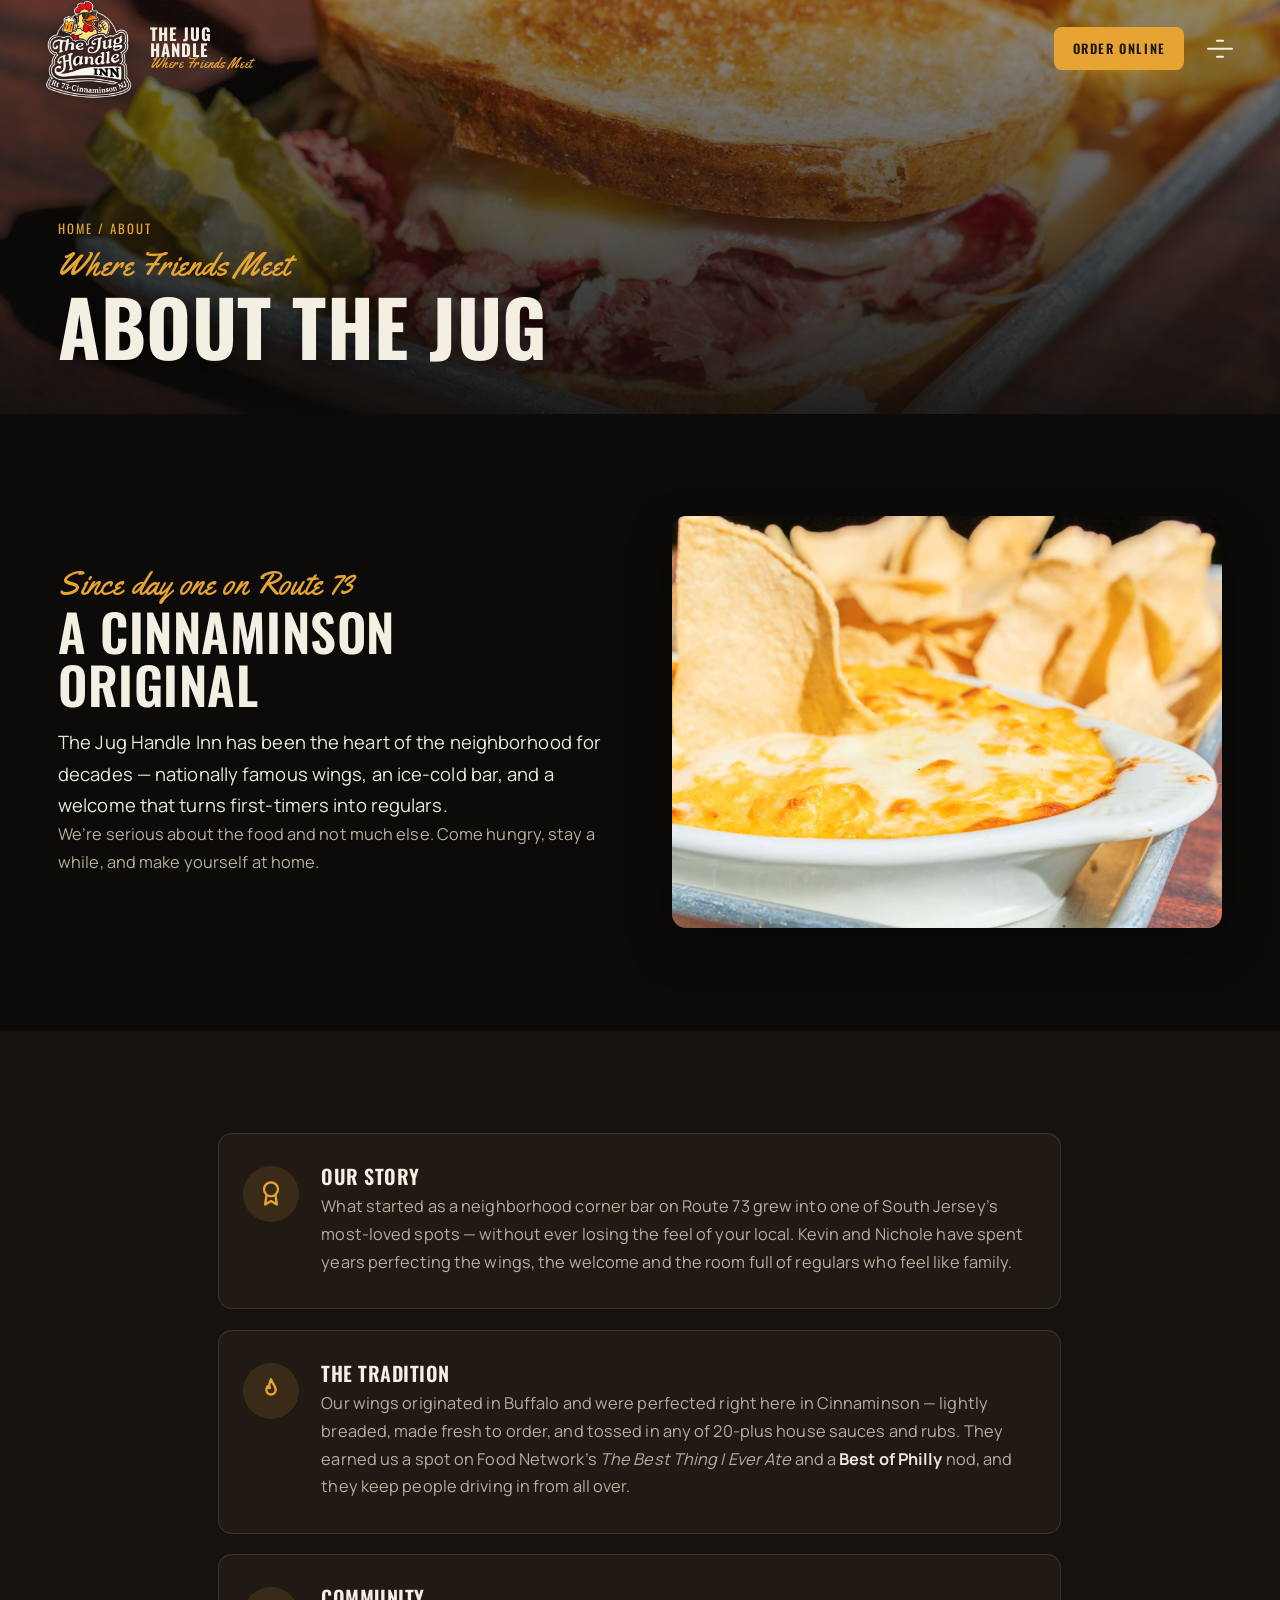
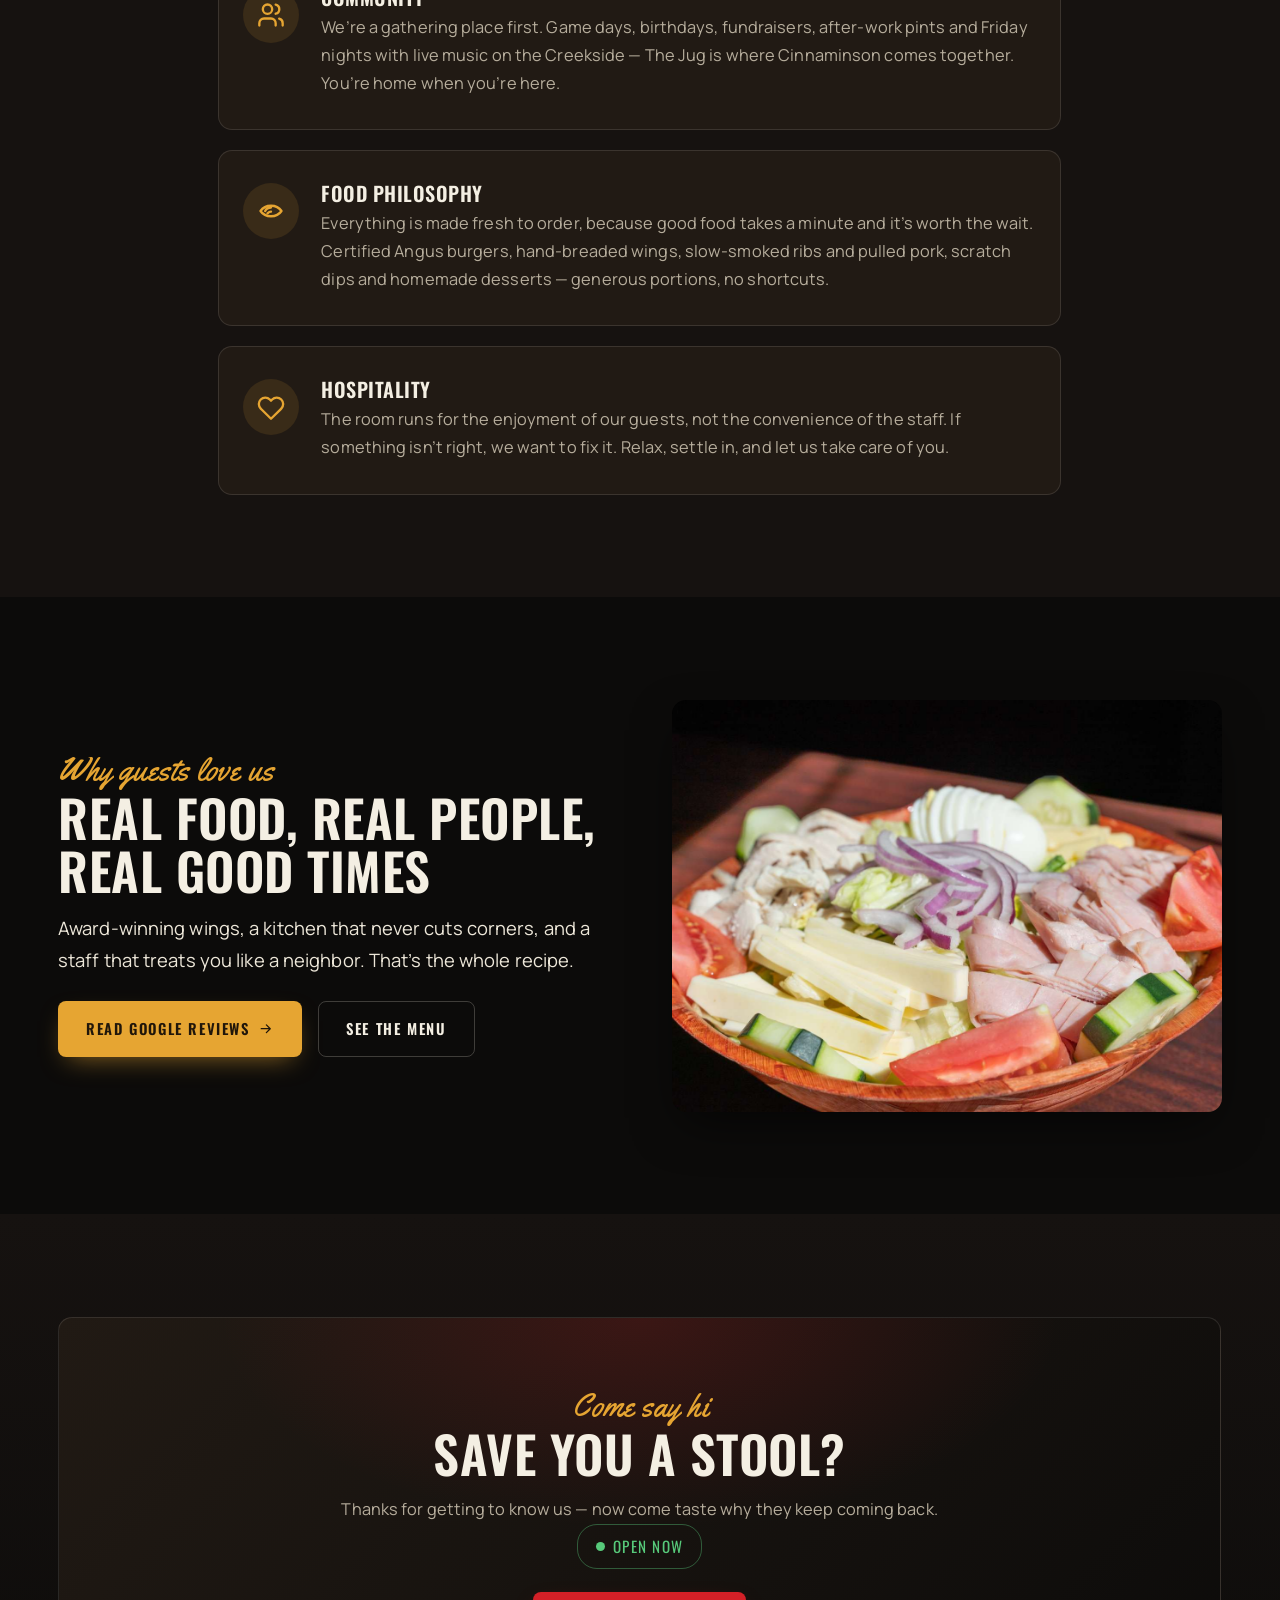
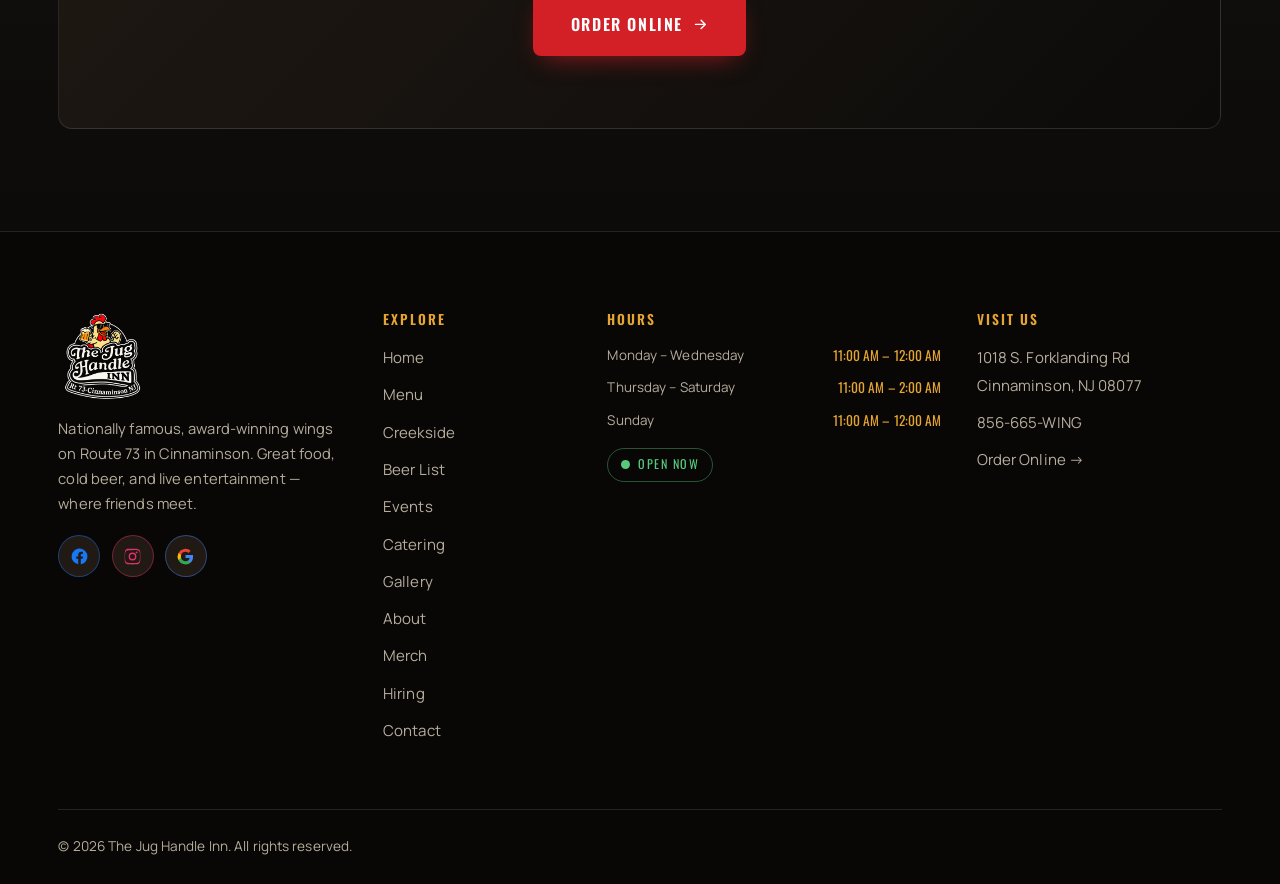
<file: about.html>
<!DOCTYPE html>
<html lang="en" class="no-js">
<head>
  <meta charset="UTF-8">
  <script>document.documentElement.classList.remove("no-js");document.documentElement.classList.add("js");</script>
  <meta name="viewport" content="width=device-width, initial-scale=1.0">
  <title>About | The Jug Handle Inn — Cinnaminson&amp;rsquo;s Home for Wings &amp; Cold Beer</title>
  <meta name="description" content="The story of The Jug Handle Inn: a Cinnaminson original on Route 73 with nationally famous, award-winning wings, made-fresh food, and a welcome that turns first-timers into regulars.">
  <link rel="canonical" href="https://digitaloneweb.github.io/theJugHandleInn/about.html">
  <meta name="theme-color" content="#0c0b0a">

  <!-- Open Graph -->
  <meta property="og:type" content="restaurant">
  <meta property="og:site_name" content="The Jug Handle Inn">
  <meta property="og:title" content="About | The Jug Handle Inn — Cinnaminson&amp;rsquo;s Home for Wings &amp; Cold Beer">
  <meta property="og:description" content="The story of The Jug Handle Inn: a Cinnaminson original on Route 73 with nationally famous, award-winning wings, made-fresh food, and a welcome that turns first-timers into regulars.">
  <meta property="og:url" content="https://digitaloneweb.github.io/theJugHandleInn/about.html">
  <meta property="og:image" content="https://digitaloneweb.github.io/theJugHandleInn/assets/images/logo/og-image.png">

  <!-- Twitter -->
  <meta name="twitter:card" content="summary_large_image">
  <meta name="twitter:title" content="About | The Jug Handle Inn — Cinnaminson&amp;rsquo;s Home for Wings &amp; Cold Beer">
  <meta name="twitter:description" content="The story of The Jug Handle Inn: a Cinnaminson original on Route 73 with nationally famous, award-winning wings, made-fresh food, and a welcome that turns first-timers into regulars.">
  <meta name="twitter:image" content="https://digitaloneweb.github.io/theJugHandleInn/assets/images/logo/og-image.png">

  <!-- Favicons -->
  <link rel="icon" type="image/png" sizes="32x32" href="assets/images/logo/favicon-32.png">
  <link rel="apple-touch-icon" href="assets/images/logo/favicon-180.png">

  <!-- Fonts -->
  <link rel="preconnect" href="https://fonts.googleapis.com">
  <link rel="preconnect" href="https://fonts.gstatic.com" crossorigin>
  <link href="https://fonts.googleapis.com/css2?family=Oswald:wght@300;400;500;600;700&family=Manrope:wght@400;500;600;700;800&family=Yellowtail&display=swap" rel="stylesheet">

  <link rel="stylesheet" href="assets/css/style.css?v=20260630d">

  <script type="application/ld+json">{
  "@context":"https://schema.org",
  "@type":"Restaurant",
  "name":"The Jug Handle Inn",
  "image":"https://digitaloneweb.github.io/theJugHandleInn/assets/images/logo/og-image.png",
  "@id":"https://digitaloneweb.github.io/theJugHandleInn",
  "url":"https://digitaloneweb.github.io/theJugHandleInn",
  "telephone":"856-665-8696",
  "priceRange":"$$",
  "servesCuisine":["American","Bar & Grill","Wings","Burgers"],
  "address":{"@type":"PostalAddress","streetAddress":"1018 S. Forklanding Rd","addressLocality":"Cinnaminson","addressRegion":"NJ","postalCode":"08077","addressCountry":"US"},
  "geo":{"@type":"GeoCoordinates","latitude":39.9912,"longitude":-74.9876},
  "openingHoursSpecification":[
    {"@type":"OpeningHoursSpecification","dayOfWeek":["Monday","Tuesday","Wednesday","Sunday"],"opens":"11:00","closes":"00:00"},
    {"@type":"OpeningHoursSpecification","dayOfWeek":["Thursday","Friday","Saturday"],"opens":"11:00","closes":"02:00"}
  ],
  "sameAs":["https://www.facebook.com/TheJugHandleInn/","https://www.instagram.com/thejughandleinn/"]
}</script>
  
</head>
<body>
<a class="skip-link" href="#main">Skip to content</a>
<header class="site-header">
  <nav class="nav container" aria-label="Primary">
    <a class="nav__brand" href="index.html" aria-label="The Jug Handle Inn home">
      <img src="assets/images/logo/logo.png" alt="The Jug Handle Inn logo — a rooster in sunglasses holding a beer">
      <span class="nav__brand-text">The Jug<br>Handle<small>Where Friends Meet</small></span>
    </a>

    <div class="nav__links" id="nav-links">
        <a href="index.html">Home</a>
        <a href="menu.html">Menu</a>
        <a href="creekside.html">Creekside</a>
        <a href="beer-list.html">Beer List</a>
        <a href="events.html">Events</a>
        <a href="catering.html">Catering</a>
        <a href="gallery.html">Gallery</a>
        <a href="about.html" aria-current="page">About</a>
        <a href="merchandise.html">Merch</a>
        <a href="hiring.html">Hiring</a>
        <a href="contact.html">Contact</a>
    </div>

    <div class="nav__actions">
      <span class="status" data-status aria-live="polite">
        <span class="status__dot"></span><span class="status__text">Checking…</span>
      </span>
      <a class="btn btn--gold btn--sm" href="https://online.skytab.com/7696057f402aea3ac30bc4868bea2866/order-settings" target="_blank" rel="noopener">Order Online</a>
      <button class="nav__toggle" aria-label="Toggle menu" aria-expanded="false" aria-controls="nav-links">
        <span></span>
      </button>
    </div>
  </nav>
</header>
<main id="main">

<section class="page-hero">
  <img src="assets/images/general/about-hero.jpg" alt="The Jug Handle Inn on Route 73" class="page-hero__bg" loading="eager" >
  <div class="container page-hero__inner" data-reveal>
    <p class="breadcrumb"><a href="index.html">Home</a> / About</p>
    <span class="eyebrow">Where Friends Meet</span>
    <h1>About The Jug</h1>
  </div>
</section>

<section class="section">
  <div class="container split">
    <div class="split__body" data-reveal>
      <span class="eyebrow">Since day one on Route 73</span>
      <h2>A Cinnaminson original</h2>
      <p class="lead">The Jug Handle Inn has been the heart of the neighborhood for decades — nationally famous wings, an ice-cold bar, and a welcome that turns first-timers into regulars.</p>
      <p>We&rsquo;re serious about the food and not much else. Come hungry, stay a while, and make yourself at home.</p>
    </div>
    <div class="split__media" data-reveal data-reveal-delay="1"><img src="assets/images/general/about-1.jpg" alt="The bar at The Jug Handle Inn" class="" loading="lazy" ></div>
  </div>
</section>

<section class="section section--wood">
  <div class="container" style="max-width:920px">
    <div class="feature-list"><article class="feature feature--row" data-reveal data-reveal-delay="0"><span class="feature__ico"><svg viewBox="0 0 24 24" fill="none" stroke="currentColor" stroke-width="2" stroke-linecap="round" stroke-linejoin="round"><circle cx="12" cy="8" r="6"/><path d="m8.2 13-1.2 8L12 18l5 3-1.2-8"/></svg></span><div><h3>Our Story</h3><p>What started as a neighborhood corner bar on Route 73 grew into one of South Jersey&rsquo;s most-loved spots — without ever losing the feel of your local. Kevin and Nichole have spent years perfecting the wings, the welcome and the room full of regulars who feel like family.</p></div></article><article class="feature feature--row" data-reveal data-reveal-delay="1"><span class="feature__ico"><svg viewBox="0 0 24 24" fill="none" stroke="currentColor" stroke-width="2" stroke-linecap="round" stroke-linejoin="round"><path d="M12 2c1 4 4 5 4 9a4 4 0 0 1-8 0c0-1 .4-2 1-3 .3 1 1 1.5 2 1.5C10 7 11 4 12 2Z"/></svg></span><div><h3>The Tradition</h3><p>Our wings originated in Buffalo and were perfected right here in Cinnaminson — lightly breaded, made fresh to order, and tossed in any of 20-plus house sauces and rubs. They earned us a spot on Food Network&rsquo;s <em>The Best Thing I Ever Ate</em> and a <strong>Best of Philly</strong> nod, and they keep people driving in from all over.</p></div></article><article class="feature feature--row" data-reveal data-reveal-delay="2"><span class="feature__ico"><svg viewBox="0 0 24 24" fill="none" stroke="currentColor" stroke-width="2" stroke-linecap="round" stroke-linejoin="round"><path d="M16 21v-2a4 4 0 0 0-4-4H6a4 4 0 0 0-4 4v2"/><circle cx="9" cy="7" r="4"/><path d="M22 21v-2a4 4 0 0 0-3-3.9M16 3.1a4 4 0 0 1 0 7.8"/></svg></span><div><h3>Community</h3><p>We&rsquo;re a gathering place first. Game days, birthdays, fundraisers, after-work pints and Friday nights with live music on the Creekside — The Jug is where Cinnaminson comes together. You&rsquo;re home when you&rsquo;re here.</p></div></article><article class="feature feature--row" data-reveal data-reveal-delay="0"><span class="feature__ico"><svg viewBox="0 0 24 24" fill="none" stroke="currentColor" stroke-width="2" stroke-linecap="round" stroke-linejoin="round"><path d="M3 12c4-6 14-6 18 0-4 6-14 6-18 0Z"/><path d="M7 12c1-2 3-3 5-3M9 14c1-1 2-1.5 3-1.5"/></svg></span><div><h3>Food Philosophy</h3><p>Everything is made fresh to order, because good food takes a minute and it&rsquo;s worth the wait. Certified Angus burgers, hand-breaded wings, slow-smoked ribs and pulled pork, scratch dips and homemade desserts — generous portions, no shortcuts.</p></div></article><article class="feature feature--row" data-reveal data-reveal-delay="1"><span class="feature__ico"><svg viewBox="0 0 24 24" fill="none" stroke="currentColor" stroke-width="2" stroke-linecap="round" stroke-linejoin="round"><path d="M20.8 5.6a5.5 5.5 0 0 0-7.8 0L12 6.6l-1-1a5.5 5.5 0 0 0-7.8 7.8l1 1 7.8 7.7 7.8-7.7 1-1a5.5 5.5 0 0 0 0-7.8Z"/></svg></span><div><h3>Hospitality</h3><p>The room runs for the enjoyment of our guests, not the convenience of the staff. If something isn&rsquo;t right, we want to fix it. Relax, settle in, and let us take care of you.</p></div></article></div>
  </div>
</section>

<section class="section">
  <div class="container split split--reverse">
    <div class="split__media" data-reveal><img src="assets/images/general/about-2.jpg" alt="Live music on the Creekside" class="" loading="lazy" ></div>
    <div class="split__body" data-reveal data-reveal-delay="1">
      <span class="eyebrow">Why guests love us</span>
      <h2>Real food, real people, real&nbsp;good&nbsp;times</h2>
      <p class="lead">Award-winning wings, a kitchen that never cuts corners, and a staff that treats you like a neighbor. That&rsquo;s the whole recipe.</p>
      <div class="hero__cta" style="margin-top:1.6rem">
        <a class="btn btn--gold" href="https://share.google/TAHXh9fkQX0eW2FaK" target="_blank" rel="noopener">Read Google Reviews <svg viewBox="0 0 24 24" fill="none" stroke="currentColor" stroke-width="2" stroke-linecap="round" stroke-linejoin="round"><path d="M5 12h14M13 6l6 6-6 6"/></svg></a>
        <a class="btn btn--ghost" href="menu.html">See the Menu</a>
      </div>
    </div>
  </div>
</section>

<section class="section section--wood2">
  <div class="container"><div class="callout" data-reveal>
    <span class="eyebrow">Come say hi</span>
    <h2>Save you a stool?</h2>
    <p class="measure mx-auto">Thanks for getting to know us — now come taste why they keep coming back. <span class="status status--lg" data-status><span class="status__dot"></span><span class="status__text">Checking…</span></span></p>
    <a class="btn btn--primary btn--lg" href="https://online.skytab.com/7696057f402aea3ac30bc4868bea2866/order-settings" target="_blank" rel="noopener">Order Online <svg viewBox="0 0 24 24" fill="none" stroke="currentColor" stroke-width="2" stroke-linecap="round" stroke-linejoin="round"><path d="M5 12h14M13 6l6 6-6 6"/></svg></a>
  </div></div>
</section>

</main>
<footer class="site-footer">
  <div class="container">
    <div class="footer-grid">
      <div class="footer-brand">
        <img src="assets/images/logo/logo.png" alt="The Jug Handle Inn logo">
        <p>Nationally famous, award-winning wings on Route 73 in Cinnaminson. Great food, cold beer, and live entertainment — where friends meet.</p>
        <div class="socials">
          <a href="https://www.facebook.com/TheJugHandleInn/" target="_blank" rel="noopener" aria-label="Facebook"><svg viewBox="0 0 24 24" fill="currentColor" aria-hidden="true"><path d="M22 12a10 10 0 1 0-11.6 9.9v-7H7.9V12h2.5V9.8c0-2.5 1.5-3.9 3.8-3.9 1.1 0 2.2.2 2.2.2v2.5h-1.2c-1.2 0-1.6.8-1.6 1.6V12h2.7l-.4 2.9h-2.3v7A10 10 0 0 0 22 12Z"/></svg></a>
          <a href="https://www.instagram.com/thejughandleinn/" target="_blank" rel="noopener" aria-label="Instagram"><svg viewBox="0 0 24 24" fill="currentColor" aria-hidden="true"><path d="M12 2.2c3.2 0 3.6 0 4.9.1 1.2.1 1.8.3 2.2.4.6.2 1 .5 1.4.9.4.4.7.8.9 1.4.2.5.4 1.1.4 2.2.1 1.3.1 1.7.1 4.9s0 3.6-.1 4.9c-.1 1.2-.3 1.8-.4 2.2-.2.6-.5 1-.9 1.4-.4.4-.8.7-1.4.9-.5.2-1.1.4-2.2.4-1.3.1-1.7.1-4.9.1s-3.6 0-4.9-.1c-1.2-.1-1.8-.3-2.2-.4-.6-.2-1-.5-1.4-.9-.4-.4-.7-.8-.9-1.4-.2-.5-.4-1.1-.4-2.2C2.2 15.6 2.2 15.2 2.2 12s0-3.6.1-4.9c.1-1.2.3-1.8.4-2.2.2-.6.5-1 .9-1.4.4-.4.8-.7 1.4-.9.5-.2 1.1-.4 2.2-.4C8.4 2.2 8.8 2.2 12 2.2Zm0 1.8c-3.1 0-3.5 0-4.7.1-1.1.1-1.7.2-2.1.4-.5.2-.9.4-1.3.8-.4.4-.6.8-.8 1.3-.2.4-.3 1-.4 2.1C2.6 9.7 2.6 10.1 2.6 12s0 2.3.1 3.5c.1 1.1.2 1.7.4 2.1.2.5.4.9.8 1.3.4.4.8.6 1.3.8.4.2 1 .3 2.1.4 1.2.1 1.6.1 4.7.1s3.5 0 4.7-.1c1.1-.1 1.7-.2 2.1-.4.5-.2.9-.4 1.3-.8.4-.4.6-.8.8-1.3.2-.4.3-1 .4-2.1.1-1.2.1-1.6.1-3.5s0-2.3-.1-3.5c-.1-1.1-.2-1.7-.4-2.1-.2-.5-.4-.9-.8-1.3-.4-.4-.8-.6-1.3-.8-.4-.2-1-.3-2.1-.4C15.5 4 15.1 4 12 4Zm0 3.1A4.9 4.9 0 1 1 7.1 12 4.9 4.9 0 0 1 12 7.1Zm0 8.1A3.2 3.2 0 1 0 8.8 12 3.2 3.2 0 0 0 12 15.2Zm6.3-8.3a1.15 1.15 0 1 1-1.15-1.15A1.15 1.15 0 0 1 18.3 6.9Z"/></svg></a>
          <a href="https://share.google/TAHXh9fkQX0eW2FaK" target="_blank" rel="noopener" aria-label="Google Reviews"><svg viewBox="0 0 24 24" fill="currentColor" aria-hidden="true"><path d="M21.6 12.2c0-.7-.1-1.4-.2-2H12v3.8h5.4a4.6 4.6 0 0 1-2 3v2.5h3.2c1.9-1.7 3-4.3 3-7.3Z"/><path d="M12 22c2.7 0 5-.9 6.6-2.4l-3.2-2.5c-.9.6-2 .9-3.4.9-2.6 0-4.8-1.7-5.6-4.1H3.1v2.6A10 10 0 0 0 12 22Z"/><path d="M6.4 13.9a6 6 0 0 1 0-3.8V7.5H3.1a10 10 0 0 0 0 9l3.3-2.6Z"/><path d="M12 6.1c1.5 0 2.8.5 3.8 1.5l2.8-2.8A10 10 0 0 0 3.1 7.5l3.3 2.6C7.2 7.7 9.4 6.1 12 6.1Z"/></svg></a>
        </div>
      </div>

      <div class="footer-col">
        <h4>EXPLORE</h4>
        <ul>
          <li><a href="index.html">Home</a></li>
          <li><a href="menu.html">Menu</a></li>
          <li><a href="creekside.html">Creekside</a></li>
          <li><a href="beer-list.html">Beer List</a></li>
          <li><a href="events.html">Events</a></li>
          <li><a href="catering.html">Catering</a></li>
          <li><a href="gallery.html">Gallery</a></li>
          <li><a href="about.html">About</a></li>
          <li><a href="merchandise.html">Merch</a></li>
          <li><a href="hiring.html">Hiring</a></li>
          <li><a href="contact.html">Contact</a></li>
        </ul>
      </div>

      <div class="footer-col">
        <h4>HOURS</h4>
        <ul class="footer-hours">
          <li><span>Monday – Wednesday</span><span>11:00 AM – 12:00 AM</span></li>
          <li><span>Thursday – Saturday</span><span>11:00 AM – 2:00 AM</span></li>
          <li><span>Sunday</span><span>11:00 AM – 12:00 AM</span></li>
        </ul>
        <p style="margin-top:1rem">
          <span class="status" data-status><span class="status__dot"></span><span class="status__text">Checking…</span></span>
        </p>
      </div>

      <div class="footer-col">
        <h4>VISIT US</h4>
        <ul>
          <li><a href="https://maps.app.goo.gl/6b174tuCh4UDP8sJ7" target="_blank" rel="noopener">1018 S. Forklanding Rd<br>Cinnaminson, NJ 08077</a></li>
          <li><a href="tel:+18566659464">856-665-WING</a></li>
          <li><a href="https://online.skytab.com/7696057f402aea3ac30bc4868bea2866/order-settings" target="_blank" rel="noopener">Order Online &rarr;</a></li>
        </ul>
      </div>
    </div>

    <div class="footer-bottom">
      <p>&copy; <span data-year>2026</span> The Jug Handle Inn. All rights reserved.</p>
    </div>
  </div>
</footer>

<button class="to-top" aria-label="Back to top"><svg viewBox="0 0 24 24" fill="none" stroke="currentColor" stroke-width="2.4" stroke-linecap="round" stroke-linejoin="round"><path d="M12 19V5M6 11l6-6 6 6"/></svg></button>
<script src="assets/js/main.js?v=20260630d"></script>
</body>
</html>
</file>
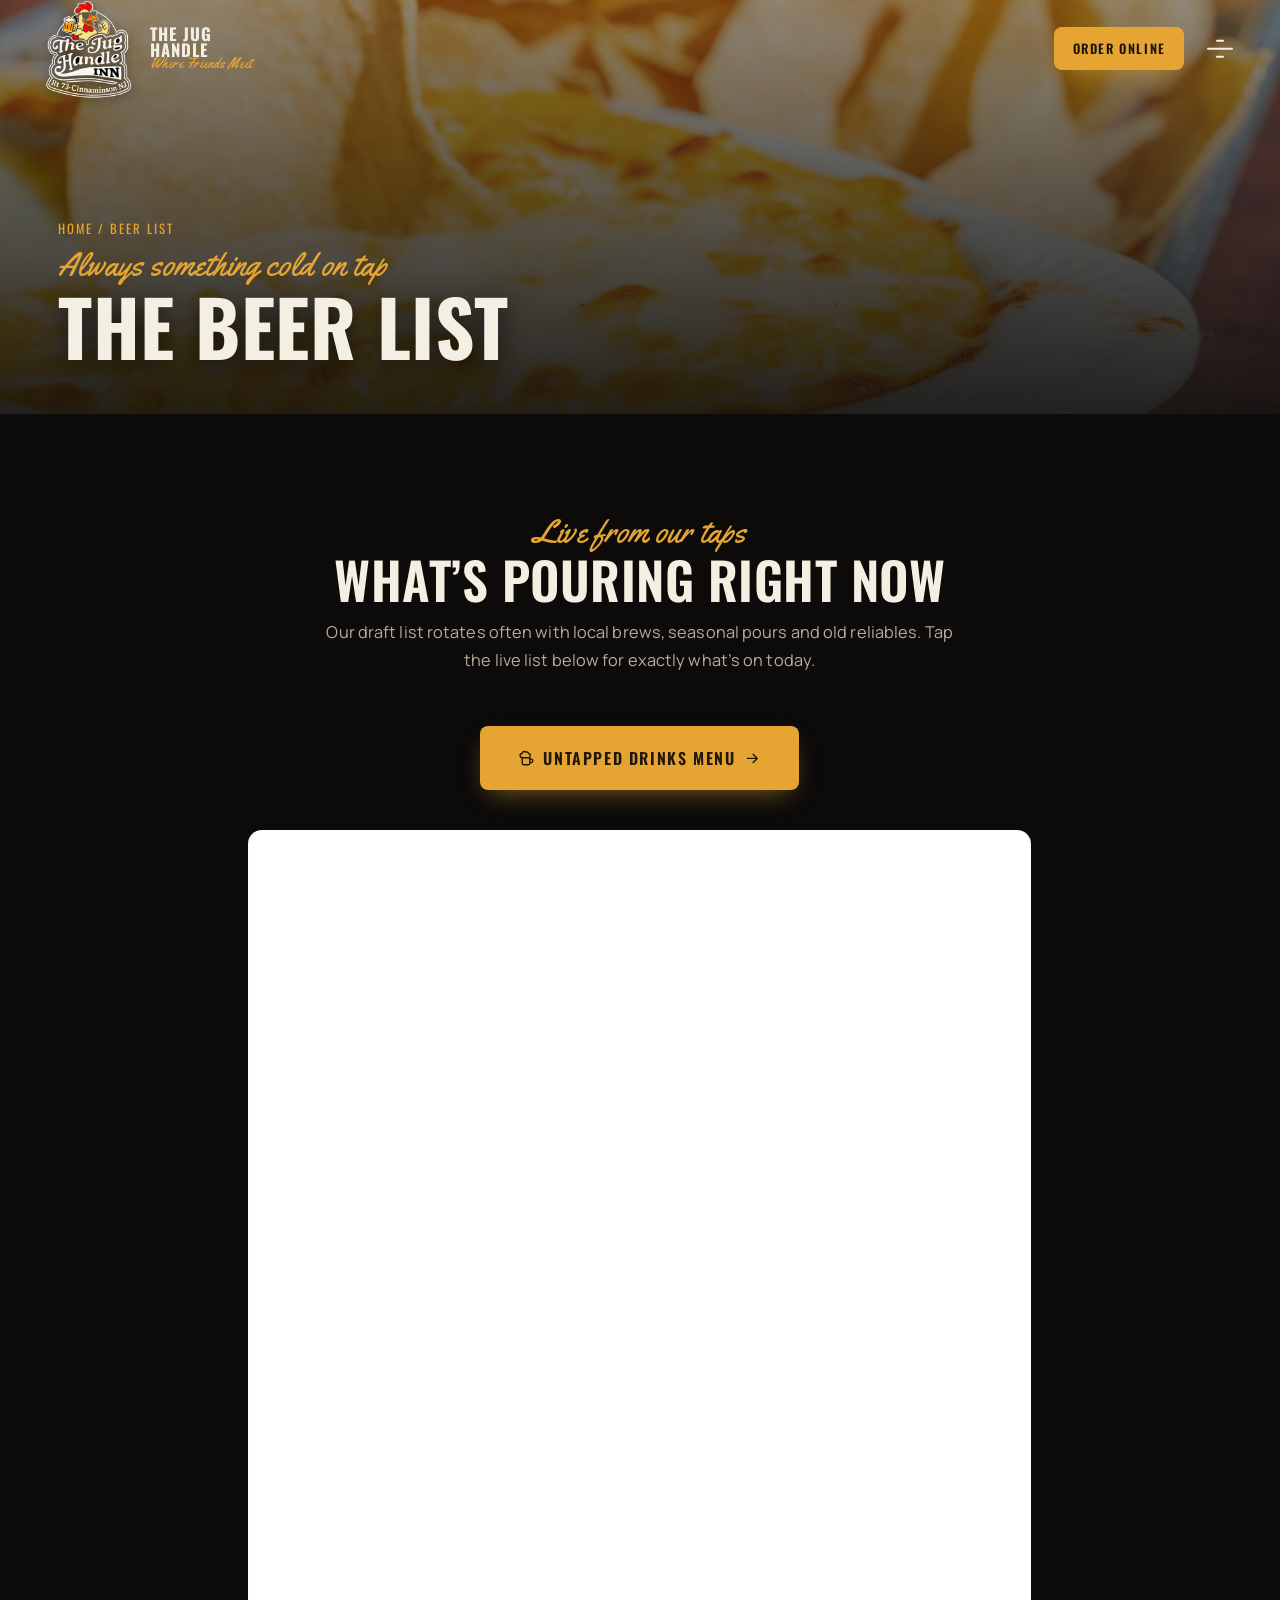
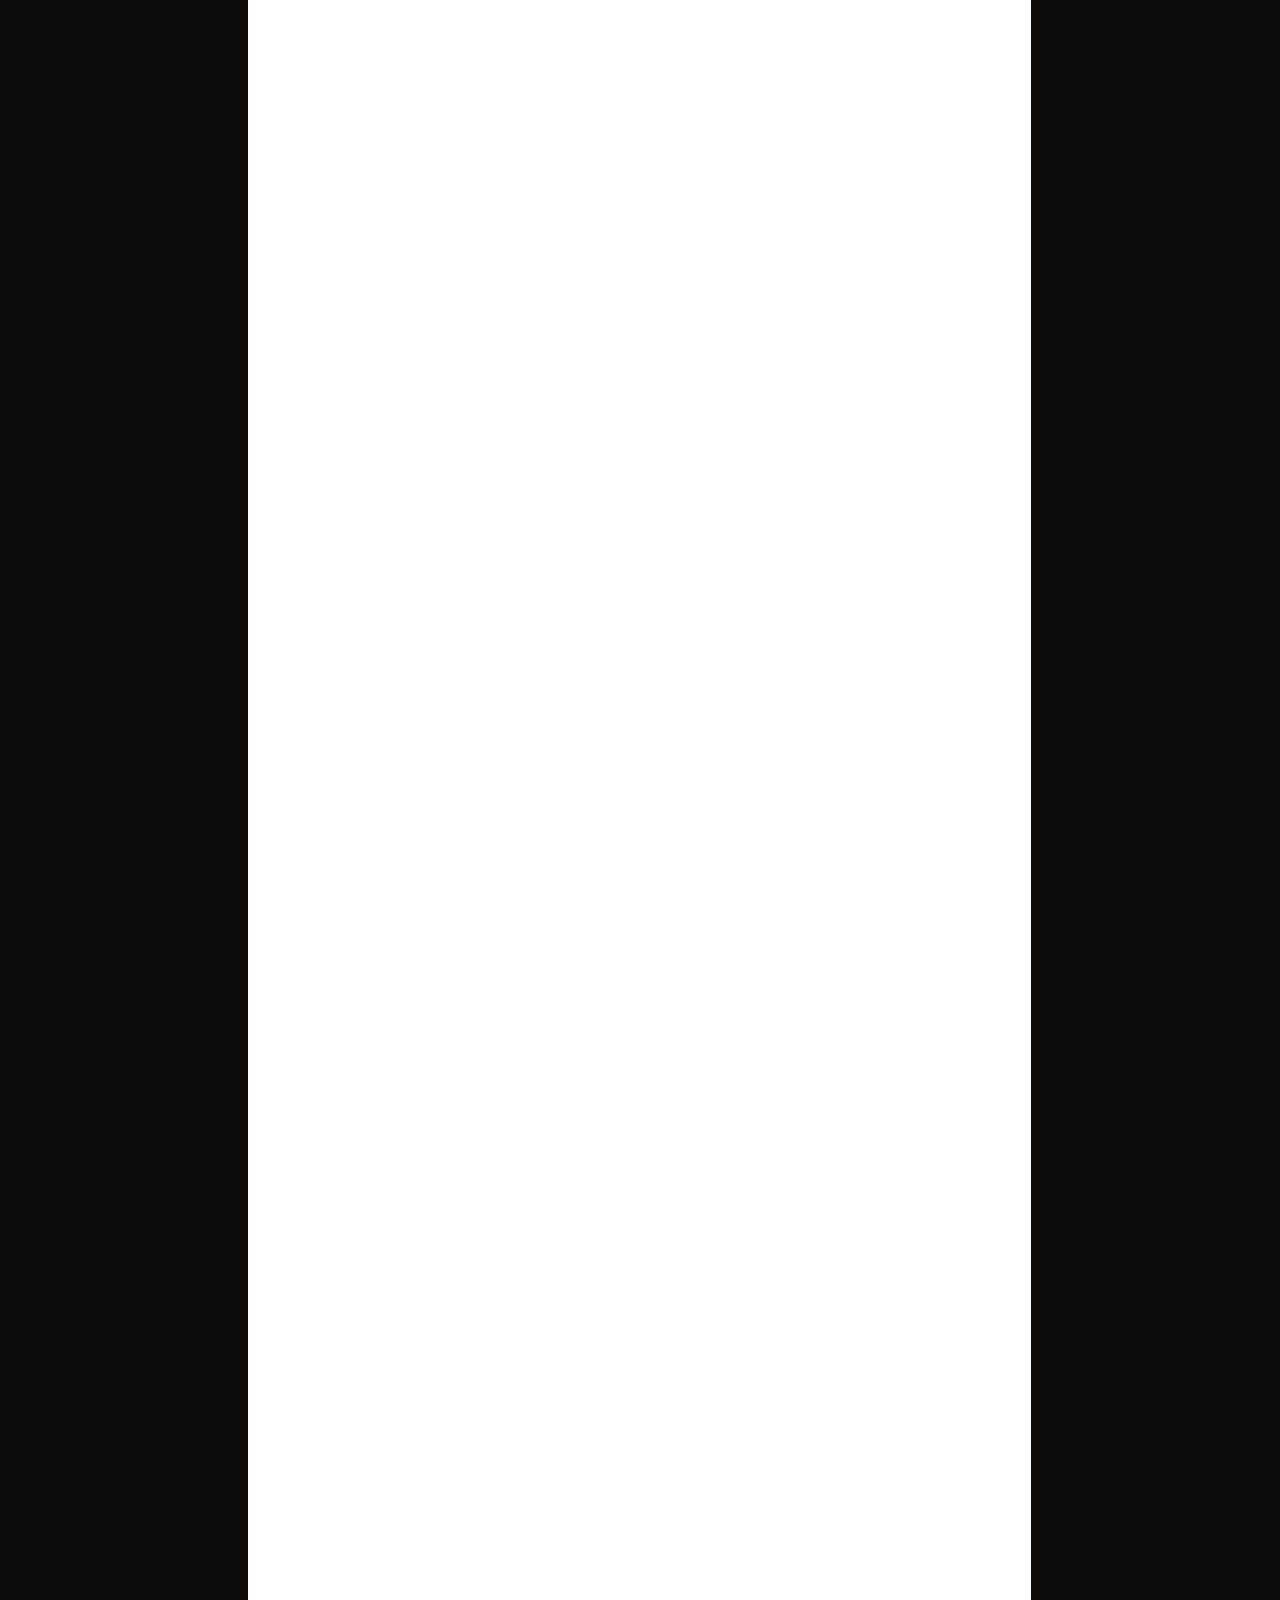
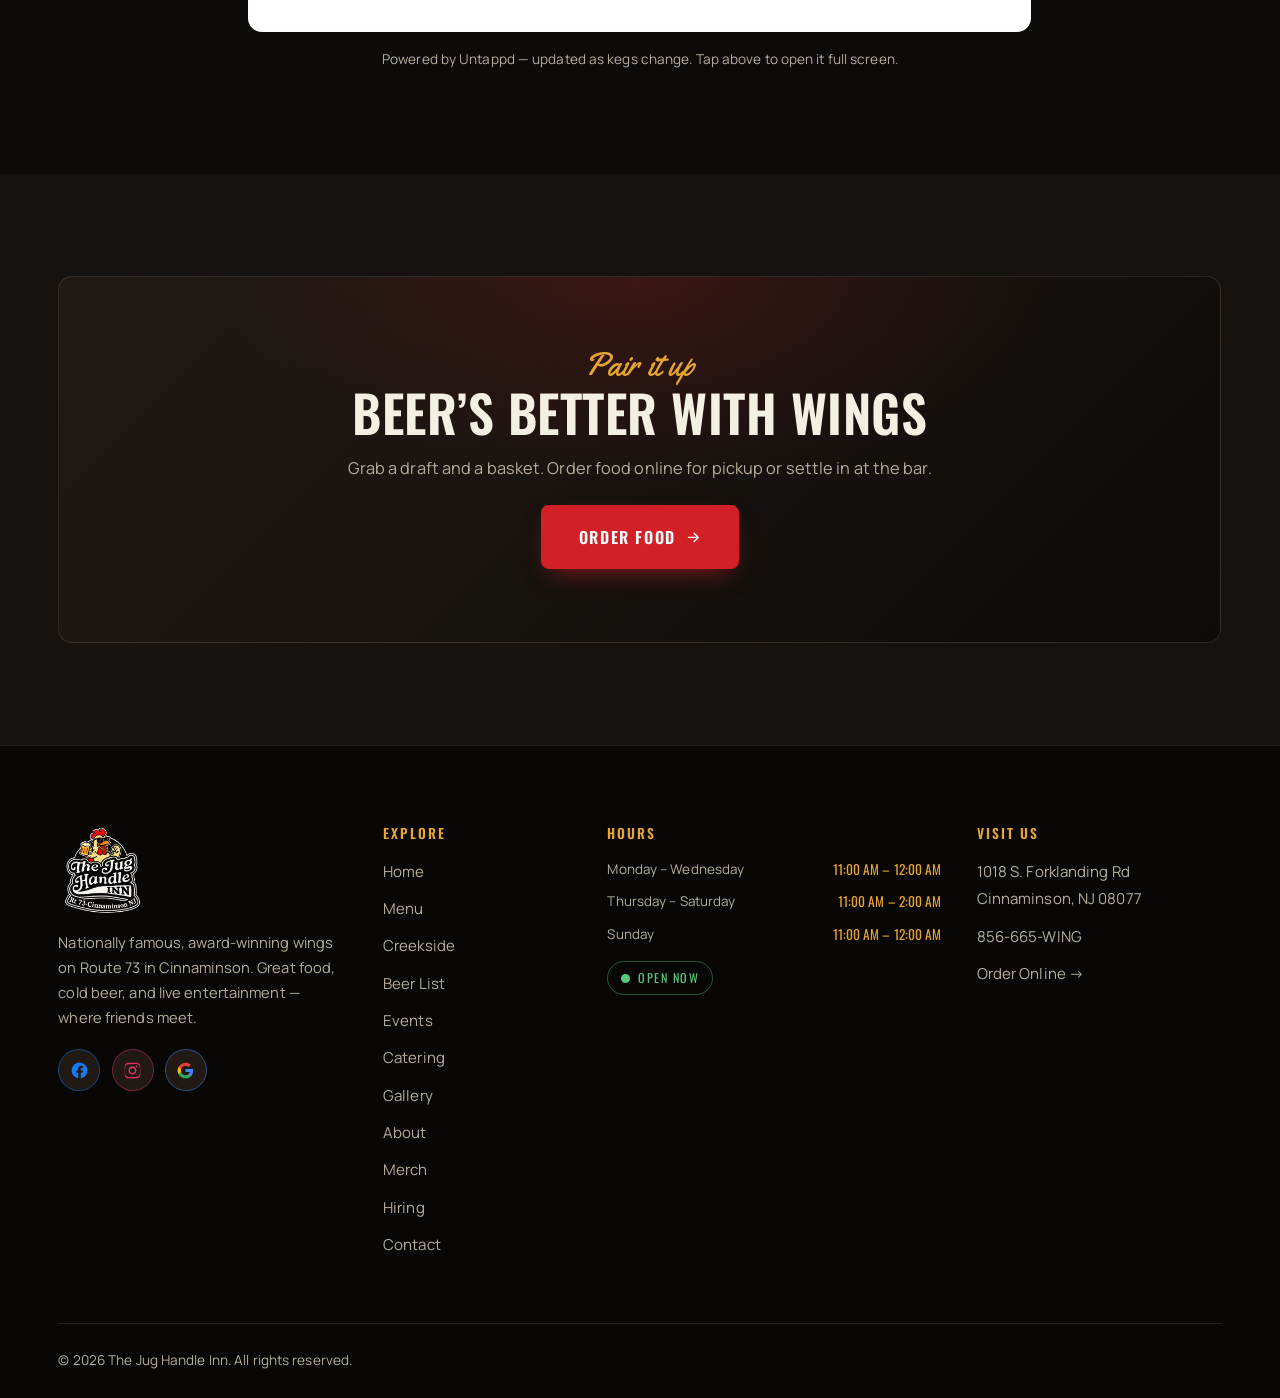
<file: beer-list.html>
<!DOCTYPE html>
<html lang="en" class="no-js">
<head>
  <meta charset="UTF-8">
  <script>document.documentElement.classList.remove("no-js");document.documentElement.classList.add("js");</script>
  <meta name="viewport" content="width=device-width, initial-scale=1.0">
  <title>Beer List | The Jug Handle Inn — Cold Drafts in Cinnaminson, NJ</title>
  <meta name="description" content="See what&#x27;s pouring at The Jug Handle Inn. Our rotating draft list features local brews, seasonal pours and classics — view the live beer list updated as kegs change.">
  <link rel="canonical" href="https://digitaloneweb.github.io/theJugHandleInn/beer-list.html">
  <meta name="theme-color" content="#0c0b0a">

  <!-- Open Graph -->
  <meta property="og:type" content="restaurant">
  <meta property="og:site_name" content="The Jug Handle Inn">
  <meta property="og:title" content="Beer List | The Jug Handle Inn — Cold Drafts in Cinnaminson, NJ">
  <meta property="og:description" content="See what&#x27;s pouring at The Jug Handle Inn. Our rotating draft list features local brews, seasonal pours and classics — view the live beer list updated as kegs change.">
  <meta property="og:url" content="https://digitaloneweb.github.io/theJugHandleInn/beer-list.html">
  <meta property="og:image" content="https://digitaloneweb.github.io/theJugHandleInn/assets/images/logo/og-image.png">

  <!-- Twitter -->
  <meta name="twitter:card" content="summary_large_image">
  <meta name="twitter:title" content="Beer List | The Jug Handle Inn — Cold Drafts in Cinnaminson, NJ">
  <meta name="twitter:description" content="See what&#x27;s pouring at The Jug Handle Inn. Our rotating draft list features local brews, seasonal pours and classics — view the live beer list updated as kegs change.">
  <meta name="twitter:image" content="https://digitaloneweb.github.io/theJugHandleInn/assets/images/logo/og-image.png">

  <!-- Favicons -->
  <link rel="icon" type="image/png" sizes="32x32" href="assets/images/logo/favicon-32.png">
  <link rel="apple-touch-icon" href="assets/images/logo/favicon-180.png">

  <!-- Fonts -->
  <link rel="preconnect" href="https://fonts.googleapis.com">
  <link rel="preconnect" href="https://fonts.gstatic.com" crossorigin>
  <link href="https://fonts.googleapis.com/css2?family=Oswald:wght@300;400;500;600;700&family=Manrope:wght@400;500;600;700;800&family=Yellowtail&display=swap" rel="stylesheet">

  <link rel="stylesheet" href="assets/css/style.css?v=20260630d">

  <script type="application/ld+json">{
  "@context":"https://schema.org",
  "@type":"Restaurant",
  "name":"The Jug Handle Inn",
  "image":"https://digitaloneweb.github.io/theJugHandleInn/assets/images/logo/og-image.png",
  "@id":"https://digitaloneweb.github.io/theJugHandleInn",
  "url":"https://digitaloneweb.github.io/theJugHandleInn",
  "telephone":"856-665-8696",
  "priceRange":"$$",
  "servesCuisine":["American","Bar & Grill","Wings","Burgers"],
  "address":{"@type":"PostalAddress","streetAddress":"1018 S. Forklanding Rd","addressLocality":"Cinnaminson","addressRegion":"NJ","postalCode":"08077","addressCountry":"US"},
  "geo":{"@type":"GeoCoordinates","latitude":39.9912,"longitude":-74.9876},
  "openingHoursSpecification":[
    {"@type":"OpeningHoursSpecification","dayOfWeek":["Monday","Tuesday","Wednesday","Sunday"],"opens":"11:00","closes":"00:00"},
    {"@type":"OpeningHoursSpecification","dayOfWeek":["Thursday","Friday","Saturday"],"opens":"11:00","closes":"02:00"}
  ],
  "sameAs":["https://www.facebook.com/TheJugHandleInn/","https://www.instagram.com/thejughandleinn/"]
}</script>
  
</head>
<body>
<a class="skip-link" href="#main">Skip to content</a>
<header class="site-header">
  <nav class="nav container" aria-label="Primary">
    <a class="nav__brand" href="index.html" aria-label="The Jug Handle Inn home">
      <img src="assets/images/logo/logo.png" alt="The Jug Handle Inn logo — a rooster in sunglasses holding a beer">
      <span class="nav__brand-text">The Jug<br>Handle<small>Where Friends Meet</small></span>
    </a>

    <div class="nav__links" id="nav-links">
        <a href="index.html">Home</a>
        <a href="menu.html">Menu</a>
        <a href="creekside.html">Creekside</a>
        <a href="beer-list.html" aria-current="page">Beer List</a>
        <a href="events.html">Events</a>
        <a href="catering.html">Catering</a>
        <a href="gallery.html">Gallery</a>
        <a href="about.html">About</a>
        <a href="merchandise.html">Merch</a>
        <a href="hiring.html">Hiring</a>
        <a href="contact.html">Contact</a>
    </div>

    <div class="nav__actions">
      <span class="status" data-status aria-live="polite">
        <span class="status__dot"></span><span class="status__text">Checking…</span>
      </span>
      <a class="btn btn--gold btn--sm" href="https://online.skytab.com/7696057f402aea3ac30bc4868bea2866/order-settings" target="_blank" rel="noopener">Order Online</a>
      <button class="nav__toggle" aria-label="Toggle menu" aria-expanded="false" aria-controls="nav-links">
        <span></span>
      </button>
    </div>
  </nav>
</header>
<main id="main">

<section class="page-hero">
  <img src="assets/images/general/beer-hero.jpg" alt="Cold beer on tap" class="page-hero__bg" loading="eager" >
  <div class="container page-hero__inner" data-reveal>
    <p class="breadcrumb"><a href="index.html">Home</a> / Beer List</p>
    <span class="eyebrow">Always something cold on tap</span>
    <h1>The Beer List</h1>
  </div>
</section>

<section class="section">
  <div class="container" style="max-width:860px">
    <div class="section-head center" data-reveal>
      <span class="eyebrow">Live from our taps</span>
      <h2>What&rsquo;s pouring right now</h2>
      <p class="measure">Our draft list rotates often with local brews, seasonal pours and old reliables. Tap the live list below for exactly what&rsquo;s on today.</p>
    </div>

    <div class="text-center" data-reveal style="margin-bottom:2.5rem">
      <a class="btn btn--gold btn--lg" href="https://business.untappd.com/embeds/iframes/5327/17586" target="_blank" rel="noopener"><svg viewBox="0 0 24 24" fill="none" stroke="currentColor" stroke-width="2" stroke-linecap="round" stroke-linejoin="round"><path d="M6 11h11v8a2 2 0 0 1-2 2H8a2 2 0 0 1-2-2Z"/><path d="M17 13h2a2 2 0 0 1 2 2v1a2 2 0 0 1-2 2h-2"/><path d="M6 11a3 3 0 0 1 0-6 3 3 0 0 1 5-2 3 3 0 0 1 4 2 2.5 2.5 0 0 1 2 4"/></svg> Untapped Drinks Menu <svg viewBox="0 0 24 24" fill="none" stroke="currentColor" stroke-width="2" stroke-linecap="round" stroke-linejoin="round"><path d="M5 12h14M13 6l6 6-6 6"/></svg></a>
    </div>

    <div class="embed-frame" data-reveal>
      <iframe title="The Jug Handle Inn live beer list" src="https://business.untappd.com/embeds/iframes/5327/17586" loading="lazy"></iframe>
    </div>
    <script src="https://business.untappd.com/embeds/iframes/5327/17586/init" type="text/javascript"></script>
    <p class="text-center" style="margin-top:1rem;font-size:.85rem;color:var(--text-soft)">Powered by Untappd — updated as kegs change. Tap above to open it full screen.</p>
  </div>
</section>

<section class="section section--wood">
  <div class="container"><div class="callout" data-reveal>
    <span class="eyebrow">Pair it up</span>
    <h2>Beer&rsquo;s better with wings</h2>
    <p class="measure mx-auto">Grab a draft and a basket. Order food online for pickup or settle in at the bar.</p>
    <a class="btn btn--primary btn--lg" href="https://online.skytab.com/7696057f402aea3ac30bc4868bea2866/order-settings" target="_blank" rel="noopener">Order Food <svg viewBox="0 0 24 24" fill="none" stroke="currentColor" stroke-width="2" stroke-linecap="round" stroke-linejoin="round"><path d="M5 12h14M13 6l6 6-6 6"/></svg></a>
  </div></div>
</section>

</main>
<footer class="site-footer">
  <div class="container">
    <div class="footer-grid">
      <div class="footer-brand">
        <img src="assets/images/logo/logo.png" alt="The Jug Handle Inn logo">
        <p>Nationally famous, award-winning wings on Route 73 in Cinnaminson. Great food, cold beer, and live entertainment — where friends meet.</p>
        <div class="socials">
          <a href="https://www.facebook.com/TheJugHandleInn/" target="_blank" rel="noopener" aria-label="Facebook"><svg viewBox="0 0 24 24" fill="currentColor" aria-hidden="true"><path d="M22 12a10 10 0 1 0-11.6 9.9v-7H7.9V12h2.5V9.8c0-2.5 1.5-3.9 3.8-3.9 1.1 0 2.2.2 2.2.2v2.5h-1.2c-1.2 0-1.6.8-1.6 1.6V12h2.7l-.4 2.9h-2.3v7A10 10 0 0 0 22 12Z"/></svg></a>
          <a href="https://www.instagram.com/thejughandleinn/" target="_blank" rel="noopener" aria-label="Instagram"><svg viewBox="0 0 24 24" fill="currentColor" aria-hidden="true"><path d="M12 2.2c3.2 0 3.6 0 4.9.1 1.2.1 1.8.3 2.2.4.6.2 1 .5 1.4.9.4.4.7.8.9 1.4.2.5.4 1.1.4 2.2.1 1.3.1 1.7.1 4.9s0 3.6-.1 4.9c-.1 1.2-.3 1.8-.4 2.2-.2.6-.5 1-.9 1.4-.4.4-.8.7-1.4.9-.5.2-1.1.4-2.2.4-1.3.1-1.7.1-4.9.1s-3.6 0-4.9-.1c-1.2-.1-1.8-.3-2.2-.4-.6-.2-1-.5-1.4-.9-.4-.4-.7-.8-.9-1.4-.2-.5-.4-1.1-.4-2.2C2.2 15.6 2.2 15.2 2.2 12s0-3.6.1-4.9c.1-1.2.3-1.8.4-2.2.2-.6.5-1 .9-1.4.4-.4.8-.7 1.4-.9.5-.2 1.1-.4 2.2-.4C8.4 2.2 8.8 2.2 12 2.2Zm0 1.8c-3.1 0-3.5 0-4.7.1-1.1.1-1.7.2-2.1.4-.5.2-.9.4-1.3.8-.4.4-.6.8-.8 1.3-.2.4-.3 1-.4 2.1C2.6 9.7 2.6 10.1 2.6 12s0 2.3.1 3.5c.1 1.1.2 1.7.4 2.1.2.5.4.9.8 1.3.4.4.8.6 1.3.8.4.2 1 .3 2.1.4 1.2.1 1.6.1 4.7.1s3.5 0 4.7-.1c1.1-.1 1.7-.2 2.1-.4.5-.2.9-.4 1.3-.8.4-.4.6-.8.8-1.3.2-.4.3-1 .4-2.1.1-1.2.1-1.6.1-3.5s0-2.3-.1-3.5c-.1-1.1-.2-1.7-.4-2.1-.2-.5-.4-.9-.8-1.3-.4-.4-.8-.6-1.3-.8-.4-.2-1-.3-2.1-.4C15.5 4 15.1 4 12 4Zm0 3.1A4.9 4.9 0 1 1 7.1 12 4.9 4.9 0 0 1 12 7.1Zm0 8.1A3.2 3.2 0 1 0 8.8 12 3.2 3.2 0 0 0 12 15.2Zm6.3-8.3a1.15 1.15 0 1 1-1.15-1.15A1.15 1.15 0 0 1 18.3 6.9Z"/></svg></a>
          <a href="https://share.google/TAHXh9fkQX0eW2FaK" target="_blank" rel="noopener" aria-label="Google Reviews"><svg viewBox="0 0 24 24" fill="currentColor" aria-hidden="true"><path d="M21.6 12.2c0-.7-.1-1.4-.2-2H12v3.8h5.4a4.6 4.6 0 0 1-2 3v2.5h3.2c1.9-1.7 3-4.3 3-7.3Z"/><path d="M12 22c2.7 0 5-.9 6.6-2.4l-3.2-2.5c-.9.6-2 .9-3.4.9-2.6 0-4.8-1.7-5.6-4.1H3.1v2.6A10 10 0 0 0 12 22Z"/><path d="M6.4 13.9a6 6 0 0 1 0-3.8V7.5H3.1a10 10 0 0 0 0 9l3.3-2.6Z"/><path d="M12 6.1c1.5 0 2.8.5 3.8 1.5l2.8-2.8A10 10 0 0 0 3.1 7.5l3.3 2.6C7.2 7.7 9.4 6.1 12 6.1Z"/></svg></a>
        </div>
      </div>

      <div class="footer-col">
        <h4>EXPLORE</h4>
        <ul>
          <li><a href="index.html">Home</a></li>
          <li><a href="menu.html">Menu</a></li>
          <li><a href="creekside.html">Creekside</a></li>
          <li><a href="beer-list.html">Beer List</a></li>
          <li><a href="events.html">Events</a></li>
          <li><a href="catering.html">Catering</a></li>
          <li><a href="gallery.html">Gallery</a></li>
          <li><a href="about.html">About</a></li>
          <li><a href="merchandise.html">Merch</a></li>
          <li><a href="hiring.html">Hiring</a></li>
          <li><a href="contact.html">Contact</a></li>
        </ul>
      </div>

      <div class="footer-col">
        <h4>HOURS</h4>
        <ul class="footer-hours">
          <li><span>Monday – Wednesday</span><span>11:00 AM – 12:00 AM</span></li>
          <li><span>Thursday – Saturday</span><span>11:00 AM – 2:00 AM</span></li>
          <li><span>Sunday</span><span>11:00 AM – 12:00 AM</span></li>
        </ul>
        <p style="margin-top:1rem">
          <span class="status" data-status><span class="status__dot"></span><span class="status__text">Checking…</span></span>
        </p>
      </div>

      <div class="footer-col">
        <h4>VISIT US</h4>
        <ul>
          <li><a href="https://maps.app.goo.gl/6b174tuCh4UDP8sJ7" target="_blank" rel="noopener">1018 S. Forklanding Rd<br>Cinnaminson, NJ 08077</a></li>
          <li><a href="tel:+18566659464">856-665-WING</a></li>
          <li><a href="https://online.skytab.com/7696057f402aea3ac30bc4868bea2866/order-settings" target="_blank" rel="noopener">Order Online &rarr;</a></li>
        </ul>
      </div>
    </div>

    <div class="footer-bottom">
      <p>&copy; <span data-year>2026</span> The Jug Handle Inn. All rights reserved.</p>
    </div>
  </div>
</footer>

<button class="to-top" aria-label="Back to top"><svg viewBox="0 0 24 24" fill="none" stroke="currentColor" stroke-width="2.4" stroke-linecap="round" stroke-linejoin="round"><path d="M12 19V5M6 11l6-6 6 6"/></svg></button>
<script src="assets/js/main.js?v=20260630d"></script>
</body>
</html>
</file>
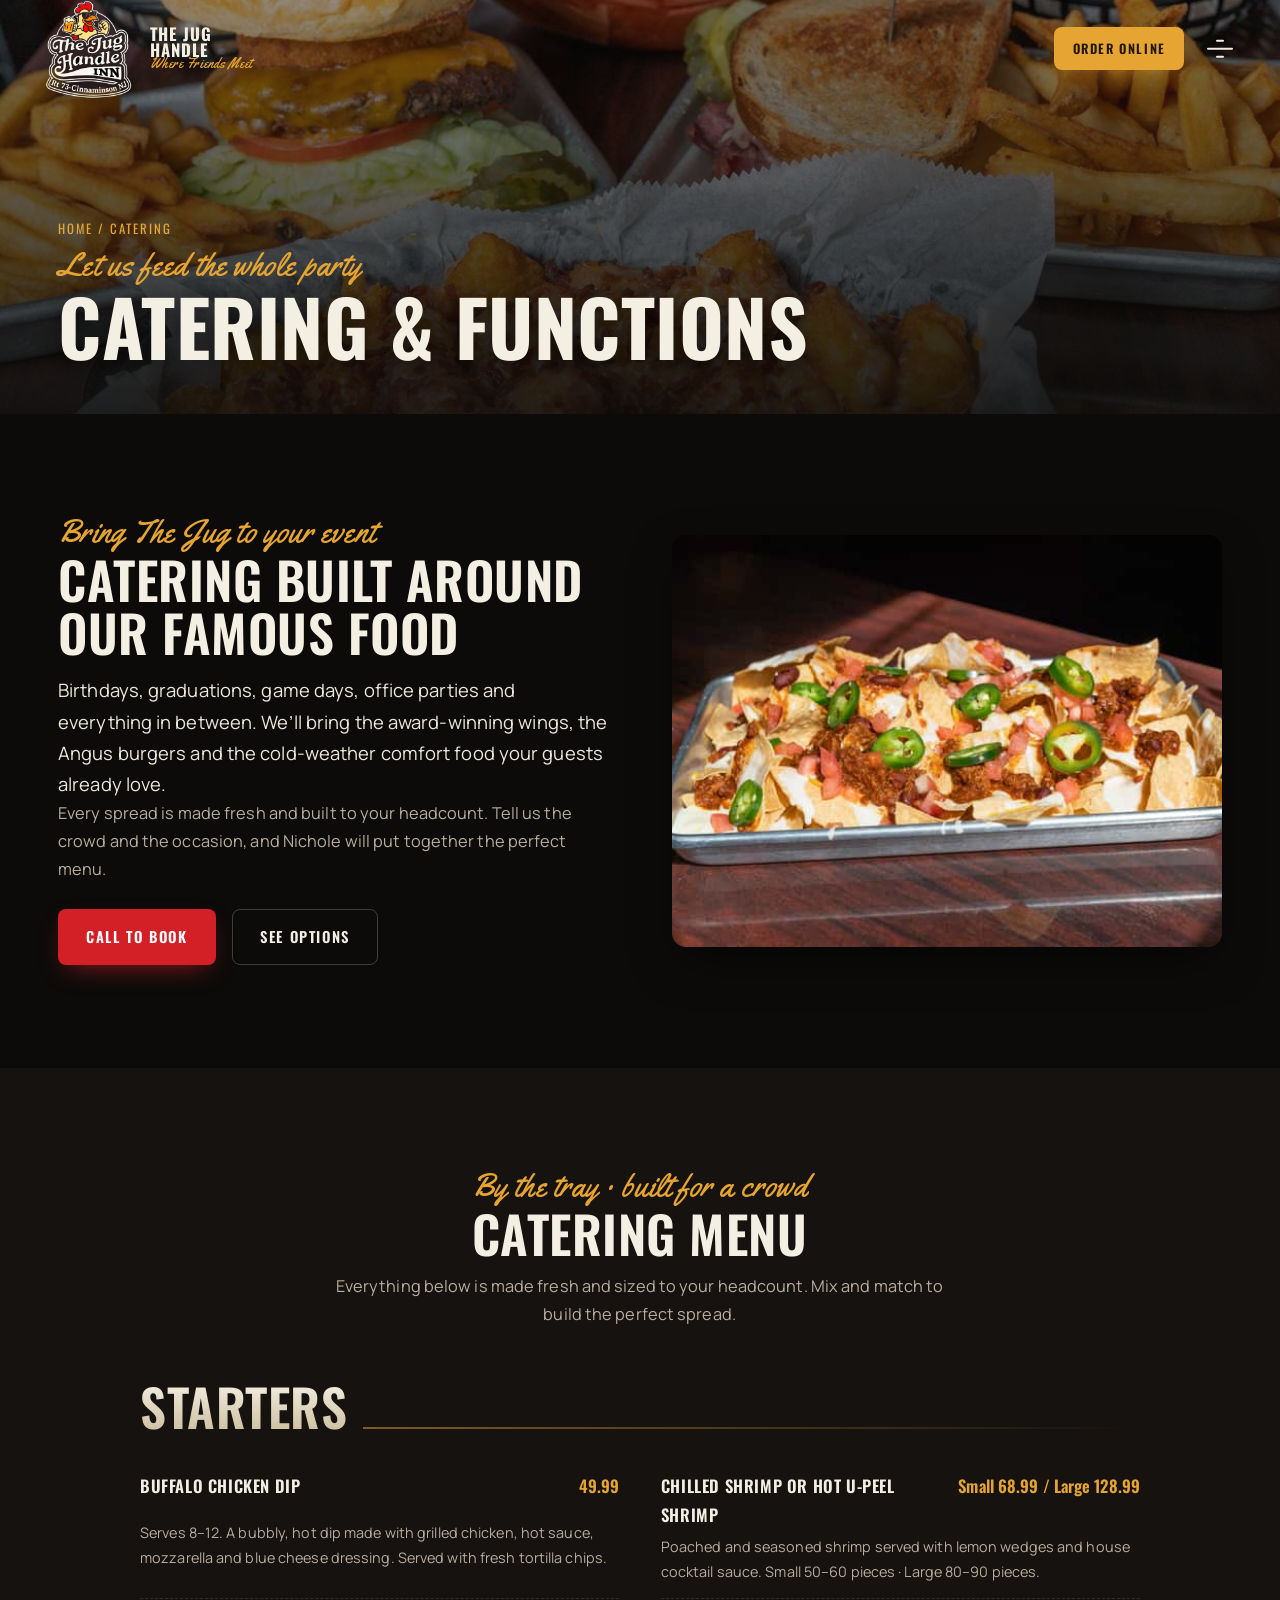
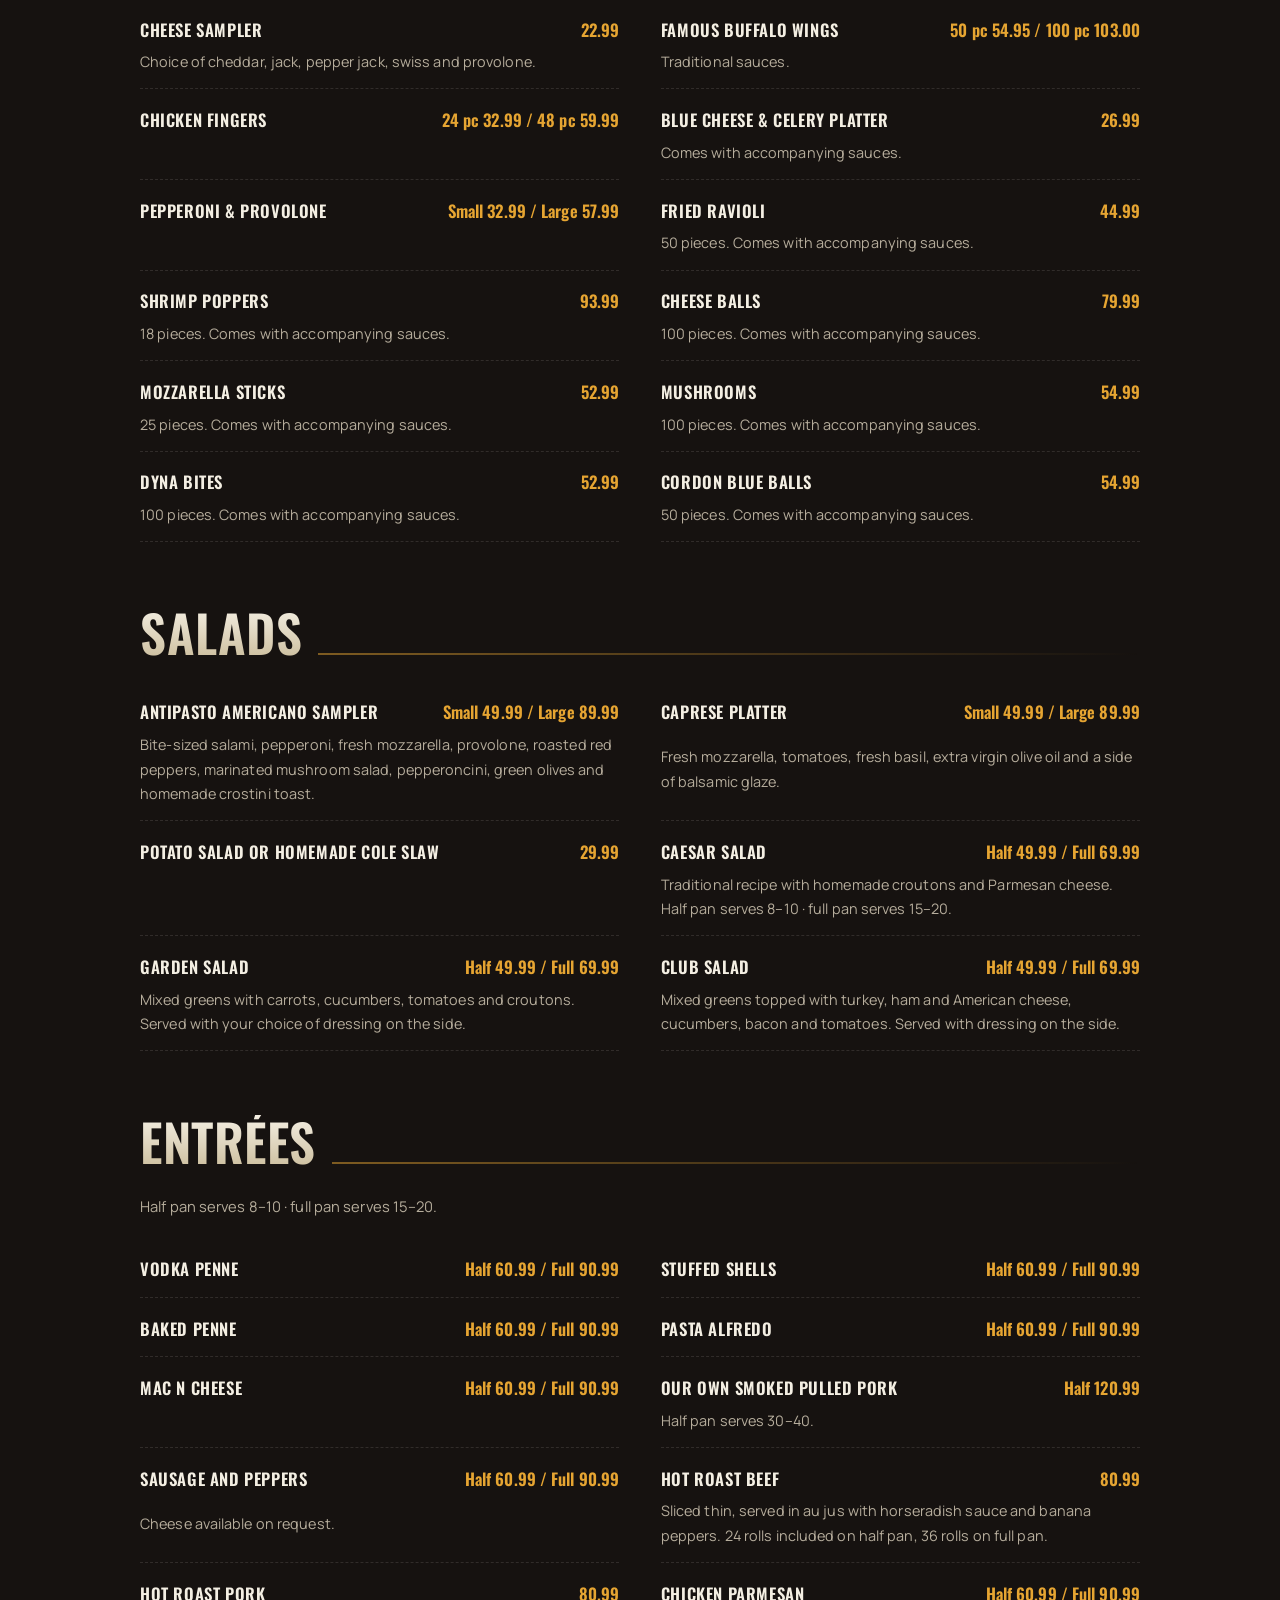
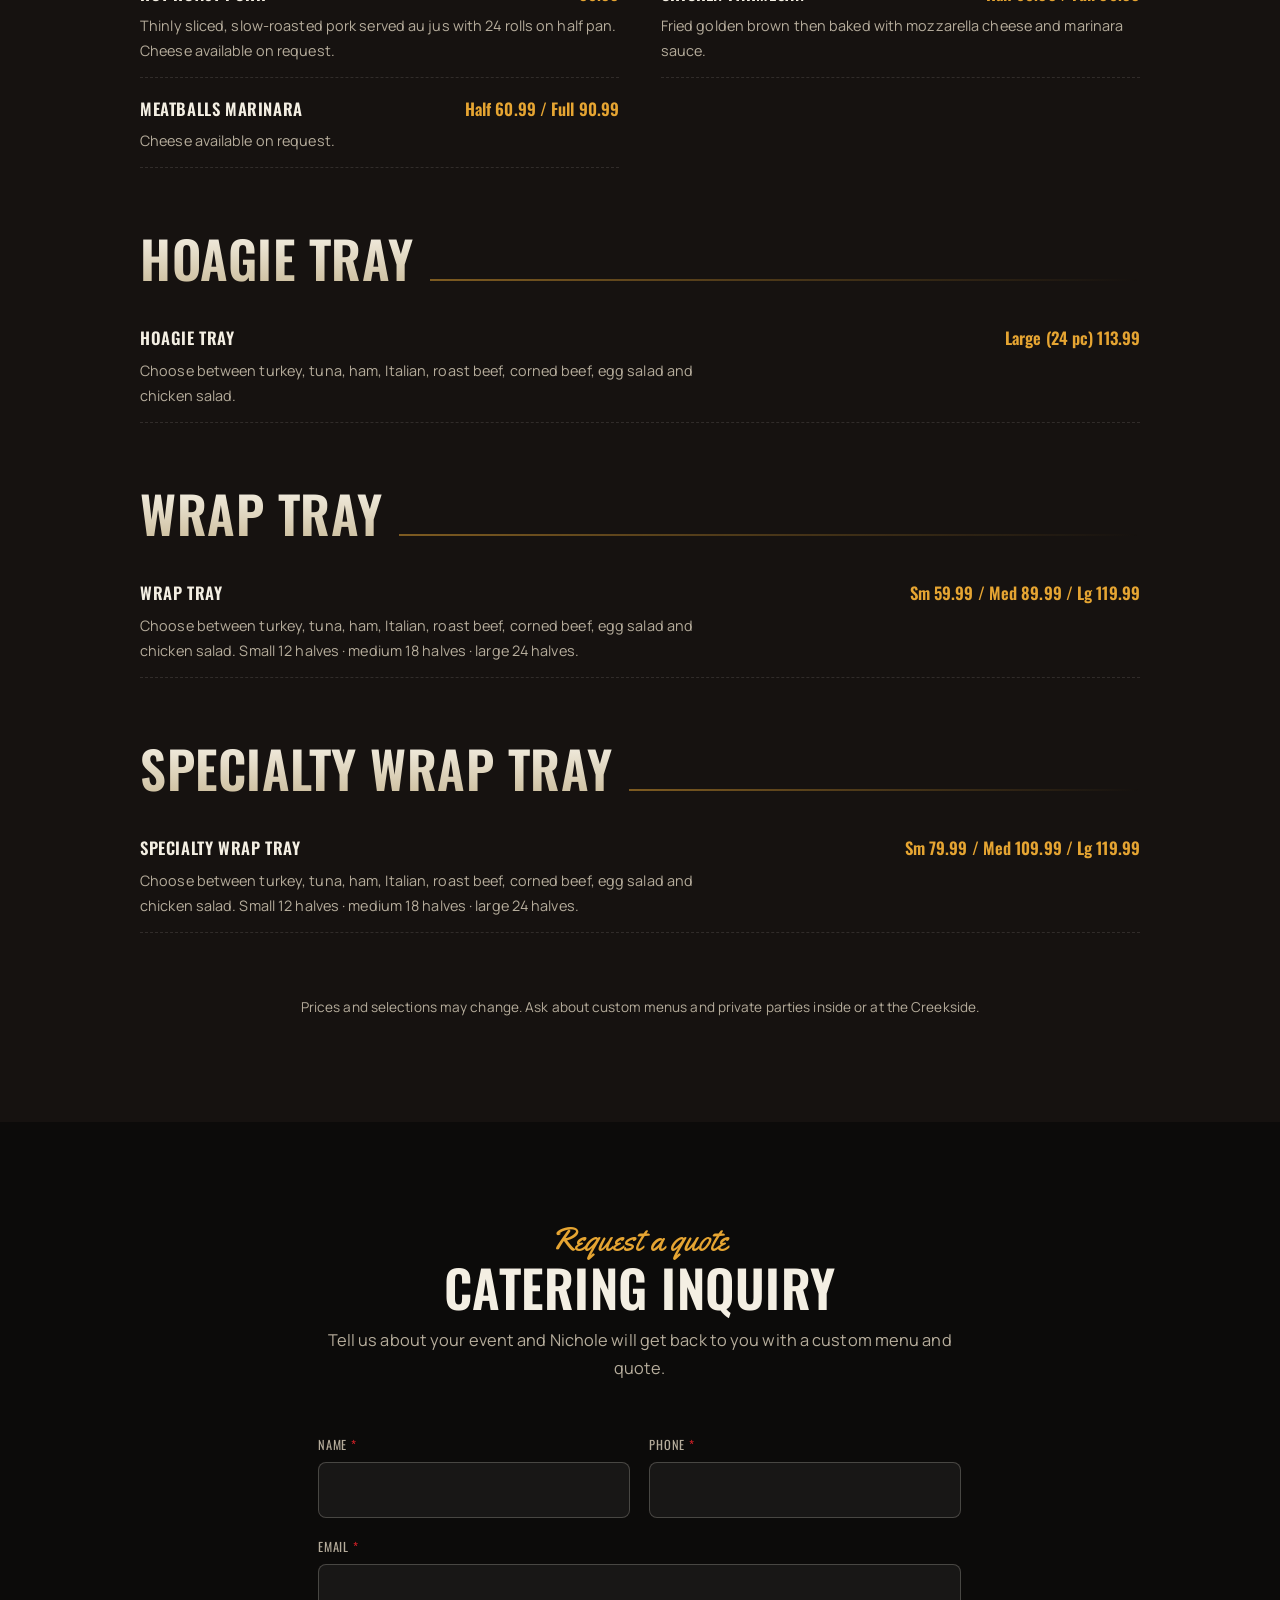
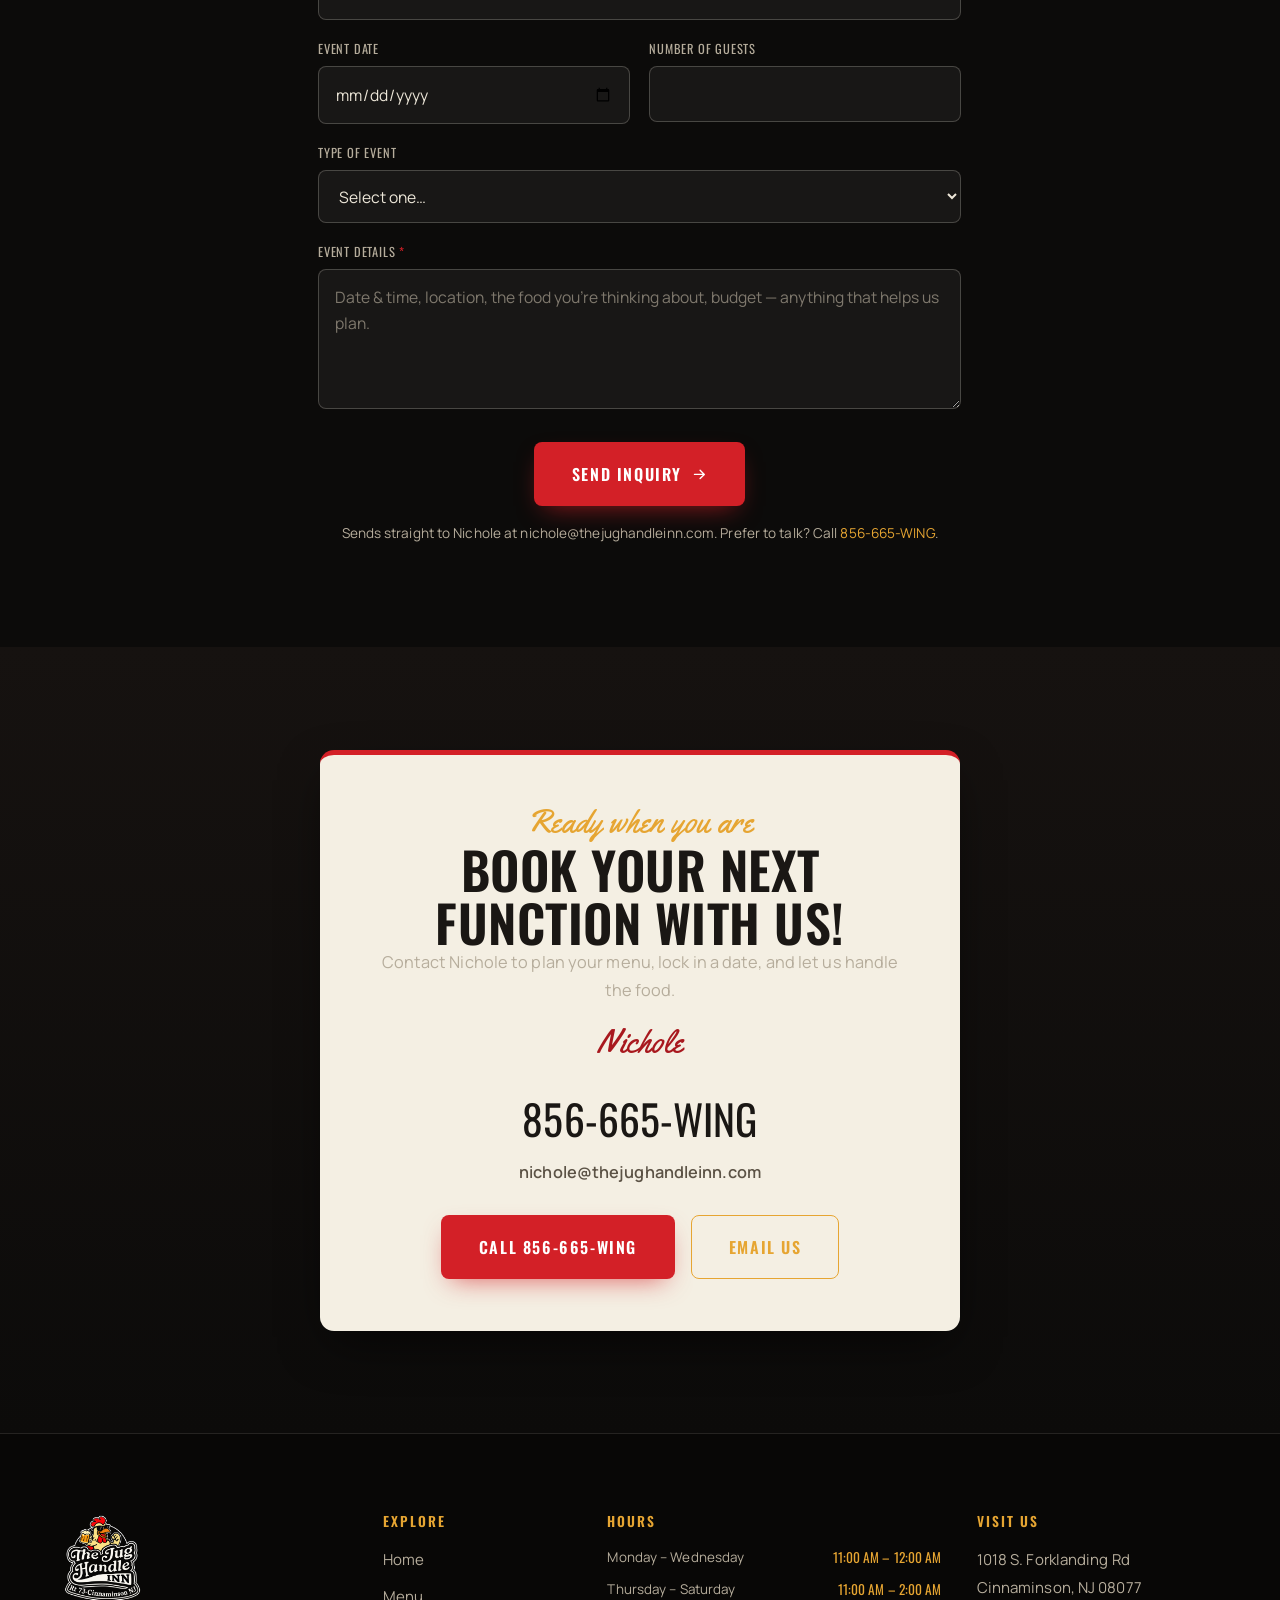
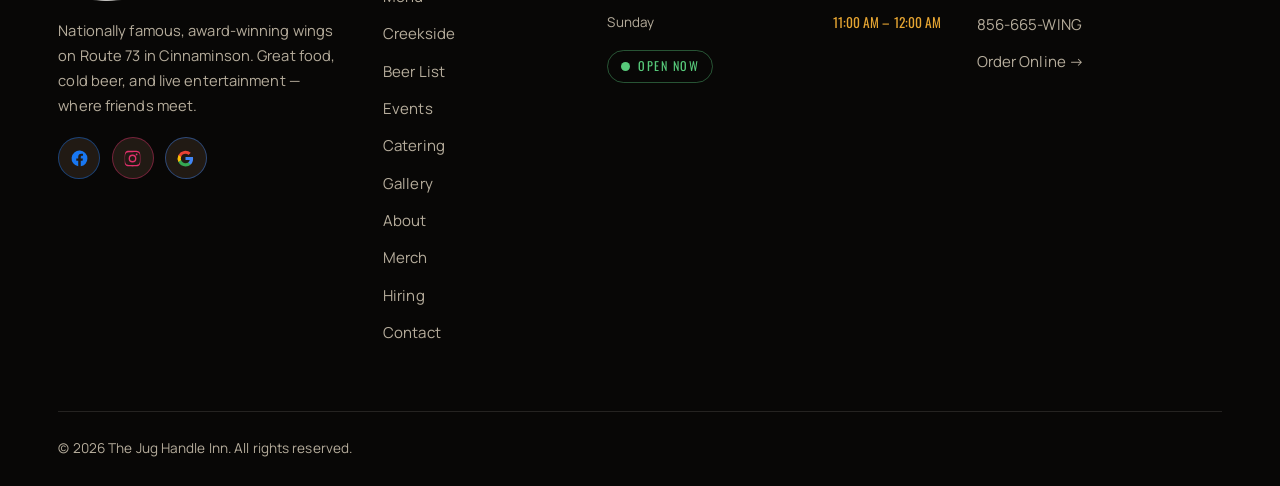
<file: catering.html>
<!DOCTYPE html>
<html lang="en" class="no-js">
<head>
  <meta charset="UTF-8">
  <script>document.documentElement.classList.remove("no-js");document.documentElement.classList.add("js");</script>
  <meta name="viewport" content="width=device-width, initial-scale=1.0">
  <title>Catering | The Jug Handle Inn — Wings, Burgers &amp; Party Trays in Cinnaminson</title>
  <meta name="description" content="Cater your next party with The Jug Handle Inn. Famous wing trays, Angus burger buffets, nachos, pulled pork, salads and slow-smoked ribs. Book your function with Nichole at 856-665-WING.">
  <link rel="canonical" href="https://digitaloneweb.github.io/theJugHandleInn/catering.html">
  <meta name="theme-color" content="#0c0b0a">

  <!-- Open Graph -->
  <meta property="og:type" content="restaurant">
  <meta property="og:site_name" content="The Jug Handle Inn">
  <meta property="og:title" content="Catering | The Jug Handle Inn — Wings, Burgers &amp; Party Trays in Cinnaminson">
  <meta property="og:description" content="Cater your next party with The Jug Handle Inn. Famous wing trays, Angus burger buffets, nachos, pulled pork, salads and slow-smoked ribs. Book your function with Nichole at 856-665-WING.">
  <meta property="og:url" content="https://digitaloneweb.github.io/theJugHandleInn/catering.html">
  <meta property="og:image" content="https://digitaloneweb.github.io/theJugHandleInn/assets/images/logo/og-image.png">

  <!-- Twitter -->
  <meta name="twitter:card" content="summary_large_image">
  <meta name="twitter:title" content="Catering | The Jug Handle Inn — Wings, Burgers &amp; Party Trays in Cinnaminson">
  <meta name="twitter:description" content="Cater your next party with The Jug Handle Inn. Famous wing trays, Angus burger buffets, nachos, pulled pork, salads and slow-smoked ribs. Book your function with Nichole at 856-665-WING.">
  <meta name="twitter:image" content="https://digitaloneweb.github.io/theJugHandleInn/assets/images/logo/og-image.png">

  <!-- Favicons -->
  <link rel="icon" type="image/png" sizes="32x32" href="assets/images/logo/favicon-32.png">
  <link rel="apple-touch-icon" href="assets/images/logo/favicon-180.png">

  <!-- Fonts -->
  <link rel="preconnect" href="https://fonts.googleapis.com">
  <link rel="preconnect" href="https://fonts.gstatic.com" crossorigin>
  <link href="https://fonts.googleapis.com/css2?family=Oswald:wght@300;400;500;600;700&family=Manrope:wght@400;500;600;700;800&family=Yellowtail&display=swap" rel="stylesheet">

  <link rel="stylesheet" href="assets/css/style.css?v=20260630d">

  <script type="application/ld+json">{
  "@context":"https://schema.org",
  "@type":"Restaurant",
  "name":"The Jug Handle Inn",
  "image":"https://digitaloneweb.github.io/theJugHandleInn/assets/images/logo/og-image.png",
  "@id":"https://digitaloneweb.github.io/theJugHandleInn",
  "url":"https://digitaloneweb.github.io/theJugHandleInn",
  "telephone":"856-665-8696",
  "priceRange":"$$",
  "servesCuisine":["American","Bar & Grill","Wings","Burgers"],
  "address":{"@type":"PostalAddress","streetAddress":"1018 S. Forklanding Rd","addressLocality":"Cinnaminson","addressRegion":"NJ","postalCode":"08077","addressCountry":"US"},
  "geo":{"@type":"GeoCoordinates","latitude":39.9912,"longitude":-74.9876},
  "openingHoursSpecification":[
    {"@type":"OpeningHoursSpecification","dayOfWeek":["Monday","Tuesday","Wednesday","Sunday"],"opens":"11:00","closes":"00:00"},
    {"@type":"OpeningHoursSpecification","dayOfWeek":["Thursday","Friday","Saturday"],"opens":"11:00","closes":"02:00"}
  ],
  "sameAs":["https://www.facebook.com/TheJugHandleInn/","https://www.instagram.com/thejughandleinn/"]
}</script>
  
</head>
<body>
<a class="skip-link" href="#main">Skip to content</a>
<header class="site-header">
  <nav class="nav container" aria-label="Primary">
    <a class="nav__brand" href="index.html" aria-label="The Jug Handle Inn home">
      <img src="assets/images/logo/logo.png" alt="The Jug Handle Inn logo — a rooster in sunglasses holding a beer">
      <span class="nav__brand-text">The Jug<br>Handle<small>Where Friends Meet</small></span>
    </a>

    <div class="nav__links" id="nav-links">
        <a href="index.html">Home</a>
        <a href="menu.html">Menu</a>
        <a href="creekside.html">Creekside</a>
        <a href="beer-list.html">Beer List</a>
        <a href="events.html">Events</a>
        <a href="catering.html" aria-current="page">Catering</a>
        <a href="gallery.html">Gallery</a>
        <a href="about.html">About</a>
        <a href="merchandise.html">Merch</a>
        <a href="hiring.html">Hiring</a>
        <a href="contact.html">Contact</a>
    </div>

    <div class="nav__actions">
      <span class="status" data-status aria-live="polite">
        <span class="status__dot"></span><span class="status__text">Checking…</span>
      </span>
      <a class="btn btn--gold btn--sm" href="https://online.skytab.com/7696057f402aea3ac30bc4868bea2866/order-settings" target="_blank" rel="noopener">Order Online</a>
      <button class="nav__toggle" aria-label="Toggle menu" aria-expanded="false" aria-controls="nav-links">
        <span></span>
      </button>
    </div>
  </nav>
</header>
<main id="main">

<section class="page-hero">
  <img src="assets/images/general/catering-hero.jpg" alt="Catering spread from The Jug Handle Inn" class="page-hero__bg" loading="eager" >
  <div class="container page-hero__inner" data-reveal>
    <p class="breadcrumb"><a href="index.html">Home</a> / Catering</p>
    <span class="eyebrow">Let us feed the whole party</span>
    <h1>Catering &amp; Functions</h1>
  </div>
</section>

<section class="section">
  <div class="container split">
    <div class="split__body" data-reveal>
      <span class="eyebrow">Bring The Jug to your event</span>
      <h2>Catering built around our&nbsp;famous&nbsp;food</h2>
      <p class="lead">Birthdays, graduations, game days, office parties and everything in between. We&rsquo;ll bring the award-winning wings, the Angus burgers and the cold-weather comfort food your guests already love.</p>
      <p>Every spread is made fresh and built to your headcount. Tell us the crowd and the occasion, and Nichole will put together the perfect menu.</p>
      <div class="hero__cta" style="margin-top:1.6rem">
        <a class="btn btn--primary" href="tel:+18566659464">Call to Book</a>
        <a class="btn btn--ghost" href="#packages">See Options</a>
      </div>
    </div>
    <div class="split__media" data-reveal data-reveal-delay="1"><img src="assets/images/food/nachos.jpg" alt="Catering trays from The Jug Handle Inn" class="" loading="lazy" ></div>
  </div>
</section>

<section class="section section--wood" id="packages">
  <div class="container">
    <div class="section-head center" data-reveal>
      <span class="eyebrow">By the tray &middot; built for a crowd</span>
      <h2>Catering Menu</h2>
      <p class="measure">Everything below is made fresh and sized to your headcount. Mix and match to build the perfect spread.</p>
    </div>

    <div class="container" style="max-width:1000px;padding-inline:0">
      <section class="menu-group" data-reveal><div class="menu-group__head"><h2>Starters</h2></div><div class="menu-grid"><div class="menu-item"><span class="menu-item__name">Buffalo Chicken Dip</span><span class="menu-item__price">49.99</span><p class="menu-item__desc">Serves 8&ndash;12. A bubbly, hot dip made with grilled chicken, hot sauce, mozzarella and blue cheese dressing. Served with fresh tortilla chips.</p></div><div class="menu-item"><span class="menu-item__name">Chilled Shrimp or Hot U-Peel Shrimp</span><span class="menu-item__price">Small 68.99 / Large 128.99</span><p class="menu-item__desc">Poached and seasoned shrimp served with lemon wedges and house cocktail sauce. Small 50&ndash;60 pieces &middot; Large 80&ndash;90 pieces.</p></div><div class="menu-item"><span class="menu-item__name">Cheese Sampler</span><span class="menu-item__price">22.99</span><p class="menu-item__desc">Choice of cheddar, jack, pepper jack, swiss and provolone.</p></div><div class="menu-item"><span class="menu-item__name">Famous Buffalo Wings</span><span class="menu-item__price">50 pc 54.95 / 100 pc 103.00</span><p class="menu-item__desc">Traditional sauces.</p></div><div class="menu-item"><span class="menu-item__name">Chicken Fingers</span><span class="menu-item__price">24 pc 32.99 / 48 pc 59.99</span></div><div class="menu-item"><span class="menu-item__name">Blue Cheese &amp; Celery Platter</span><span class="menu-item__price">26.99</span><p class="menu-item__desc">Comes with accompanying sauces.</p></div><div class="menu-item"><span class="menu-item__name">Pepperoni &amp; Provolone</span><span class="menu-item__price">Small 32.99 / Large 57.99</span></div><div class="menu-item"><span class="menu-item__name">Fried Ravioli</span><span class="menu-item__price">44.99</span><p class="menu-item__desc">50 pieces. Comes with accompanying sauces.</p></div><div class="menu-item"><span class="menu-item__name">Shrimp Poppers</span><span class="menu-item__price">93.99</span><p class="menu-item__desc">18 pieces. Comes with accompanying sauces.</p></div><div class="menu-item"><span class="menu-item__name">Cheese Balls</span><span class="menu-item__price">79.99</span><p class="menu-item__desc">100 pieces. Comes with accompanying sauces.</p></div><div class="menu-item"><span class="menu-item__name">Mozzarella Sticks</span><span class="menu-item__price">52.99</span><p class="menu-item__desc">25 pieces. Comes with accompanying sauces.</p></div><div class="menu-item"><span class="menu-item__name">Mushrooms</span><span class="menu-item__price">54.99</span><p class="menu-item__desc">100 pieces. Comes with accompanying sauces.</p></div><div class="menu-item"><span class="menu-item__name">Dyna Bites</span><span class="menu-item__price">52.99</span><p class="menu-item__desc">100 pieces. Comes with accompanying sauces.</p></div><div class="menu-item"><span class="menu-item__name">Cordon Blue Balls</span><span class="menu-item__price">54.99</span><p class="menu-item__desc">50 pieces. Comes with accompanying sauces.</p></div></div></section>

      <section class="menu-group" data-reveal><div class="menu-group__head"><h2>Salads</h2></div><div class="menu-grid"><div class="menu-item"><span class="menu-item__name">Antipasto Americano Sampler</span><span class="menu-item__price">Small 49.99 / Large 89.99</span><p class="menu-item__desc">Bite-sized salami, pepperoni, fresh mozzarella, provolone, roasted red peppers, marinated mushroom salad, pepperoncini, green olives and homemade crostini toast.</p></div><div class="menu-item"><span class="menu-item__name">Caprese Platter</span><span class="menu-item__price">Small 49.99 / Large 89.99</span><p class="menu-item__desc">Fresh mozzarella, tomatoes, fresh basil, extra virgin olive oil and a side of balsamic glaze.</p></div><div class="menu-item"><span class="menu-item__name">Potato Salad or Homemade Cole Slaw</span><span class="menu-item__price">29.99</span></div><div class="menu-item"><span class="menu-item__name">Caesar Salad</span><span class="menu-item__price">Half 49.99 / Full 69.99</span><p class="menu-item__desc">Traditional recipe with homemade croutons and Parmesan cheese. Half pan serves 8&ndash;10 &middot; full pan serves 15&ndash;20.</p></div><div class="menu-item"><span class="menu-item__name">Garden Salad</span><span class="menu-item__price">Half 49.99 / Full 69.99</span><p class="menu-item__desc">Mixed greens with carrots, cucumbers, tomatoes and croutons. Served with your choice of dressing on the side.</p></div><div class="menu-item"><span class="menu-item__name">Club Salad</span><span class="menu-item__price">Half 49.99 / Full 69.99</span><p class="menu-item__desc">Mixed greens topped with turkey, ham and American cheese, cucumbers, bacon and tomatoes. Served with dressing on the side.</p></div></div></section>

      <section class="menu-group" data-reveal><div class="menu-group__head"><h2>Entr&eacute;es</h2></div><p class="menu-group__note">Half pan serves 8&ndash;10 &middot; full pan serves 15&ndash;20.</p><div class="menu-grid"><div class="menu-item"><span class="menu-item__name">Vodka Penne</span><span class="menu-item__price">Half 60.99 / Full 90.99</span></div><div class="menu-item"><span class="menu-item__name">Stuffed Shells</span><span class="menu-item__price">Half 60.99 / Full 90.99</span></div><div class="menu-item"><span class="menu-item__name">Baked Penne</span><span class="menu-item__price">Half 60.99 / Full 90.99</span></div><div class="menu-item"><span class="menu-item__name">Pasta Alfredo</span><span class="menu-item__price">Half 60.99 / Full 90.99</span></div><div class="menu-item"><span class="menu-item__name">Mac N Cheese</span><span class="menu-item__price">Half 60.99 / Full 90.99</span></div><div class="menu-item"><span class="menu-item__name">Our Own Smoked Pulled Pork</span><span class="menu-item__price">Half 120.99</span><p class="menu-item__desc">Half pan serves 30&ndash;40.</p></div><div class="menu-item"><span class="menu-item__name">Sausage and Peppers</span><span class="menu-item__price">Half 60.99 / Full 90.99</span><p class="menu-item__desc">Cheese available on request.</p></div><div class="menu-item"><span class="menu-item__name">Hot Roast Beef</span><span class="menu-item__price">80.99</span><p class="menu-item__desc">Sliced thin, served in au jus with horseradish sauce and banana peppers. 24 rolls included on half pan, 36 rolls on full pan.</p></div><div class="menu-item"><span class="menu-item__name">Hot Roast Pork</span><span class="menu-item__price">80.99</span><p class="menu-item__desc">Thinly sliced, slow-roasted pork served au jus with 24 rolls on half pan. Cheese available on request.</p></div><div class="menu-item"><span class="menu-item__name">Chicken Parmesan</span><span class="menu-item__price">Half 60.99 / Full 90.99</span><p class="menu-item__desc">Fried golden brown then baked with mozzarella cheese and marinara sauce.</p></div><div class="menu-item"><span class="menu-item__name">Meatballs Marinara</span><span class="menu-item__price">Half 60.99 / Full 90.99</span><p class="menu-item__desc">Cheese available on request.</p></div></div></section>

      <section class="menu-group" data-reveal><div class="menu-group__head"><h2>Hoagie Tray</h2></div><div class="menu-list"><div class="menu-item"><span class="menu-item__name">Hoagie Tray</span><span class="menu-item__price">Large (24 pc) 113.99</span><p class="menu-item__desc">Choose between turkey, tuna, ham, Italian, roast beef, corned beef, egg salad and chicken salad.</p></div></div></section>

      <section class="menu-group" data-reveal><div class="menu-group__head"><h2>Wrap Tray</h2></div><div class="menu-list"><div class="menu-item"><span class="menu-item__name">Wrap Tray</span><span class="menu-item__price">Sm 59.99 / Med 89.99 / Lg 119.99</span><p class="menu-item__desc">Choose between turkey, tuna, ham, Italian, roast beef, corned beef, egg salad and chicken salad. Small 12 halves &middot; medium 18 halves &middot; large 24 halves.</p></div></div></section>

      <section class="menu-group" data-reveal><div class="menu-group__head"><h2>Specialty Wrap Tray</h2></div><div class="menu-list"><div class="menu-item"><span class="menu-item__name">Specialty Wrap Tray</span><span class="menu-item__price">Sm 79.99 / Med 109.99 / Lg 119.99</span><p class="menu-item__desc">Choose between turkey, tuna, ham, Italian, roast beef, corned beef, egg salad and chicken salad. Small 12 halves &middot; medium 18 halves &middot; large 24 halves.</p></div></div></section>

      <p class="text-center" style="margin-top:1rem;font-size:.85rem;color:var(--text-soft)">Prices and selections may change. Ask about custom menus and private parties inside or at the Creekside.</p>
    </div>
  </div>
</section>

<section class="section" id="inquiry">
  <div class="container" style="max-width:720px">
    <div class="section-head center" data-reveal>
      <span class="eyebrow">Request a quote</span>
      <h2>Catering inquiry</h2>
      <p class="measure mx-auto">Tell us about your event and Nichole will get back to you with a custom menu and quote.</p>
    </div>
    <form class="form" data-reveal action="https://api.web3forms.com/submit" method="POST">
      <input type="hidden" name="access_key" value="WEB3FORMS_ACCESS_KEY">
      <input type="hidden" name="subject" value="New Catering Inquiry — The Jug Handle Inn website">
      <input type="hidden" name="from_name" value="The Jug Handle Inn Website">
      <!-- Replies go to nichole@thejughandleinn.com (set on the Web3Forms access key) -->
      <input type="checkbox" name="botcheck" tabindex="-1" autocomplete="off" aria-hidden="true" style="display:none">
      <div class="form__row">
        <div class="form__group"><label for="c-name">Name <span class="req">*</span></label><input id="c-name" type="text" name="Name" autocomplete="name" required></div>
        <div class="form__group"><label for="c-phone">Phone <span class="req">*</span></label><input id="c-phone" type="tel" name="Phone" autocomplete="tel" required></div>
      </div>
      <div class="form__group"><label for="c-email">Email <span class="req">*</span></label><input id="c-email" type="email" name="email" autocomplete="email" required></div>
      <div class="form__row">
        <div class="form__group"><label for="c-date">Event date</label><input id="c-date" type="date" name="Event Date"></div>
        <div class="form__group"><label for="c-guests">Number of guests</label><input id="c-guests" type="number" min="1" name="Guests"></div>
      </div>
      <div class="form__group"><label for="c-type">Type of event</label>
        <select id="c-type" name="Event Type">
          <option value="">Select one…</option>
          <option>Birthday</option>
          <option>Graduation</option>
          <option>Corporate / Office</option>
          <option>Shower / Wedding</option>
          <option>Holiday Party</option>
          <option>Memorial / Repast</option>
          <option>Other</option>
        </select>
      </div>
      <div class="form__group"><label for="c-details">Event details <span class="req">*</span></label><textarea id="c-details" name="Details" required placeholder="Date &amp; time, location, the food you're thinking about, budget — anything that helps us plan."></textarea></div>
      <div class="form__actions"><button class="btn btn--primary btn--lg" type="submit">Send Inquiry <svg viewBox="0 0 24 24" fill="none" stroke="currentColor" stroke-width="2" stroke-linecap="round" stroke-linejoin="round"><path d="M5 12h14M13 6l6 6-6 6"/></svg></button></div>
      <p class="form__note">Sends straight to Nichole at nichole@thejughandleinn.com. Prefer to talk? Call <a href="tel:+18566659464">856-665-WING</a>.</p>
    </form>
  </div>
</section>

<section class="section section--wood2">
  <div class="container"><div class="contact-card" data-reveal>
    <span class="eyebrow">Ready when you are</span>
    <h2>Book your next function with us!</h2>
    <p>Contact Nichole to plan your menu, lock in a date, and let us handle the food.</p>
    <div class="name">Nichole</div>
    <a class="phone" href="tel:+18566659464">856-665-WING</a><br>
    <a class="email" href="mailto:nichole@thejughandleinn.com">nichole@thejughandleinn.com</a>
    <div class="hero__cta" style="margin-top:1.8rem;justify-content:center">
      <a class="btn btn--primary btn--lg" href="tel:+18566659464">Call 856-665-WING</a>
      <a class="btn btn--ghost btn--lg" href="mailto:nichole@thejughandleinn.com">Email Us</a>
    </div>
  </div></div>
</section>

</main>
<footer class="site-footer">
  <div class="container">
    <div class="footer-grid">
      <div class="footer-brand">
        <img src="assets/images/logo/logo.png" alt="The Jug Handle Inn logo">
        <p>Nationally famous, award-winning wings on Route 73 in Cinnaminson. Great food, cold beer, and live entertainment — where friends meet.</p>
        <div class="socials">
          <a href="https://www.facebook.com/TheJugHandleInn/" target="_blank" rel="noopener" aria-label="Facebook"><svg viewBox="0 0 24 24" fill="currentColor" aria-hidden="true"><path d="M22 12a10 10 0 1 0-11.6 9.9v-7H7.9V12h2.5V9.8c0-2.5 1.5-3.9 3.8-3.9 1.1 0 2.2.2 2.2.2v2.5h-1.2c-1.2 0-1.6.8-1.6 1.6V12h2.7l-.4 2.9h-2.3v7A10 10 0 0 0 22 12Z"/></svg></a>
          <a href="https://www.instagram.com/thejughandleinn/" target="_blank" rel="noopener" aria-label="Instagram"><svg viewBox="0 0 24 24" fill="currentColor" aria-hidden="true"><path d="M12 2.2c3.2 0 3.6 0 4.9.1 1.2.1 1.8.3 2.2.4.6.2 1 .5 1.4.9.4.4.7.8.9 1.4.2.5.4 1.1.4 2.2.1 1.3.1 1.7.1 4.9s0 3.6-.1 4.9c-.1 1.2-.3 1.8-.4 2.2-.2.6-.5 1-.9 1.4-.4.4-.8.7-1.4.9-.5.2-1.1.4-2.2.4-1.3.1-1.7.1-4.9.1s-3.6 0-4.9-.1c-1.2-.1-1.8-.3-2.2-.4-.6-.2-1-.5-1.4-.9-.4-.4-.7-.8-.9-1.4-.2-.5-.4-1.1-.4-2.2C2.2 15.6 2.2 15.2 2.2 12s0-3.6.1-4.9c.1-1.2.3-1.8.4-2.2.2-.6.5-1 .9-1.4.4-.4.8-.7 1.4-.9.5-.2 1.1-.4 2.2-.4C8.4 2.2 8.8 2.2 12 2.2Zm0 1.8c-3.1 0-3.5 0-4.7.1-1.1.1-1.7.2-2.1.4-.5.2-.9.4-1.3.8-.4.4-.6.8-.8 1.3-.2.4-.3 1-.4 2.1C2.6 9.7 2.6 10.1 2.6 12s0 2.3.1 3.5c.1 1.1.2 1.7.4 2.1.2.5.4.9.8 1.3.4.4.8.6 1.3.8.4.2 1 .3 2.1.4 1.2.1 1.6.1 4.7.1s3.5 0 4.7-.1c1.1-.1 1.7-.2 2.1-.4.5-.2.9-.4 1.3-.8.4-.4.6-.8.8-1.3.2-.4.3-1 .4-2.1.1-1.2.1-1.6.1-3.5s0-2.3-.1-3.5c-.1-1.1-.2-1.7-.4-2.1-.2-.5-.4-.9-.8-1.3-.4-.4-.8-.6-1.3-.8-.4-.2-1-.3-2.1-.4C15.5 4 15.1 4 12 4Zm0 3.1A4.9 4.9 0 1 1 7.1 12 4.9 4.9 0 0 1 12 7.1Zm0 8.1A3.2 3.2 0 1 0 8.8 12 3.2 3.2 0 0 0 12 15.2Zm6.3-8.3a1.15 1.15 0 1 1-1.15-1.15A1.15 1.15 0 0 1 18.3 6.9Z"/></svg></a>
          <a href="https://share.google/TAHXh9fkQX0eW2FaK" target="_blank" rel="noopener" aria-label="Google Reviews"><svg viewBox="0 0 24 24" fill="currentColor" aria-hidden="true"><path d="M21.6 12.2c0-.7-.1-1.4-.2-2H12v3.8h5.4a4.6 4.6 0 0 1-2 3v2.5h3.2c1.9-1.7 3-4.3 3-7.3Z"/><path d="M12 22c2.7 0 5-.9 6.6-2.4l-3.2-2.5c-.9.6-2 .9-3.4.9-2.6 0-4.8-1.7-5.6-4.1H3.1v2.6A10 10 0 0 0 12 22Z"/><path d="M6.4 13.9a6 6 0 0 1 0-3.8V7.5H3.1a10 10 0 0 0 0 9l3.3-2.6Z"/><path d="M12 6.1c1.5 0 2.8.5 3.8 1.5l2.8-2.8A10 10 0 0 0 3.1 7.5l3.3 2.6C7.2 7.7 9.4 6.1 12 6.1Z"/></svg></a>
        </div>
      </div>

      <div class="footer-col">
        <h4>EXPLORE</h4>
        <ul>
          <li><a href="index.html">Home</a></li>
          <li><a href="menu.html">Menu</a></li>
          <li><a href="creekside.html">Creekside</a></li>
          <li><a href="beer-list.html">Beer List</a></li>
          <li><a href="events.html">Events</a></li>
          <li><a href="catering.html">Catering</a></li>
          <li><a href="gallery.html">Gallery</a></li>
          <li><a href="about.html">About</a></li>
          <li><a href="merchandise.html">Merch</a></li>
          <li><a href="hiring.html">Hiring</a></li>
          <li><a href="contact.html">Contact</a></li>
        </ul>
      </div>

      <div class="footer-col">
        <h4>HOURS</h4>
        <ul class="footer-hours">
          <li><span>Monday – Wednesday</span><span>11:00 AM – 12:00 AM</span></li>
          <li><span>Thursday – Saturday</span><span>11:00 AM – 2:00 AM</span></li>
          <li><span>Sunday</span><span>11:00 AM – 12:00 AM</span></li>
        </ul>
        <p style="margin-top:1rem">
          <span class="status" data-status><span class="status__dot"></span><span class="status__text">Checking…</span></span>
        </p>
      </div>

      <div class="footer-col">
        <h4>VISIT US</h4>
        <ul>
          <li><a href="https://maps.app.goo.gl/6b174tuCh4UDP8sJ7" target="_blank" rel="noopener">1018 S. Forklanding Rd<br>Cinnaminson, NJ 08077</a></li>
          <li><a href="tel:+18566659464">856-665-WING</a></li>
          <li><a href="https://online.skytab.com/7696057f402aea3ac30bc4868bea2866/order-settings" target="_blank" rel="noopener">Order Online &rarr;</a></li>
        </ul>
      </div>
    </div>

    <div class="footer-bottom">
      <p>&copy; <span data-year>2026</span> The Jug Handle Inn. All rights reserved.</p>
    </div>
  </div>
</footer>

<button class="to-top" aria-label="Back to top"><svg viewBox="0 0 24 24" fill="none" stroke="currentColor" stroke-width="2.4" stroke-linecap="round" stroke-linejoin="round"><path d="M12 19V5M6 11l6-6 6 6"/></svg></button>
<script src="assets/js/main.js?v=20260630d"></script>
</body>
</html>
</file>
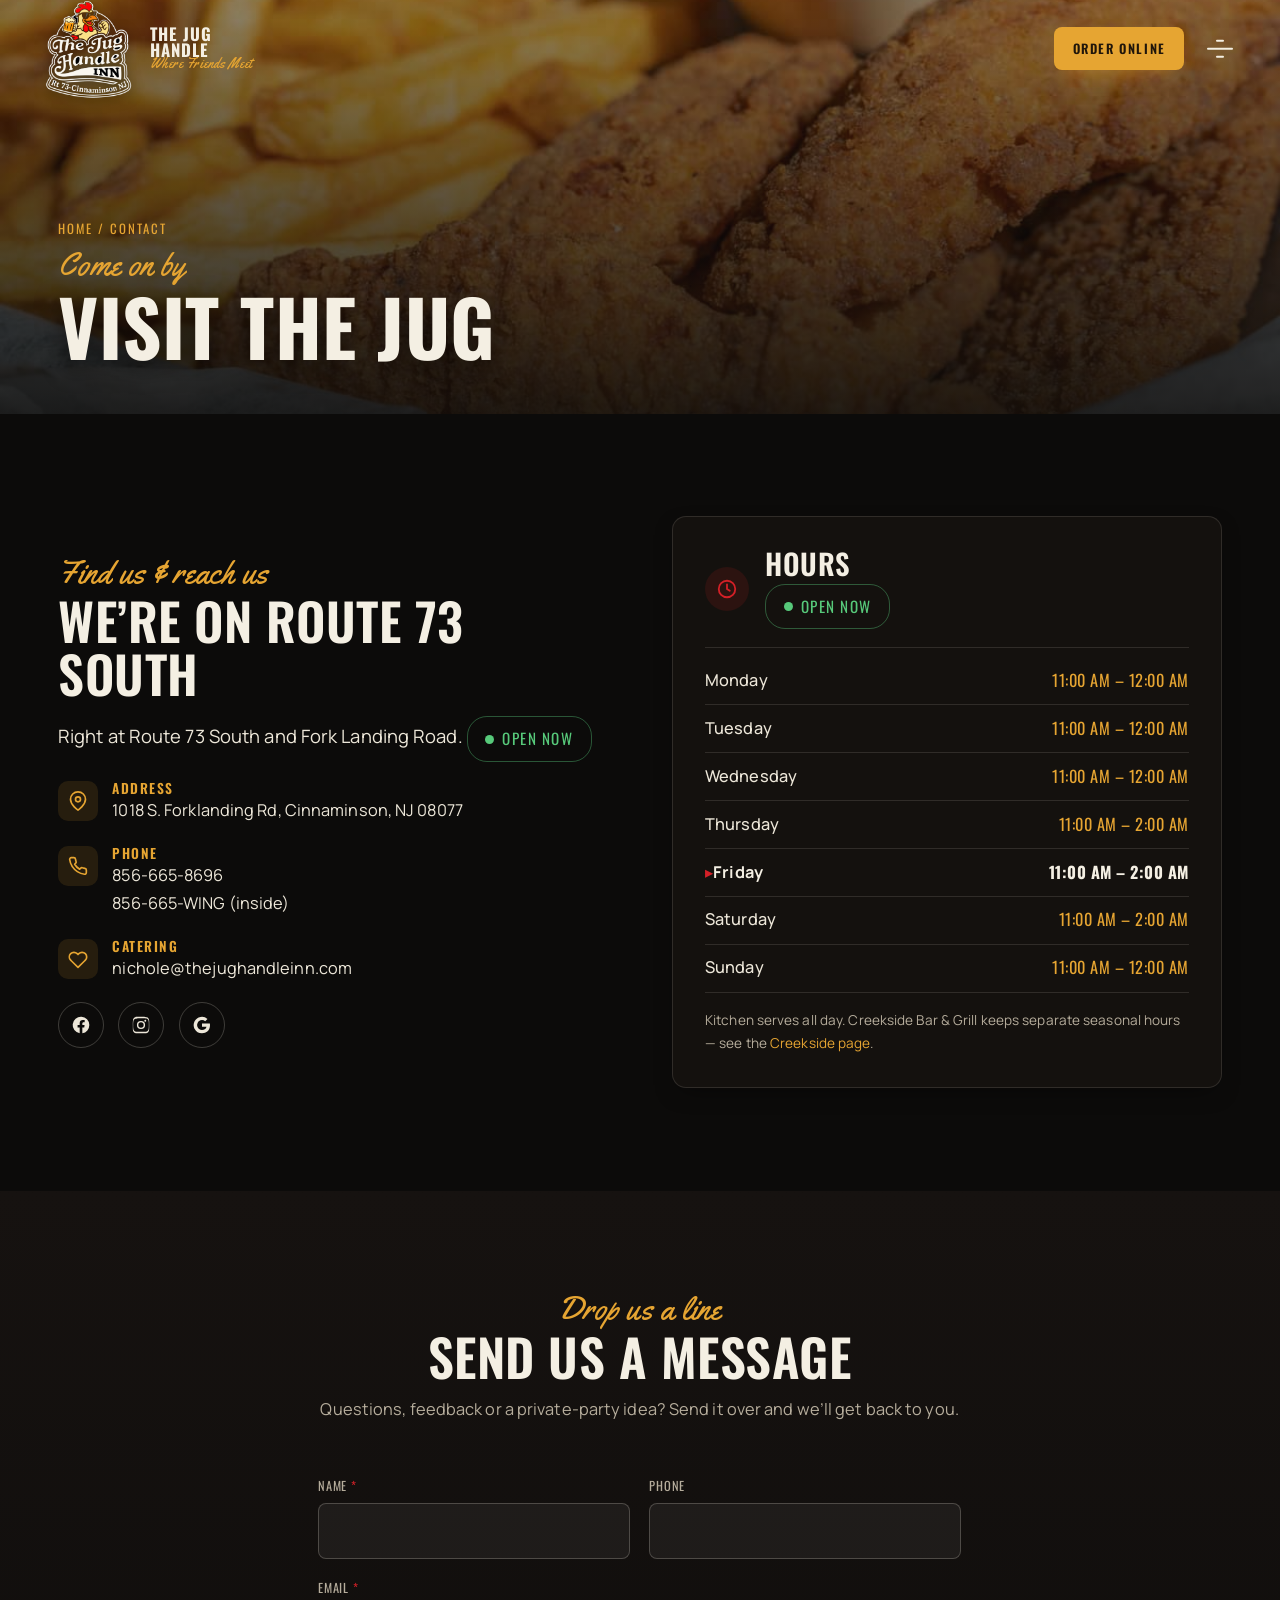
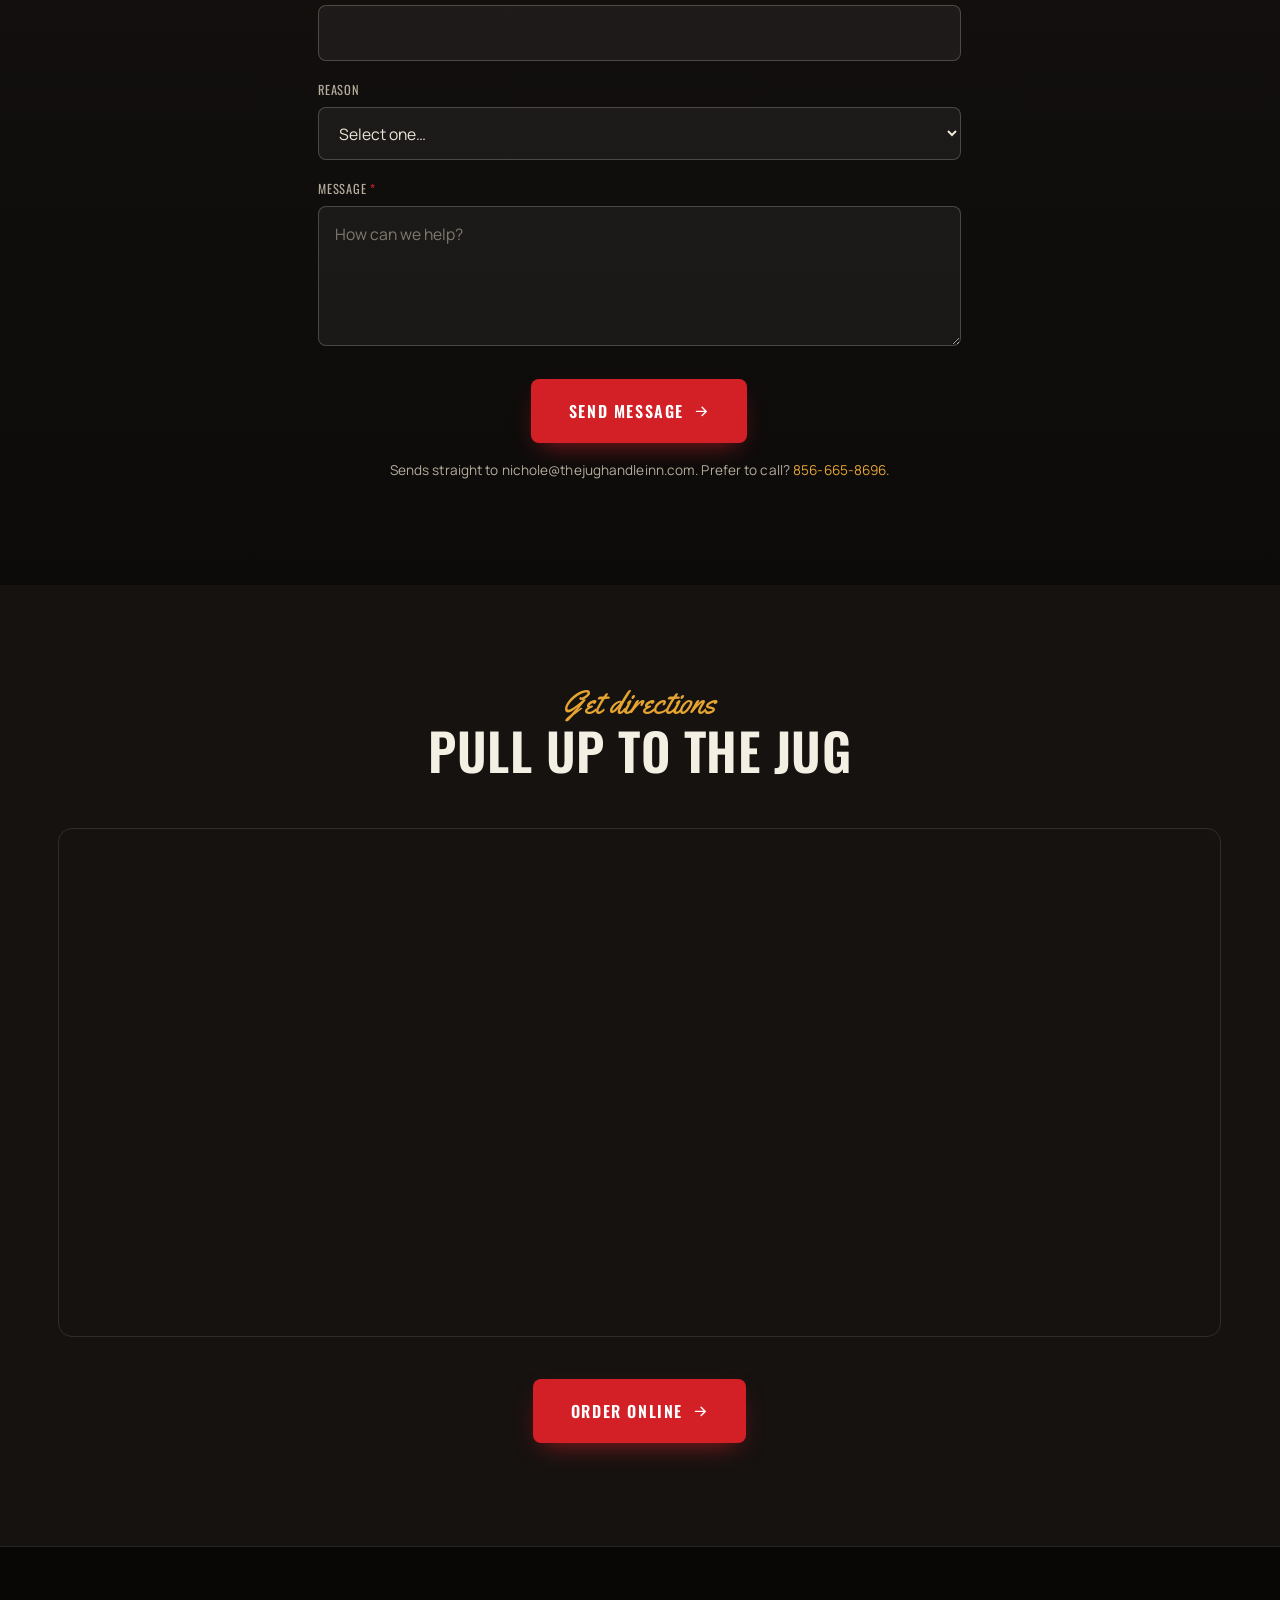
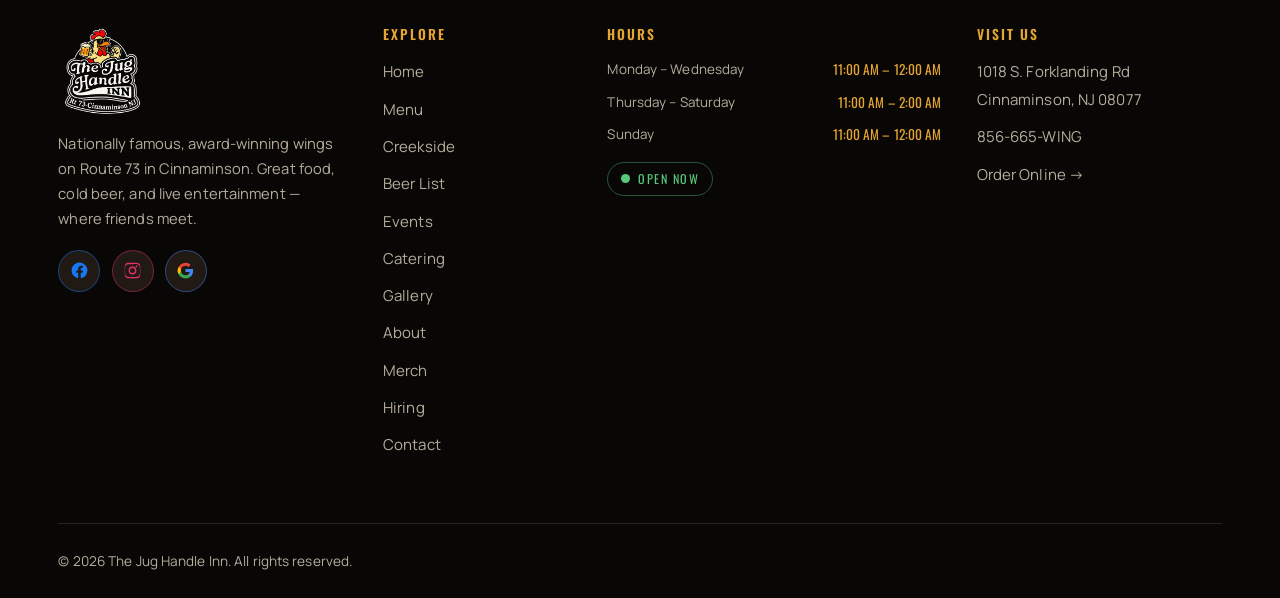
<file: contact.html>
<!DOCTYPE html>
<html lang="en" class="no-js">
<head>
  <meta charset="UTF-8">
  <script>document.documentElement.classList.remove("no-js");document.documentElement.classList.add("js");</script>
  <meta name="viewport" content="width=device-width, initial-scale=1.0">
  <title>Contact | The Jug Handle Inn — Cinnaminson, NJ · 856-665-8696</title>
  <meta name="description" content="Visit The Jug Handle Inn at 1018 S. Forklanding Rd, Cinnaminson, NJ on Route 73 South. Hours, directions, phone, catering contact and live open/closed status.">
  <link rel="canonical" href="https://digitaloneweb.github.io/theJugHandleInn/contact.html">
  <meta name="theme-color" content="#0c0b0a">

  <!-- Open Graph -->
  <meta property="og:type" content="restaurant">
  <meta property="og:site_name" content="The Jug Handle Inn">
  <meta property="og:title" content="Contact | The Jug Handle Inn — Cinnaminson, NJ · 856-665-8696">
  <meta property="og:description" content="Visit The Jug Handle Inn at 1018 S. Forklanding Rd, Cinnaminson, NJ on Route 73 South. Hours, directions, phone, catering contact and live open/closed status.">
  <meta property="og:url" content="https://digitaloneweb.github.io/theJugHandleInn/contact.html">
  <meta property="og:image" content="https://digitaloneweb.github.io/theJugHandleInn/assets/images/logo/og-image.png">

  <!-- Twitter -->
  <meta name="twitter:card" content="summary_large_image">
  <meta name="twitter:title" content="Contact | The Jug Handle Inn — Cinnaminson, NJ · 856-665-8696">
  <meta name="twitter:description" content="Visit The Jug Handle Inn at 1018 S. Forklanding Rd, Cinnaminson, NJ on Route 73 South. Hours, directions, phone, catering contact and live open/closed status.">
  <meta name="twitter:image" content="https://digitaloneweb.github.io/theJugHandleInn/assets/images/logo/og-image.png">

  <!-- Favicons -->
  <link rel="icon" type="image/png" sizes="32x32" href="assets/images/logo/favicon-32.png">
  <link rel="apple-touch-icon" href="assets/images/logo/favicon-180.png">

  <!-- Fonts -->
  <link rel="preconnect" href="https://fonts.googleapis.com">
  <link rel="preconnect" href="https://fonts.gstatic.com" crossorigin>
  <link href="https://fonts.googleapis.com/css2?family=Oswald:wght@300;400;500;600;700&family=Manrope:wght@400;500;600;700;800&family=Yellowtail&display=swap" rel="stylesheet">

  <link rel="stylesheet" href="assets/css/style.css?v=20260630d">

  <script type="application/ld+json">{
  "@context":"https://schema.org",
  "@type":"Restaurant",
  "name":"The Jug Handle Inn",
  "image":"https://digitaloneweb.github.io/theJugHandleInn/assets/images/logo/og-image.png",
  "@id":"https://digitaloneweb.github.io/theJugHandleInn",
  "url":"https://digitaloneweb.github.io/theJugHandleInn",
  "telephone":"856-665-8696",
  "priceRange":"$$",
  "servesCuisine":["American","Bar & Grill","Wings","Burgers"],
  "address":{"@type":"PostalAddress","streetAddress":"1018 S. Forklanding Rd","addressLocality":"Cinnaminson","addressRegion":"NJ","postalCode":"08077","addressCountry":"US"},
  "geo":{"@type":"GeoCoordinates","latitude":39.9912,"longitude":-74.9876},
  "openingHoursSpecification":[
    {"@type":"OpeningHoursSpecification","dayOfWeek":["Monday","Tuesday","Wednesday","Sunday"],"opens":"11:00","closes":"00:00"},
    {"@type":"OpeningHoursSpecification","dayOfWeek":["Thursday","Friday","Saturday"],"opens":"11:00","closes":"02:00"}
  ],
  "sameAs":["https://www.facebook.com/TheJugHandleInn/","https://www.instagram.com/thejughandleinn/"]
}</script>
  
</head>
<body>
<a class="skip-link" href="#main">Skip to content</a>
<header class="site-header">
  <nav class="nav container" aria-label="Primary">
    <a class="nav__brand" href="index.html" aria-label="The Jug Handle Inn home">
      <img src="assets/images/logo/logo.png" alt="The Jug Handle Inn logo — a rooster in sunglasses holding a beer">
      <span class="nav__brand-text">The Jug<br>Handle<small>Where Friends Meet</small></span>
    </a>

    <div class="nav__links" id="nav-links">
        <a href="index.html">Home</a>
        <a href="menu.html">Menu</a>
        <a href="creekside.html">Creekside</a>
        <a href="beer-list.html">Beer List</a>
        <a href="events.html">Events</a>
        <a href="catering.html">Catering</a>
        <a href="gallery.html">Gallery</a>
        <a href="about.html">About</a>
        <a href="merchandise.html">Merch</a>
        <a href="hiring.html">Hiring</a>
        <a href="contact.html" aria-current="page">Contact</a>
    </div>

    <div class="nav__actions">
      <span class="status" data-status aria-live="polite">
        <span class="status__dot"></span><span class="status__text">Checking…</span>
      </span>
      <a class="btn btn--gold btn--sm" href="https://online.skytab.com/7696057f402aea3ac30bc4868bea2866/order-settings" target="_blank" rel="noopener">Order Online</a>
      <button class="nav__toggle" aria-label="Toggle menu" aria-expanded="false" aria-controls="nav-links">
        <span></span>
      </button>
    </div>
  </nav>
</header>
<main id="main">

<section class="page-hero">
  <img src="assets/images/general/contact-hero.jpg" alt="The Jug Handle Inn exterior" class="page-hero__bg" loading="eager" >
  <div class="container page-hero__inner" data-reveal>
    <p class="breadcrumb"><a href="index.html">Home</a> / Contact</p>
    <span class="eyebrow">Come on by</span>
    <h1>Visit The Jug</h1>
  </div>
</section>

<section class="section">
  <div class="container split">
    <div class="split__body" data-reveal>
      <span class="eyebrow">Find us &amp; reach us</span>
      <h2>We&rsquo;re on Route&nbsp;73 South</h2>
      <p class="lead">Right at Route 73 South and Fork Landing Road. <span class="status status--lg" data-status><span class="status__dot"></span><span class="status__text">Checking…</span></span></p>
      <div class="info-block mt-1">
        <div class="info-row"><span class="info-ico"><svg viewBox="0 0 24 24" fill="none" stroke="currentColor" stroke-width="2" stroke-linecap="round" stroke-linejoin="round"><path d="M21 10c0 7-9 13-9 13s-9-6-9-13a9 9 0 0 1 18 0Z"/><circle cx="12" cy="10" r="3"/></svg></span><div><h4>ADDRESS</h4><a href="https://maps.app.goo.gl/6b174tuCh4UDP8sJ7" target="_blank" rel="noopener">1018 S. Forklanding Rd, Cinnaminson, NJ 08077</a></div></div>
        <div class="info-row"><span class="info-ico"><svg viewBox="0 0 24 24" fill="none" stroke="currentColor" stroke-width="2" stroke-linecap="round" stroke-linejoin="round"><path d="M22 16.9v3a2 2 0 0 1-2.2 2 19.8 19.8 0 0 1-8.6-3.1 19.5 19.5 0 0 1-6-6A19.8 19.8 0 0 1 2 4.2 2 2 0 0 1 4 2h3a2 2 0 0 1 2 1.7c.1 1 .4 1.9.7 2.8a2 2 0 0 1-.5 2.1L8 9.9a16 16 0 0 0 6 6l1.3-1.3a2 2 0 0 1 2.1-.4c.9.3 1.8.6 2.8.7a2 2 0 0 1 1.8 2Z"/></svg></span><div><h4>PHONE</h4><a href="tel:+18566658696">856-665-8696</a><br><a href="tel:+18566659464">856-665-WING</a> (inside)</div></div>
        <div class="info-row"><span class="info-ico"><svg viewBox="0 0 24 24" fill="none" stroke="currentColor" stroke-width="2" stroke-linecap="round" stroke-linejoin="round"><path d="M20.8 5.6a5.5 5.5 0 0 0-7.8 0L12 6.6l-1-1a5.5 5.5 0 0 0-7.8 7.8l1 1 7.8 7.7 7.8-7.7 1-1a5.5 5.5 0 0 0 0-7.8Z"/></svg></span><div><h4>CATERING</h4><a href="mailto:nichole@thejughandleinn.com">nichole@thejughandleinn.com</a></div></div>
      </div>
      <div class="social-row mt-1" aria-label="Social media">
        <a href="https://www.facebook.com/TheJugHandleInn/" target="_blank" rel="noopener" aria-label="Facebook"><svg viewBox="0 0 24 24" fill="currentColor" aria-hidden="true"><path d="M22 12a10 10 0 1 0-11.6 9.9v-7H7.9V12h2.5V9.8c0-2.5 1.5-3.9 3.8-3.9 1.1 0 2.2.2 2.2.2v2.5h-1.2c-1.2 0-1.6.8-1.6 1.6V12h2.7l-.4 2.9h-2.3v7A10 10 0 0 0 22 12Z"/></svg></a>
        <a href="https://www.instagram.com/thejughandleinn/" target="_blank" rel="noopener" aria-label="Instagram"><svg viewBox="0 0 24 24" fill="currentColor" aria-hidden="true"><path d="M12 2.2c3.2 0 3.6 0 4.9.1 1.2.1 1.8.3 2.2.4.6.2 1 .5 1.4.9.4.4.7.8.9 1.4.2.5.4 1.1.4 2.2.1 1.3.1 1.7.1 4.9s0 3.6-.1 4.9c-.1 1.2-.3 1.8-.4 2.2-.2.6-.5 1-.9 1.4-.4.4-.8.7-1.4.9-.5.2-1.1.4-2.2.4-1.3.1-1.7.1-4.9.1s-3.6 0-4.9-.1c-1.2-.1-1.8-.3-2.2-.4-.6-.2-1-.5-1.4-.9-.4-.4-.7-.8-.9-1.4-.2-.5-.4-1.1-.4-2.2C2.2 15.6 2.2 15.2 2.2 12s0-3.6.1-4.9c.1-1.2.3-1.8.4-2.2.2-.6.5-1 .9-1.4.4-.4.8-.7 1.4-.9.5-.2 1.1-.4 2.2-.4C8.4 2.2 8.8 2.2 12 2.2Zm0 1.8c-3.1 0-3.5 0-4.7.1-1.1.1-1.7.2-2.1.4-.5.2-.9.4-1.3.8-.4.4-.6.8-.8 1.3-.2.4-.3 1-.4 2.1C2.6 9.7 2.6 10.1 2.6 12s0 2.3.1 3.5c.1 1.1.2 1.7.4 2.1.2.5.4.9.8 1.3.4.4.8.6 1.3.8.4.2 1 .3 2.1.4 1.2.1 1.6.1 4.7.1s3.5 0 4.7-.1c1.1-.1 1.7-.2 2.1-.4.5-.2.9-.4 1.3-.8.4-.4.6-.8.8-1.3.2-.4.3-1 .4-2.1.1-1.2.1-1.6.1-3.5s0-2.3-.1-3.5c-.1-1.1-.2-1.7-.4-2.1-.2-.5-.4-.9-.8-1.3-.4-.4-.8-.6-1.3-.8-.4-.2-1-.3-2.1-.4C15.5 4 15.1 4 12 4Zm0 3.1A4.9 4.9 0 1 1 7.1 12 4.9 4.9 0 0 1 12 7.1Zm0 8.1A3.2 3.2 0 1 0 8.8 12 3.2 3.2 0 0 0 12 15.2Zm6.3-8.3a1.15 1.15 0 1 1-1.15-1.15A1.15 1.15 0 0 1 18.3 6.9Z"/></svg></a>
        <a href="https://share.google/TAHXh9fkQX0eW2FaK" target="_blank" rel="noopener" aria-label="Google Reviews"><svg viewBox="0 0 24 24" fill="currentColor" aria-hidden="true"><path d="M21.6 12.2c0-.7-.1-1.4-.2-2H12v3.8h5.4a4.6 4.6 0 0 1-2 3v2.5h3.2c1.9-1.7 3-4.3 3-7.3Z"/><path d="M12 22c2.7 0 5-.9 6.6-2.4l-3.2-2.5c-.9.6-2 .9-3.4.9-2.6 0-4.8-1.7-5.6-4.1H3.1v2.6A10 10 0 0 0 12 22Z"/><path d="M6.4 13.9a6 6 0 0 1 0-3.8V7.5H3.1a10 10 0 0 0 0 9l3.3-2.6Z"/><path d="M12 6.1c1.5 0 2.8.5 3.8 1.5l2.8-2.8A10 10 0 0 0 3.1 7.5l3.3 2.6C7.2 7.7 9.4 6.1 12 6.1Z"/></svg></a>
      </div>
    </div>
    <div class="split__body" data-reveal data-reveal-delay="1">
      <div class="hours-card">
        <div class="hours-card__head">
          <span class="info-ico"><svg viewBox="0 0 24 24" fill="none" stroke="currentColor" stroke-width="2" stroke-linecap="round" stroke-linejoin="round"><circle cx="12" cy="12" r="9"/><path d="M12 7v5l3 2"/></svg></span>
          <div><h3>Hours</h3><span class="status status--lg" data-status><span class="status__dot"></span><span class="status__text">Checking…</span></span></div>
        </div>
        <table class="hours-table" data-hours-table>
          <tbody><tr data-days="1"><th scope="row">Monday</th><td>11:00 AM – 12:00 AM</td></tr><tr data-days="2"><th scope="row">Tuesday</th><td>11:00 AM – 12:00 AM</td></tr><tr data-days="3"><th scope="row">Wednesday</th><td>11:00 AM – 12:00 AM</td></tr><tr data-days="4"><th scope="row">Thursday</th><td>11:00 AM – 2:00 AM</td></tr><tr data-days="5"><th scope="row">Friday</th><td>11:00 AM – 2:00 AM</td></tr><tr data-days="6"><th scope="row">Saturday</th><td>11:00 AM – 2:00 AM</td></tr><tr data-days="0"><th scope="row">Sunday</th><td>11:00 AM – 12:00 AM</td></tr></tbody>
        </table>
        <p class="hours-card__note">Kitchen serves all day. Creekside Bar &amp; Grill keeps separate seasonal hours — see the <a href="creekside.html">Creekside page</a>.</p>
      </div>
    </div>
  </div>
</section>

<section class="section section--wood2" id="contact-form">
  <div class="container" style="max-width:720px">
    <div class="section-head center" data-reveal>
      <span class="eyebrow">Drop us a line</span>
      <h2>Send us a message</h2>
      <p class="measure mx-auto">Questions, feedback or a private-party idea? Send it over and we&rsquo;ll get back to you.</p>
    </div>
    <form class="form" data-reveal action="https://api.web3forms.com/submit" method="POST">
      <input type="hidden" name="access_key" value="WEB3FORMS_ACCESS_KEY">
      <input type="hidden" name="subject" value="New Contact Message — The Jug Handle Inn website">
      <input type="hidden" name="from_name" value="The Jug Handle Inn Website">
      <!-- Replies go to nichole@thejughandleinn.com (set on the Web3Forms access key) -->
      <input type="checkbox" name="botcheck" tabindex="-1" autocomplete="off" aria-hidden="true" style="display:none">
      <div class="form__row">
        <div class="form__group"><label for="ct-name">Name <span class="req">*</span></label><input id="ct-name" type="text" name="Name" autocomplete="name" required></div>
        <div class="form__group"><label for="ct-phone">Phone</label><input id="ct-phone" type="tel" name="Phone" autocomplete="tel"></div>
      </div>
      <div class="form__group"><label for="ct-email">Email <span class="req">*</span></label><input id="ct-email" type="email" name="email" autocomplete="email" required></div>
      <div class="form__group"><label for="ct-reason">Reason</label>
        <select id="ct-reason" name="Reason">
          <option value="">Select one…</option>
          <option>General question</option>
          <option>Catering / private party</option>
          <option>Feedback</option>
          <option>Large party / reservation question</option>
          <option>Careers</option>
          <option>Other</option>
        </select>
      </div>
      <div class="form__group"><label for="ct-message">Message <span class="req">*</span></label><textarea id="ct-message" name="Message" required placeholder="How can we help?"></textarea></div>
      <div class="form__actions"><button class="btn btn--primary btn--lg" type="submit">Send Message <svg viewBox="0 0 24 24" fill="none" stroke="currentColor" stroke-width="2" stroke-linecap="round" stroke-linejoin="round"><path d="M5 12h14M13 6l6 6-6 6"/></svg></button></div>
      <p class="form__note">Sends straight to nichole@thejughandleinn.com. Prefer to call? <a href="tel:+18566658696">856-665-8696</a>.</p>
    </form>
  </div>
</section>

<section class="section section--wood">
  <div class="container">
    <div class="section-head center" data-reveal>
      <span class="eyebrow">Get directions</span>
      <h2>Pull up to The Jug</h2>
    </div>
    <div class="map-embed" data-reveal><iframe title="Map to The Jug Handle Inn" src="https://www.google.com/maps?q=The+Jug+Handle+Inn,+1018+S+Forklanding+Rd,+Cinnaminson,+NJ+08077&output=embed" loading="lazy" referrerpolicy="no-referrer-when-downgrade" allowfullscreen></iframe></div>
    <div class="text-center mt-2" data-reveal>
      <a class="btn btn--primary btn--lg" href="https://online.skytab.com/7696057f402aea3ac30bc4868bea2866/order-settings" target="_blank" rel="noopener">Order Online <svg viewBox="0 0 24 24" fill="none" stroke="currentColor" stroke-width="2" stroke-linecap="round" stroke-linejoin="round"><path d="M5 12h14M13 6l6 6-6 6"/></svg></a>
    </div>
  </div>
</section>

</main>
<footer class="site-footer">
  <div class="container">
    <div class="footer-grid">
      <div class="footer-brand">
        <img src="assets/images/logo/logo.png" alt="The Jug Handle Inn logo">
        <p>Nationally famous, award-winning wings on Route 73 in Cinnaminson. Great food, cold beer, and live entertainment — where friends meet.</p>
        <div class="socials">
          <a href="https://www.facebook.com/TheJugHandleInn/" target="_blank" rel="noopener" aria-label="Facebook"><svg viewBox="0 0 24 24" fill="currentColor" aria-hidden="true"><path d="M22 12a10 10 0 1 0-11.6 9.9v-7H7.9V12h2.5V9.8c0-2.5 1.5-3.9 3.8-3.9 1.1 0 2.2.2 2.2.2v2.5h-1.2c-1.2 0-1.6.8-1.6 1.6V12h2.7l-.4 2.9h-2.3v7A10 10 0 0 0 22 12Z"/></svg></a>
          <a href="https://www.instagram.com/thejughandleinn/" target="_blank" rel="noopener" aria-label="Instagram"><svg viewBox="0 0 24 24" fill="currentColor" aria-hidden="true"><path d="M12 2.2c3.2 0 3.6 0 4.9.1 1.2.1 1.8.3 2.2.4.6.2 1 .5 1.4.9.4.4.7.8.9 1.4.2.5.4 1.1.4 2.2.1 1.3.1 1.7.1 4.9s0 3.6-.1 4.9c-.1 1.2-.3 1.8-.4 2.2-.2.6-.5 1-.9 1.4-.4.4-.8.7-1.4.9-.5.2-1.1.4-2.2.4-1.3.1-1.7.1-4.9.1s-3.6 0-4.9-.1c-1.2-.1-1.8-.3-2.2-.4-.6-.2-1-.5-1.4-.9-.4-.4-.7-.8-.9-1.4-.2-.5-.4-1.1-.4-2.2C2.2 15.6 2.2 15.2 2.2 12s0-3.6.1-4.9c.1-1.2.3-1.8.4-2.2.2-.6.5-1 .9-1.4.4-.4.8-.7 1.4-.9.5-.2 1.1-.4 2.2-.4C8.4 2.2 8.8 2.2 12 2.2Zm0 1.8c-3.1 0-3.5 0-4.7.1-1.1.1-1.7.2-2.1.4-.5.2-.9.4-1.3.8-.4.4-.6.8-.8 1.3-.2.4-.3 1-.4 2.1C2.6 9.7 2.6 10.1 2.6 12s0 2.3.1 3.5c.1 1.1.2 1.7.4 2.1.2.5.4.9.8 1.3.4.4.8.6 1.3.8.4.2 1 .3 2.1.4 1.2.1 1.6.1 4.7.1s3.5 0 4.7-.1c1.1-.1 1.7-.2 2.1-.4.5-.2.9-.4 1.3-.8.4-.4.6-.8.8-1.3.2-.4.3-1 .4-2.1.1-1.2.1-1.6.1-3.5s0-2.3-.1-3.5c-.1-1.1-.2-1.7-.4-2.1-.2-.5-.4-.9-.8-1.3-.4-.4-.8-.6-1.3-.8-.4-.2-1-.3-2.1-.4C15.5 4 15.1 4 12 4Zm0 3.1A4.9 4.9 0 1 1 7.1 12 4.9 4.9 0 0 1 12 7.1Zm0 8.1A3.2 3.2 0 1 0 8.8 12 3.2 3.2 0 0 0 12 15.2Zm6.3-8.3a1.15 1.15 0 1 1-1.15-1.15A1.15 1.15 0 0 1 18.3 6.9Z"/></svg></a>
          <a href="https://share.google/TAHXh9fkQX0eW2FaK" target="_blank" rel="noopener" aria-label="Google Reviews"><svg viewBox="0 0 24 24" fill="currentColor" aria-hidden="true"><path d="M21.6 12.2c0-.7-.1-1.4-.2-2H12v3.8h5.4a4.6 4.6 0 0 1-2 3v2.5h3.2c1.9-1.7 3-4.3 3-7.3Z"/><path d="M12 22c2.7 0 5-.9 6.6-2.4l-3.2-2.5c-.9.6-2 .9-3.4.9-2.6 0-4.8-1.7-5.6-4.1H3.1v2.6A10 10 0 0 0 12 22Z"/><path d="M6.4 13.9a6 6 0 0 1 0-3.8V7.5H3.1a10 10 0 0 0 0 9l3.3-2.6Z"/><path d="M12 6.1c1.5 0 2.8.5 3.8 1.5l2.8-2.8A10 10 0 0 0 3.1 7.5l3.3 2.6C7.2 7.7 9.4 6.1 12 6.1Z"/></svg></a>
        </div>
      </div>

      <div class="footer-col">
        <h4>EXPLORE</h4>
        <ul>
          <li><a href="index.html">Home</a></li>
          <li><a href="menu.html">Menu</a></li>
          <li><a href="creekside.html">Creekside</a></li>
          <li><a href="beer-list.html">Beer List</a></li>
          <li><a href="events.html">Events</a></li>
          <li><a href="catering.html">Catering</a></li>
          <li><a href="gallery.html">Gallery</a></li>
          <li><a href="about.html">About</a></li>
          <li><a href="merchandise.html">Merch</a></li>
          <li><a href="hiring.html">Hiring</a></li>
          <li><a href="contact.html">Contact</a></li>
        </ul>
      </div>

      <div class="footer-col">
        <h4>HOURS</h4>
        <ul class="footer-hours">
          <li><span>Monday – Wednesday</span><span>11:00 AM – 12:00 AM</span></li>
          <li><span>Thursday – Saturday</span><span>11:00 AM – 2:00 AM</span></li>
          <li><span>Sunday</span><span>11:00 AM – 12:00 AM</span></li>
        </ul>
        <p style="margin-top:1rem">
          <span class="status" data-status><span class="status__dot"></span><span class="status__text">Checking…</span></span>
        </p>
      </div>

      <div class="footer-col">
        <h4>VISIT US</h4>
        <ul>
          <li><a href="https://maps.app.goo.gl/6b174tuCh4UDP8sJ7" target="_blank" rel="noopener">1018 S. Forklanding Rd<br>Cinnaminson, NJ 08077</a></li>
          <li><a href="tel:+18566659464">856-665-WING</a></li>
          <li><a href="https://online.skytab.com/7696057f402aea3ac30bc4868bea2866/order-settings" target="_blank" rel="noopener">Order Online &rarr;</a></li>
        </ul>
      </div>
    </div>

    <div class="footer-bottom">
      <p>&copy; <span data-year>2026</span> The Jug Handle Inn. All rights reserved.</p>
    </div>
  </div>
</footer>

<button class="to-top" aria-label="Back to top"><svg viewBox="0 0 24 24" fill="none" stroke="currentColor" stroke-width="2.4" stroke-linecap="round" stroke-linejoin="round"><path d="M12 19V5M6 11l6-6 6 6"/></svg></button>
<script src="assets/js/main.js?v=20260630d"></script>
</body>
</html>
</file>
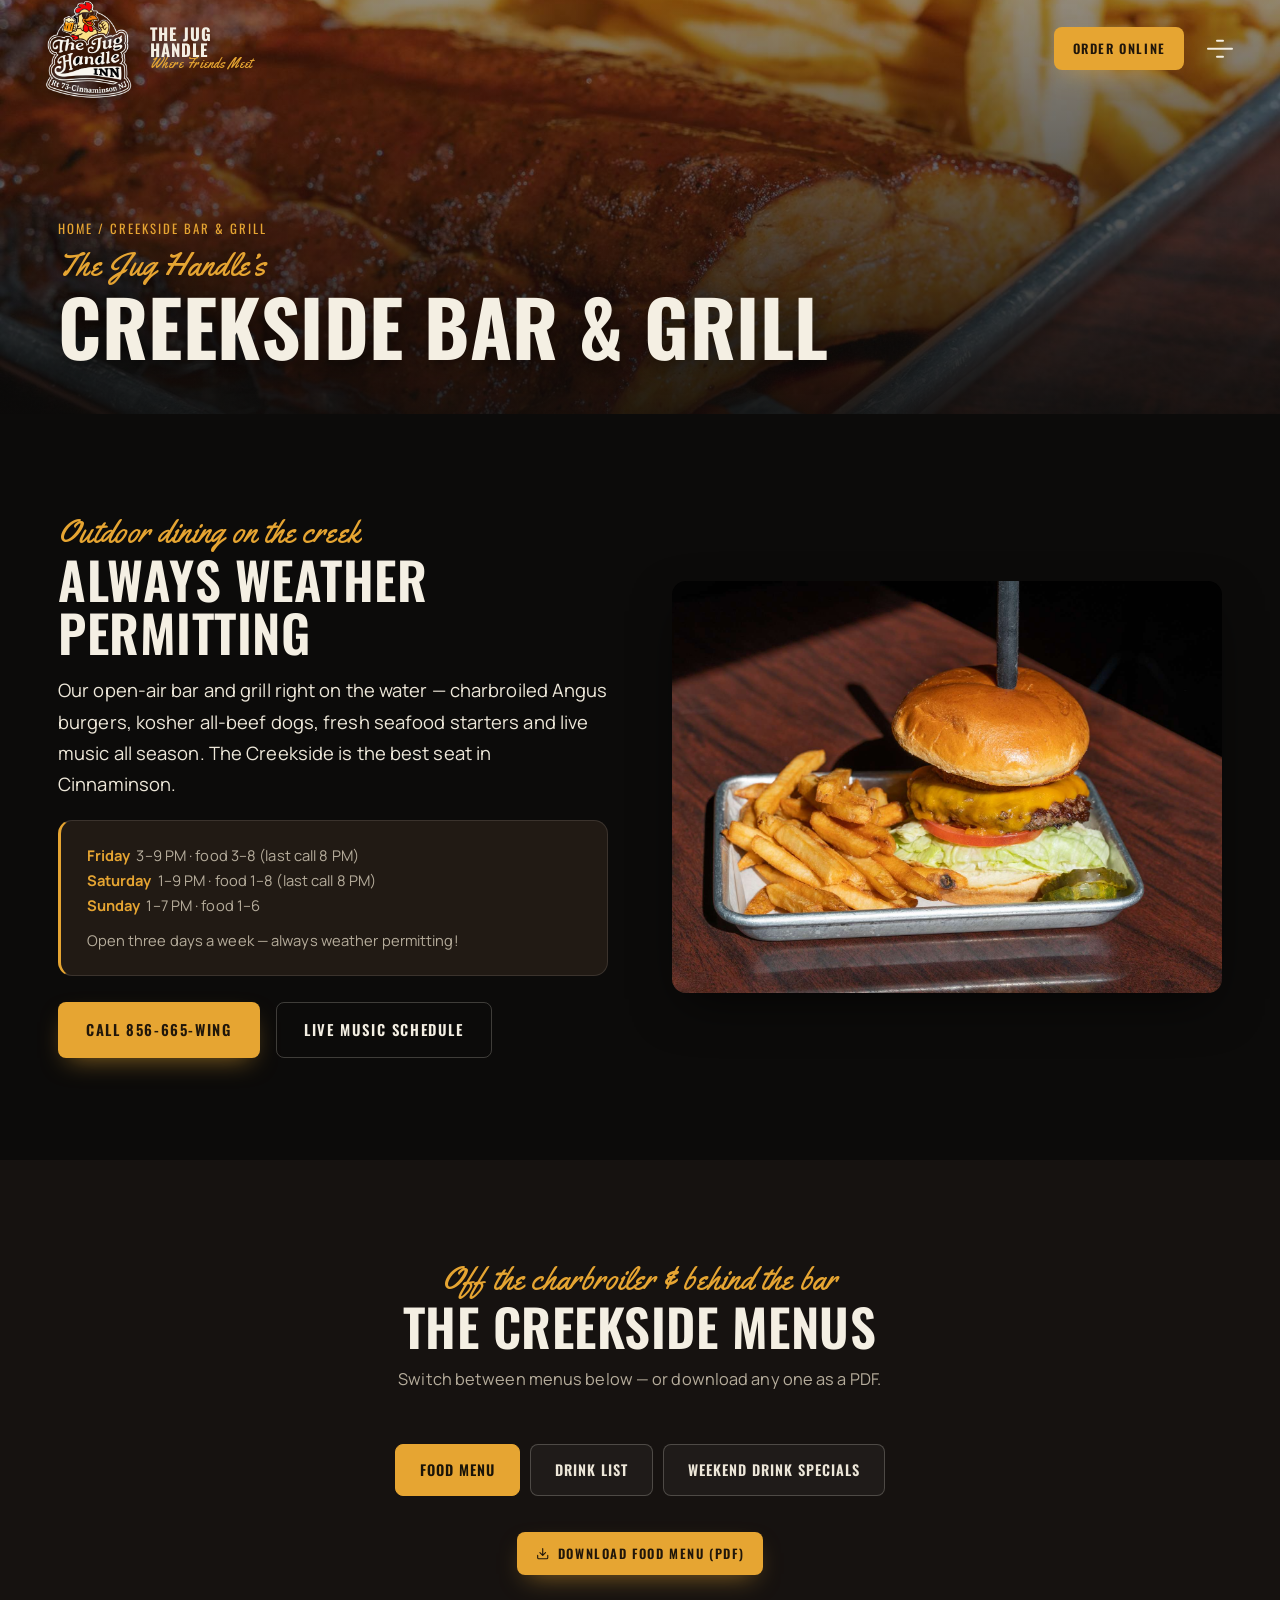
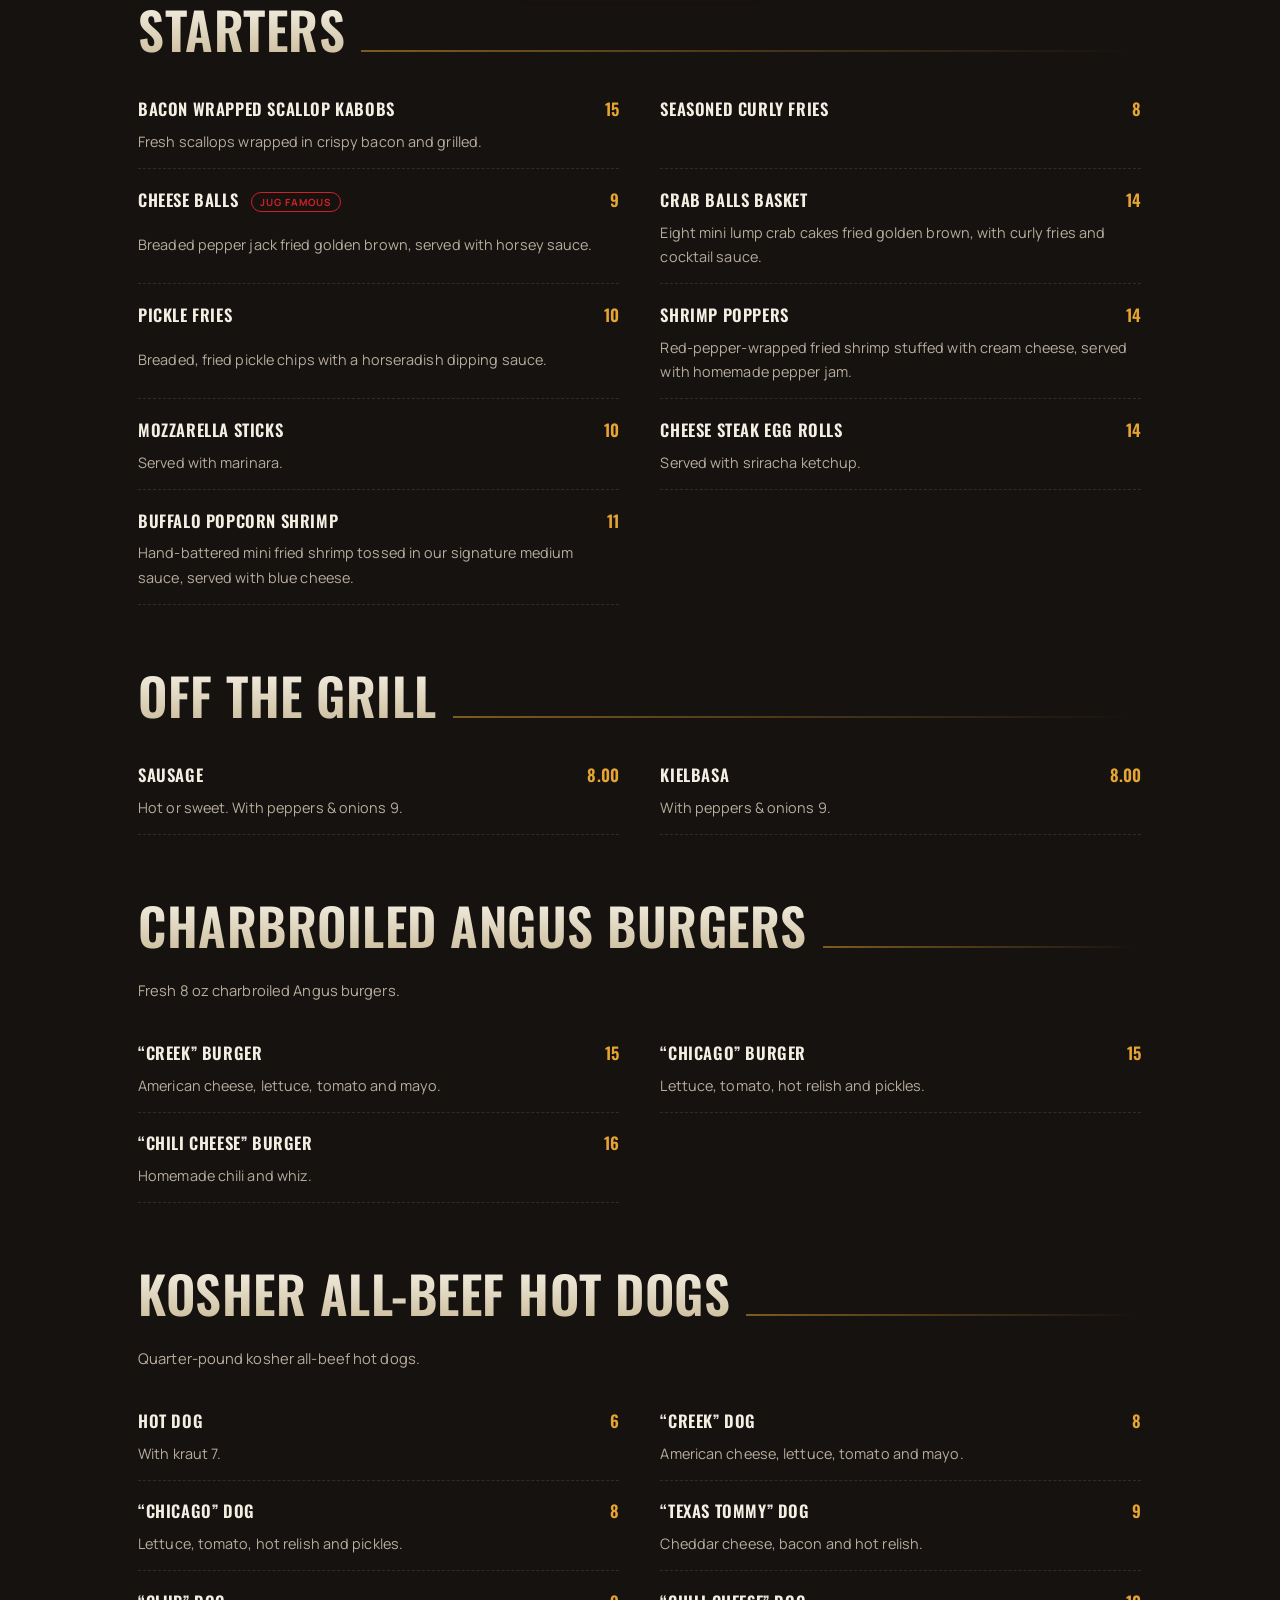
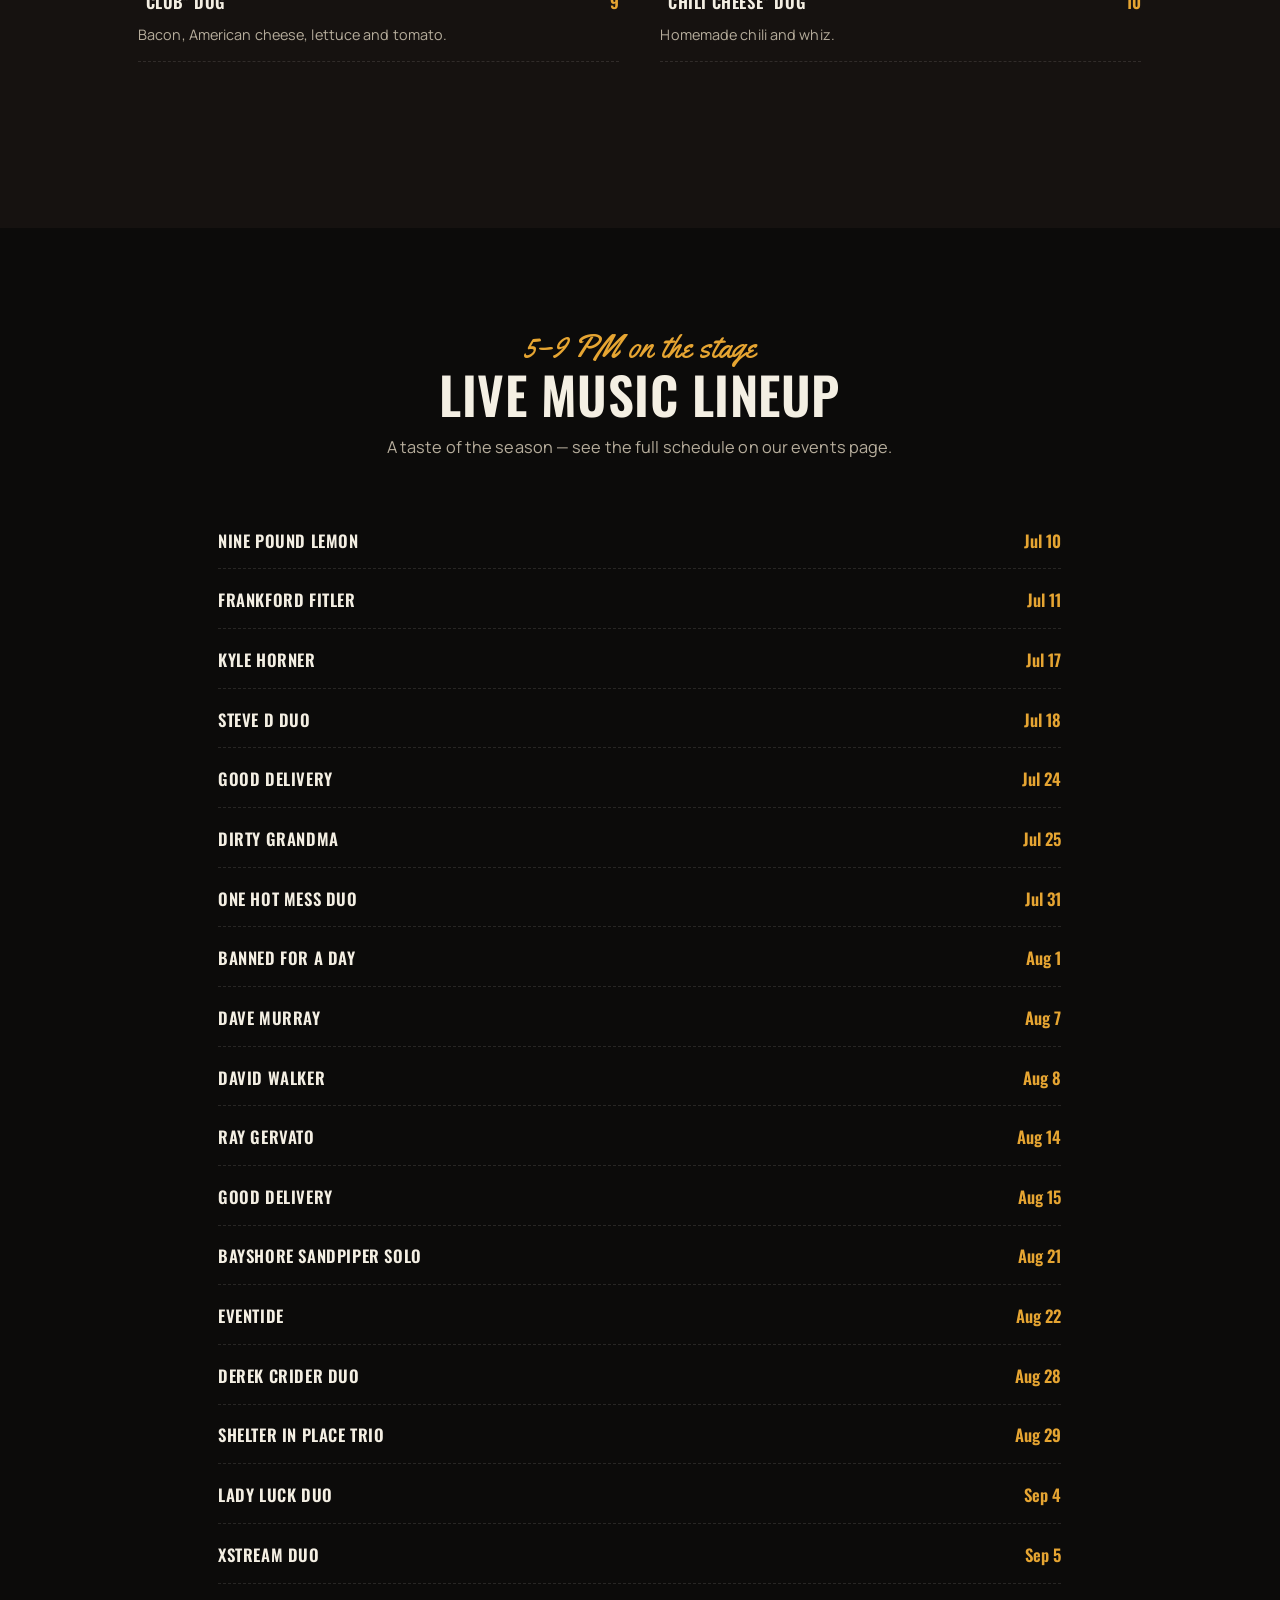
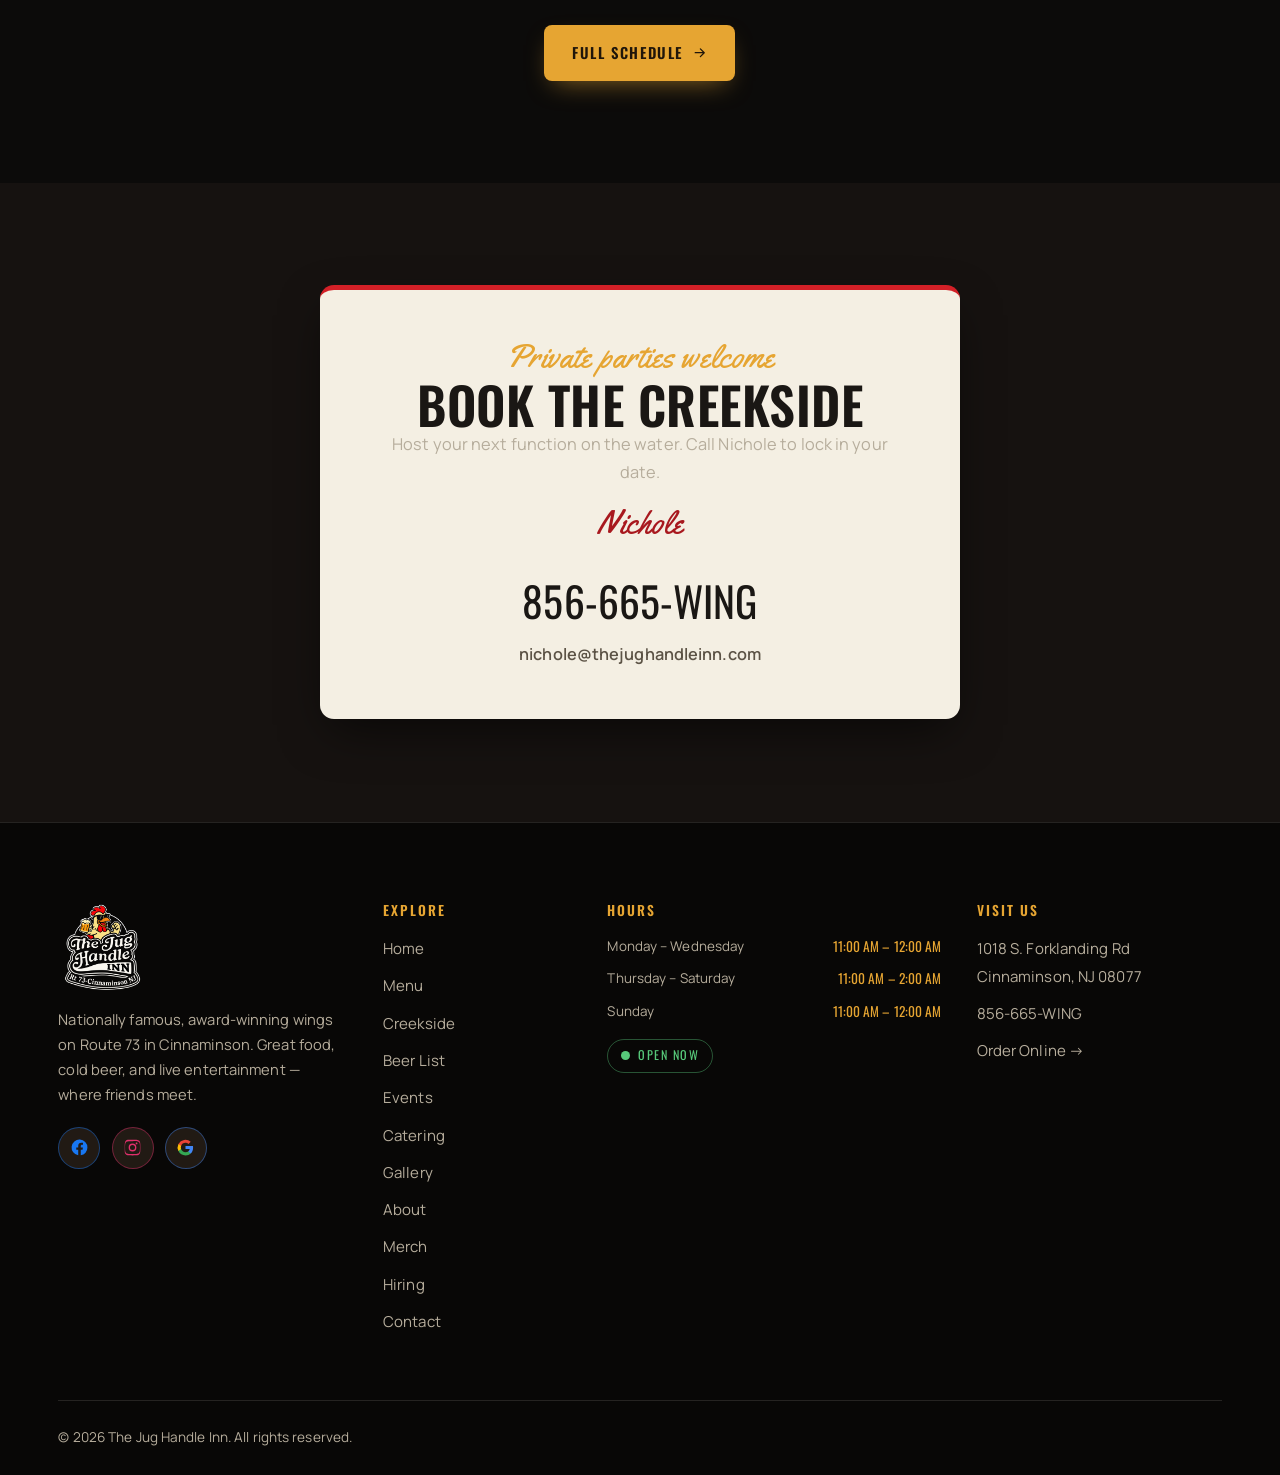
<file: creekside.html>
<!DOCTYPE html>
<html lang="en" class="no-js">
<head>
  <meta charset="UTF-8">
  <script>document.documentElement.classList.remove("no-js");document.documentElement.classList.add("js");</script>
  <meta name="viewport" content="width=device-width, initial-scale=1.0">
  <title>Creekside Bar &amp; Grill | The Jug Handle Inn — Open-Air Dining &amp; Live Music</title>
  <meta name="description" content="Creekside Bar &amp; Grill at The Jug Handle Inn: open-air dining on the water with charbroiled Angus burgers, kosher dogs, seafood starters and live music Friday–Sunday, weather permitting.">
  <link rel="canonical" href="https://digitaloneweb.github.io/theJugHandleInn/creekside.html">
  <meta name="theme-color" content="#0c0b0a">

  <!-- Open Graph -->
  <meta property="og:type" content="restaurant">
  <meta property="og:site_name" content="The Jug Handle Inn">
  <meta property="og:title" content="Creekside Bar &amp; Grill | The Jug Handle Inn — Open-Air Dining &amp; Live Music">
  <meta property="og:description" content="Creekside Bar &amp; Grill at The Jug Handle Inn: open-air dining on the water with charbroiled Angus burgers, kosher dogs, seafood starters and live music Friday–Sunday, weather permitting.">
  <meta property="og:url" content="https://digitaloneweb.github.io/theJugHandleInn/creekside.html">
  <meta property="og:image" content="https://digitaloneweb.github.io/theJugHandleInn/assets/images/logo/og-image.png">

  <!-- Twitter -->
  <meta name="twitter:card" content="summary_large_image">
  <meta name="twitter:title" content="Creekside Bar &amp; Grill | The Jug Handle Inn — Open-Air Dining &amp; Live Music">
  <meta name="twitter:description" content="Creekside Bar &amp; Grill at The Jug Handle Inn: open-air dining on the water with charbroiled Angus burgers, kosher dogs, seafood starters and live music Friday–Sunday, weather permitting.">
  <meta name="twitter:image" content="https://digitaloneweb.github.io/theJugHandleInn/assets/images/logo/og-image.png">

  <!-- Favicons -->
  <link rel="icon" type="image/png" sizes="32x32" href="assets/images/logo/favicon-32.png">
  <link rel="apple-touch-icon" href="assets/images/logo/favicon-180.png">

  <!-- Fonts -->
  <link rel="preconnect" href="https://fonts.googleapis.com">
  <link rel="preconnect" href="https://fonts.gstatic.com" crossorigin>
  <link href="https://fonts.googleapis.com/css2?family=Oswald:wght@300;400;500;600;700&family=Manrope:wght@400;500;600;700;800&family=Yellowtail&display=swap" rel="stylesheet">

  <link rel="stylesheet" href="assets/css/style.css?v=20260630d">

  <script type="application/ld+json">{
  "@context":"https://schema.org",
  "@type":"Restaurant",
  "name":"The Jug Handle Inn",
  "image":"https://digitaloneweb.github.io/theJugHandleInn/assets/images/logo/og-image.png",
  "@id":"https://digitaloneweb.github.io/theJugHandleInn",
  "url":"https://digitaloneweb.github.io/theJugHandleInn",
  "telephone":"856-665-8696",
  "priceRange":"$$",
  "servesCuisine":["American","Bar & Grill","Wings","Burgers"],
  "address":{"@type":"PostalAddress","streetAddress":"1018 S. Forklanding Rd","addressLocality":"Cinnaminson","addressRegion":"NJ","postalCode":"08077","addressCountry":"US"},
  "geo":{"@type":"GeoCoordinates","latitude":39.9912,"longitude":-74.9876},
  "openingHoursSpecification":[
    {"@type":"OpeningHoursSpecification","dayOfWeek":["Monday","Tuesday","Wednesday","Sunday"],"opens":"11:00","closes":"00:00"},
    {"@type":"OpeningHoursSpecification","dayOfWeek":["Thursday","Friday","Saturday"],"opens":"11:00","closes":"02:00"}
  ],
  "sameAs":["https://www.facebook.com/TheJugHandleInn/","https://www.instagram.com/thejughandleinn/"]
}</script>
  
</head>
<body>
<a class="skip-link" href="#main">Skip to content</a>
<header class="site-header">
  <nav class="nav container" aria-label="Primary">
    <a class="nav__brand" href="index.html" aria-label="The Jug Handle Inn home">
      <img src="assets/images/logo/logo.png" alt="The Jug Handle Inn logo — a rooster in sunglasses holding a beer">
      <span class="nav__brand-text">The Jug<br>Handle<small>Where Friends Meet</small></span>
    </a>

    <div class="nav__links" id="nav-links">
        <a href="index.html">Home</a>
        <a href="menu.html">Menu</a>
        <a href="creekside.html" aria-current="page">Creekside</a>
        <a href="beer-list.html">Beer List</a>
        <a href="events.html">Events</a>
        <a href="catering.html">Catering</a>
        <a href="gallery.html">Gallery</a>
        <a href="about.html">About</a>
        <a href="merchandise.html">Merch</a>
        <a href="hiring.html">Hiring</a>
        <a href="contact.html">Contact</a>
    </div>

    <div class="nav__actions">
      <span class="status" data-status aria-live="polite">
        <span class="status__dot"></span><span class="status__text">Checking…</span>
      </span>
      <a class="btn btn--gold btn--sm" href="https://online.skytab.com/7696057f402aea3ac30bc4868bea2866/order-settings" target="_blank" rel="noopener">Order Online</a>
      <button class="nav__toggle" aria-label="Toggle menu" aria-expanded="false" aria-controls="nav-links">
        <span></span>
      </button>
    </div>
  </nav>
</header>
<main id="main">

<section class="page-hero">
  <img src="assets/images/general/creekside-hero.jpg" alt="Creekside Bar & Grill outdoor seating" class="page-hero__bg" loading="eager" >
  <div class="container page-hero__inner" data-reveal>
    <p class="breadcrumb"><a href="index.html">Home</a> / Creekside Bar &amp; Grill</p>
    <span class="eyebrow">The Jug Handle&rsquo;s</span>
    <h1>Creekside Bar &amp; Grill</h1>
  </div>
</section>

<section class="section">
  <div class="container split">
    <div class="split__body" data-reveal>
      <span class="eyebrow">Outdoor dining on the creek</span>
      <h2>Always weather permitting</h2>
      <p class="lead">Our open-air bar and grill right on the water — charbroiled Angus burgers, kosher all-beef dogs, fresh seafood starters and live music all season. The Creekside is the best seat in Cinnaminson.</p>
      <div class="note-panel mt-1">
        <p><strong>Friday</strong> &nbsp;3&ndash;9 PM &middot; food 3&ndash;8 (last call 8 PM)</p>
        <p><strong>Saturday</strong> &nbsp;1&ndash;9 PM &middot; food 1&ndash;8 (last call 8 PM)</p>
        <p><strong>Sunday</strong> &nbsp;1&ndash;7 PM &middot; food 1&ndash;6</p>
        <p style="margin-top:.6rem;color:var(--text-soft)">Open three days a week — always weather permitting!</p>
      </div>
      <div class="hero__cta" style="margin-top:1.6rem">
        <a class="btn btn--gold" href="tel:+18566659464">Call 856-665-WING</a>
        <a class="btn btn--ghost" href="events.html">Live Music Schedule</a>
      </div>
    </div>
    <div class="split__media" data-reveal data-reveal-delay="1"><img src="assets/images/general/creekside-promo.jpg" alt="Creekside Bar & Grill on the water" class="" loading="lazy" ></div>
  </div>
</section>

<section class="section section--wood">
  <div class="container" style="max-width:1080px">
    <div class="section-head center" data-reveal><span class="eyebrow">Off the charbroiler &amp; behind the bar</span><h2>The Creekside Menus</h2><p>Switch between menus below — or download any one as a PDF.</p></div>

    <div class="tabs" data-tabs>
      <div class="tabs__nav" role="tablist" aria-label="Creekside menus">
        <button class="tabs__tab is-active" type="button" role="tab" id="cktab-food" aria-controls="ckpanel-food" aria-selected="true">Food Menu</button>
        <button class="tabs__tab" type="button" role="tab" id="cktab-drinks" aria-controls="ckpanel-drinks" aria-selected="false" tabindex="-1">Drink List</button>
        <button class="tabs__tab" type="button" role="tab" id="cktab-specials" aria-controls="ckpanel-specials" aria-selected="false" tabindex="-1">Weekend Drink Specials</button>
      </div>

      <!-- ===== FOOD MENU ===== -->
      <div class="tabs__panel is-active" role="tabpanel" id="ckpanel-food" aria-labelledby="cktab-food" tabindex="0">
        <div class="tabs__download">
          <a class="btn btn--gold btn--sm" href="assets/menu/creekside-food-menu.pdf" target="_blank" rel="noopener"><svg viewBox="0 0 24 24" fill="none" stroke="currentColor" stroke-width="2" stroke-linecap="round" stroke-linejoin="round"><path d="M21 15v4a2 2 0 0 1-2 2H5a2 2 0 0 1-2-2v-4M7 10l5 5 5-5M12 15V3"/></svg> Download Food Menu (PDF)</a>
        </div>
        <section class="menu-group" id="ck-starters" data-reveal><div class="menu-group__head"><h2>Starters</h2></div><div class="menu-grid"><div class="menu-item"><span class="menu-item__name">Bacon Wrapped Scallop Kabobs</span><span class="menu-item__price">15</span><p class="menu-item__desc">Fresh scallops wrapped in crispy bacon and grilled.</p></div><div class="menu-item"><span class="menu-item__name">Seasoned Curly Fries</span><span class="menu-item__price">8</span></div><div class="menu-item"><span class="menu-item__name">Cheese Balls <span class="tag-pop">Jug Famous</span></span><span class="menu-item__price">9</span><p class="menu-item__desc">Breaded pepper jack fried golden brown, served with horsey sauce.</p></div><div class="menu-item"><span class="menu-item__name">Crab Balls Basket</span><span class="menu-item__price">14</span><p class="menu-item__desc">Eight mini lump crab cakes fried golden brown, with curly fries and cocktail sauce.</p></div><div class="menu-item"><span class="menu-item__name">Pickle Fries</span><span class="menu-item__price">10</span><p class="menu-item__desc">Breaded, fried pickle chips with a horseradish dipping sauce.</p></div><div class="menu-item"><span class="menu-item__name">Shrimp Poppers</span><span class="menu-item__price">14</span><p class="menu-item__desc">Red-pepper-wrapped fried shrimp stuffed with cream cheese, served with homemade pepper jam.</p></div><div class="menu-item"><span class="menu-item__name">Mozzarella Sticks</span><span class="menu-item__price">10</span><p class="menu-item__desc">Served with marinara.</p></div><div class="menu-item"><span class="menu-item__name">Cheese Steak Egg Rolls</span><span class="menu-item__price">14</span><p class="menu-item__desc">Served with sriracha ketchup.</p></div><div class="menu-item"><span class="menu-item__name">Buffalo Popcorn Shrimp</span><span class="menu-item__price">11</span><p class="menu-item__desc">Hand-battered mini fried shrimp tossed in our signature medium sauce, served with blue cheese.</p></div></div></section><section class="menu-group" id="ck-grill" data-reveal><div class="menu-group__head"><h2>Off the Grill</h2></div><div class="menu-grid"><div class="menu-item"><span class="menu-item__name">Sausage</span><span class="menu-item__price">8.00</span><p class="menu-item__desc">Hot or sweet. With peppers &amp; onions 9.</p></div><div class="menu-item"><span class="menu-item__name">Kielbasa</span><span class="menu-item__price">8.00</span><p class="menu-item__desc">With peppers &amp; onions 9.</p></div></div></section><section class="menu-group" id="ck-burgers" data-reveal><div class="menu-group__head"><h2>Charbroiled Angus Burgers</h2></div><p class="menu-group__note">Fresh 8 oz charbroiled Angus burgers.</p><div class="menu-grid"><div class="menu-item"><span class="menu-item__name">“Creek” Burger</span><span class="menu-item__price">15</span><p class="menu-item__desc">American cheese, lettuce, tomato and mayo.</p></div><div class="menu-item"><span class="menu-item__name">“Chicago” Burger</span><span class="menu-item__price">15</span><p class="menu-item__desc">Lettuce, tomato, hot relish and pickles.</p></div><div class="menu-item"><span class="menu-item__name">“Chili Cheese” Burger</span><span class="menu-item__price">16</span><p class="menu-item__desc">Homemade chili and whiz.</p></div></div></section><section class="menu-group" id="ck-dogs" data-reveal><div class="menu-group__head"><h2>Kosher All-Beef Hot Dogs</h2></div><p class="menu-group__note">Quarter-pound kosher all-beef hot dogs.</p><div class="menu-grid"><div class="menu-item"><span class="menu-item__name">Hot Dog</span><span class="menu-item__price">6</span><p class="menu-item__desc">With kraut 7.</p></div><div class="menu-item"><span class="menu-item__name">“Creek” Dog</span><span class="menu-item__price">8</span><p class="menu-item__desc">American cheese, lettuce, tomato and mayo.</p></div><div class="menu-item"><span class="menu-item__name">“Chicago” Dog</span><span class="menu-item__price">8</span><p class="menu-item__desc">Lettuce, tomato, hot relish and pickles.</p></div><div class="menu-item"><span class="menu-item__name">“Texas Tommy” Dog</span><span class="menu-item__price">9</span><p class="menu-item__desc">Cheddar cheese, bacon and hot relish.</p></div><div class="menu-item"><span class="menu-item__name">“Club” Dog</span><span class="menu-item__price">9</span><p class="menu-item__desc">Bacon, American cheese, lettuce and tomato.</p></div><div class="menu-item"><span class="menu-item__name">“Chili Cheese” Dog</span><span class="menu-item__price">10</span><p class="menu-item__desc">Homemade chili and whiz.</p></div></div></section>
      </div><!-- /food panel -->

      <!-- ===== DRINK LIST ===== -->
      <div class="tabs__panel" role="tabpanel" id="ckpanel-drinks" aria-labelledby="cktab-drinks" tabindex="0">
        <div class="tabs__download">
          <a class="btn btn--gold btn--sm" href="assets/menu/creekside-drink-list.pdf" target="_blank" rel="noopener"><svg viewBox="0 0 24 24" fill="none" stroke="currentColor" stroke-width="2" stroke-linecap="round" stroke-linejoin="round"><path d="M21 15v4a2 2 0 0 1-2 2H5a2 2 0 0 1-2-2v-4M7 10l5 5 5-5M12 15V3"/></svg> Download Drink List (PDF)</a>
        </div>
        <section class="menu-group" data-reveal><div class="menu-group__head"><h2>Domestic</h2></div><div class="menu-grid"><div class="menu-item"><span class="menu-item__name">Bud <span class="ck-size">12oz</span></span><span class="menu-item__price">4.50</span></div><div class="menu-item"><span class="menu-item__name">Bud Light <span class="ck-size">12oz</span></span><span class="menu-item__price">4.50</span></div><div class="menu-item"><span class="menu-item__name">Coors Light <span class="ck-size">12oz</span></span><span class="menu-item__price">4.50</span></div><div class="menu-item"><span class="menu-item__name">Michelob Ultra <span class="ck-size">12oz</span></span><span class="menu-item__price">4.50</span></div><div class="menu-item"><span class="menu-item__name">Michelob Zero <span class="ck-size">12oz</span></span><span class="menu-item__price">4.50</span></div><div class="menu-item"><span class="menu-item__name">Miller Lite <span class="ck-size">12oz</span></span><span class="menu-item__price">4.50</span></div><div class="menu-item"><span class="menu-item__name">Pabst <span class="ck-size">16oz</span></span><span class="menu-item__price">4</span></div><div class="menu-item"><span class="menu-item__name">Rolling Rock <span class="ck-size">16oz</span></span><span class="menu-item__price">5.25</span></div><div class="menu-item"><span class="menu-item__name">Yuengling Lager <span class="ck-size">12oz</span></span><span class="menu-item__price">4.50</span></div></div></section><section class="menu-group" data-reveal><div class="menu-group__head"><h2>Malternatives &amp; Seltzers</h2></div><div class="menu-grid"><div class="menu-item"><span class="menu-item__name">High Noon Vodka <span class="ck-size">12oz</span></span><span class="menu-item__price">7.50</span><p class="menu-item__desc">Black cherry, peach, pineapple or watermelon.</p></div><div class="menu-item"><span class="menu-item__name">Long Drink <span class="ck-size">12oz</span></span><span class="menu-item__price">7.50</span><p class="menu-item__desc">Regular or Zero.</p></div><div class="menu-item"><span class="menu-item__name">Nutrl <span class="ck-size">12oz</span></span><span class="menu-item__price">7.50</span><p class="menu-item__desc">Black cherry or orange.</p></div><div class="menu-item"><span class="menu-item__name">Suncruiser <span class="ck-size">12oz</span></span><span class="menu-item__price">7.50</span><p class="menu-item__desc">Tea &amp; lemonade.</p></div><div class="menu-item"><span class="menu-item__name">Surfsides <span class="ck-size">12oz</span></span><span class="menu-item__price">7.50</span><p class="menu-item__desc">Teas: original, half &amp; half, peach. Lemonades: regular, black cherry, raspberry, strawberry, blueberry.</p></div><div class="menu-item"><span class="menu-item__name">Superlytes <span class="ck-size">12oz</span></span><span class="menu-item__price">7.50</span><p class="menu-item__desc">Blue, lemon-lime, fruit punch or orange.</p></div><div class="menu-item"><span class="menu-item__name">Stateside Seltzer <span class="ck-size">12oz</span></span><span class="menu-item__price">7.50</span><p class="menu-item__desc">Black cherry or orange.</p></div><div class="menu-item"><span class="menu-item__name">Twisted Tea <span class="ck-size">24oz</span></span><span class="menu-item__price">8</span><p class="menu-item__desc">Regular &amp; Light.</p></div></div></section><section class="menu-group" data-reveal><div class="menu-group__head"><h2>Imports</h2></div><div class="menu-grid"><div class="menu-item"><span class="menu-item__name">Corona <span class="ck-size">16oz</span></span><span class="menu-item__price">6</span></div><div class="menu-item"><span class="menu-item__name">Corona Light <span class="ck-size">12oz</span></span><span class="menu-item__price">6</span></div><div class="menu-item"><span class="menu-item__name">Heineken <span class="ck-size">16oz</span></span><span class="menu-item__price">6</span></div><div class="menu-item"><span class="menu-item__name">Labatt <span class="ck-size">24oz</span></span><span class="menu-item__price">6</span></div><div class="menu-item"><span class="menu-item__name">Stella <span class="ck-size">16oz</span></span><span class="menu-item__price">6</span></div></div></section><section class="menu-group" data-reveal><div class="menu-group__head"><h2>Crafts</h2></div><div class="menu-grid"><div class="menu-item"><span class="menu-item__name">Allagash White <span class="ck-size">12oz</span></span><span class="menu-item__price">6</span></div><div class="menu-item"><span class="menu-item__name">Blue Moon <span class="ck-size">16oz</span></span><span class="menu-item__price">6</span></div><div class="menu-item"><span class="menu-item__name">Cape May Coastal Evacuation <span class="ck-size">12oz</span></span><span class="menu-item__price">7</span></div><div class="menu-item"><span class="menu-item__name">Mango Cart <span class="ck-size">12oz</span></span><span class="menu-item__price">6</span></div><div class="menu-item"><span class="menu-item__name">Kona Big Wave <span class="ck-size">16oz</span></span><span class="menu-item__price">6</span></div><div class="menu-item"><span class="menu-item__name">Victory Summer Love <span class="ck-size">12oz</span></span><span class="menu-item__price">6</span></div></div></section><section class="menu-group" data-reveal><div class="menu-group__head"><h2>On Draft</h2></div><div class="menu-grid"><div class="menu-item"><span class="menu-item__name">Modelo</span><span class="menu-item__price">7</span></div><div class="menu-item"><span class="menu-item__name">Leinie&rsquo;s Summer Shandy</span><span class="menu-item__price">7</span></div><div class="menu-item"><span class="menu-item__name">Downeast Cider</span><span class="menu-item__price">7</span></div><div class="menu-item"><span class="menu-item__name">Kane Head High</span><span class="menu-item__price">7</span></div></div></section>
      </div><!-- /drinks panel -->

      <!-- ===== WEEKEND DRINK SPECIALS ===== -->
      <div class="tabs__panel" role="tabpanel" id="ckpanel-specials" aria-labelledby="cktab-specials" tabindex="0">
        <div class="tabs__download">
          <a class="btn btn--gold btn--sm" href="assets/menu/creekside-weekend-specials.pdf" target="_blank" rel="noopener"><svg viewBox="0 0 24 24" fill="none" stroke="currentColor" stroke-width="2" stroke-linecap="round" stroke-linejoin="round"><path d="M21 15v4a2 2 0 0 1-2 2H5a2 2 0 0 1-2-2v-4M7 10l5 5 5-5M12 15V3"/></svg> Download Weekend Specials (PDF)</a>
        </div>
        <p class="menu-group__note" style="text-align:center;max-width:none">Ask about our blackboard specials!</p>
        <section class="menu-group" data-reveal><div class="menu-group__head"><h2>T.G.I. Friday</h2></div><div class="menu-list"><div class="menu-item"><span class="menu-item__name">Corona &amp; Light</span><span class="menu-item__price">$4.50</span></div><div class="menu-item"><span class="menu-item__name">Proper 12</span><span class="menu-item__price">$5</span></div><div class="menu-item"><span class="menu-item__name">Corazon</span><span class="menu-item__price">$5</span></div></div></section><section class="menu-group" data-reveal><div class="menu-group__head"><h2>Super Saturday</h2></div><div class="menu-list"><div class="menu-item"><span class="menu-item__name">Mango Cart</span><span class="menu-item__price">$5</span></div><div class="menu-item"><span class="menu-item__name">Stella <span class="ck-size">16oz</span></span><span class="menu-item__price">$5</span></div><div class="menu-item"><span class="menu-item__name">Olmeca Margarita</span><span class="menu-item__price">$7</span></div></div></section><section class="menu-group" data-reveal><div class="menu-group__head"><h2>Sunday Funday</h2></div><div class="menu-list"><div class="menu-item"><span class="menu-item__name">Stateside Bloody Mary&rsquo;s</span><span class="menu-item__price">$5</span></div><div class="menu-item"><span class="menu-item__name">Kane Drafts</span><span class="menu-item__price">$6.50</span></div><div class="menu-item"><span class="menu-item__name">Corazon Margarita</span><span class="menu-item__price">$7</span></div></div></section>
      </div><!-- /specials panel -->
    </div><!-- /tabs -->
  </div>
</section>

<section class="section">
  <div class="container" style="max-width:920px">
    <div class="section-head center" data-reveal>
      <span class="eyebrow">5&ndash;9 PM on the stage</span>
      <h2>Live Music Lineup</h2>
      <p>A taste of the season — see the full schedule on our events page.</p>
    </div>
    <div class="menu-list" data-reveal><div class="menu-item"><span class="menu-item__name">Nine Pound Lemon</span><span class="menu-item__price">Jul 10</span></div><div class="menu-item"><span class="menu-item__name">Frankford Fitler</span><span class="menu-item__price">Jul 11</span></div><div class="menu-item"><span class="menu-item__name">Kyle Horner</span><span class="menu-item__price">Jul 17</span></div><div class="menu-item"><span class="menu-item__name">Steve D Duo</span><span class="menu-item__price">Jul 18</span></div><div class="menu-item"><span class="menu-item__name">Good Delivery</span><span class="menu-item__price">Jul 24</span></div><div class="menu-item"><span class="menu-item__name">Dirty Grandma</span><span class="menu-item__price">Jul 25</span></div><div class="menu-item"><span class="menu-item__name">One Hot Mess Duo</span><span class="menu-item__price">Jul 31</span></div><div class="menu-item"><span class="menu-item__name">Banned For A Day</span><span class="menu-item__price">Aug 1</span></div><div class="menu-item"><span class="menu-item__name">Dave Murray</span><span class="menu-item__price">Aug 7</span></div><div class="menu-item"><span class="menu-item__name">David Walker</span><span class="menu-item__price">Aug 8</span></div><div class="menu-item"><span class="menu-item__name">Ray Gervato</span><span class="menu-item__price">Aug 14</span></div><div class="menu-item"><span class="menu-item__name">Good Delivery</span><span class="menu-item__price">Aug 15</span></div><div class="menu-item"><span class="menu-item__name">Bayshore Sandpiper Solo</span><span class="menu-item__price">Aug 21</span></div><div class="menu-item"><span class="menu-item__name">Eventide</span><span class="menu-item__price">Aug 22</span></div><div class="menu-item"><span class="menu-item__name">Derek Crider Duo</span><span class="menu-item__price">Aug 28</span></div><div class="menu-item"><span class="menu-item__name">Shelter In Place Trio</span><span class="menu-item__price">Aug 29</span></div><div class="menu-item"><span class="menu-item__name">Lady Luck Duo</span><span class="menu-item__price">Sep 4</span></div><div class="menu-item"><span class="menu-item__name">Xstream Duo</span><span class="menu-item__price">Sep 5</span></div></div>
    <div class="text-center mt-2" data-reveal><a class="btn btn--gold" href="events.html">Full schedule <svg viewBox="0 0 24 24" fill="none" stroke="currentColor" stroke-width="2" stroke-linecap="round" stroke-linejoin="round"><path d="M5 12h14M13 6l6 6-6 6"/></svg></a></div>
  </div>
</section>

<section class="section section--wood">
  <div class="container"><div class="contact-card" data-reveal>
    <span class="eyebrow">Private parties welcome</span>
    <h2>Book the Creekside</h2>
    <p>Host your next function on the water. Call Nichole to lock in your date.</p>
    <div class="name">Nichole</div>
    <a class="phone" href="tel:+18566659464">856-665-WING</a><br>
    <a class="email" href="mailto:nichole@thejughandleinn.com">nichole@thejughandleinn.com</a>
  </div></div>
</section>

</main>
<footer class="site-footer">
  <div class="container">
    <div class="footer-grid">
      <div class="footer-brand">
        <img src="assets/images/logo/logo.png" alt="The Jug Handle Inn logo">
        <p>Nationally famous, award-winning wings on Route 73 in Cinnaminson. Great food, cold beer, and live entertainment — where friends meet.</p>
        <div class="socials">
          <a href="https://www.facebook.com/TheJugHandleInn/" target="_blank" rel="noopener" aria-label="Facebook"><svg viewBox="0 0 24 24" fill="currentColor" aria-hidden="true"><path d="M22 12a10 10 0 1 0-11.6 9.9v-7H7.9V12h2.5V9.8c0-2.5 1.5-3.9 3.8-3.9 1.1 0 2.2.2 2.2.2v2.5h-1.2c-1.2 0-1.6.8-1.6 1.6V12h2.7l-.4 2.9h-2.3v7A10 10 0 0 0 22 12Z"/></svg></a>
          <a href="https://www.instagram.com/thejughandleinn/" target="_blank" rel="noopener" aria-label="Instagram"><svg viewBox="0 0 24 24" fill="currentColor" aria-hidden="true"><path d="M12 2.2c3.2 0 3.6 0 4.9.1 1.2.1 1.8.3 2.2.4.6.2 1 .5 1.4.9.4.4.7.8.9 1.4.2.5.4 1.1.4 2.2.1 1.3.1 1.7.1 4.9s0 3.6-.1 4.9c-.1 1.2-.3 1.8-.4 2.2-.2.6-.5 1-.9 1.4-.4.4-.8.7-1.4.9-.5.2-1.1.4-2.2.4-1.3.1-1.7.1-4.9.1s-3.6 0-4.9-.1c-1.2-.1-1.8-.3-2.2-.4-.6-.2-1-.5-1.4-.9-.4-.4-.7-.8-.9-1.4-.2-.5-.4-1.1-.4-2.2C2.2 15.6 2.2 15.2 2.2 12s0-3.6.1-4.9c.1-1.2.3-1.8.4-2.2.2-.6.5-1 .9-1.4.4-.4.8-.7 1.4-.9.5-.2 1.1-.4 2.2-.4C8.4 2.2 8.8 2.2 12 2.2Zm0 1.8c-3.1 0-3.5 0-4.7.1-1.1.1-1.7.2-2.1.4-.5.2-.9.4-1.3.8-.4.4-.6.8-.8 1.3-.2.4-.3 1-.4 2.1C2.6 9.7 2.6 10.1 2.6 12s0 2.3.1 3.5c.1 1.1.2 1.7.4 2.1.2.5.4.9.8 1.3.4.4.8.6 1.3.8.4.2 1 .3 2.1.4 1.2.1 1.6.1 4.7.1s3.5 0 4.7-.1c1.1-.1 1.7-.2 2.1-.4.5-.2.9-.4 1.3-.8.4-.4.6-.8.8-1.3.2-.4.3-1 .4-2.1.1-1.2.1-1.6.1-3.5s0-2.3-.1-3.5c-.1-1.1-.2-1.7-.4-2.1-.2-.5-.4-.9-.8-1.3-.4-.4-.8-.6-1.3-.8-.4-.2-1-.3-2.1-.4C15.5 4 15.1 4 12 4Zm0 3.1A4.9 4.9 0 1 1 7.1 12 4.9 4.9 0 0 1 12 7.1Zm0 8.1A3.2 3.2 0 1 0 8.8 12 3.2 3.2 0 0 0 12 15.2Zm6.3-8.3a1.15 1.15 0 1 1-1.15-1.15A1.15 1.15 0 0 1 18.3 6.9Z"/></svg></a>
          <a href="https://share.google/TAHXh9fkQX0eW2FaK" target="_blank" rel="noopener" aria-label="Google Reviews"><svg viewBox="0 0 24 24" fill="currentColor" aria-hidden="true"><path d="M21.6 12.2c0-.7-.1-1.4-.2-2H12v3.8h5.4a4.6 4.6 0 0 1-2 3v2.5h3.2c1.9-1.7 3-4.3 3-7.3Z"/><path d="M12 22c2.7 0 5-.9 6.6-2.4l-3.2-2.5c-.9.6-2 .9-3.4.9-2.6 0-4.8-1.7-5.6-4.1H3.1v2.6A10 10 0 0 0 12 22Z"/><path d="M6.4 13.9a6 6 0 0 1 0-3.8V7.5H3.1a10 10 0 0 0 0 9l3.3-2.6Z"/><path d="M12 6.1c1.5 0 2.8.5 3.8 1.5l2.8-2.8A10 10 0 0 0 3.1 7.5l3.3 2.6C7.2 7.7 9.4 6.1 12 6.1Z"/></svg></a>
        </div>
      </div>

      <div class="footer-col">
        <h4>EXPLORE</h4>
        <ul>
          <li><a href="index.html">Home</a></li>
          <li><a href="menu.html">Menu</a></li>
          <li><a href="creekside.html">Creekside</a></li>
          <li><a href="beer-list.html">Beer List</a></li>
          <li><a href="events.html">Events</a></li>
          <li><a href="catering.html">Catering</a></li>
          <li><a href="gallery.html">Gallery</a></li>
          <li><a href="about.html">About</a></li>
          <li><a href="merchandise.html">Merch</a></li>
          <li><a href="hiring.html">Hiring</a></li>
          <li><a href="contact.html">Contact</a></li>
        </ul>
      </div>

      <div class="footer-col">
        <h4>HOURS</h4>
        <ul class="footer-hours">
          <li><span>Monday – Wednesday</span><span>11:00 AM – 12:00 AM</span></li>
          <li><span>Thursday – Saturday</span><span>11:00 AM – 2:00 AM</span></li>
          <li><span>Sunday</span><span>11:00 AM – 12:00 AM</span></li>
        </ul>
        <p style="margin-top:1rem">
          <span class="status" data-status><span class="status__dot"></span><span class="status__text">Checking…</span></span>
        </p>
      </div>

      <div class="footer-col">
        <h4>VISIT US</h4>
        <ul>
          <li><a href="https://maps.app.goo.gl/6b174tuCh4UDP8sJ7" target="_blank" rel="noopener">1018 S. Forklanding Rd<br>Cinnaminson, NJ 08077</a></li>
          <li><a href="tel:+18566659464">856-665-WING</a></li>
          <li><a href="https://online.skytab.com/7696057f402aea3ac30bc4868bea2866/order-settings" target="_blank" rel="noopener">Order Online &rarr;</a></li>
        </ul>
      </div>
    </div>

    <div class="footer-bottom">
      <p>&copy; <span data-year>2026</span> The Jug Handle Inn. All rights reserved.</p>
    </div>
  </div>
</footer>

<button class="to-top" aria-label="Back to top"><svg viewBox="0 0 24 24" fill="none" stroke="currentColor" stroke-width="2.4" stroke-linecap="round" stroke-linejoin="round"><path d="M12 19V5M6 11l6-6 6 6"/></svg></button>
<script src="assets/js/main.js?v=20260630d"></script>
</body>
</html>
</file>
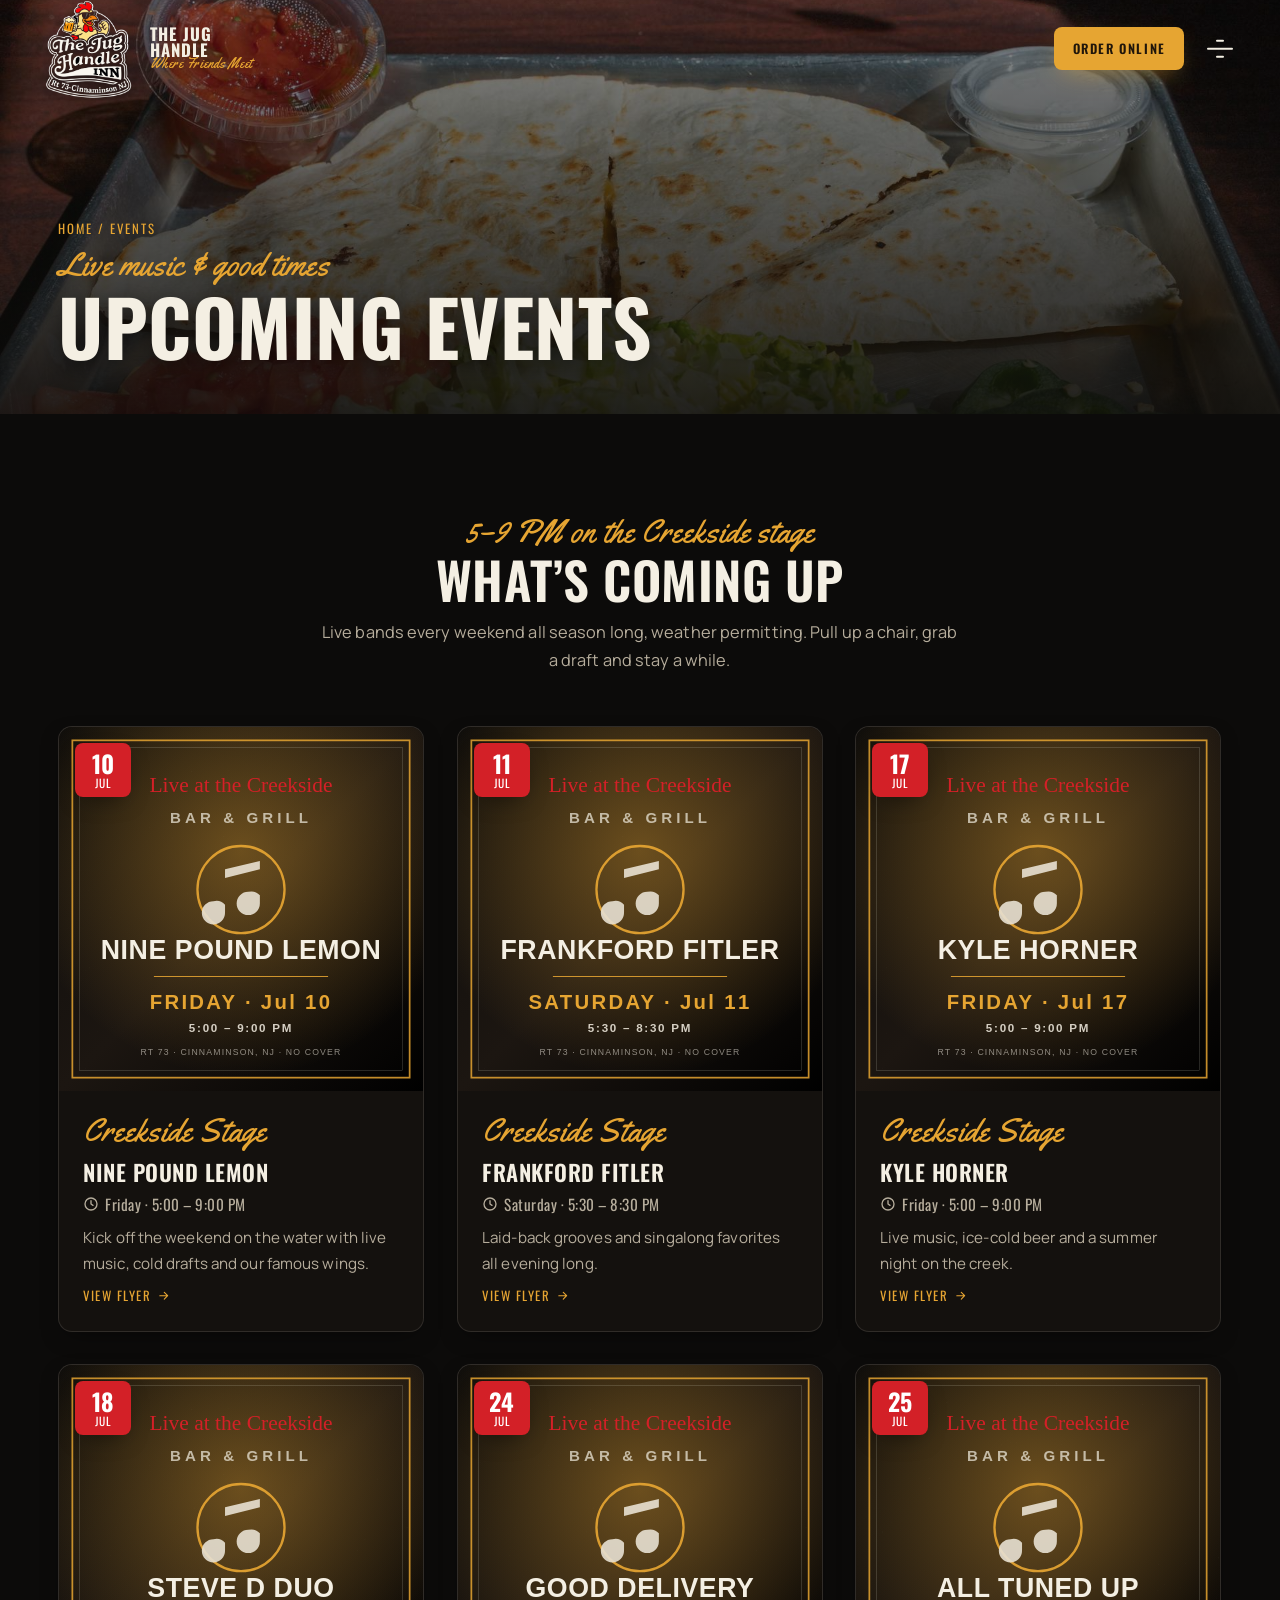
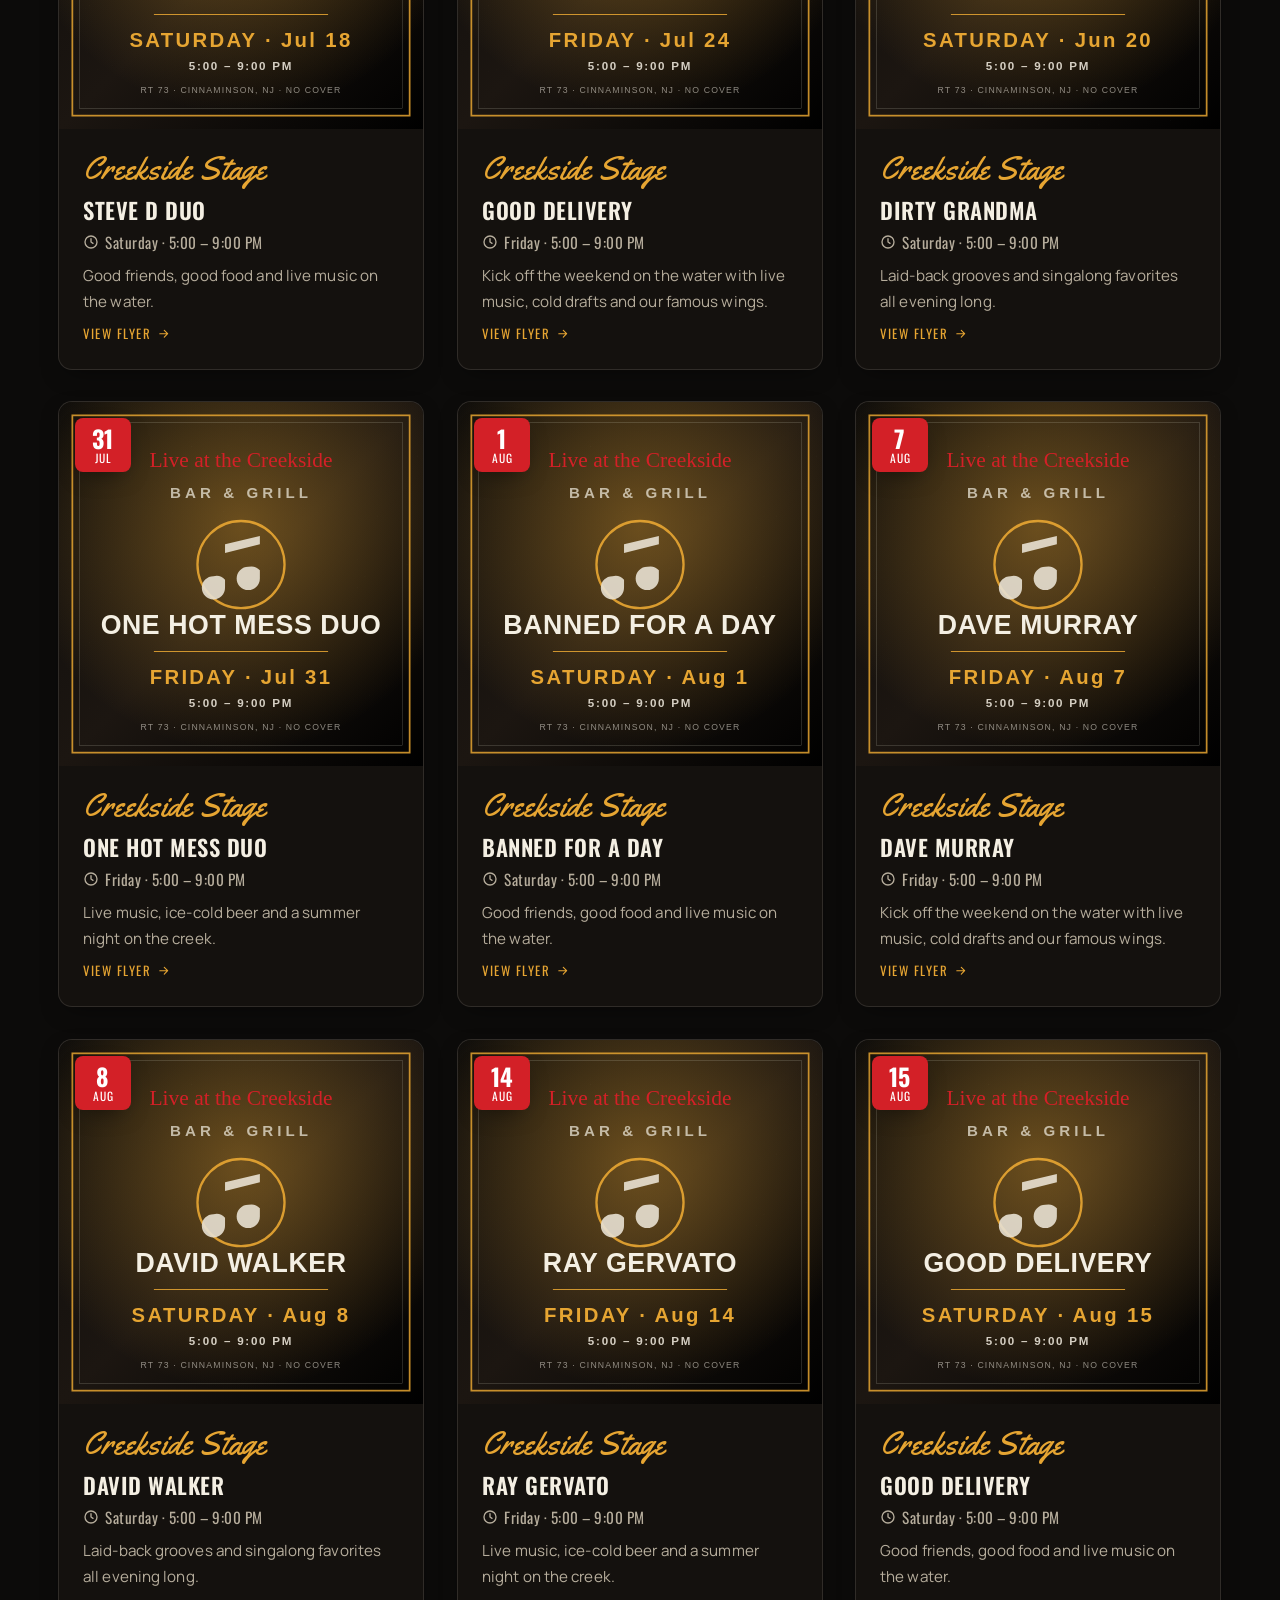
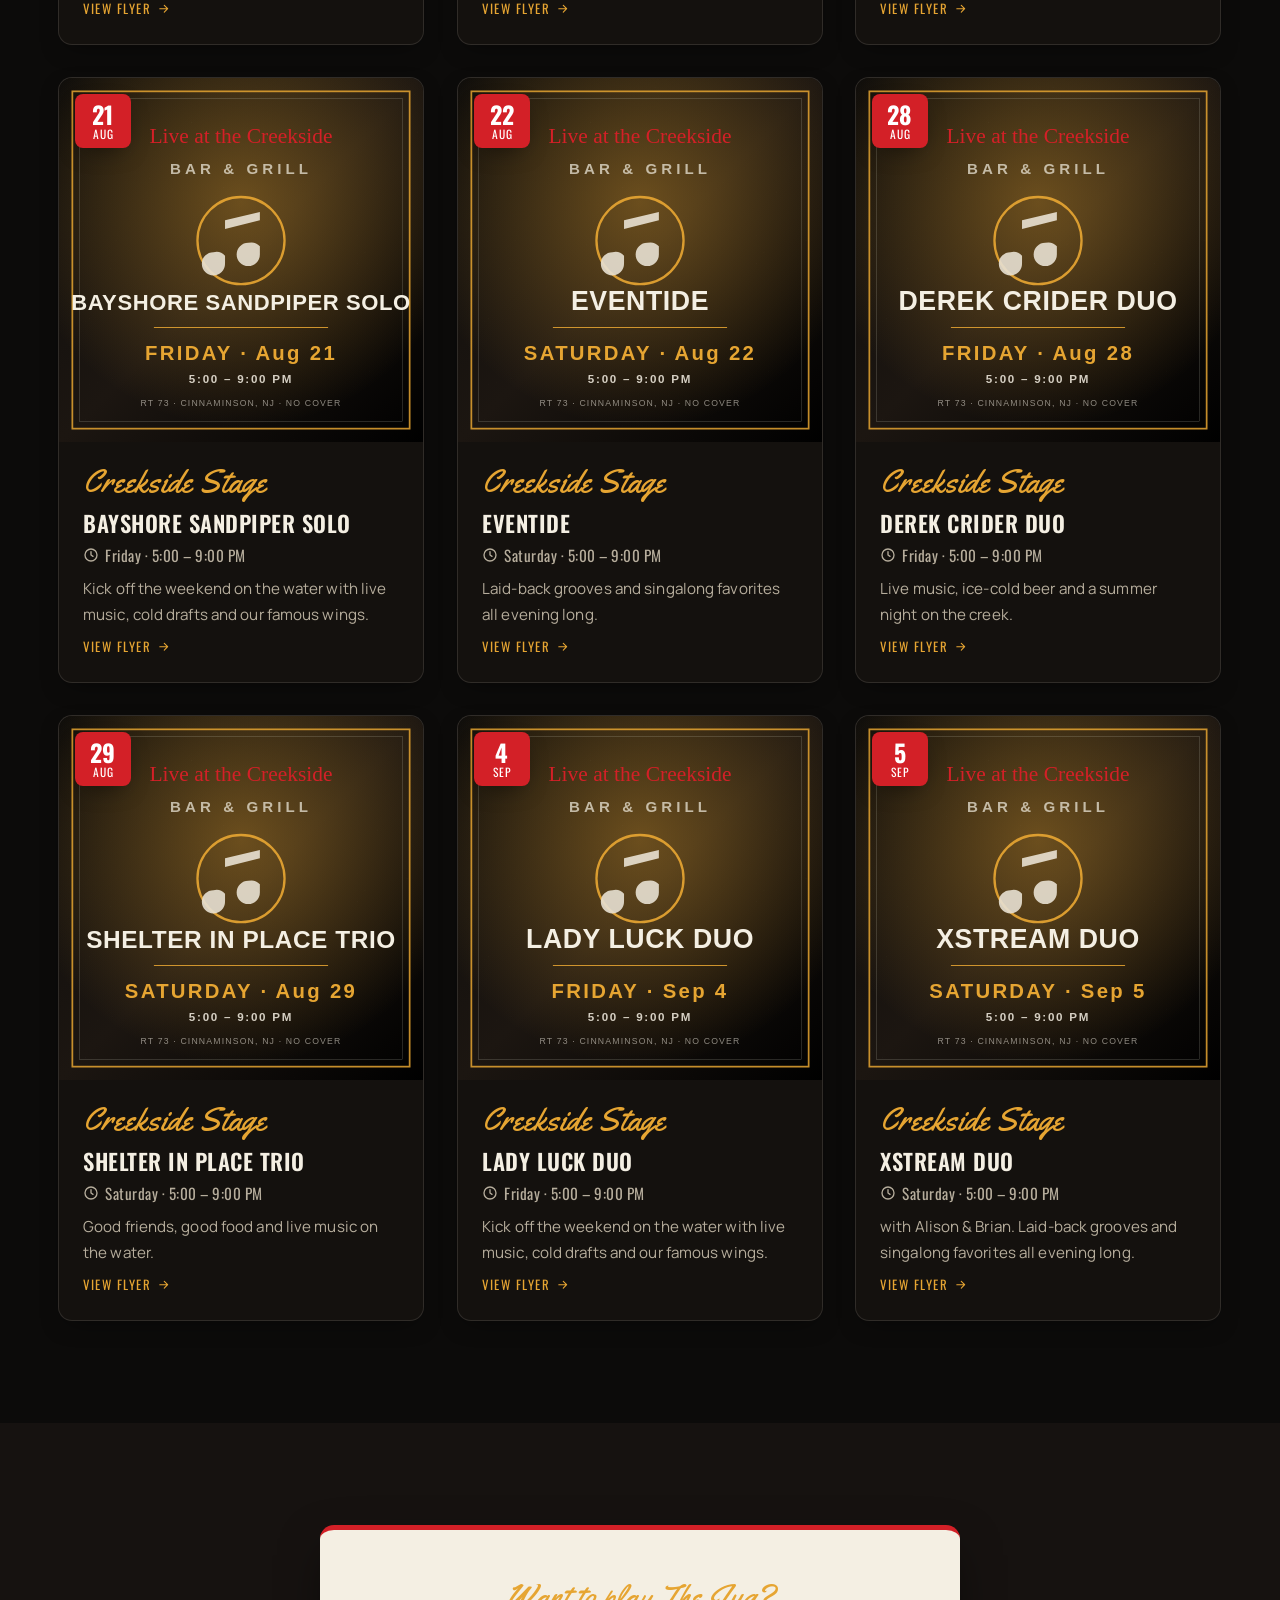
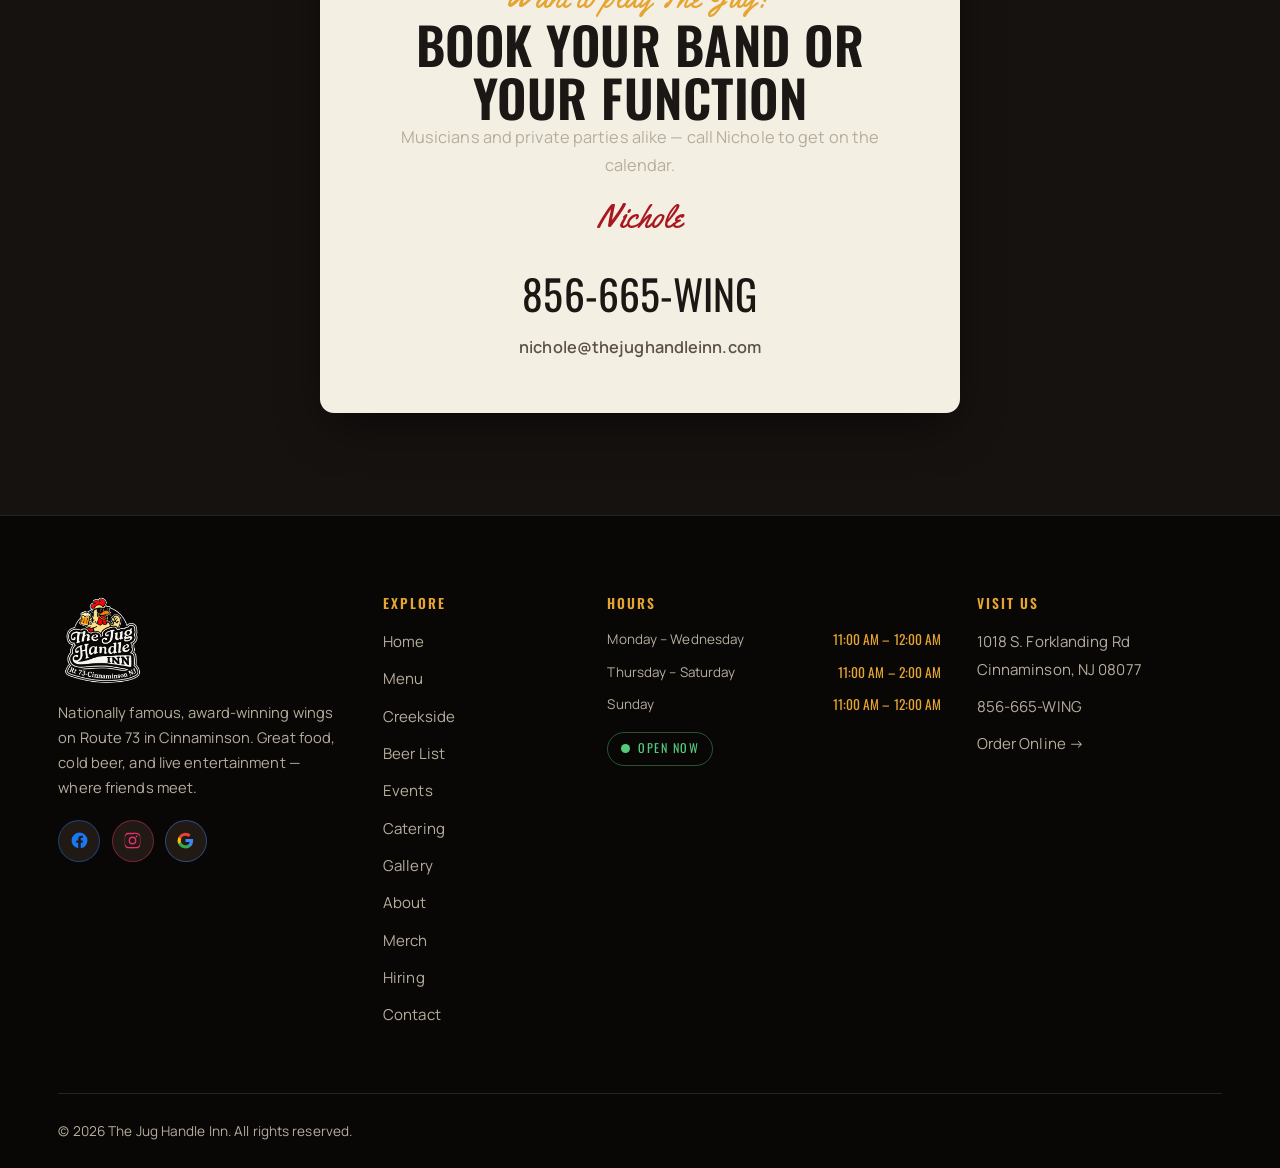
<file: events.html>
<!DOCTYPE html>
<html lang="en" class="no-js">
<head>
  <meta charset="UTF-8">
  <script>document.documentElement.classList.remove("no-js");document.documentElement.classList.add("js");</script>
  <meta name="viewport" content="width=device-width, initial-scale=1.0">
  <title>Events | The Jug Handle Inn — Live Music on the Creekside</title>
  <meta name="description" content="Live music every weekend at The Jug Handle Inn&amp;rsquo;s Creekside Bar &amp; Grill, 5–9 PM all season. See the upcoming band lineup and book your next function with Nichole.">
  <link rel="canonical" href="https://digitaloneweb.github.io/theJugHandleInn/events.html">
  <meta name="theme-color" content="#0c0b0a">

  <!-- Open Graph -->
  <meta property="og:type" content="restaurant">
  <meta property="og:site_name" content="The Jug Handle Inn">
  <meta property="og:title" content="Events | The Jug Handle Inn — Live Music on the Creekside">
  <meta property="og:description" content="Live music every weekend at The Jug Handle Inn&amp;rsquo;s Creekside Bar &amp; Grill, 5–9 PM all season. See the upcoming band lineup and book your next function with Nichole.">
  <meta property="og:url" content="https://digitaloneweb.github.io/theJugHandleInn/events.html">
  <meta property="og:image" content="https://digitaloneweb.github.io/theJugHandleInn/assets/images/logo/og-image.png">

  <!-- Twitter -->
  <meta name="twitter:card" content="summary_large_image">
  <meta name="twitter:title" content="Events | The Jug Handle Inn — Live Music on the Creekside">
  <meta name="twitter:description" content="Live music every weekend at The Jug Handle Inn&amp;rsquo;s Creekside Bar &amp; Grill, 5–9 PM all season. See the upcoming band lineup and book your next function with Nichole.">
  <meta name="twitter:image" content="https://digitaloneweb.github.io/theJugHandleInn/assets/images/logo/og-image.png">

  <!-- Favicons -->
  <link rel="icon" type="image/png" sizes="32x32" href="assets/images/logo/favicon-32.png">
  <link rel="apple-touch-icon" href="assets/images/logo/favicon-180.png">

  <!-- Fonts -->
  <link rel="preconnect" href="https://fonts.googleapis.com">
  <link rel="preconnect" href="https://fonts.gstatic.com" crossorigin>
  <link href="https://fonts.googleapis.com/css2?family=Oswald:wght@300;400;500;600;700&family=Manrope:wght@400;500;600;700;800&family=Yellowtail&display=swap" rel="stylesheet">

  <link rel="stylesheet" href="assets/css/style.css?v=20260630d">

  <script type="application/ld+json">{
  "@context":"https://schema.org",
  "@type":"Restaurant",
  "name":"The Jug Handle Inn",
  "image":"https://digitaloneweb.github.io/theJugHandleInn/assets/images/logo/og-image.png",
  "@id":"https://digitaloneweb.github.io/theJugHandleInn",
  "url":"https://digitaloneweb.github.io/theJugHandleInn",
  "telephone":"856-665-8696",
  "priceRange":"$$",
  "servesCuisine":["American","Bar & Grill","Wings","Burgers"],
  "address":{"@type":"PostalAddress","streetAddress":"1018 S. Forklanding Rd","addressLocality":"Cinnaminson","addressRegion":"NJ","postalCode":"08077","addressCountry":"US"},
  "geo":{"@type":"GeoCoordinates","latitude":39.9912,"longitude":-74.9876},
  "openingHoursSpecification":[
    {"@type":"OpeningHoursSpecification","dayOfWeek":["Monday","Tuesday","Wednesday","Sunday"],"opens":"11:00","closes":"00:00"},
    {"@type":"OpeningHoursSpecification","dayOfWeek":["Thursday","Friday","Saturday"],"opens":"11:00","closes":"02:00"}
  ],
  "sameAs":["https://www.facebook.com/TheJugHandleInn/","https://www.instagram.com/thejughandleinn/"]
}</script>
  
</head>
<body>
<a class="skip-link" href="#main">Skip to content</a>
<header class="site-header">
  <nav class="nav container" aria-label="Primary">
    <a class="nav__brand" href="index.html" aria-label="The Jug Handle Inn home">
      <img src="assets/images/logo/logo.png" alt="The Jug Handle Inn logo — a rooster in sunglasses holding a beer">
      <span class="nav__brand-text">The Jug<br>Handle<small>Where Friends Meet</small></span>
    </a>

    <div class="nav__links" id="nav-links">
        <a href="index.html">Home</a>
        <a href="menu.html">Menu</a>
        <a href="creekside.html">Creekside</a>
        <a href="beer-list.html">Beer List</a>
        <a href="events.html" aria-current="page">Events</a>
        <a href="catering.html">Catering</a>
        <a href="gallery.html">Gallery</a>
        <a href="about.html">About</a>
        <a href="merchandise.html">Merch</a>
        <a href="hiring.html">Hiring</a>
        <a href="contact.html">Contact</a>
    </div>

    <div class="nav__actions">
      <span class="status" data-status aria-live="polite">
        <span class="status__dot"></span><span class="status__text">Checking…</span>
      </span>
      <a class="btn btn--gold btn--sm" href="https://online.skytab.com/7696057f402aea3ac30bc4868bea2866/order-settings" target="_blank" rel="noopener">Order Online</a>
      <button class="nav__toggle" aria-label="Toggle menu" aria-expanded="false" aria-controls="nav-links">
        <span></span>
      </button>
    </div>
  </nav>
</header>
<main id="main">

<section class="page-hero">
  <img src="assets/images/general/events-hero.jpg" alt="Live music at The Jug Handle Inn" class="page-hero__bg" loading="eager" >
  <div class="container page-hero__inner" data-reveal>
    <p class="breadcrumb"><a href="index.html">Home</a> / Events</p>
    <span class="eyebrow">Live music &amp; good times</span>
    <h1>Upcoming Events</h1>
  </div>
</section>

<section class="section">
  <div class="container">
    <div class="section-head center" data-reveal>
      <span class="eyebrow">5&ndash;9 PM on the Creekside stage</span>
      <h2>What&rsquo;s coming up</h2>
      <p class="measure">Live bands every weekend all season long, weather permitting. Pull up a chair, grab a draft and stay a while.</p>
    </div>
    <div class="event-grid"><article class="event-card" data-reveal data-reveal-delay="0">
      <a class="event-card__media" href="assets/images/events/event-1.svg?v=2" data-lightbox>
        <img src="assets/images/events/event-1.svg?v=2" alt="Nine Pound Lemon live at the Creekside Bar & Grill" class="" loading="lazy" >
        <span class="event-card__date"><span class="event-card__day">10</span><span class="event-card__mon">Jul</span></span>
      </a>
      <div class="event-card__body">
        <span class="eyebrow">Creekside Stage</span>
        <h3>Nine Pound Lemon</h3>
        <p class="event-card__time"><svg viewBox="0 0 24 24" fill="none" stroke="currentColor" stroke-width="2" stroke-linecap="round" stroke-linejoin="round"><circle cx="12" cy="12" r="9"/><path d="M12 7v5l3 2"/></svg> Friday &middot; 5:00 &ndash; 9:00 PM</p>
        <p>Kick off the weekend on the water with live music, cold drafts and our famous wings.</p>
        <a class="card__link" href="assets/images/events/event-1.svg?v=2" data-lightbox>View flyer <svg viewBox="0 0 24 24" fill="none" stroke="currentColor" stroke-width="2" stroke-linecap="round" stroke-linejoin="round"><path d="M5 12h14M13 6l6 6-6 6"/></svg></a>
      </div>
    </article><article class="event-card" data-reveal data-reveal-delay="1">
      <a class="event-card__media" href="assets/images/events/event-2.svg?v=2" data-lightbox>
        <img src="assets/images/events/event-2.svg?v=2" alt="Frankford Fitler live at the Creekside Bar & Grill" class="" loading="lazy" >
        <span class="event-card__date"><span class="event-card__day">11</span><span class="event-card__mon">Jul</span></span>
      </a>
      <div class="event-card__body">
        <span class="eyebrow">Creekside Stage</span>
        <h3>Frankford Fitler</h3>
        <p class="event-card__time"><svg viewBox="0 0 24 24" fill="none" stroke="currentColor" stroke-width="2" stroke-linecap="round" stroke-linejoin="round"><circle cx="12" cy="12" r="9"/><path d="M12 7v5l3 2"/></svg> Saturday &middot; 5:30 &ndash; 8:30 PM</p>
        <p>Laid-back grooves and singalong favorites all evening long.</p>
        <a class="card__link" href="assets/images/events/event-2.svg?v=2" data-lightbox>View flyer <svg viewBox="0 0 24 24" fill="none" stroke="currentColor" stroke-width="2" stroke-linecap="round" stroke-linejoin="round"><path d="M5 12h14M13 6l6 6-6 6"/></svg></a>
      </div>
    </article><article class="event-card" data-reveal data-reveal-delay="2">
      <a class="event-card__media" href="assets/images/events/event-3.svg?v=2" data-lightbox>
        <img src="assets/images/events/event-3.svg?v=2" alt="Kyle Horner live at the Creekside Bar & Grill" class="" loading="lazy" >
        <span class="event-card__date"><span class="event-card__day">17</span><span class="event-card__mon">Jul</span></span>
      </a>
      <div class="event-card__body">
        <span class="eyebrow">Creekside Stage</span>
        <h3>Kyle Horner</h3>
        <p class="event-card__time"><svg viewBox="0 0 24 24" fill="none" stroke="currentColor" stroke-width="2" stroke-linecap="round" stroke-linejoin="round"><circle cx="12" cy="12" r="9"/><path d="M12 7v5l3 2"/></svg> Friday &middot; 5:00 &ndash; 9:00 PM</p>
        <p>Live music, ice-cold beer and a summer night on the creek.</p>
        <a class="card__link" href="assets/images/events/event-3.svg?v=2" data-lightbox>View flyer <svg viewBox="0 0 24 24" fill="none" stroke="currentColor" stroke-width="2" stroke-linecap="round" stroke-linejoin="round"><path d="M5 12h14M13 6l6 6-6 6"/></svg></a>
      </div>
    </article><article class="event-card" data-reveal data-reveal-delay="0">
      <a class="event-card__media" href="assets/images/events/event-4.svg?v=2" data-lightbox>
        <img src="assets/images/events/event-4.svg?v=2" alt="Steve D Duo live at the Creekside Bar & Grill" class="" loading="lazy" >
        <span class="event-card__date"><span class="event-card__day">18</span><span class="event-card__mon">Jul</span></span>
      </a>
      <div class="event-card__body">
        <span class="eyebrow">Creekside Stage</span>
        <h3>Steve D Duo</h3>
        <p class="event-card__time"><svg viewBox="0 0 24 24" fill="none" stroke="currentColor" stroke-width="2" stroke-linecap="round" stroke-linejoin="round"><circle cx="12" cy="12" r="9"/><path d="M12 7v5l3 2"/></svg> Saturday &middot; 5:00 &ndash; 9:00 PM</p>
        <p>Good friends, good food and live music on the water.</p>
        <a class="card__link" href="assets/images/events/event-4.svg?v=2" data-lightbox>View flyer <svg viewBox="0 0 24 24" fill="none" stroke="currentColor" stroke-width="2" stroke-linecap="round" stroke-linejoin="round"><path d="M5 12h14M13 6l6 6-6 6"/></svg></a>
      </div>
    </article><article class="event-card" data-reveal data-reveal-delay="1">
      <a class="event-card__media" href="assets/images/events/event-5.svg?v=2" data-lightbox>
        <img src="assets/images/events/event-5.svg?v=2" alt="Good Delivery live at the Creekside Bar & Grill" class="" loading="lazy" >
        <span class="event-card__date"><span class="event-card__day">24</span><span class="event-card__mon">Jul</span></span>
      </a>
      <div class="event-card__body">
        <span class="eyebrow">Creekside Stage</span>
        <h3>Good Delivery</h3>
        <p class="event-card__time"><svg viewBox="0 0 24 24" fill="none" stroke="currentColor" stroke-width="2" stroke-linecap="round" stroke-linejoin="round"><circle cx="12" cy="12" r="9"/><path d="M12 7v5l3 2"/></svg> Friday &middot; 5:00 &ndash; 9:00 PM</p>
        <p>Kick off the weekend on the water with live music, cold drafts and our famous wings.</p>
        <a class="card__link" href="assets/images/events/event-5.svg?v=2" data-lightbox>View flyer <svg viewBox="0 0 24 24" fill="none" stroke="currentColor" stroke-width="2" stroke-linecap="round" stroke-linejoin="round"><path d="M5 12h14M13 6l6 6-6 6"/></svg></a>
      </div>
    </article><article class="event-card" data-reveal data-reveal-delay="2">
      <a class="event-card__media" href="assets/images/events/event-6.svg?v=2" data-lightbox>
        <img src="assets/images/events/event-6.svg?v=2" alt="Dirty Grandma live at the Creekside Bar & Grill" class="" loading="lazy" >
        <span class="event-card__date"><span class="event-card__day">25</span><span class="event-card__mon">Jul</span></span>
      </a>
      <div class="event-card__body">
        <span class="eyebrow">Creekside Stage</span>
        <h3>Dirty Grandma</h3>
        <p class="event-card__time"><svg viewBox="0 0 24 24" fill="none" stroke="currentColor" stroke-width="2" stroke-linecap="round" stroke-linejoin="round"><circle cx="12" cy="12" r="9"/><path d="M12 7v5l3 2"/></svg> Saturday &middot; 5:00 &ndash; 9:00 PM</p>
        <p>Laid-back grooves and singalong favorites all evening long.</p>
        <a class="card__link" href="assets/images/events/event-6.svg?v=2" data-lightbox>View flyer <svg viewBox="0 0 24 24" fill="none" stroke="currentColor" stroke-width="2" stroke-linecap="round" stroke-linejoin="round"><path d="M5 12h14M13 6l6 6-6 6"/></svg></a>
      </div>
    </article><article class="event-card" data-reveal data-reveal-delay="0">
      <a class="event-card__media" href="assets/images/events/event-7.svg?v=2" data-lightbox>
        <img src="assets/images/events/event-7.svg?v=2" alt="One Hot Mess Duo live at the Creekside Bar & Grill" class="" loading="lazy" >
        <span class="event-card__date"><span class="event-card__day">31</span><span class="event-card__mon">Jul</span></span>
      </a>
      <div class="event-card__body">
        <span class="eyebrow">Creekside Stage</span>
        <h3>One Hot Mess Duo</h3>
        <p class="event-card__time"><svg viewBox="0 0 24 24" fill="none" stroke="currentColor" stroke-width="2" stroke-linecap="round" stroke-linejoin="round"><circle cx="12" cy="12" r="9"/><path d="M12 7v5l3 2"/></svg> Friday &middot; 5:00 &ndash; 9:00 PM</p>
        <p>Live music, ice-cold beer and a summer night on the creek.</p>
        <a class="card__link" href="assets/images/events/event-7.svg?v=2" data-lightbox>View flyer <svg viewBox="0 0 24 24" fill="none" stroke="currentColor" stroke-width="2" stroke-linecap="round" stroke-linejoin="round"><path d="M5 12h14M13 6l6 6-6 6"/></svg></a>
      </div>
    </article><article class="event-card" data-reveal data-reveal-delay="1">
      <a class="event-card__media" href="assets/images/events/event-8.svg?v=2" data-lightbox>
        <img src="assets/images/events/event-8.svg?v=2" alt="Banned For A Day live at the Creekside Bar & Grill" class="" loading="lazy" >
        <span class="event-card__date"><span class="event-card__day">1</span><span class="event-card__mon">Aug</span></span>
      </a>
      <div class="event-card__body">
        <span class="eyebrow">Creekside Stage</span>
        <h3>Banned For A Day</h3>
        <p class="event-card__time"><svg viewBox="0 0 24 24" fill="none" stroke="currentColor" stroke-width="2" stroke-linecap="round" stroke-linejoin="round"><circle cx="12" cy="12" r="9"/><path d="M12 7v5l3 2"/></svg> Saturday &middot; 5:00 &ndash; 9:00 PM</p>
        <p>Good friends, good food and live music on the water.</p>
        <a class="card__link" href="assets/images/events/event-8.svg?v=2" data-lightbox>View flyer <svg viewBox="0 0 24 24" fill="none" stroke="currentColor" stroke-width="2" stroke-linecap="round" stroke-linejoin="round"><path d="M5 12h14M13 6l6 6-6 6"/></svg></a>
      </div>
    </article><article class="event-card" data-reveal data-reveal-delay="2">
      <a class="event-card__media" href="assets/images/events/event-9.svg?v=2" data-lightbox>
        <img src="assets/images/events/event-9.svg?v=2" alt="Dave Murray live at the Creekside Bar & Grill" class="" loading="lazy" >
        <span class="event-card__date"><span class="event-card__day">7</span><span class="event-card__mon">Aug</span></span>
      </a>
      <div class="event-card__body">
        <span class="eyebrow">Creekside Stage</span>
        <h3>Dave Murray</h3>
        <p class="event-card__time"><svg viewBox="0 0 24 24" fill="none" stroke="currentColor" stroke-width="2" stroke-linecap="round" stroke-linejoin="round"><circle cx="12" cy="12" r="9"/><path d="M12 7v5l3 2"/></svg> Friday &middot; 5:00 &ndash; 9:00 PM</p>
        <p>Kick off the weekend on the water with live music, cold drafts and our famous wings.</p>
        <a class="card__link" href="assets/images/events/event-9.svg?v=2" data-lightbox>View flyer <svg viewBox="0 0 24 24" fill="none" stroke="currentColor" stroke-width="2" stroke-linecap="round" stroke-linejoin="round"><path d="M5 12h14M13 6l6 6-6 6"/></svg></a>
      </div>
    </article><article class="event-card" data-reveal data-reveal-delay="0">
      <a class="event-card__media" href="assets/images/events/event-10.svg?v=2" data-lightbox>
        <img src="assets/images/events/event-10.svg?v=2" alt="David Walker live at the Creekside Bar & Grill" class="" loading="lazy" >
        <span class="event-card__date"><span class="event-card__day">8</span><span class="event-card__mon">Aug</span></span>
      </a>
      <div class="event-card__body">
        <span class="eyebrow">Creekside Stage</span>
        <h3>David Walker</h3>
        <p class="event-card__time"><svg viewBox="0 0 24 24" fill="none" stroke="currentColor" stroke-width="2" stroke-linecap="round" stroke-linejoin="round"><circle cx="12" cy="12" r="9"/><path d="M12 7v5l3 2"/></svg> Saturday &middot; 5:00 &ndash; 9:00 PM</p>
        <p>Laid-back grooves and singalong favorites all evening long.</p>
        <a class="card__link" href="assets/images/events/event-10.svg?v=2" data-lightbox>View flyer <svg viewBox="0 0 24 24" fill="none" stroke="currentColor" stroke-width="2" stroke-linecap="round" stroke-linejoin="round"><path d="M5 12h14M13 6l6 6-6 6"/></svg></a>
      </div>
    </article><article class="event-card" data-reveal data-reveal-delay="1">
      <a class="event-card__media" href="assets/images/events/event-11.svg?v=2" data-lightbox>
        <img src="assets/images/events/event-11.svg?v=2" alt="Ray Gervato live at the Creekside Bar & Grill" class="" loading="lazy" >
        <span class="event-card__date"><span class="event-card__day">14</span><span class="event-card__mon">Aug</span></span>
      </a>
      <div class="event-card__body">
        <span class="eyebrow">Creekside Stage</span>
        <h3>Ray Gervato</h3>
        <p class="event-card__time"><svg viewBox="0 0 24 24" fill="none" stroke="currentColor" stroke-width="2" stroke-linecap="round" stroke-linejoin="round"><circle cx="12" cy="12" r="9"/><path d="M12 7v5l3 2"/></svg> Friday &middot; 5:00 &ndash; 9:00 PM</p>
        <p>Live music, ice-cold beer and a summer night on the creek.</p>
        <a class="card__link" href="assets/images/events/event-11.svg?v=2" data-lightbox>View flyer <svg viewBox="0 0 24 24" fill="none" stroke="currentColor" stroke-width="2" stroke-linecap="round" stroke-linejoin="round"><path d="M5 12h14M13 6l6 6-6 6"/></svg></a>
      </div>
    </article><article class="event-card" data-reveal data-reveal-delay="2">
      <a class="event-card__media" href="assets/images/events/event-12.svg?v=2" data-lightbox>
        <img src="assets/images/events/event-12.svg?v=2" alt="Good Delivery live at the Creekside Bar & Grill" class="" loading="lazy" >
        <span class="event-card__date"><span class="event-card__day">15</span><span class="event-card__mon">Aug</span></span>
      </a>
      <div class="event-card__body">
        <span class="eyebrow">Creekside Stage</span>
        <h3>Good Delivery</h3>
        <p class="event-card__time"><svg viewBox="0 0 24 24" fill="none" stroke="currentColor" stroke-width="2" stroke-linecap="round" stroke-linejoin="round"><circle cx="12" cy="12" r="9"/><path d="M12 7v5l3 2"/></svg> Saturday &middot; 5:00 &ndash; 9:00 PM</p>
        <p>Good friends, good food and live music on the water.</p>
        <a class="card__link" href="assets/images/events/event-12.svg?v=2" data-lightbox>View flyer <svg viewBox="0 0 24 24" fill="none" stroke="currentColor" stroke-width="2" stroke-linecap="round" stroke-linejoin="round"><path d="M5 12h14M13 6l6 6-6 6"/></svg></a>
      </div>
    </article><article class="event-card" data-reveal data-reveal-delay="0">
      <a class="event-card__media" href="assets/images/events/event-13.svg?v=2" data-lightbox>
        <img src="assets/images/events/event-13.svg?v=2" alt="Bayshore Sandpiper Solo live at the Creekside Bar & Grill" class="" loading="lazy" >
        <span class="event-card__date"><span class="event-card__day">21</span><span class="event-card__mon">Aug</span></span>
      </a>
      <div class="event-card__body">
        <span class="eyebrow">Creekside Stage</span>
        <h3>Bayshore Sandpiper Solo</h3>
        <p class="event-card__time"><svg viewBox="0 0 24 24" fill="none" stroke="currentColor" stroke-width="2" stroke-linecap="round" stroke-linejoin="round"><circle cx="12" cy="12" r="9"/><path d="M12 7v5l3 2"/></svg> Friday &middot; 5:00 &ndash; 9:00 PM</p>
        <p>Kick off the weekend on the water with live music, cold drafts and our famous wings.</p>
        <a class="card__link" href="assets/images/events/event-13.svg?v=2" data-lightbox>View flyer <svg viewBox="0 0 24 24" fill="none" stroke="currentColor" stroke-width="2" stroke-linecap="round" stroke-linejoin="round"><path d="M5 12h14M13 6l6 6-6 6"/></svg></a>
      </div>
    </article><article class="event-card" data-reveal data-reveal-delay="1">
      <a class="event-card__media" href="assets/images/events/event-14.svg?v=2" data-lightbox>
        <img src="assets/images/events/event-14.svg?v=2" alt="Eventide live at the Creekside Bar & Grill" class="" loading="lazy" >
        <span class="event-card__date"><span class="event-card__day">22</span><span class="event-card__mon">Aug</span></span>
      </a>
      <div class="event-card__body">
        <span class="eyebrow">Creekside Stage</span>
        <h3>Eventide</h3>
        <p class="event-card__time"><svg viewBox="0 0 24 24" fill="none" stroke="currentColor" stroke-width="2" stroke-linecap="round" stroke-linejoin="round"><circle cx="12" cy="12" r="9"/><path d="M12 7v5l3 2"/></svg> Saturday &middot; 5:00 &ndash; 9:00 PM</p>
        <p>Laid-back grooves and singalong favorites all evening long.</p>
        <a class="card__link" href="assets/images/events/event-14.svg?v=2" data-lightbox>View flyer <svg viewBox="0 0 24 24" fill="none" stroke="currentColor" stroke-width="2" stroke-linecap="round" stroke-linejoin="round"><path d="M5 12h14M13 6l6 6-6 6"/></svg></a>
      </div>
    </article><article class="event-card" data-reveal data-reveal-delay="2">
      <a class="event-card__media" href="assets/images/events/event-15.svg?v=2" data-lightbox>
        <img src="assets/images/events/event-15.svg?v=2" alt="Derek Crider Duo live at the Creekside Bar & Grill" class="" loading="lazy" >
        <span class="event-card__date"><span class="event-card__day">28</span><span class="event-card__mon">Aug</span></span>
      </a>
      <div class="event-card__body">
        <span class="eyebrow">Creekside Stage</span>
        <h3>Derek Crider Duo</h3>
        <p class="event-card__time"><svg viewBox="0 0 24 24" fill="none" stroke="currentColor" stroke-width="2" stroke-linecap="round" stroke-linejoin="round"><circle cx="12" cy="12" r="9"/><path d="M12 7v5l3 2"/></svg> Friday &middot; 5:00 &ndash; 9:00 PM</p>
        <p>Live music, ice-cold beer and a summer night on the creek.</p>
        <a class="card__link" href="assets/images/events/event-15.svg?v=2" data-lightbox>View flyer <svg viewBox="0 0 24 24" fill="none" stroke="currentColor" stroke-width="2" stroke-linecap="round" stroke-linejoin="round"><path d="M5 12h14M13 6l6 6-6 6"/></svg></a>
      </div>
    </article><article class="event-card" data-reveal data-reveal-delay="0">
      <a class="event-card__media" href="assets/images/events/event-16.svg?v=2" data-lightbox>
        <img src="assets/images/events/event-16.svg?v=2" alt="Shelter In Place Trio live at the Creekside Bar & Grill" class="" loading="lazy" >
        <span class="event-card__date"><span class="event-card__day">29</span><span class="event-card__mon">Aug</span></span>
      </a>
      <div class="event-card__body">
        <span class="eyebrow">Creekside Stage</span>
        <h3>Shelter In Place Trio</h3>
        <p class="event-card__time"><svg viewBox="0 0 24 24" fill="none" stroke="currentColor" stroke-width="2" stroke-linecap="round" stroke-linejoin="round"><circle cx="12" cy="12" r="9"/><path d="M12 7v5l3 2"/></svg> Saturday &middot; 5:00 &ndash; 9:00 PM</p>
        <p>Good friends, good food and live music on the water.</p>
        <a class="card__link" href="assets/images/events/event-16.svg?v=2" data-lightbox>View flyer <svg viewBox="0 0 24 24" fill="none" stroke="currentColor" stroke-width="2" stroke-linecap="round" stroke-linejoin="round"><path d="M5 12h14M13 6l6 6-6 6"/></svg></a>
      </div>
    </article><article class="event-card" data-reveal data-reveal-delay="1">
      <a class="event-card__media" href="assets/images/events/event-17.svg?v=2" data-lightbox>
        <img src="assets/images/events/event-17.svg?v=2" alt="Lady Luck Duo live at the Creekside Bar & Grill" class="" loading="lazy" >
        <span class="event-card__date"><span class="event-card__day">4</span><span class="event-card__mon">Sep</span></span>
      </a>
      <div class="event-card__body">
        <span class="eyebrow">Creekside Stage</span>
        <h3>Lady Luck Duo</h3>
        <p class="event-card__time"><svg viewBox="0 0 24 24" fill="none" stroke="currentColor" stroke-width="2" stroke-linecap="round" stroke-linejoin="round"><circle cx="12" cy="12" r="9"/><path d="M12 7v5l3 2"/></svg> Friday &middot; 5:00 &ndash; 9:00 PM</p>
        <p>Kick off the weekend on the water with live music, cold drafts and our famous wings.</p>
        <a class="card__link" href="assets/images/events/event-17.svg?v=2" data-lightbox>View flyer <svg viewBox="0 0 24 24" fill="none" stroke="currentColor" stroke-width="2" stroke-linecap="round" stroke-linejoin="round"><path d="M5 12h14M13 6l6 6-6 6"/></svg></a>
      </div>
    </article><article class="event-card" data-reveal data-reveal-delay="2">
      <a class="event-card__media" href="assets/images/events/event-18.svg?v=2" data-lightbox>
        <img src="assets/images/events/event-18.svg?v=2" alt="Xstream Duo live at the Creekside Bar & Grill" class="" loading="lazy" >
        <span class="event-card__date"><span class="event-card__day">5</span><span class="event-card__mon">Sep</span></span>
      </a>
      <div class="event-card__body">
        <span class="eyebrow">Creekside Stage</span>
        <h3>Xstream Duo</h3>
        <p class="event-card__time"><svg viewBox="0 0 24 24" fill="none" stroke="currentColor" stroke-width="2" stroke-linecap="round" stroke-linejoin="round"><circle cx="12" cy="12" r="9"/><path d="M12 7v5l3 2"/></svg> Saturday &middot; 5:00 &ndash; 9:00 PM</p>
        <p>with Alison &amp; Brian. Laid-back grooves and singalong favorites all evening long.</p>
        <a class="card__link" href="assets/images/events/event-18.svg?v=2" data-lightbox>View flyer <svg viewBox="0 0 24 24" fill="none" stroke="currentColor" stroke-width="2" stroke-linecap="round" stroke-linejoin="round"><path d="M5 12h14M13 6l6 6-6 6"/></svg></a>
      </div>
    </article></div>
  </div>
</section>

<section class="section section--wood">
  <div class="container"><div class="contact-card" data-reveal>
    <span class="eyebrow">Want to play The Jug?</span>
    <h2>Book your band or your function</h2>
    <p>Musicians and private parties alike — call Nichole to get on the calendar.</p>
    <div class="name">Nichole</div>
    <a class="phone" href="tel:+18566659464">856-665-WING</a><br>
    <a class="email" href="mailto:nichole@thejughandleinn.com">nichole@thejughandleinn.com</a>
  </div></div>
</section>

</main>
<footer class="site-footer">
  <div class="container">
    <div class="footer-grid">
      <div class="footer-brand">
        <img src="assets/images/logo/logo.png" alt="The Jug Handle Inn logo">
        <p>Nationally famous, award-winning wings on Route 73 in Cinnaminson. Great food, cold beer, and live entertainment — where friends meet.</p>
        <div class="socials">
          <a href="https://www.facebook.com/TheJugHandleInn/" target="_blank" rel="noopener" aria-label="Facebook"><svg viewBox="0 0 24 24" fill="currentColor" aria-hidden="true"><path d="M22 12a10 10 0 1 0-11.6 9.9v-7H7.9V12h2.5V9.8c0-2.5 1.5-3.9 3.8-3.9 1.1 0 2.2.2 2.2.2v2.5h-1.2c-1.2 0-1.6.8-1.6 1.6V12h2.7l-.4 2.9h-2.3v7A10 10 0 0 0 22 12Z"/></svg></a>
          <a href="https://www.instagram.com/thejughandleinn/" target="_blank" rel="noopener" aria-label="Instagram"><svg viewBox="0 0 24 24" fill="currentColor" aria-hidden="true"><path d="M12 2.2c3.2 0 3.6 0 4.9.1 1.2.1 1.8.3 2.2.4.6.2 1 .5 1.4.9.4.4.7.8.9 1.4.2.5.4 1.1.4 2.2.1 1.3.1 1.7.1 4.9s0 3.6-.1 4.9c-.1 1.2-.3 1.8-.4 2.2-.2.6-.5 1-.9 1.4-.4.4-.8.7-1.4.9-.5.2-1.1.4-2.2.4-1.3.1-1.7.1-4.9.1s-3.6 0-4.9-.1c-1.2-.1-1.8-.3-2.2-.4-.6-.2-1-.5-1.4-.9-.4-.4-.7-.8-.9-1.4-.2-.5-.4-1.1-.4-2.2C2.2 15.6 2.2 15.2 2.2 12s0-3.6.1-4.9c.1-1.2.3-1.8.4-2.2.2-.6.5-1 .9-1.4.4-.4.8-.7 1.4-.9.5-.2 1.1-.4 2.2-.4C8.4 2.2 8.8 2.2 12 2.2Zm0 1.8c-3.1 0-3.5 0-4.7.1-1.1.1-1.7.2-2.1.4-.5.2-.9.4-1.3.8-.4.4-.6.8-.8 1.3-.2.4-.3 1-.4 2.1C2.6 9.7 2.6 10.1 2.6 12s0 2.3.1 3.5c.1 1.1.2 1.7.4 2.1.2.5.4.9.8 1.3.4.4.8.6 1.3.8.4.2 1 .3 2.1.4 1.2.1 1.6.1 4.7.1s3.5 0 4.7-.1c1.1-.1 1.7-.2 2.1-.4.5-.2.9-.4 1.3-.8.4-.4.6-.8.8-1.3.2-.4.3-1 .4-2.1.1-1.2.1-1.6.1-3.5s0-2.3-.1-3.5c-.1-1.1-.2-1.7-.4-2.1-.2-.5-.4-.9-.8-1.3-.4-.4-.8-.6-1.3-.8-.4-.2-1-.3-2.1-.4C15.5 4 15.1 4 12 4Zm0 3.1A4.9 4.9 0 1 1 7.1 12 4.9 4.9 0 0 1 12 7.1Zm0 8.1A3.2 3.2 0 1 0 8.8 12 3.2 3.2 0 0 0 12 15.2Zm6.3-8.3a1.15 1.15 0 1 1-1.15-1.15A1.15 1.15 0 0 1 18.3 6.9Z"/></svg></a>
          <a href="https://share.google/TAHXh9fkQX0eW2FaK" target="_blank" rel="noopener" aria-label="Google Reviews"><svg viewBox="0 0 24 24" fill="currentColor" aria-hidden="true"><path d="M21.6 12.2c0-.7-.1-1.4-.2-2H12v3.8h5.4a4.6 4.6 0 0 1-2 3v2.5h3.2c1.9-1.7 3-4.3 3-7.3Z"/><path d="M12 22c2.7 0 5-.9 6.6-2.4l-3.2-2.5c-.9.6-2 .9-3.4.9-2.6 0-4.8-1.7-5.6-4.1H3.1v2.6A10 10 0 0 0 12 22Z"/><path d="M6.4 13.9a6 6 0 0 1 0-3.8V7.5H3.1a10 10 0 0 0 0 9l3.3-2.6Z"/><path d="M12 6.1c1.5 0 2.8.5 3.8 1.5l2.8-2.8A10 10 0 0 0 3.1 7.5l3.3 2.6C7.2 7.7 9.4 6.1 12 6.1Z"/></svg></a>
        </div>
      </div>

      <div class="footer-col">
        <h4>EXPLORE</h4>
        <ul>
          <li><a href="index.html">Home</a></li>
          <li><a href="menu.html">Menu</a></li>
          <li><a href="creekside.html">Creekside</a></li>
          <li><a href="beer-list.html">Beer List</a></li>
          <li><a href="events.html">Events</a></li>
          <li><a href="catering.html">Catering</a></li>
          <li><a href="gallery.html">Gallery</a></li>
          <li><a href="about.html">About</a></li>
          <li><a href="merchandise.html">Merch</a></li>
          <li><a href="hiring.html">Hiring</a></li>
          <li><a href="contact.html">Contact</a></li>
        </ul>
      </div>

      <div class="footer-col">
        <h4>HOURS</h4>
        <ul class="footer-hours">
          <li><span>Monday – Wednesday</span><span>11:00 AM – 12:00 AM</span></li>
          <li><span>Thursday – Saturday</span><span>11:00 AM – 2:00 AM</span></li>
          <li><span>Sunday</span><span>11:00 AM – 12:00 AM</span></li>
        </ul>
        <p style="margin-top:1rem">
          <span class="status" data-status><span class="status__dot"></span><span class="status__text">Checking…</span></span>
        </p>
      </div>

      <div class="footer-col">
        <h4>VISIT US</h4>
        <ul>
          <li><a href="https://maps.app.goo.gl/6b174tuCh4UDP8sJ7" target="_blank" rel="noopener">1018 S. Forklanding Rd<br>Cinnaminson, NJ 08077</a></li>
          <li><a href="tel:+18566659464">856-665-WING</a></li>
          <li><a href="https://online.skytab.com/7696057f402aea3ac30bc4868bea2866/order-settings" target="_blank" rel="noopener">Order Online &rarr;</a></li>
        </ul>
      </div>
    </div>

    <div class="footer-bottom">
      <p>&copy; <span data-year>2026</span> The Jug Handle Inn. All rights reserved.</p>
    </div>
  </div>
</footer>

<button class="to-top" aria-label="Back to top"><svg viewBox="0 0 24 24" fill="none" stroke="currentColor" stroke-width="2.4" stroke-linecap="round" stroke-linejoin="round"><path d="M12 19V5M6 11l6-6 6 6"/></svg></button>
<script src="assets/js/main.js?v=20260630d"></script>
</body>
</html>
</file>
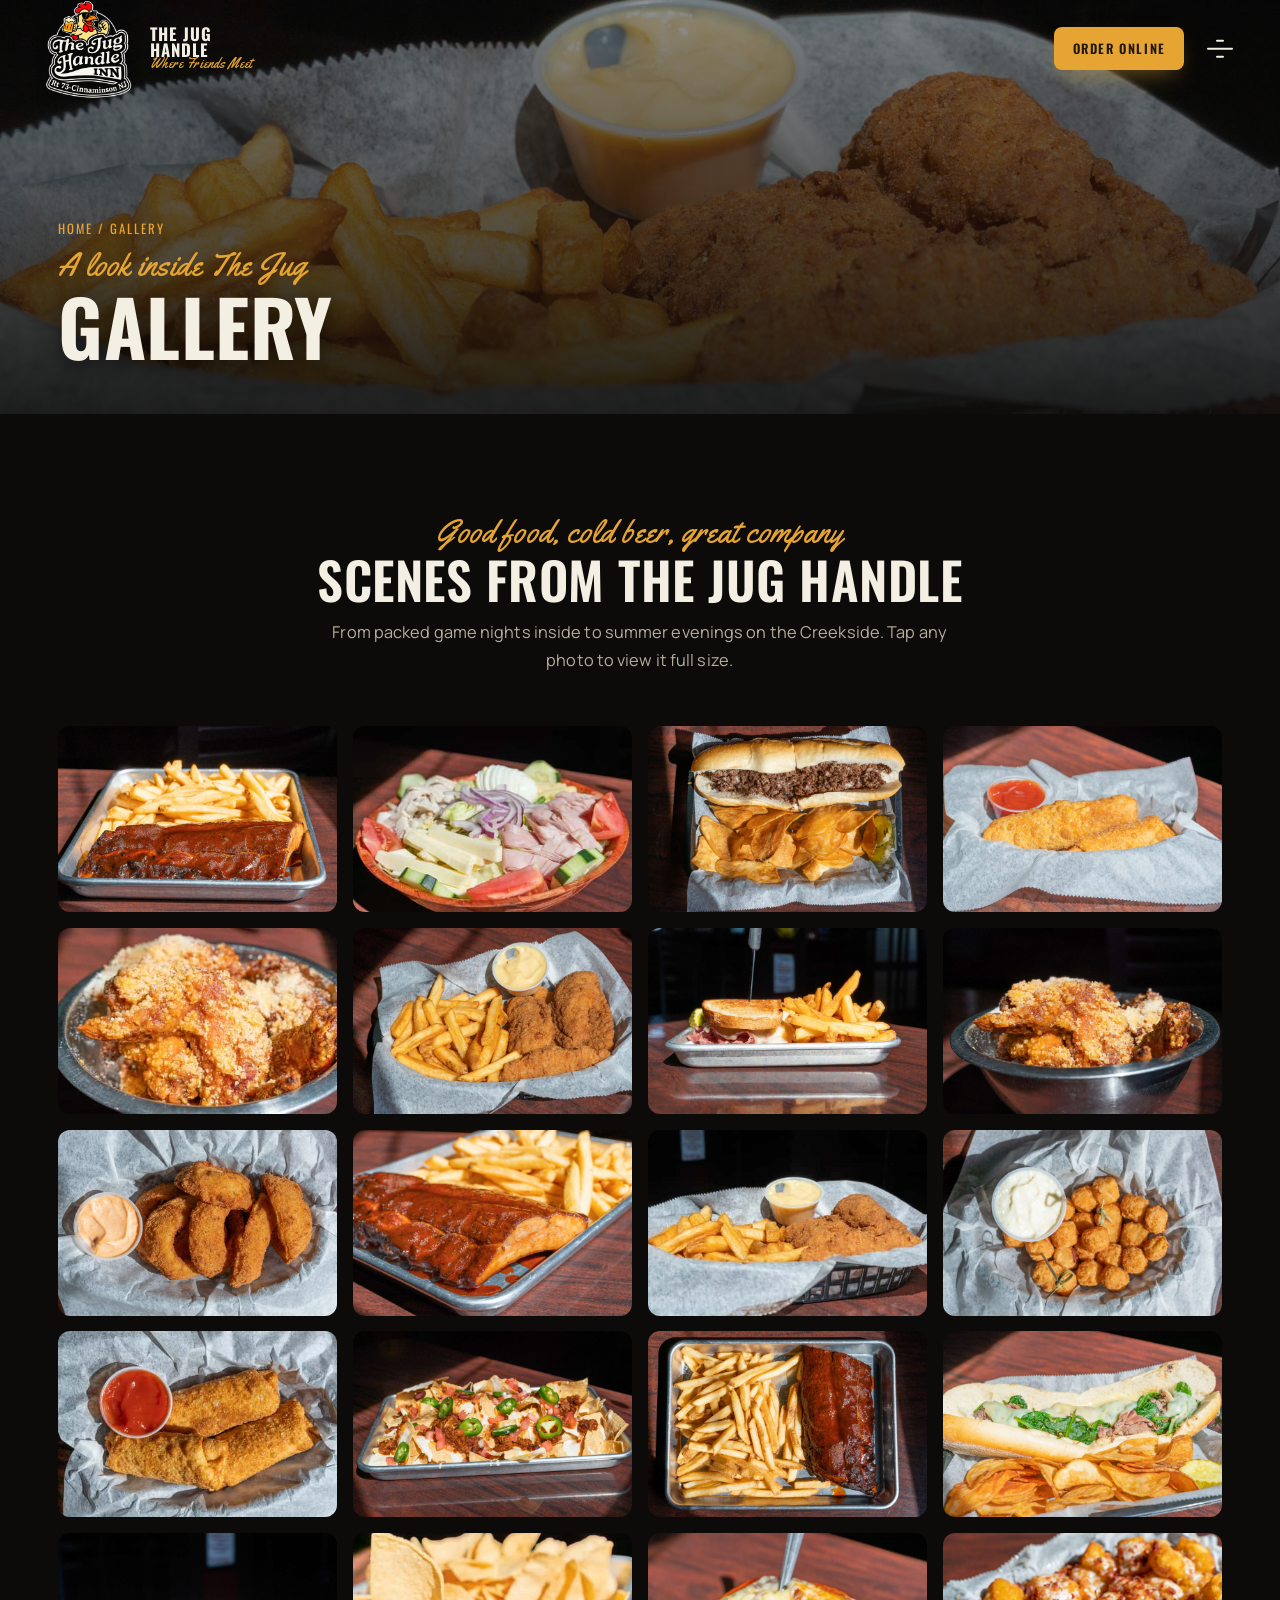
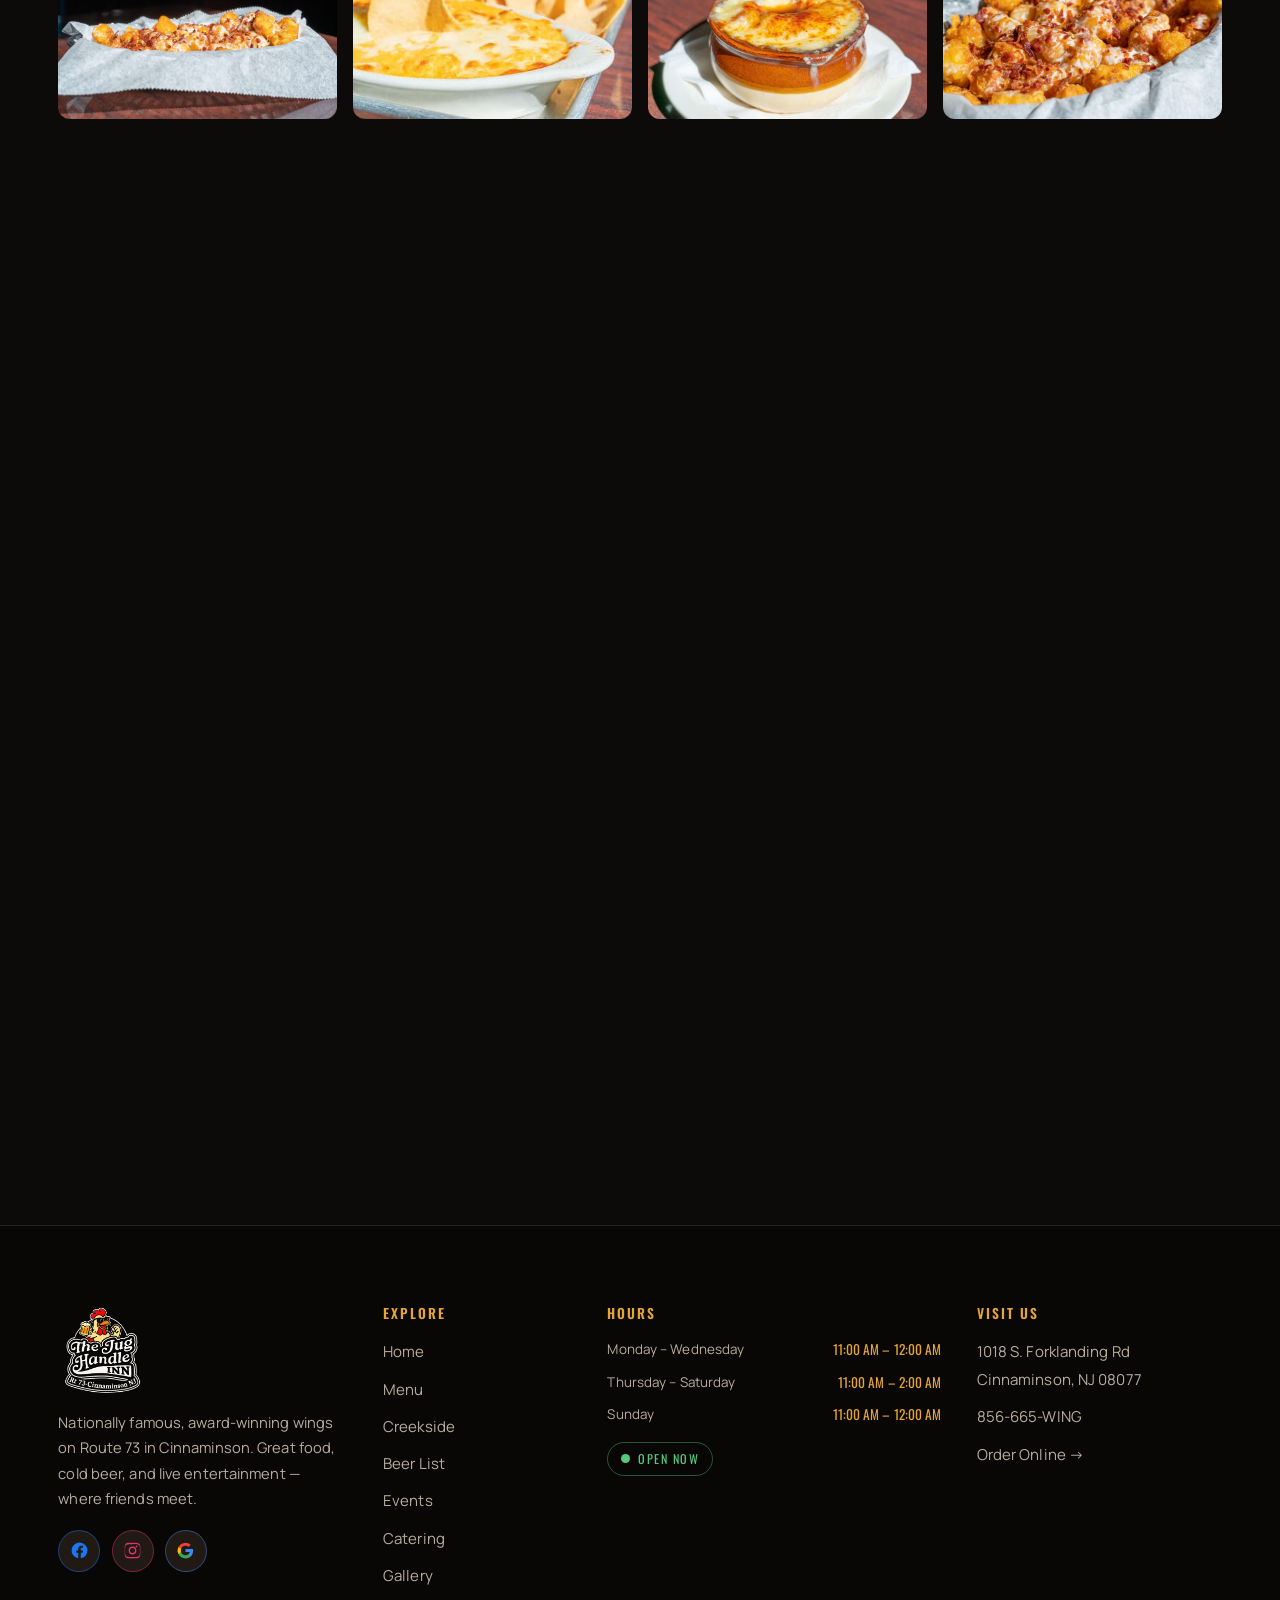
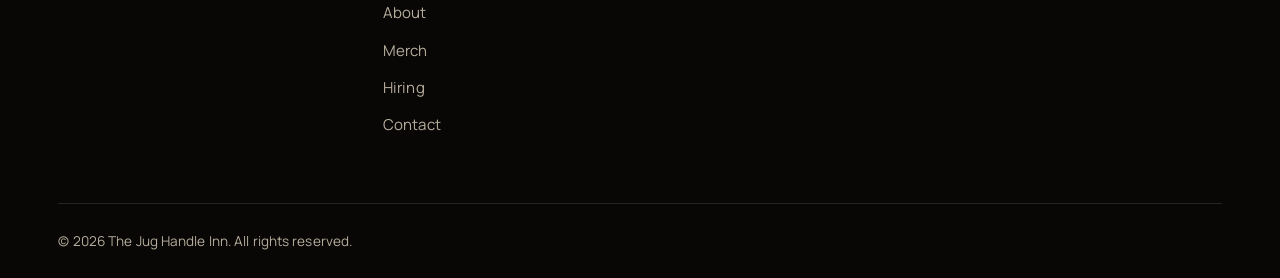
<file: gallery.html>
<!DOCTYPE html>
<html lang="en" class="no-js">
<head>
  <meta charset="UTF-8">
  <script>document.documentElement.classList.remove("no-js");document.documentElement.classList.add("js");</script>
  <meta name="viewport" content="width=device-width, initial-scale=1.0">
  <title>Gallery | The Jug Handle Inn — Cinnaminson, NJ</title>
  <meta name="description" content="Take a look inside The Jug Handle Inn and Creekside Bar &amp; Grill — game nights, fresh wings, live music and summer evenings on the water in Cinnaminson, NJ.">
  <link rel="canonical" href="https://digitaloneweb.github.io/theJugHandleInn/gallery.html">
  <meta name="theme-color" content="#0c0b0a">

  <!-- Open Graph -->
  <meta property="og:type" content="restaurant">
  <meta property="og:site_name" content="The Jug Handle Inn">
  <meta property="og:title" content="Gallery | The Jug Handle Inn — Cinnaminson, NJ">
  <meta property="og:description" content="Take a look inside The Jug Handle Inn and Creekside Bar &amp; Grill — game nights, fresh wings, live music and summer evenings on the water in Cinnaminson, NJ.">
  <meta property="og:url" content="https://digitaloneweb.github.io/theJugHandleInn/gallery.html">
  <meta property="og:image" content="https://digitaloneweb.github.io/theJugHandleInn/assets/images/logo/og-image.png">

  <!-- Twitter -->
  <meta name="twitter:card" content="summary_large_image">
  <meta name="twitter:title" content="Gallery | The Jug Handle Inn — Cinnaminson, NJ">
  <meta name="twitter:description" content="Take a look inside The Jug Handle Inn and Creekside Bar &amp; Grill — game nights, fresh wings, live music and summer evenings on the water in Cinnaminson, NJ.">
  <meta name="twitter:image" content="https://digitaloneweb.github.io/theJugHandleInn/assets/images/logo/og-image.png">

  <!-- Favicons -->
  <link rel="icon" type="image/png" sizes="32x32" href="assets/images/logo/favicon-32.png">
  <link rel="apple-touch-icon" href="assets/images/logo/favicon-180.png">

  <!-- Fonts -->
  <link rel="preconnect" href="https://fonts.googleapis.com">
  <link rel="preconnect" href="https://fonts.gstatic.com" crossorigin>
  <link href="https://fonts.googleapis.com/css2?family=Oswald:wght@300;400;500;600;700&family=Manrope:wght@400;500;600;700;800&family=Yellowtail&display=swap" rel="stylesheet">

  <link rel="stylesheet" href="assets/css/style.css?v=20260630d">

  <script type="application/ld+json">{
  "@context":"https://schema.org",
  "@type":"Restaurant",
  "name":"The Jug Handle Inn",
  "image":"https://digitaloneweb.github.io/theJugHandleInn/assets/images/logo/og-image.png",
  "@id":"https://digitaloneweb.github.io/theJugHandleInn",
  "url":"https://digitaloneweb.github.io/theJugHandleInn",
  "telephone":"856-665-8696",
  "priceRange":"$$",
  "servesCuisine":["American","Bar & Grill","Wings","Burgers"],
  "address":{"@type":"PostalAddress","streetAddress":"1018 S. Forklanding Rd","addressLocality":"Cinnaminson","addressRegion":"NJ","postalCode":"08077","addressCountry":"US"},
  "geo":{"@type":"GeoCoordinates","latitude":39.9912,"longitude":-74.9876},
  "openingHoursSpecification":[
    {"@type":"OpeningHoursSpecification","dayOfWeek":["Monday","Tuesday","Wednesday","Sunday"],"opens":"11:00","closes":"00:00"},
    {"@type":"OpeningHoursSpecification","dayOfWeek":["Thursday","Friday","Saturday"],"opens":"11:00","closes":"02:00"}
  ],
  "sameAs":["https://www.facebook.com/TheJugHandleInn/","https://www.instagram.com/thejughandleinn/"]
}</script>
  
</head>
<body>
<a class="skip-link" href="#main">Skip to content</a>
<header class="site-header">
  <nav class="nav container" aria-label="Primary">
    <a class="nav__brand" href="index.html" aria-label="The Jug Handle Inn home">
      <img src="assets/images/logo/logo.png" alt="The Jug Handle Inn logo — a rooster in sunglasses holding a beer">
      <span class="nav__brand-text">The Jug<br>Handle<small>Where Friends Meet</small></span>
    </a>

    <div class="nav__links" id="nav-links">
        <a href="index.html">Home</a>
        <a href="menu.html">Menu</a>
        <a href="creekside.html">Creekside</a>
        <a href="beer-list.html">Beer List</a>
        <a href="events.html">Events</a>
        <a href="catering.html">Catering</a>
        <a href="gallery.html" aria-current="page">Gallery</a>
        <a href="about.html">About</a>
        <a href="merchandise.html">Merch</a>
        <a href="hiring.html">Hiring</a>
        <a href="contact.html">Contact</a>
    </div>

    <div class="nav__actions">
      <span class="status" data-status aria-live="polite">
        <span class="status__dot"></span><span class="status__text">Checking…</span>
      </span>
      <a class="btn btn--gold btn--sm" href="https://online.skytab.com/7696057f402aea3ac30bc4868bea2866/order-settings" target="_blank" rel="noopener">Order Online</a>
      <button class="nav__toggle" aria-label="Toggle menu" aria-expanded="false" aria-controls="nav-links">
        <span></span>
      </button>
    </div>
  </nav>
</header>
<main id="main">

<section class="page-hero">
  <img src="assets/images/general/gallery-hero.jpg" alt="Inside The Jug Handle Inn" class="page-hero__bg" loading="eager" >
  <div class="container page-hero__inner" data-reveal>
    <p class="breadcrumb"><a href="index.html">Home</a> / Gallery</p>
    <span class="eyebrow">A look inside The Jug</span>
    <h1>Gallery</h1>
  </div>
</section>

<section class="section">
  <div class="container">
    <div class="section-head center" data-reveal>
      <span class="eyebrow">Good food, cold beer, great company</span>
      <h2>Scenes from The Jug Handle</h2>
      <p class="measure">From packed game nights inside to summer evenings on the Creekside. Tap any photo to view it full size.</p>
    </div>
    <div class="gallery-grid"><a class="gallery-grid__item" href="assets/images/gallery/gallery-01.jpg" data-lightbox data-reveal data-reveal-delay="0"><img src="assets/images/gallery/gallery-01.jpg" alt="Food at The Jug Handle Inn" loading="lazy"></a><a class="gallery-grid__item" href="assets/images/gallery/gallery-02.jpg" data-lightbox data-reveal data-reveal-delay="1"><img src="assets/images/gallery/gallery-02.jpg" alt="Food at The Jug Handle Inn" loading="lazy"></a><a class="gallery-grid__item" href="assets/images/gallery/gallery-03.jpg" data-lightbox data-reveal data-reveal-delay="2"><img src="assets/images/gallery/gallery-03.jpg" alt="Food at The Jug Handle Inn" loading="lazy"></a><a class="gallery-grid__item" href="assets/images/gallery/gallery-04.jpg" data-lightbox data-reveal data-reveal-delay="3"><img src="assets/images/gallery/gallery-04.jpg" alt="Food at The Jug Handle Inn" loading="lazy"></a><a class="gallery-grid__item" href="assets/images/gallery/gallery-05.jpg" data-lightbox data-reveal data-reveal-delay="0"><img src="assets/images/gallery/gallery-05.jpg" alt="Food at The Jug Handle Inn" loading="lazy"></a><a class="gallery-grid__item" href="assets/images/gallery/gallery-06.jpg" data-lightbox data-reveal data-reveal-delay="1"><img src="assets/images/gallery/gallery-06.jpg" alt="Food at The Jug Handle Inn" loading="lazy"></a><a class="gallery-grid__item" href="assets/images/gallery/gallery-07.jpg" data-lightbox data-reveal data-reveal-delay="2"><img src="assets/images/gallery/gallery-07.jpg" alt="Food at The Jug Handle Inn" loading="lazy"></a><a class="gallery-grid__item" href="assets/images/gallery/gallery-08.jpg" data-lightbox data-reveal data-reveal-delay="3"><img src="assets/images/gallery/gallery-08.jpg" alt="Food at The Jug Handle Inn" loading="lazy"></a><a class="gallery-grid__item" href="assets/images/gallery/gallery-09.jpg" data-lightbox data-reveal data-reveal-delay="0"><img src="assets/images/gallery/gallery-09.jpg" alt="Food at The Jug Handle Inn" loading="lazy"></a><a class="gallery-grid__item" href="assets/images/gallery/gallery-10.jpg" data-lightbox data-reveal data-reveal-delay="1"><img src="assets/images/gallery/gallery-10.jpg" alt="Food at The Jug Handle Inn" loading="lazy"></a><a class="gallery-grid__item" href="assets/images/gallery/gallery-11.jpg" data-lightbox data-reveal data-reveal-delay="2"><img src="assets/images/gallery/gallery-11.jpg" alt="Food at The Jug Handle Inn" loading="lazy"></a><a class="gallery-grid__item" href="assets/images/gallery/gallery-12.jpg" data-lightbox data-reveal data-reveal-delay="3"><img src="assets/images/gallery/gallery-12.jpg" alt="Food at The Jug Handle Inn" loading="lazy"></a><a class="gallery-grid__item" href="assets/images/gallery/gallery-13.jpg" data-lightbox data-reveal data-reveal-delay="0"><img src="assets/images/gallery/gallery-13.jpg" alt="Food at The Jug Handle Inn" loading="lazy"></a><a class="gallery-grid__item" href="assets/images/gallery/gallery-14.jpg" data-lightbox data-reveal data-reveal-delay="1"><img src="assets/images/gallery/gallery-14.jpg" alt="Food at The Jug Handle Inn" loading="lazy"></a><a class="gallery-grid__item" href="assets/images/gallery/gallery-15.jpg" data-lightbox data-reveal data-reveal-delay="2"><img src="assets/images/gallery/gallery-15.jpg" alt="Food at The Jug Handle Inn" loading="lazy"></a><a class="gallery-grid__item" href="assets/images/gallery/gallery-16.jpg" data-lightbox data-reveal data-reveal-delay="3"><img src="assets/images/gallery/gallery-16.jpg" alt="Food at The Jug Handle Inn" loading="lazy"></a><a class="gallery-grid__item" href="assets/images/gallery/gallery-17.jpg" data-lightbox data-reveal data-reveal-delay="0"><img src="assets/images/gallery/gallery-17.jpg" alt="Food at The Jug Handle Inn" loading="lazy"></a><a class="gallery-grid__item" href="assets/images/gallery/gallery-18.jpg" data-lightbox data-reveal data-reveal-delay="1"><img src="assets/images/gallery/gallery-18.jpg" alt="Food at The Jug Handle Inn" loading="lazy"></a><a class="gallery-grid__item" href="assets/images/gallery/gallery-19.jpg" data-lightbox data-reveal data-reveal-delay="2"><img src="assets/images/gallery/gallery-19.jpg" alt="Food at The Jug Handle Inn" loading="lazy"></a><a class="gallery-grid__item" href="assets/images/gallery/gallery-20.jpg" data-lightbox data-reveal data-reveal-delay="3"><img src="assets/images/gallery/gallery-20.jpg" alt="Food at The Jug Handle Inn" loading="lazy"></a><a class="gallery-grid__item" href="assets/images/gallery/gallery-21.jpg" data-lightbox data-reveal data-reveal-delay="0"><img src="assets/images/gallery/gallery-21.jpg" alt="Food at The Jug Handle Inn" loading="lazy"></a><a class="gallery-grid__item" href="assets/images/gallery/gallery-22.jpg" data-lightbox data-reveal data-reveal-delay="1"><img src="assets/images/gallery/gallery-22.jpg" alt="Food at The Jug Handle Inn" loading="lazy"></a><a class="gallery-grid__item" href="assets/images/gallery/gallery-23.jpg" data-lightbox data-reveal data-reveal-delay="2"><img src="assets/images/gallery/gallery-23.jpg" alt="Food at The Jug Handle Inn" loading="lazy"></a><a class="gallery-grid__item" href="assets/images/gallery/gallery-24.jpg" data-lightbox data-reveal data-reveal-delay="3"><img src="assets/images/gallery/gallery-24.jpg" alt="Food at The Jug Handle Inn" loading="lazy"></a><a class="gallery-grid__item" href="assets/images/gallery/gallery-25.jpg" data-lightbox data-reveal data-reveal-delay="0"><img src="assets/images/gallery/gallery-25.jpg" alt="Food at The Jug Handle Inn" loading="lazy"></a></div>
  </div>
</section>


<section class="section">
  <div class="container"><div class="callout" data-reveal>
    <span class="eyebrow">See it for yourself</span>
    <h2>Come make some memories</h2>
    <p class="measure mx-auto">Stop in for wings and a draft, or book the Creekside for your next get-together.</p>
    <div class="hero__cta" style="justify-content:center">
      <a class="btn btn--primary btn--lg" href="https://online.skytab.com/7696057f402aea3ac30bc4868bea2866/order-settings" target="_blank" rel="noopener">Order Online <svg viewBox="0 0 24 24" fill="none" stroke="currentColor" stroke-width="2" stroke-linecap="round" stroke-linejoin="round"><path d="M5 12h14M13 6l6 6-6 6"/></svg></a>
      <a class="btn btn--ghost btn--lg" href="contact.html">Find Us</a>
    </div>
  </div></div>
</section>

</main>
<footer class="site-footer">
  <div class="container">
    <div class="footer-grid">
      <div class="footer-brand">
        <img src="assets/images/logo/logo.png" alt="The Jug Handle Inn logo">
        <p>Nationally famous, award-winning wings on Route 73 in Cinnaminson. Great food, cold beer, and live entertainment — where friends meet.</p>
        <div class="socials">
          <a href="https://www.facebook.com/TheJugHandleInn/" target="_blank" rel="noopener" aria-label="Facebook"><svg viewBox="0 0 24 24" fill="currentColor" aria-hidden="true"><path d="M22 12a10 10 0 1 0-11.6 9.9v-7H7.9V12h2.5V9.8c0-2.5 1.5-3.9 3.8-3.9 1.1 0 2.2.2 2.2.2v2.5h-1.2c-1.2 0-1.6.8-1.6 1.6V12h2.7l-.4 2.9h-2.3v7A10 10 0 0 0 22 12Z"/></svg></a>
          <a href="https://www.instagram.com/thejughandleinn/" target="_blank" rel="noopener" aria-label="Instagram"><svg viewBox="0 0 24 24" fill="currentColor" aria-hidden="true"><path d="M12 2.2c3.2 0 3.6 0 4.9.1 1.2.1 1.8.3 2.2.4.6.2 1 .5 1.4.9.4.4.7.8.9 1.4.2.5.4 1.1.4 2.2.1 1.3.1 1.7.1 4.9s0 3.6-.1 4.9c-.1 1.2-.3 1.8-.4 2.2-.2.6-.5 1-.9 1.4-.4.4-.8.7-1.4.9-.5.2-1.1.4-2.2.4-1.3.1-1.7.1-4.9.1s-3.6 0-4.9-.1c-1.2-.1-1.8-.3-2.2-.4-.6-.2-1-.5-1.4-.9-.4-.4-.7-.8-.9-1.4-.2-.5-.4-1.1-.4-2.2C2.2 15.6 2.2 15.2 2.2 12s0-3.6.1-4.9c.1-1.2.3-1.8.4-2.2.2-.6.5-1 .9-1.4.4-.4.8-.7 1.4-.9.5-.2 1.1-.4 2.2-.4C8.4 2.2 8.8 2.2 12 2.2Zm0 1.8c-3.1 0-3.5 0-4.7.1-1.1.1-1.7.2-2.1.4-.5.2-.9.4-1.3.8-.4.4-.6.8-.8 1.3-.2.4-.3 1-.4 2.1C2.6 9.7 2.6 10.1 2.6 12s0 2.3.1 3.5c.1 1.1.2 1.7.4 2.1.2.5.4.9.8 1.3.4.4.8.6 1.3.8.4.2 1 .3 2.1.4 1.2.1 1.6.1 4.7.1s3.5 0 4.7-.1c1.1-.1 1.7-.2 2.1-.4.5-.2.9-.4 1.3-.8.4-.4.6-.8.8-1.3.2-.4.3-1 .4-2.1.1-1.2.1-1.6.1-3.5s0-2.3-.1-3.5c-.1-1.1-.2-1.7-.4-2.1-.2-.5-.4-.9-.8-1.3-.4-.4-.8-.6-1.3-.8-.4-.2-1-.3-2.1-.4C15.5 4 15.1 4 12 4Zm0 3.1A4.9 4.9 0 1 1 7.1 12 4.9 4.9 0 0 1 12 7.1Zm0 8.1A3.2 3.2 0 1 0 8.8 12 3.2 3.2 0 0 0 12 15.2Zm6.3-8.3a1.15 1.15 0 1 1-1.15-1.15A1.15 1.15 0 0 1 18.3 6.9Z"/></svg></a>
          <a href="https://share.google/TAHXh9fkQX0eW2FaK" target="_blank" rel="noopener" aria-label="Google Reviews"><svg viewBox="0 0 24 24" fill="currentColor" aria-hidden="true"><path d="M21.6 12.2c0-.7-.1-1.4-.2-2H12v3.8h5.4a4.6 4.6 0 0 1-2 3v2.5h3.2c1.9-1.7 3-4.3 3-7.3Z"/><path d="M12 22c2.7 0 5-.9 6.6-2.4l-3.2-2.5c-.9.6-2 .9-3.4.9-2.6 0-4.8-1.7-5.6-4.1H3.1v2.6A10 10 0 0 0 12 22Z"/><path d="M6.4 13.9a6 6 0 0 1 0-3.8V7.5H3.1a10 10 0 0 0 0 9l3.3-2.6Z"/><path d="M12 6.1c1.5 0 2.8.5 3.8 1.5l2.8-2.8A10 10 0 0 0 3.1 7.5l3.3 2.6C7.2 7.7 9.4 6.1 12 6.1Z"/></svg></a>
        </div>
      </div>

      <div class="footer-col">
        <h4>EXPLORE</h4>
        <ul>
          <li><a href="index.html">Home</a></li>
          <li><a href="menu.html">Menu</a></li>
          <li><a href="creekside.html">Creekside</a></li>
          <li><a href="beer-list.html">Beer List</a></li>
          <li><a href="events.html">Events</a></li>
          <li><a href="catering.html">Catering</a></li>
          <li><a href="gallery.html">Gallery</a></li>
          <li><a href="about.html">About</a></li>
          <li><a href="merchandise.html">Merch</a></li>
          <li><a href="hiring.html">Hiring</a></li>
          <li><a href="contact.html">Contact</a></li>
        </ul>
      </div>

      <div class="footer-col">
        <h4>HOURS</h4>
        <ul class="footer-hours">
          <li><span>Monday – Wednesday</span><span>11:00 AM – 12:00 AM</span></li>
          <li><span>Thursday – Saturday</span><span>11:00 AM – 2:00 AM</span></li>
          <li><span>Sunday</span><span>11:00 AM – 12:00 AM</span></li>
        </ul>
        <p style="margin-top:1rem">
          <span class="status" data-status><span class="status__dot"></span><span class="status__text">Checking…</span></span>
        </p>
      </div>

      <div class="footer-col">
        <h4>VISIT US</h4>
        <ul>
          <li><a href="https://maps.app.goo.gl/6b174tuCh4UDP8sJ7" target="_blank" rel="noopener">1018 S. Forklanding Rd<br>Cinnaminson, NJ 08077</a></li>
          <li><a href="tel:+18566659464">856-665-WING</a></li>
          <li><a href="https://online.skytab.com/7696057f402aea3ac30bc4868bea2866/order-settings" target="_blank" rel="noopener">Order Online &rarr;</a></li>
        </ul>
      </div>
    </div>

    <div class="footer-bottom">
      <p>&copy; <span data-year>2026</span> The Jug Handle Inn. All rights reserved.</p>
    </div>
  </div>
</footer>

<button class="to-top" aria-label="Back to top"><svg viewBox="0 0 24 24" fill="none" stroke="currentColor" stroke-width="2.4" stroke-linecap="round" stroke-linejoin="round"><path d="M12 19V5M6 11l6-6 6 6"/></svg></button>
<script src="assets/js/main.js?v=20260630d"></script>
</body>
</html>
</file>
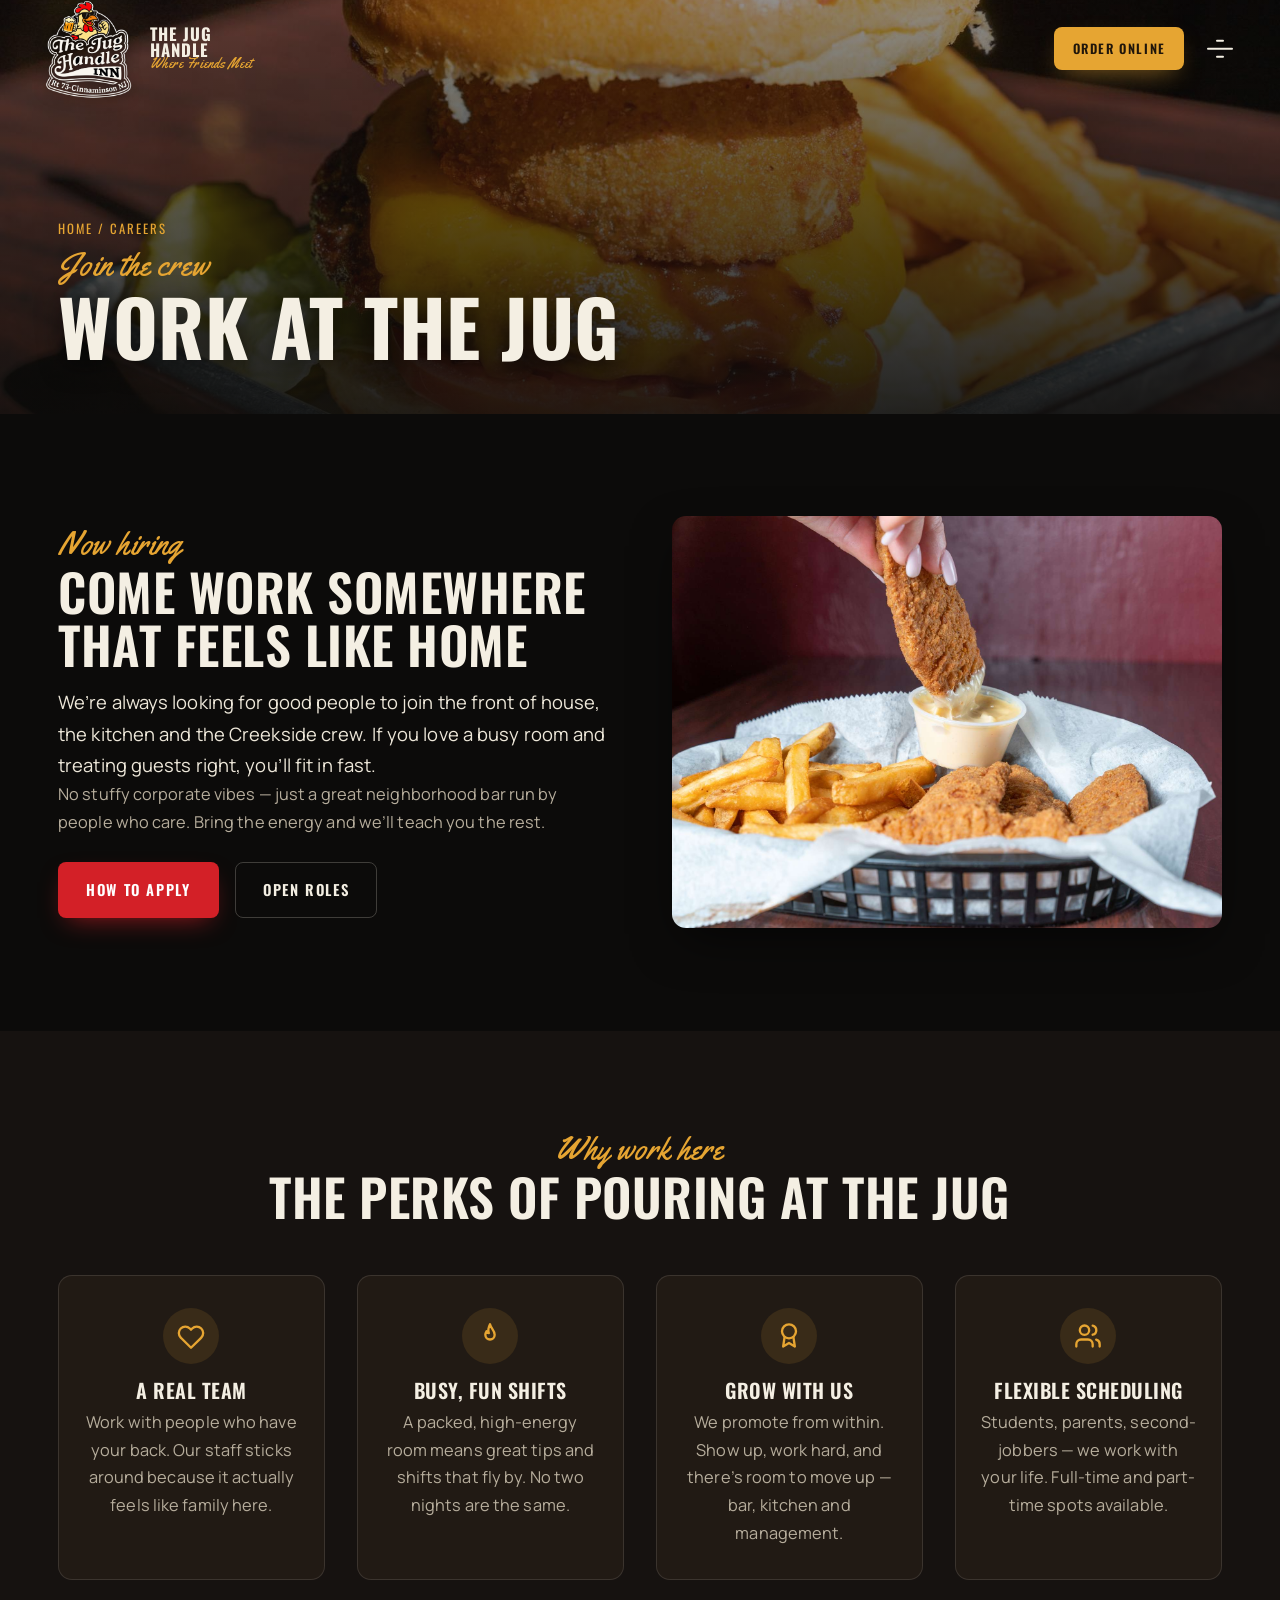
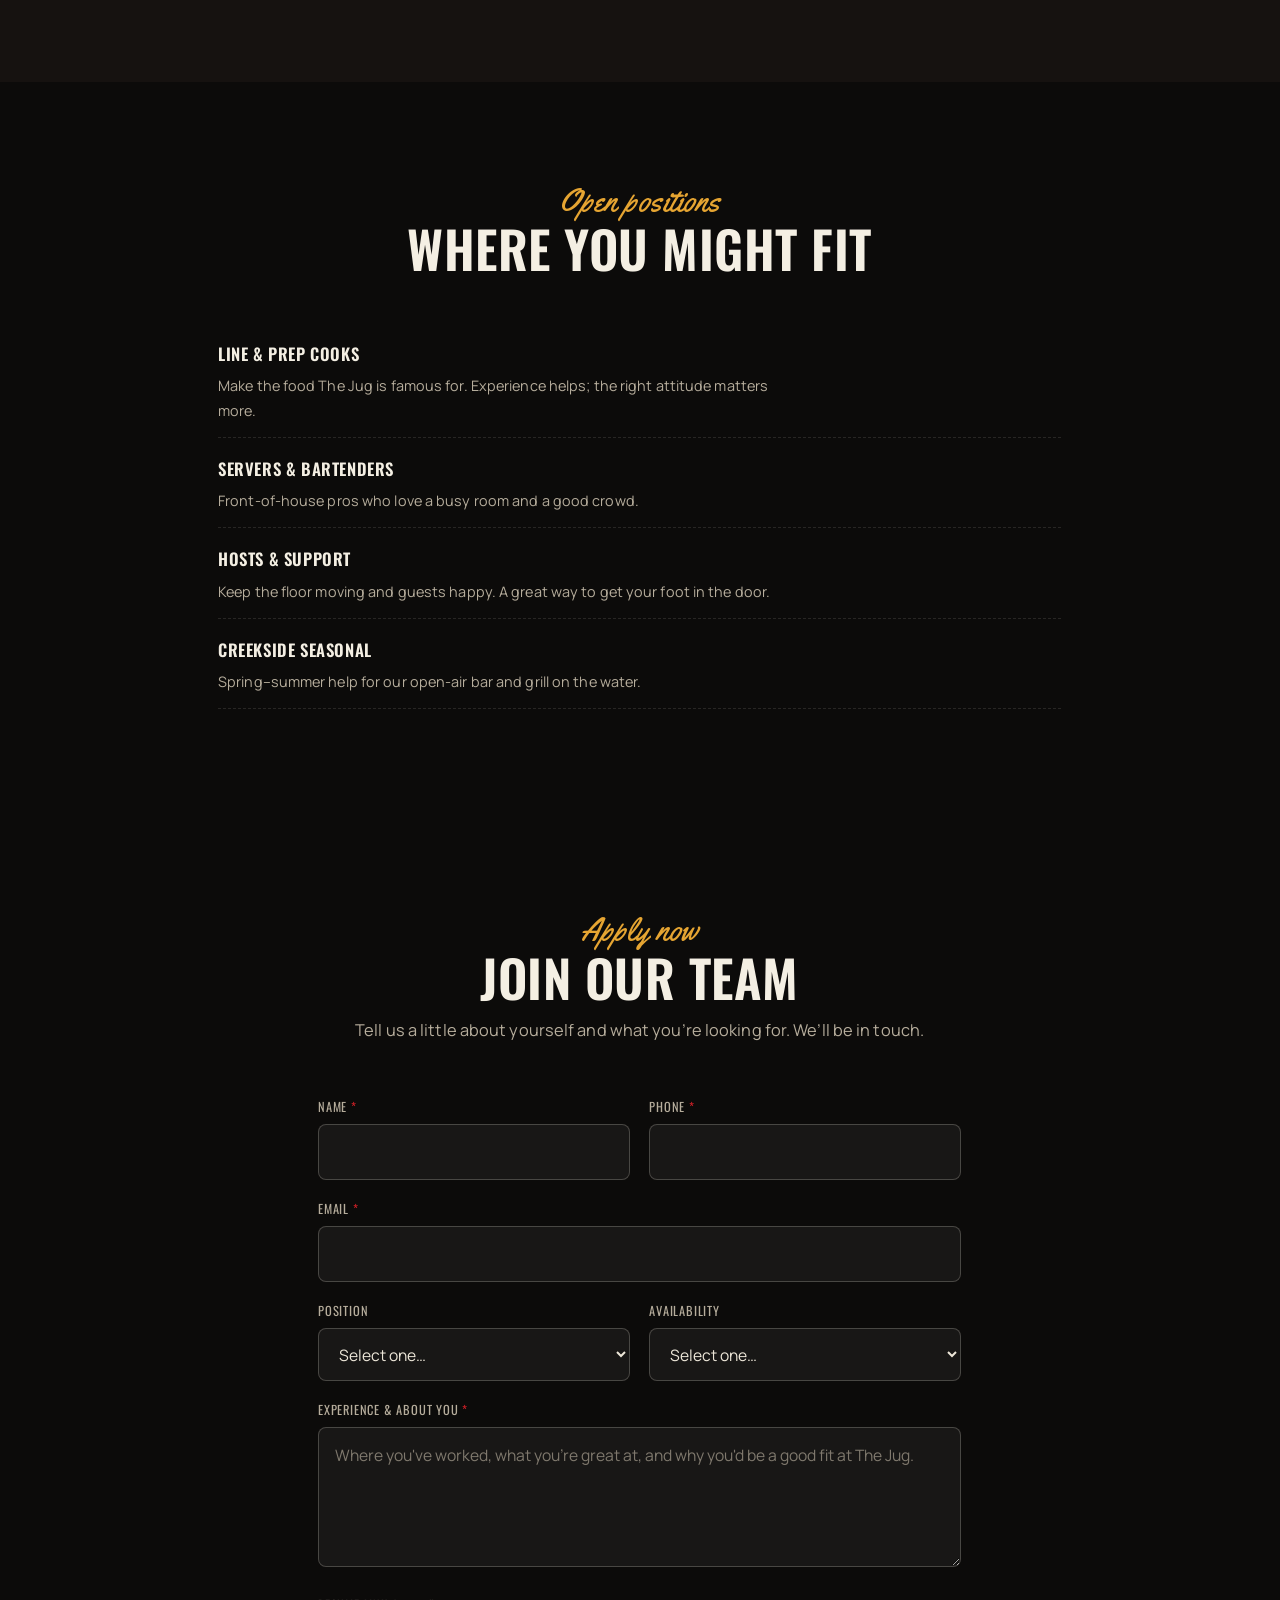
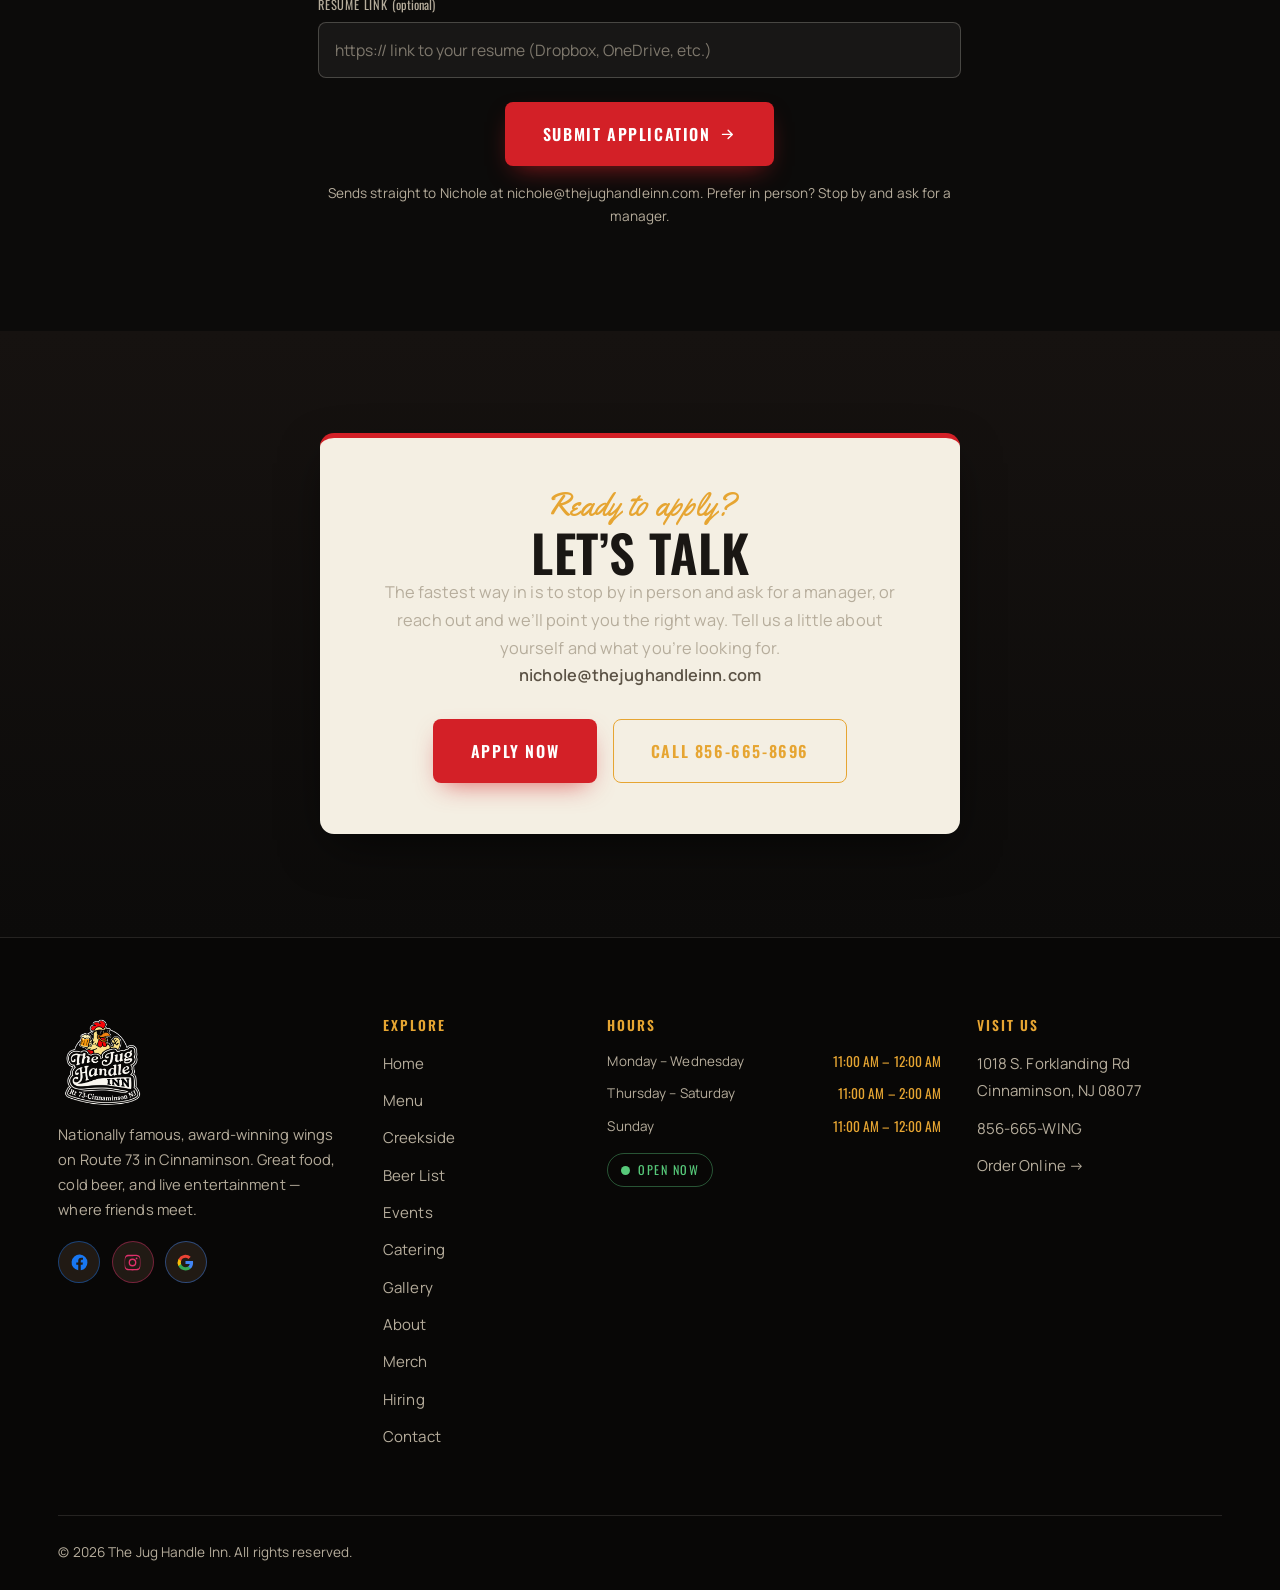
<file: hiring.html>
<!DOCTYPE html>
<html lang="en" class="no-js">
<head>
  <meta charset="UTF-8">
  <script>document.documentElement.classList.remove("no-js");document.documentElement.classList.add("js");</script>
  <meta name="viewport" content="width=device-width, initial-scale=1.0">
  <title>Careers | The Jug Handle Inn — Now Hiring in Cinnaminson, NJ</title>
  <meta name="description" content="Join the team at The Jug Handle Inn. Now hiring cooks, servers, bartenders and Creekside seasonal staff in Cinnaminson, NJ. Flexible scheduling and a crew that feels like family.">
  <link rel="canonical" href="https://digitaloneweb.github.io/theJugHandleInn/hiring.html">
  <meta name="theme-color" content="#0c0b0a">

  <!-- Open Graph -->
  <meta property="og:type" content="restaurant">
  <meta property="og:site_name" content="The Jug Handle Inn">
  <meta property="og:title" content="Careers | The Jug Handle Inn — Now Hiring in Cinnaminson, NJ">
  <meta property="og:description" content="Join the team at The Jug Handle Inn. Now hiring cooks, servers, bartenders and Creekside seasonal staff in Cinnaminson, NJ. Flexible scheduling and a crew that feels like family.">
  <meta property="og:url" content="https://digitaloneweb.github.io/theJugHandleInn/hiring.html">
  <meta property="og:image" content="https://digitaloneweb.github.io/theJugHandleInn/assets/images/logo/og-image.png">

  <!-- Twitter -->
  <meta name="twitter:card" content="summary_large_image">
  <meta name="twitter:title" content="Careers | The Jug Handle Inn — Now Hiring in Cinnaminson, NJ">
  <meta name="twitter:description" content="Join the team at The Jug Handle Inn. Now hiring cooks, servers, bartenders and Creekside seasonal staff in Cinnaminson, NJ. Flexible scheduling and a crew that feels like family.">
  <meta name="twitter:image" content="https://digitaloneweb.github.io/theJugHandleInn/assets/images/logo/og-image.png">

  <!-- Favicons -->
  <link rel="icon" type="image/png" sizes="32x32" href="assets/images/logo/favicon-32.png">
  <link rel="apple-touch-icon" href="assets/images/logo/favicon-180.png">

  <!-- Fonts -->
  <link rel="preconnect" href="https://fonts.googleapis.com">
  <link rel="preconnect" href="https://fonts.gstatic.com" crossorigin>
  <link href="https://fonts.googleapis.com/css2?family=Oswald:wght@300;400;500;600;700&family=Manrope:wght@400;500;600;700;800&family=Yellowtail&display=swap" rel="stylesheet">

  <link rel="stylesheet" href="assets/css/style.css?v=20260630d">

  <script type="application/ld+json">{
  "@context":"https://schema.org",
  "@type":"Restaurant",
  "name":"The Jug Handle Inn",
  "image":"https://digitaloneweb.github.io/theJugHandleInn/assets/images/logo/og-image.png",
  "@id":"https://digitaloneweb.github.io/theJugHandleInn",
  "url":"https://digitaloneweb.github.io/theJugHandleInn",
  "telephone":"856-665-8696",
  "priceRange":"$$",
  "servesCuisine":["American","Bar & Grill","Wings","Burgers"],
  "address":{"@type":"PostalAddress","streetAddress":"1018 S. Forklanding Rd","addressLocality":"Cinnaminson","addressRegion":"NJ","postalCode":"08077","addressCountry":"US"},
  "geo":{"@type":"GeoCoordinates","latitude":39.9912,"longitude":-74.9876},
  "openingHoursSpecification":[
    {"@type":"OpeningHoursSpecification","dayOfWeek":["Monday","Tuesday","Wednesday","Sunday"],"opens":"11:00","closes":"00:00"},
    {"@type":"OpeningHoursSpecification","dayOfWeek":["Thursday","Friday","Saturday"],"opens":"11:00","closes":"02:00"}
  ],
  "sameAs":["https://www.facebook.com/TheJugHandleInn/","https://www.instagram.com/thejughandleinn/"]
}</script>
  
</head>
<body>
<a class="skip-link" href="#main">Skip to content</a>
<header class="site-header">
  <nav class="nav container" aria-label="Primary">
    <a class="nav__brand" href="index.html" aria-label="The Jug Handle Inn home">
      <img src="assets/images/logo/logo.png" alt="The Jug Handle Inn logo — a rooster in sunglasses holding a beer">
      <span class="nav__brand-text">The Jug<br>Handle<small>Where Friends Meet</small></span>
    </a>

    <div class="nav__links" id="nav-links">
        <a href="index.html">Home</a>
        <a href="menu.html">Menu</a>
        <a href="creekside.html">Creekside</a>
        <a href="beer-list.html">Beer List</a>
        <a href="events.html">Events</a>
        <a href="catering.html">Catering</a>
        <a href="gallery.html">Gallery</a>
        <a href="about.html">About</a>
        <a href="merchandise.html">Merch</a>
        <a href="hiring.html" aria-current="page">Hiring</a>
        <a href="contact.html">Contact</a>
    </div>

    <div class="nav__actions">
      <span class="status" data-status aria-live="polite">
        <span class="status__dot"></span><span class="status__text">Checking…</span>
      </span>
      <a class="btn btn--gold btn--sm" href="https://online.skytab.com/7696057f402aea3ac30bc4868bea2866/order-settings" target="_blank" rel="noopener">Order Online</a>
      <button class="nav__toggle" aria-label="Toggle menu" aria-expanded="false" aria-controls="nav-links">
        <span></span>
      </button>
    </div>
  </nav>
</header>
<main id="main">

<section class="page-hero">
  <img src="assets/images/general/hiring-hero.jpg" alt="Join the team at The Jug Handle Inn" class="page-hero__bg" loading="eager" >
  <div class="container page-hero__inner" data-reveal>
    <p class="breadcrumb"><a href="index.html">Home</a> / Careers</p>
    <span class="eyebrow">Join the crew</span>
    <h1>Work at The Jug</h1>
  </div>
</section>

<section class="section">
  <div class="container split">
    <div class="split__body" data-reveal>
      <span class="eyebrow">Now hiring</span>
      <h2>Come work somewhere that feels like&nbsp;home</h2>
      <p class="lead">We&rsquo;re always looking for good people to join the front of house, the kitchen and the Creekside crew. If you love a busy room and treating guests right, you&rsquo;ll fit in fast.</p>
      <p>No stuffy corporate vibes — just a great neighborhood bar run by people who care. Bring the energy and we&rsquo;ll teach you the rest.</p>
      <div class="hero__cta" style="margin-top:1.6rem">
        <a class="btn btn--primary" href="#apply">How to Apply</a>
        <a class="btn btn--ghost" href="#positions">Open Roles</a>
      </div>
    </div>
    <div class="split__media" data-reveal data-reveal-delay="1"><img src="assets/images/general/hiring-1.jpg" alt="The team at The Jug Handle Inn" class="" loading="lazy" ></div>
  </div>
</section>

<section class="section section--wood">
  <div class="container">
    <div class="section-head center" data-reveal>
      <span class="eyebrow">Why work here</span>
      <h2>The perks of pouring at The&nbsp;Jug</h2>
    </div>
    <div class="grid grid-4"><article class="feature" data-reveal data-reveal-delay="0"><span class="feature__ico"><svg viewBox="0 0 24 24" fill="none" stroke="currentColor" stroke-width="2" stroke-linecap="round" stroke-linejoin="round"><path d="M20.8 5.6a5.5 5.5 0 0 0-7.8 0L12 6.6l-1-1a5.5 5.5 0 0 0-7.8 7.8l1 1 7.8 7.7 7.8-7.7 1-1a5.5 5.5 0 0 0 0-7.8Z"/></svg></span><h3>A Real Team</h3><p>Work with people who have your back. Our staff sticks around because it actually feels like family here.</p></article><article class="feature" data-reveal data-reveal-delay="1"><span class="feature__ico"><svg viewBox="0 0 24 24" fill="none" stroke="currentColor" stroke-width="2" stroke-linecap="round" stroke-linejoin="round"><path d="M12 2c1 4 4 5 4 9a4 4 0 0 1-8 0c0-1 .4-2 1-3 .3 1 1 1.5 2 1.5C10 7 11 4 12 2Z"/></svg></span><h3>Busy, Fun Shifts</h3><p>A packed, high-energy room means great tips and shifts that fly by. No two nights are the same.</p></article><article class="feature" data-reveal data-reveal-delay="2"><span class="feature__ico"><svg viewBox="0 0 24 24" fill="none" stroke="currentColor" stroke-width="2" stroke-linecap="round" stroke-linejoin="round"><circle cx="12" cy="8" r="6"/><path d="m8.2 13-1.2 8L12 18l5 3-1.2-8"/></svg></span><h3>Grow With Us</h3><p>We promote from within. Show up, work hard, and there&rsquo;s room to move up — bar, kitchen and management.</p></article><article class="feature" data-reveal data-reveal-delay="0"><span class="feature__ico"><svg viewBox="0 0 24 24" fill="none" stroke="currentColor" stroke-width="2" stroke-linecap="round" stroke-linejoin="round"><path d="M16 21v-2a4 4 0 0 0-4-4H6a4 4 0 0 0-4 4v2"/><circle cx="9" cy="7" r="4"/><path d="M22 21v-2a4 4 0 0 0-3-3.9M16 3.1a4 4 0 0 1 0 7.8"/></svg></span><h3>Flexible Scheduling</h3><p>Students, parents, second-jobbers — we work with your life. Full-time and part-time spots available.</p></article></div>
  </div>
</section>

<section class="section" id="positions">
  <div class="container" style="max-width:920px">
    <div class="section-head center" data-reveal>
      <span class="eyebrow">Open positions</span>
      <h2>Where you might fit</h2>
    </div>
    <div class="menu-list" data-reveal><div class="menu-item"><span class="menu-item__name">Line &amp; Prep Cooks</span><span class="menu-item__desc">Make the food The Jug is famous for. Experience helps; the right attitude matters more.</span></div><div class="menu-item"><span class="menu-item__name">Servers &amp; Bartenders</span><span class="menu-item__desc">Front-of-house pros who love a busy room and a good crowd.</span></div><div class="menu-item"><span class="menu-item__name">Hosts &amp; Support</span><span class="menu-item__desc">Keep the floor moving and guests happy. A great way to get your foot in the door.</span></div><div class="menu-item"><span class="menu-item__name">Creekside Seasonal</span><span class="menu-item__desc">Spring–summer help for our open-air bar and grill on the water.</span></div></div>
  </div>
</section>

<section class="section" id="apply">
  <div class="container" style="max-width:720px">
    <div class="section-head center" data-reveal>
      <span class="eyebrow">Apply now</span>
      <h2>Join our team</h2>
      <p class="measure mx-auto">Tell us a little about yourself and what you&rsquo;re looking for. We&rsquo;ll be in touch.</p>
    </div>
    <form class="form" data-reveal action="https://api.web3forms.com/submit" method="POST">
      <input type="hidden" name="access_key" value="WEB3FORMS_ACCESS_KEY">
      <input type="hidden" name="subject" value="New Job Application — The Jug Handle Inn website">
      <input type="hidden" name="from_name" value="The Jug Handle Inn Website">
      <!-- Replies go to nichole@thejughandleinn.com (set on the Web3Forms access key) -->
      <input type="checkbox" name="botcheck" tabindex="-1" autocomplete="off" aria-hidden="true" style="display:none">
      <div class="form__row">
        <div class="form__group"><label for="h-name">Name <span class="req">*</span></label><input id="h-name" type="text" name="Name" autocomplete="name" required></div>
        <div class="form__group"><label for="h-phone">Phone <span class="req">*</span></label><input id="h-phone" type="tel" name="Phone" autocomplete="tel" required></div>
      </div>
      <div class="form__group"><label for="h-email">Email <span class="req">*</span></label><input id="h-email" type="email" name="email" autocomplete="email" required></div>
      <div class="form__row">
        <div class="form__group"><label for="h-position">Position</label>
          <select id="h-position" name="Position">
            <option value="">Select one…</option>
            <option>Line / Prep Cook</option>
            <option>Server</option>
            <option>Bartender</option>
            <option>Host / Support</option>
            <option>Creekside Seasonal</option>
            <option>Other</option>
          </select>
        </div>
        <div class="form__group"><label for="h-avail">Availability</label>
          <select id="h-avail" name="Availability">
            <option value="">Select one…</option>
            <option>Full-time</option>
            <option>Part-time</option>
            <option>Weekends</option>
            <option>Seasonal</option>
          </select>
        </div>
      </div>
      <div class="form__group"><label for="h-exp">Experience &amp; about you <span class="req">*</span></label><textarea id="h-exp" name="Experience" required placeholder="Where you've worked, what you're great at, and why you'd be a good fit at The Jug."></textarea></div>
      <div class="form__group"><label for="h-resume">Resume link <span style="text-transform:none;letter-spacing:0;color:var(--text-soft)">(optional)</span></label><input id="h-resume" type="url" name="Resume Link" placeholder="https:// link to your resume (Dropbox, OneDrive, etc.)"></div>
      <div class="form__actions"><button class="btn btn--primary btn--lg" type="submit">Submit Application <svg viewBox="0 0 24 24" fill="none" stroke="currentColor" stroke-width="2" stroke-linecap="round" stroke-linejoin="round"><path d="M5 12h14M13 6l6 6-6 6"/></svg></button></div>
      <p class="form__note">Sends straight to Nichole at nichole@thejughandleinn.com. Prefer in person? Stop by and ask for a manager.</p>
    </form>
  </div>
</section>

<section class="section section--wood2" id="apply-contact">
  <div class="container"><div class="contact-card" data-reveal>
    <span class="eyebrow">Ready to apply?</span>
    <h2>Let&rsquo;s talk</h2>
    <p>The fastest way in is to stop by in person and ask for a manager, or reach out and we&rsquo;ll point you the right way. Tell us a little about yourself and what you&rsquo;re looking for.</p>
    <a class="email" href="mailto:nichole@thejughandleinn.com">nichole@thejughandleinn.com</a>
    <div class="hero__cta" style="margin-top:1.8rem;justify-content:center">
      <a class="btn btn--primary btn--lg" href="mailto:nichole@thejughandleinn.com?subject=Job%20Application%20%E2%80%94%20The%20Jug%20Handle%20Inn">Apply Now</a>
      <a class="btn btn--ghost btn--lg" href="tel:+18566658696">Call 856-665-8696</a>
    </div>
  </div></div>
</section>

</main>
<footer class="site-footer">
  <div class="container">
    <div class="footer-grid">
      <div class="footer-brand">
        <img src="assets/images/logo/logo.png" alt="The Jug Handle Inn logo">
        <p>Nationally famous, award-winning wings on Route 73 in Cinnaminson. Great food, cold beer, and live entertainment — where friends meet.</p>
        <div class="socials">
          <a href="https://www.facebook.com/TheJugHandleInn/" target="_blank" rel="noopener" aria-label="Facebook"><svg viewBox="0 0 24 24" fill="currentColor" aria-hidden="true"><path d="M22 12a10 10 0 1 0-11.6 9.9v-7H7.9V12h2.5V9.8c0-2.5 1.5-3.9 3.8-3.9 1.1 0 2.2.2 2.2.2v2.5h-1.2c-1.2 0-1.6.8-1.6 1.6V12h2.7l-.4 2.9h-2.3v7A10 10 0 0 0 22 12Z"/></svg></a>
          <a href="https://www.instagram.com/thejughandleinn/" target="_blank" rel="noopener" aria-label="Instagram"><svg viewBox="0 0 24 24" fill="currentColor" aria-hidden="true"><path d="M12 2.2c3.2 0 3.6 0 4.9.1 1.2.1 1.8.3 2.2.4.6.2 1 .5 1.4.9.4.4.7.8.9 1.4.2.5.4 1.1.4 2.2.1 1.3.1 1.7.1 4.9s0 3.6-.1 4.9c-.1 1.2-.3 1.8-.4 2.2-.2.6-.5 1-.9 1.4-.4.4-.8.7-1.4.9-.5.2-1.1.4-2.2.4-1.3.1-1.7.1-4.9.1s-3.6 0-4.9-.1c-1.2-.1-1.8-.3-2.2-.4-.6-.2-1-.5-1.4-.9-.4-.4-.7-.8-.9-1.4-.2-.5-.4-1.1-.4-2.2C2.2 15.6 2.2 15.2 2.2 12s0-3.6.1-4.9c.1-1.2.3-1.8.4-2.2.2-.6.5-1 .9-1.4.4-.4.8-.7 1.4-.9.5-.2 1.1-.4 2.2-.4C8.4 2.2 8.8 2.2 12 2.2Zm0 1.8c-3.1 0-3.5 0-4.7.1-1.1.1-1.7.2-2.1.4-.5.2-.9.4-1.3.8-.4.4-.6.8-.8 1.3-.2.4-.3 1-.4 2.1C2.6 9.7 2.6 10.1 2.6 12s0 2.3.1 3.5c.1 1.1.2 1.7.4 2.1.2.5.4.9.8 1.3.4.4.8.6 1.3.8.4.2 1 .3 2.1.4 1.2.1 1.6.1 4.7.1s3.5 0 4.7-.1c1.1-.1 1.7-.2 2.1-.4.5-.2.9-.4 1.3-.8.4-.4.6-.8.8-1.3.2-.4.3-1 .4-2.1.1-1.2.1-1.6.1-3.5s0-2.3-.1-3.5c-.1-1.1-.2-1.7-.4-2.1-.2-.5-.4-.9-.8-1.3-.4-.4-.8-.6-1.3-.8-.4-.2-1-.3-2.1-.4C15.5 4 15.1 4 12 4Zm0 3.1A4.9 4.9 0 1 1 7.1 12 4.9 4.9 0 0 1 12 7.1Zm0 8.1A3.2 3.2 0 1 0 8.8 12 3.2 3.2 0 0 0 12 15.2Zm6.3-8.3a1.15 1.15 0 1 1-1.15-1.15A1.15 1.15 0 0 1 18.3 6.9Z"/></svg></a>
          <a href="https://share.google/TAHXh9fkQX0eW2FaK" target="_blank" rel="noopener" aria-label="Google Reviews"><svg viewBox="0 0 24 24" fill="currentColor" aria-hidden="true"><path d="M21.6 12.2c0-.7-.1-1.4-.2-2H12v3.8h5.4a4.6 4.6 0 0 1-2 3v2.5h3.2c1.9-1.7 3-4.3 3-7.3Z"/><path d="M12 22c2.7 0 5-.9 6.6-2.4l-3.2-2.5c-.9.6-2 .9-3.4.9-2.6 0-4.8-1.7-5.6-4.1H3.1v2.6A10 10 0 0 0 12 22Z"/><path d="M6.4 13.9a6 6 0 0 1 0-3.8V7.5H3.1a10 10 0 0 0 0 9l3.3-2.6Z"/><path d="M12 6.1c1.5 0 2.8.5 3.8 1.5l2.8-2.8A10 10 0 0 0 3.1 7.5l3.3 2.6C7.2 7.7 9.4 6.1 12 6.1Z"/></svg></a>
        </div>
      </div>

      <div class="footer-col">
        <h4>EXPLORE</h4>
        <ul>
          <li><a href="index.html">Home</a></li>
          <li><a href="menu.html">Menu</a></li>
          <li><a href="creekside.html">Creekside</a></li>
          <li><a href="beer-list.html">Beer List</a></li>
          <li><a href="events.html">Events</a></li>
          <li><a href="catering.html">Catering</a></li>
          <li><a href="gallery.html">Gallery</a></li>
          <li><a href="about.html">About</a></li>
          <li><a href="merchandise.html">Merch</a></li>
          <li><a href="hiring.html">Hiring</a></li>
          <li><a href="contact.html">Contact</a></li>
        </ul>
      </div>

      <div class="footer-col">
        <h4>HOURS</h4>
        <ul class="footer-hours">
          <li><span>Monday – Wednesday</span><span>11:00 AM – 12:00 AM</span></li>
          <li><span>Thursday – Saturday</span><span>11:00 AM – 2:00 AM</span></li>
          <li><span>Sunday</span><span>11:00 AM – 12:00 AM</span></li>
        </ul>
        <p style="margin-top:1rem">
          <span class="status" data-status><span class="status__dot"></span><span class="status__text">Checking…</span></span>
        </p>
      </div>

      <div class="footer-col">
        <h4>VISIT US</h4>
        <ul>
          <li><a href="https://maps.app.goo.gl/6b174tuCh4UDP8sJ7" target="_blank" rel="noopener">1018 S. Forklanding Rd<br>Cinnaminson, NJ 08077</a></li>
          <li><a href="tel:+18566659464">856-665-WING</a></li>
          <li><a href="https://online.skytab.com/7696057f402aea3ac30bc4868bea2866/order-settings" target="_blank" rel="noopener">Order Online &rarr;</a></li>
        </ul>
      </div>
    </div>

    <div class="footer-bottom">
      <p>&copy; <span data-year>2026</span> The Jug Handle Inn. All rights reserved.</p>
    </div>
  </div>
</footer>

<button class="to-top" aria-label="Back to top"><svg viewBox="0 0 24 24" fill="none" stroke="currentColor" stroke-width="2.4" stroke-linecap="round" stroke-linejoin="round"><path d="M12 19V5M6 11l6-6 6 6"/></svg></button>
<script src="assets/js/main.js?v=20260630d"></script>
</body>
</html>
</file>
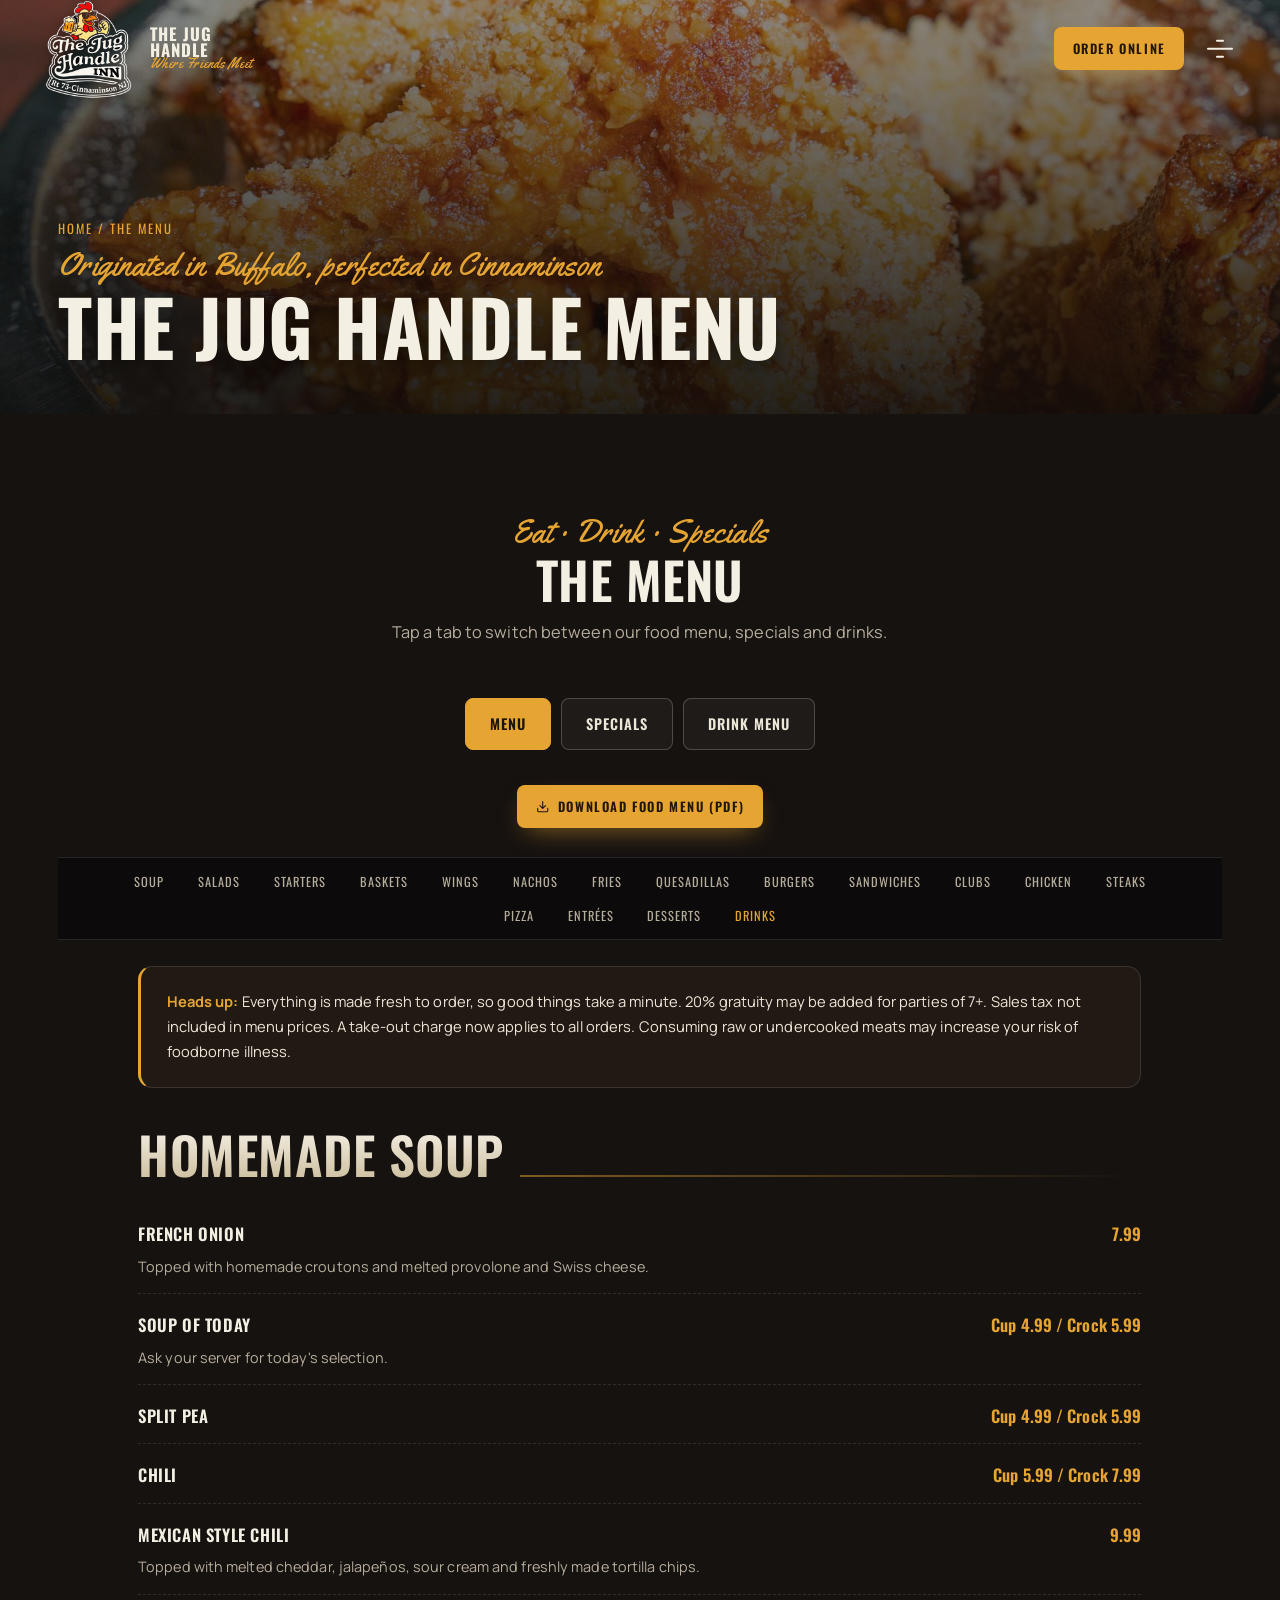
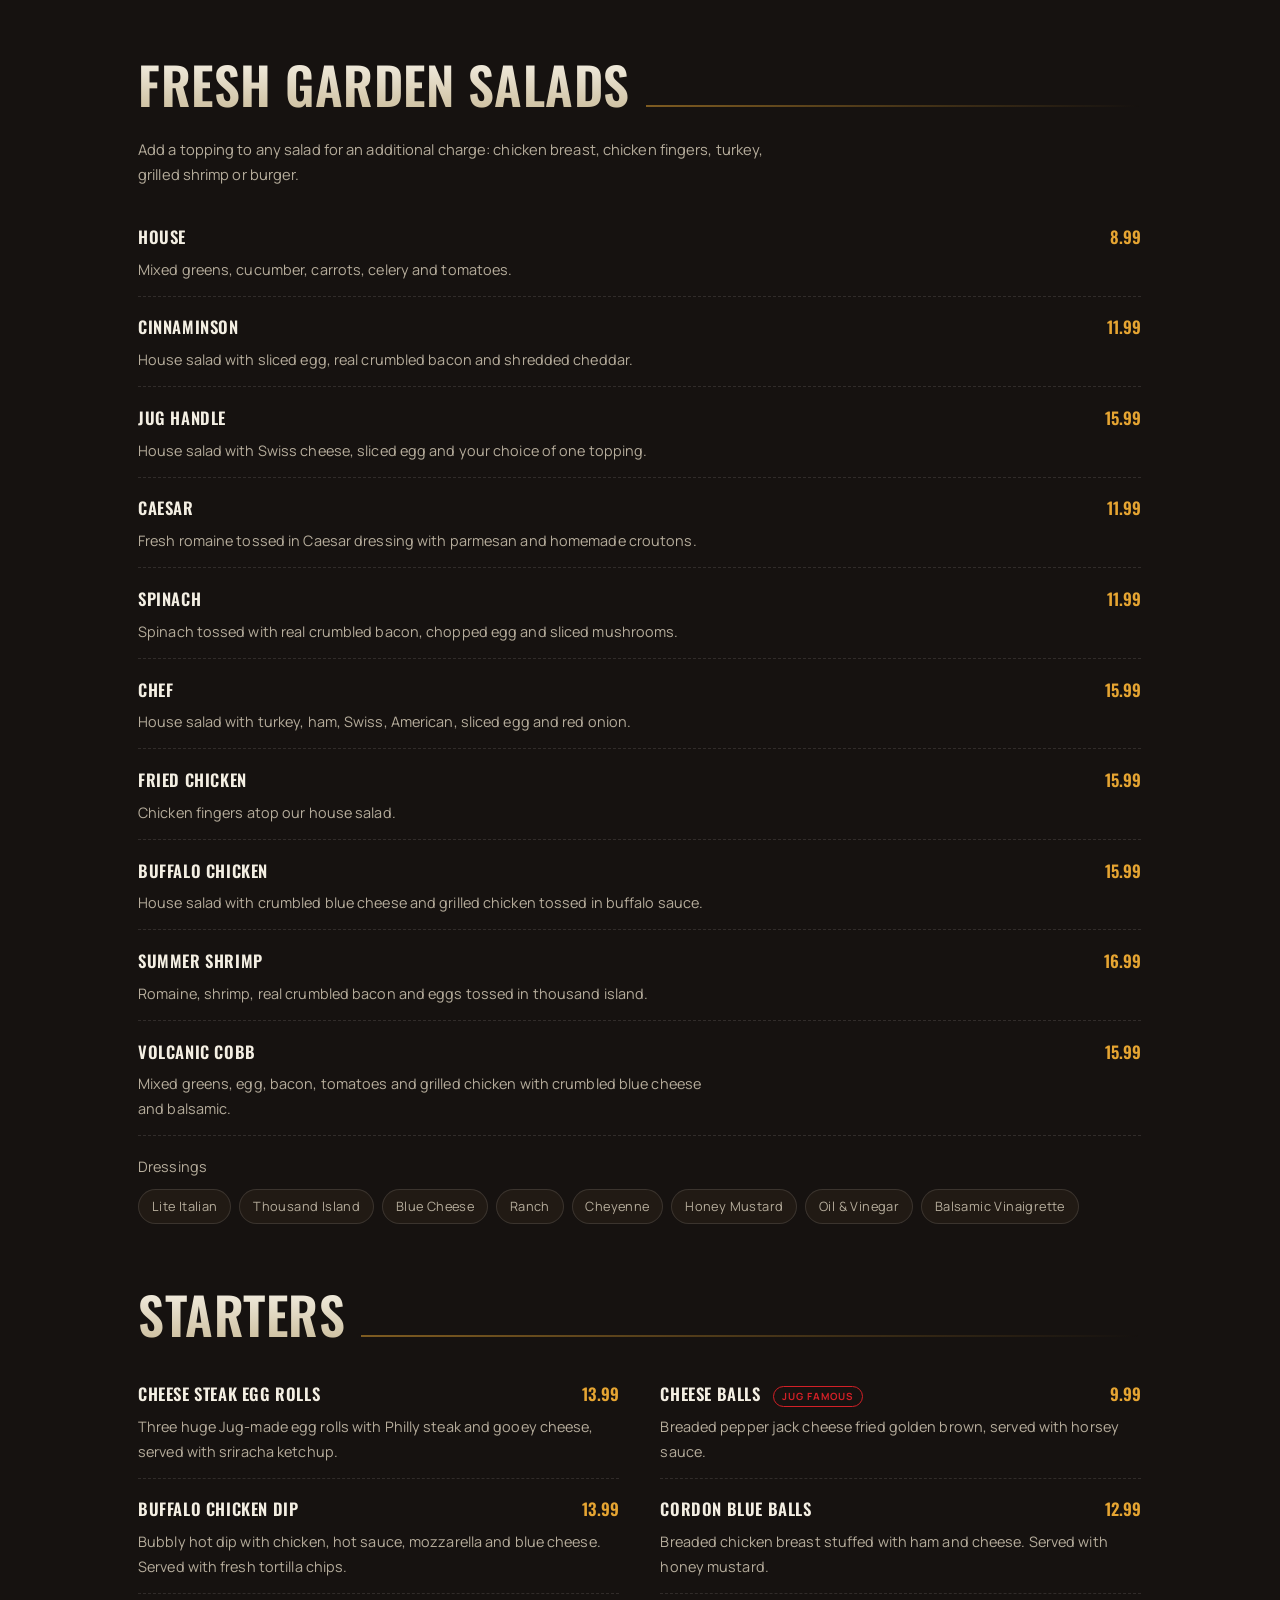
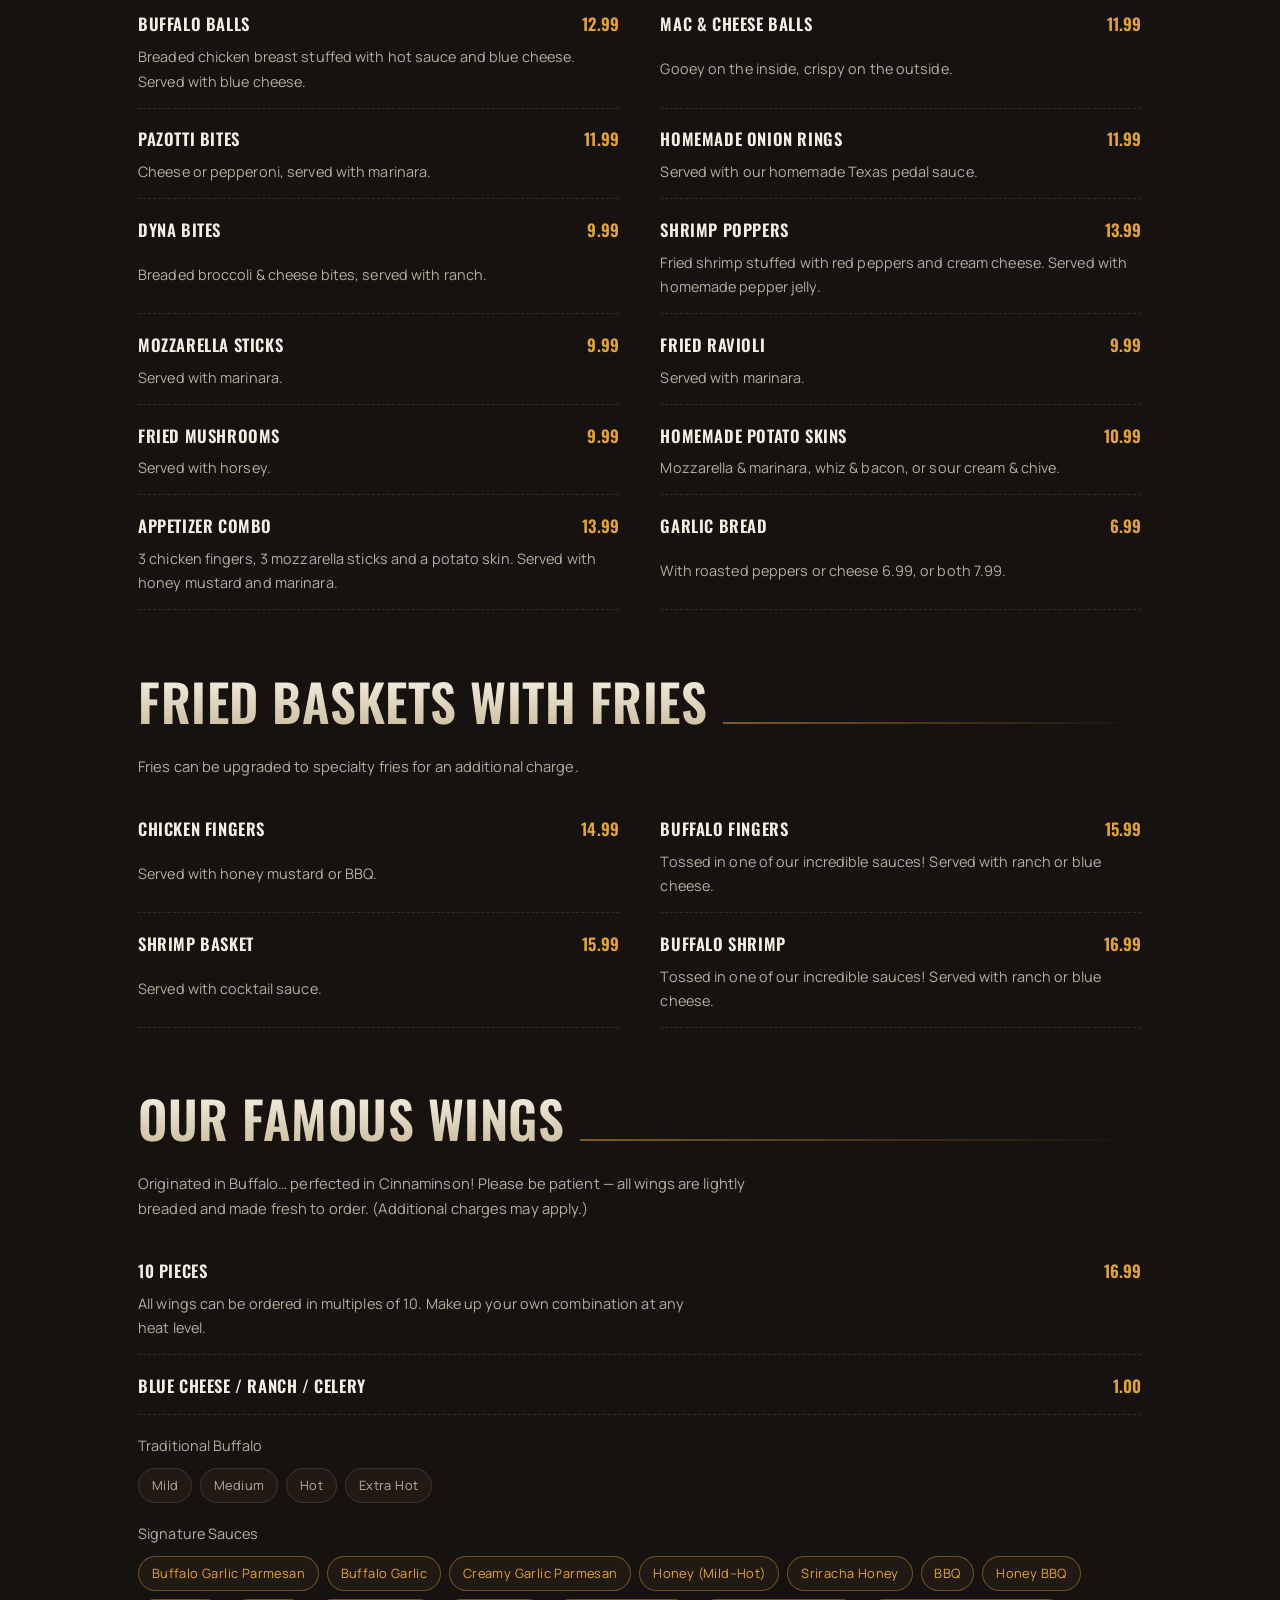
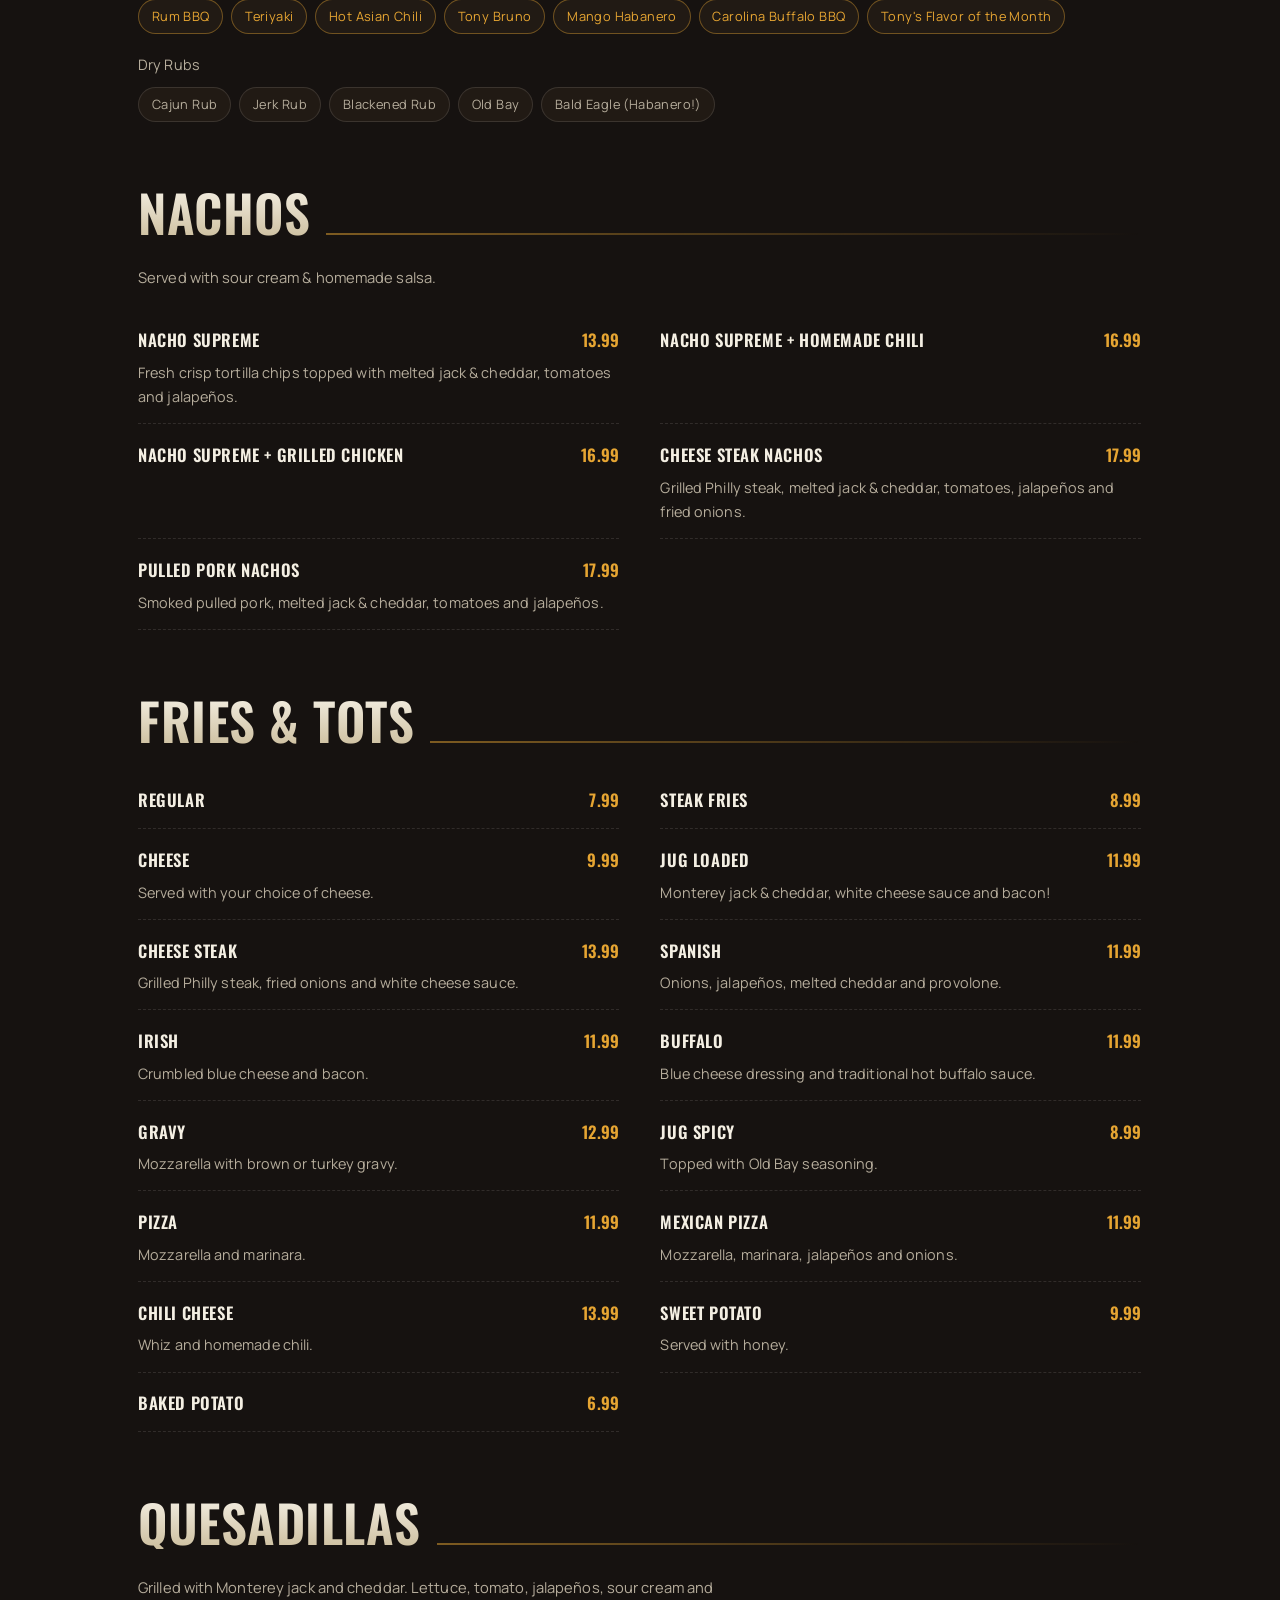
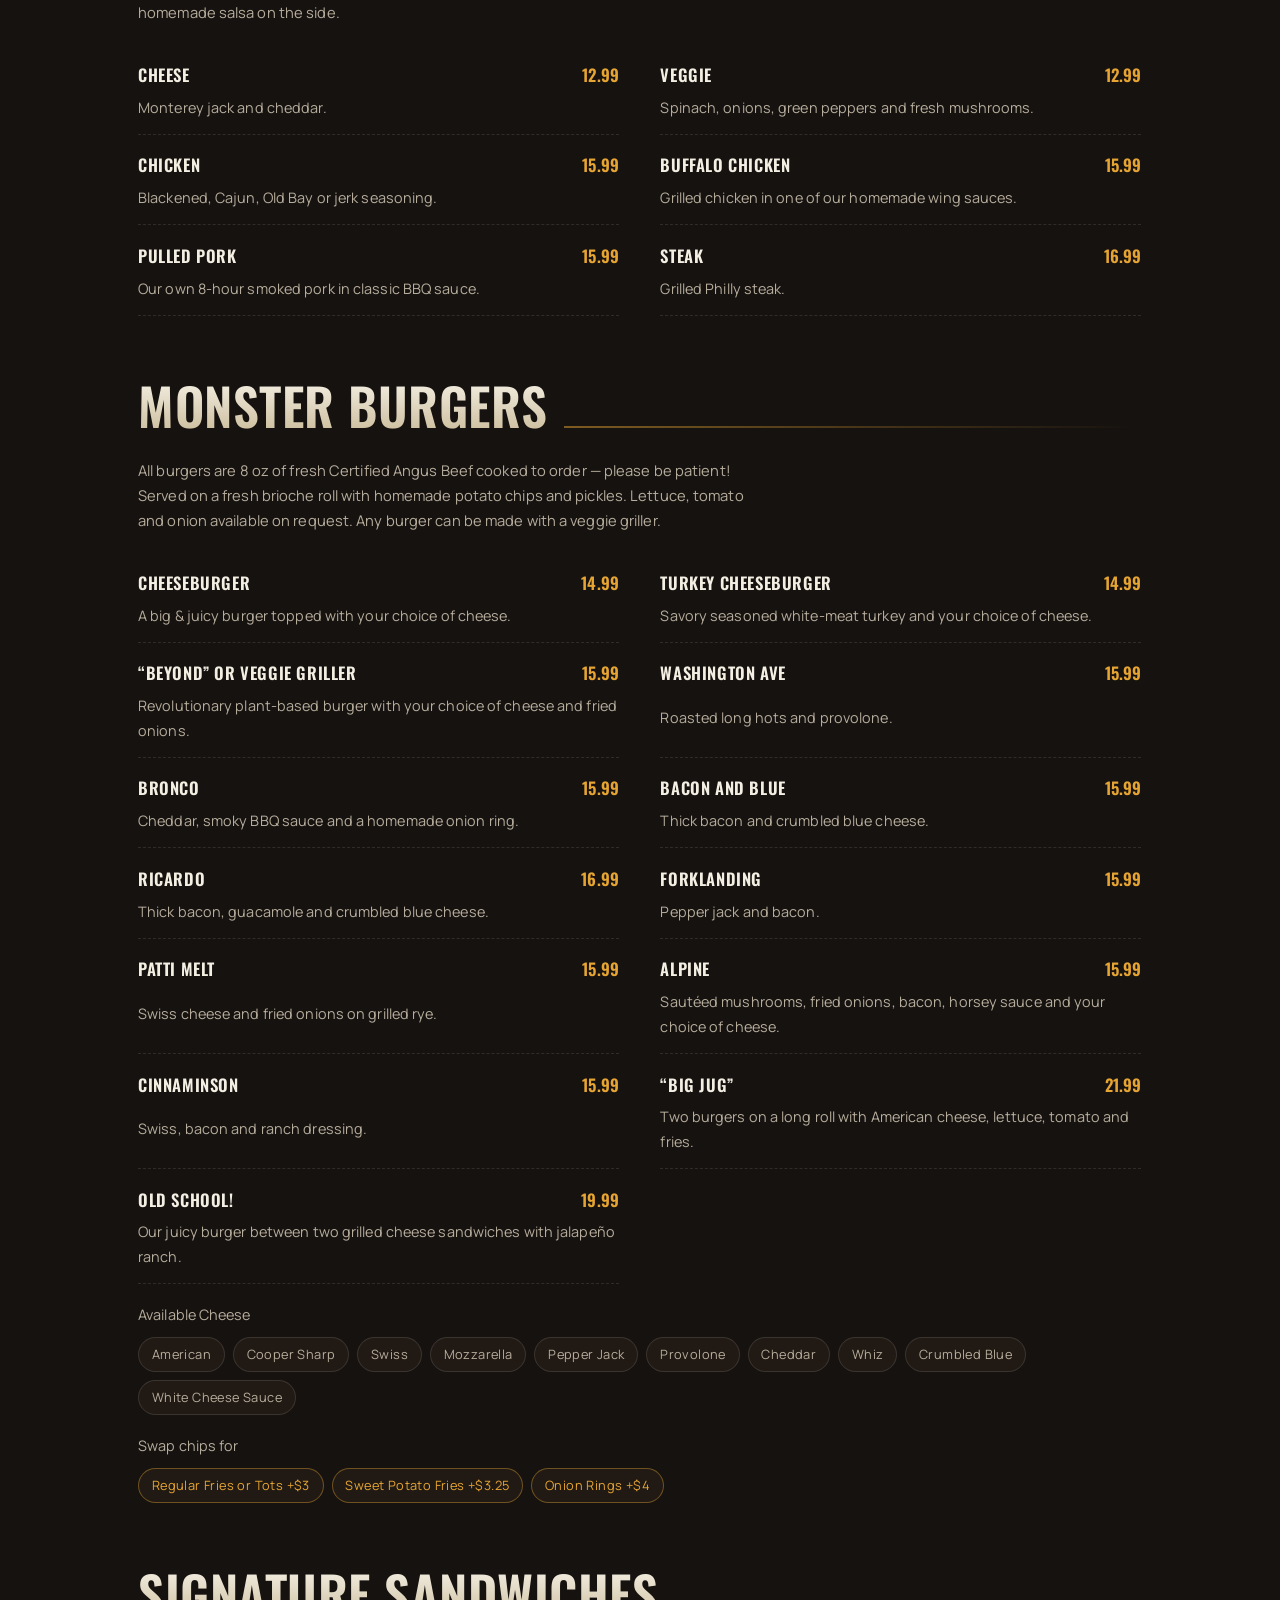
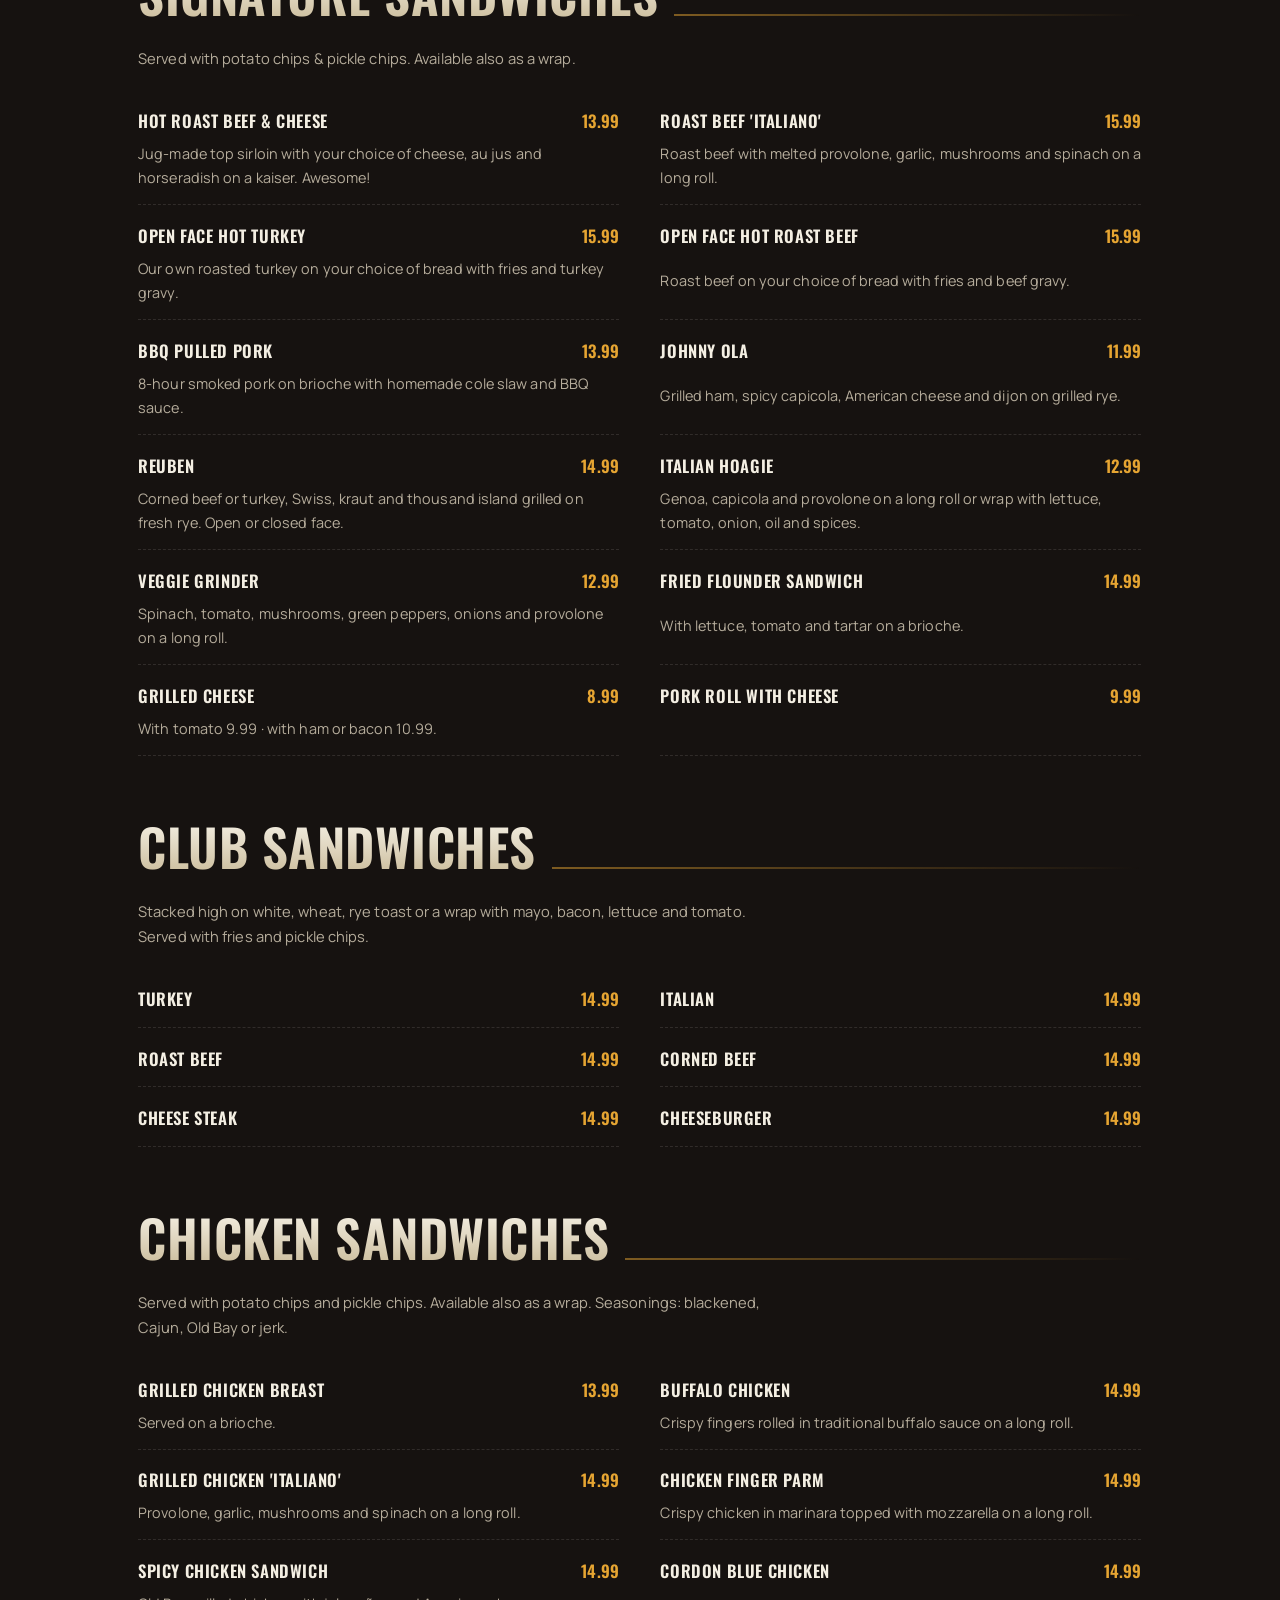
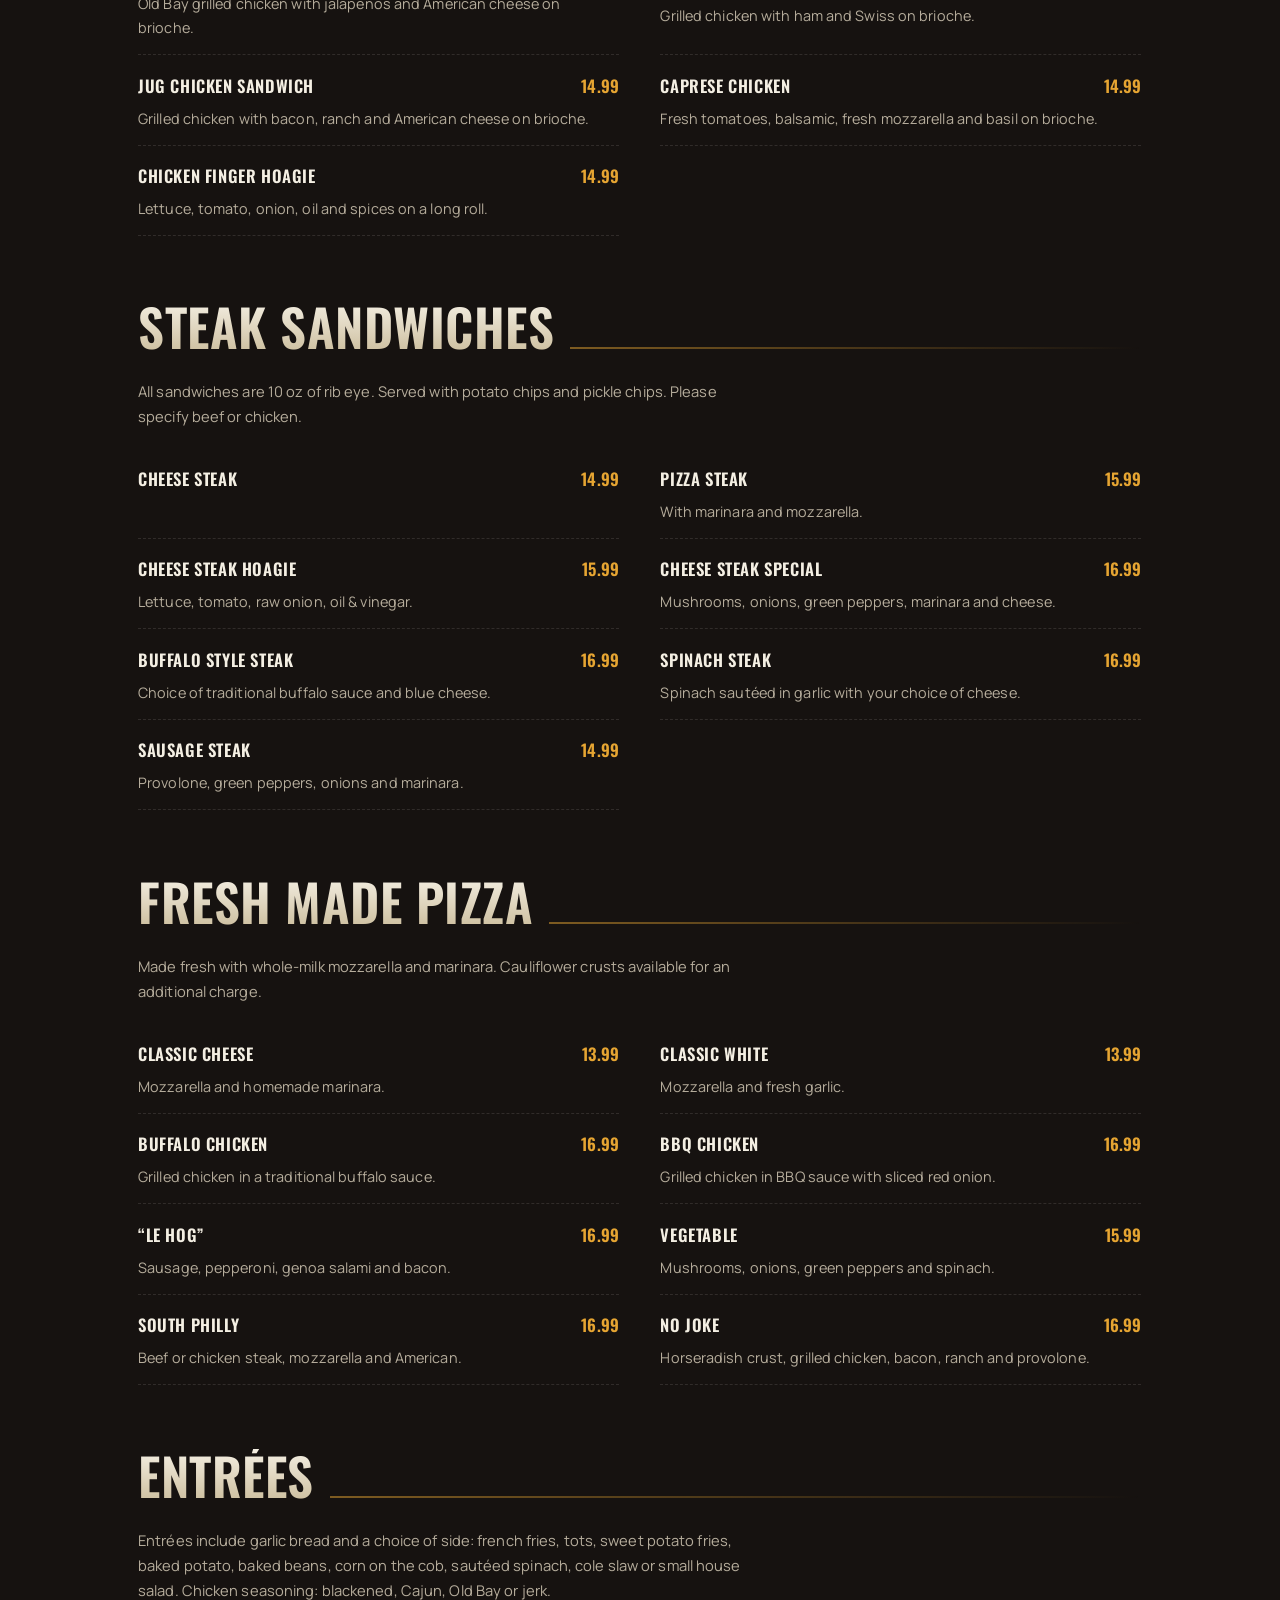
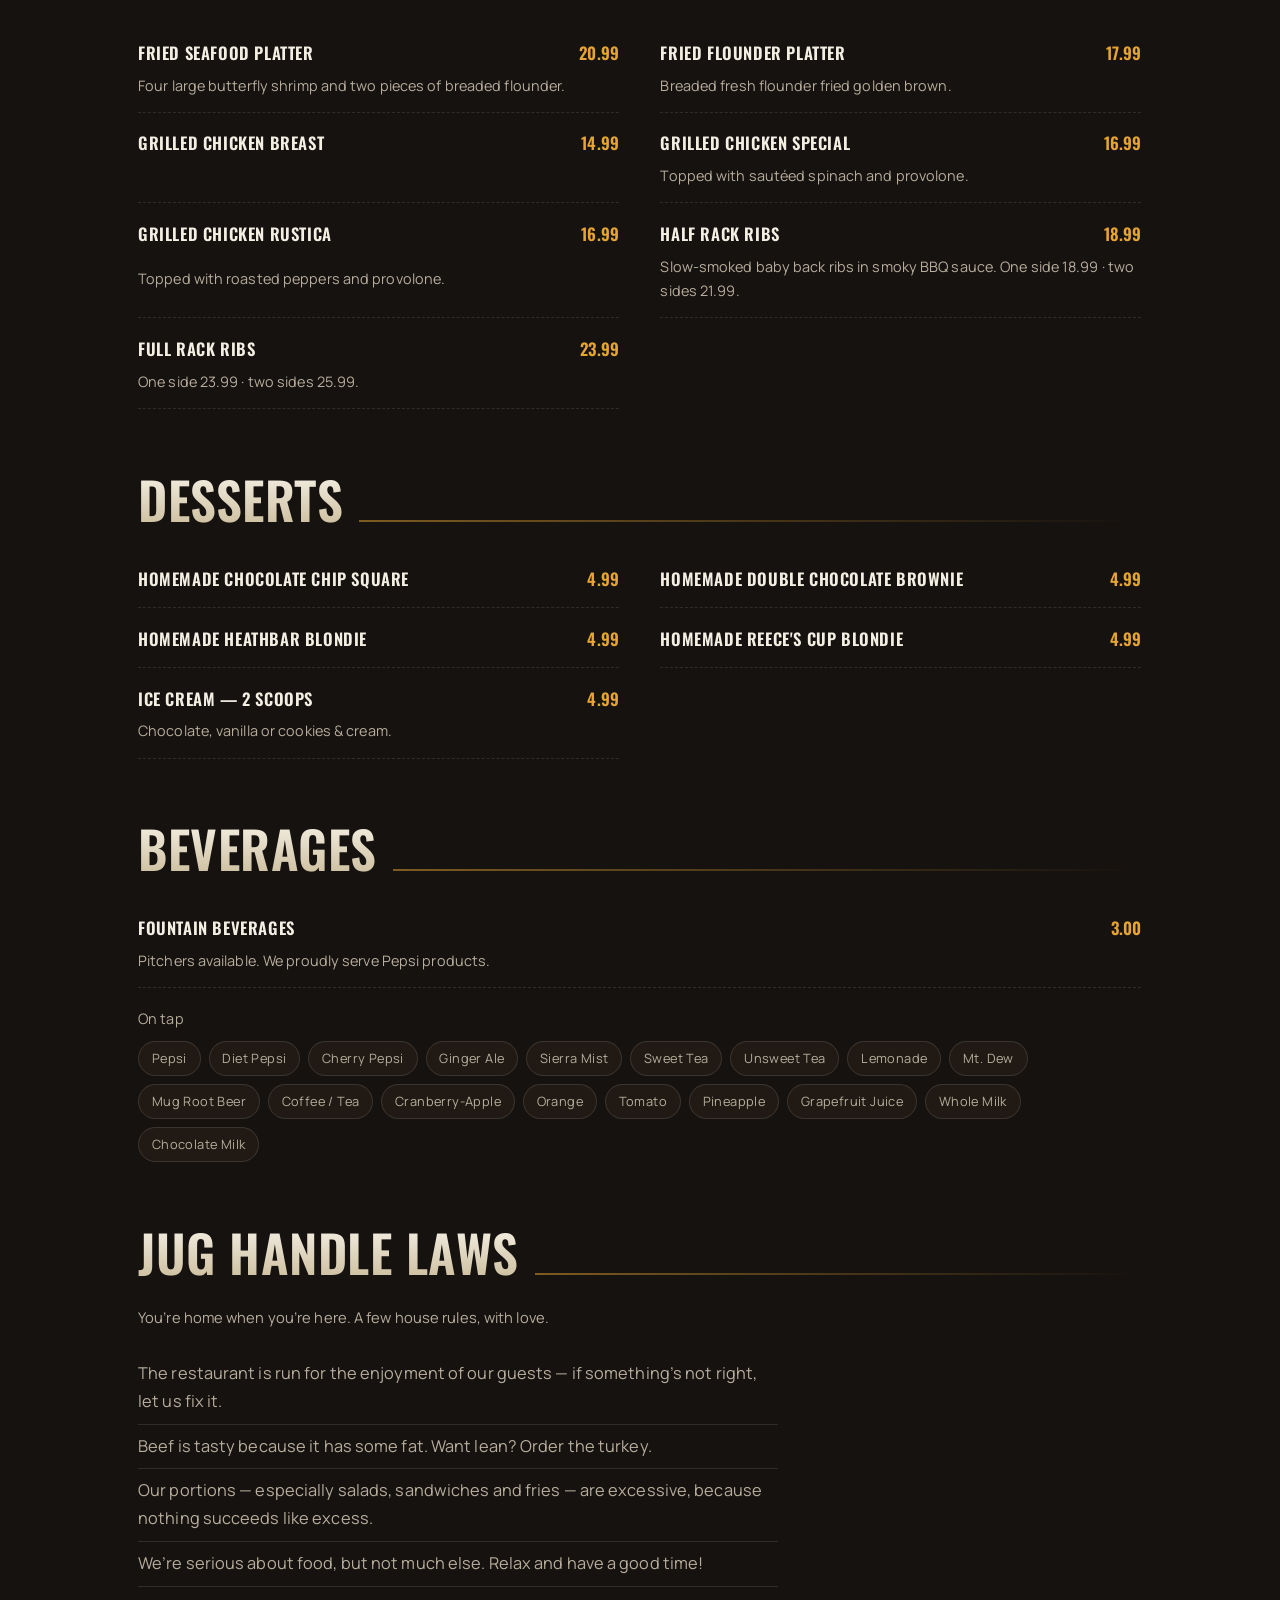
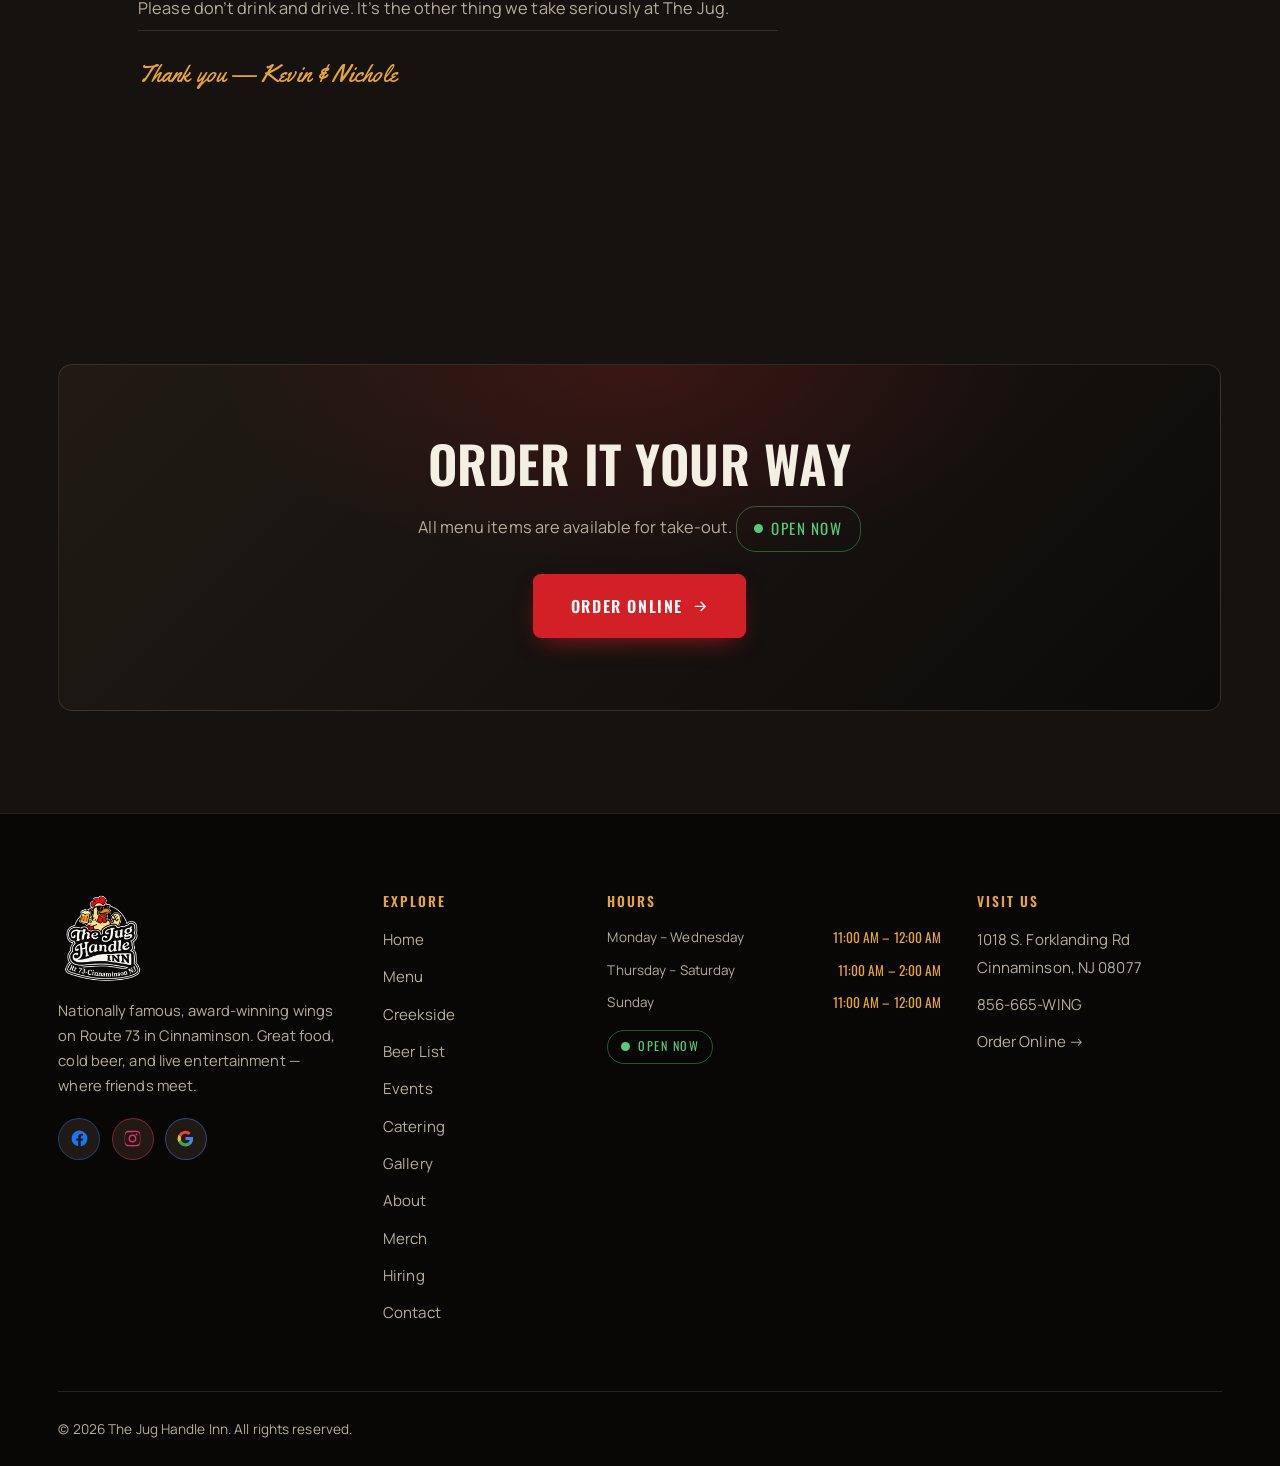
<file: menu.html>
<!DOCTYPE html>
<html lang="en" class="no-js">
<head>
  <meta charset="UTF-8">
  <script>document.documentElement.classList.remove("no-js");document.documentElement.classList.add("js");</script>
  <meta name="viewport" content="width=device-width, initial-scale=1.0">
  <title>Menu | The Jug Handle Inn — Wings, Burgers, Cheese Steaks &amp; More</title>
  <meta name="description" content="The full Jug Handle Inn menu: award-winning wings with 20+ sauces, 8 oz Angus Monster Burgers, Philly cheese steaks, salads, nachos, pizza, ribs and homemade desserts.">
  <link rel="canonical" href="https://digitaloneweb.github.io/theJugHandleInn/menu.html">
  <meta name="theme-color" content="#0c0b0a">

  <!-- Open Graph -->
  <meta property="og:type" content="restaurant">
  <meta property="og:site_name" content="The Jug Handle Inn">
  <meta property="og:title" content="Menu | The Jug Handle Inn — Wings, Burgers, Cheese Steaks &amp; More">
  <meta property="og:description" content="The full Jug Handle Inn menu: award-winning wings with 20+ sauces, 8 oz Angus Monster Burgers, Philly cheese steaks, salads, nachos, pizza, ribs and homemade desserts.">
  <meta property="og:url" content="https://digitaloneweb.github.io/theJugHandleInn/menu.html">
  <meta property="og:image" content="https://digitaloneweb.github.io/theJugHandleInn/assets/images/logo/og-image.png">

  <!-- Twitter -->
  <meta name="twitter:card" content="summary_large_image">
  <meta name="twitter:title" content="Menu | The Jug Handle Inn — Wings, Burgers, Cheese Steaks &amp; More">
  <meta name="twitter:description" content="The full Jug Handle Inn menu: award-winning wings with 20+ sauces, 8 oz Angus Monster Burgers, Philly cheese steaks, salads, nachos, pizza, ribs and homemade desserts.">
  <meta name="twitter:image" content="https://digitaloneweb.github.io/theJugHandleInn/assets/images/logo/og-image.png">

  <!-- Favicons -->
  <link rel="icon" type="image/png" sizes="32x32" href="assets/images/logo/favicon-32.png">
  <link rel="apple-touch-icon" href="assets/images/logo/favicon-180.png">

  <!-- Fonts -->
  <link rel="preconnect" href="https://fonts.googleapis.com">
  <link rel="preconnect" href="https://fonts.gstatic.com" crossorigin>
  <link href="https://fonts.googleapis.com/css2?family=Oswald:wght@300;400;500;600;700&family=Manrope:wght@400;500;600;700;800&family=Yellowtail&display=swap" rel="stylesheet">

  <link rel="stylesheet" href="assets/css/style.css?v=20260630d">

  <script type="application/ld+json">{
  "@context":"https://schema.org",
  "@type":"Restaurant",
  "name":"The Jug Handle Inn",
  "image":"https://digitaloneweb.github.io/theJugHandleInn/assets/images/logo/og-image.png",
  "@id":"https://digitaloneweb.github.io/theJugHandleInn",
  "url":"https://digitaloneweb.github.io/theJugHandleInn",
  "telephone":"856-665-8696",
  "priceRange":"$$",
  "servesCuisine":["American","Bar & Grill","Wings","Burgers"],
  "address":{"@type":"PostalAddress","streetAddress":"1018 S. Forklanding Rd","addressLocality":"Cinnaminson","addressRegion":"NJ","postalCode":"08077","addressCountry":"US"},
  "geo":{"@type":"GeoCoordinates","latitude":39.9912,"longitude":-74.9876},
  "openingHoursSpecification":[
    {"@type":"OpeningHoursSpecification","dayOfWeek":["Monday","Tuesday","Wednesday","Sunday"],"opens":"11:00","closes":"00:00"},
    {"@type":"OpeningHoursSpecification","dayOfWeek":["Thursday","Friday","Saturday"],"opens":"11:00","closes":"02:00"}
  ],
  "sameAs":["https://www.facebook.com/TheJugHandleInn/","https://www.instagram.com/thejughandleinn/"]
}</script>
  
</head>
<body>
<a class="skip-link" href="#main">Skip to content</a>
<header class="site-header">
  <nav class="nav container" aria-label="Primary">
    <a class="nav__brand" href="index.html" aria-label="The Jug Handle Inn home">
      <img src="assets/images/logo/logo.png" alt="The Jug Handle Inn logo — a rooster in sunglasses holding a beer">
      <span class="nav__brand-text">The Jug<br>Handle<small>Where Friends Meet</small></span>
    </a>

    <div class="nav__links" id="nav-links">
        <a href="index.html">Home</a>
        <a href="menu.html" aria-current="page">Menu</a>
        <a href="creekside.html">Creekside</a>
        <a href="beer-list.html">Beer List</a>
        <a href="events.html">Events</a>
        <a href="catering.html">Catering</a>
        <a href="gallery.html">Gallery</a>
        <a href="about.html">About</a>
        <a href="merchandise.html">Merch</a>
        <a href="hiring.html">Hiring</a>
        <a href="contact.html">Contact</a>
    </div>

    <div class="nav__actions">
      <span class="status" data-status aria-live="polite">
        <span class="status__dot"></span><span class="status__text">Checking…</span>
      </span>
      <a class="btn btn--gold btn--sm" href="https://online.skytab.com/7696057f402aea3ac30bc4868bea2866/order-settings" target="_blank" rel="noopener">Order Online</a>
      <button class="nav__toggle" aria-label="Toggle menu" aria-expanded="false" aria-controls="nav-links">
        <span></span>
      </button>
    </div>
  </nav>
</header>
<main id="main">

<section class="page-hero">
  <img src="assets/images/general/menu-hero.jpg" alt="Award-winning wings" class="page-hero__bg" loading="eager" >
  <div class="container page-hero__inner" data-reveal>
    <p class="breadcrumb"><a href="index.html">Home</a> / The Menu</p>
    <span class="eyebrow">Originated in Buffalo, perfected in Cinnaminson</span>
    <h1>The Jug Handle Menu</h1>
  </div>
</section>

<section class="section section--wood">
  <div class="container">
    <div class="section-head center" data-reveal><span class="eyebrow">Eat &middot; Drink &middot; Specials</span><h2>The Menu</h2><p>Tap a tab to switch between our food menu, specials and drinks.</p></div>
    <div class="tabs" data-tabs>
      <div class="tabs__nav" role="tablist" aria-label="Jug Handle menus">
        <button class="tabs__tab is-active" type="button" role="tab" id="mtab-menu" aria-controls="mpanel-menu" aria-selected="true">Menu</button>
        <button class="tabs__tab" type="button" role="tab" id="mtab-specials" aria-controls="mpanel-specials" aria-selected="false" tabindex="-1">Specials</button>
        <button class="tabs__tab" type="button" role="tab" id="mtab-drinks" aria-controls="mpanel-drinks" aria-selected="false" tabindex="-1">Drink Menu</button>
      </div>

      <!-- ===== MENU ===== -->
      <div class="tabs__panel is-active" role="tabpanel" id="mpanel-menu" aria-labelledby="mtab-menu" tabindex="0">
        <div class="tabs__download"><a class="btn btn--gold btn--sm" href="assets/menu/jughandle-menu.pdf?v=3" target="_blank" rel="noopener"><svg viewBox="0 0 24 24" fill="none" stroke="currentColor" stroke-width="2" stroke-linecap="round" stroke-linejoin="round"><path d="M21 15v4a2 2 0 0 1-2 2H5a2 2 0 0 1-2-2v-4M7 10l5 5 5-5M12 15V3"/></svg> Download Food Menu (PDF)</a></div>
<nav class="menu-nav" aria-label="Menu sections"><div class="container"><ul><li><a href="#soup" data-spy>Soup</a></li><li><a href="#salads" data-spy>Salads</a></li><li><a href="#starters" data-spy>Starters</a></li><li><a href="#baskets" data-spy>Baskets</a></li><li><a href="#wings" data-spy>Wings</a></li><li><a href="#nachos" data-spy>Nachos</a></li><li><a href="#fries" data-spy>Fries</a></li><li><a href="#quesadillas" data-spy>Quesadillas</a></li><li><a href="#burgers" data-spy>Burgers</a></li><li><a href="#sandwiches" data-spy>Sandwiches</a></li><li><a href="#clubs" data-spy>Clubs</a></li><li><a href="#chicken" data-spy>Chicken</a></li><li><a href="#steaks" data-spy>Steaks</a></li><li><a href="#pizza" data-spy>Pizza</a></li><li><a href="#entrees" data-spy>Entrées</a></li><li><a href="#desserts" data-spy>Desserts</a></li><li><a href="#drinks" data-spy>Drinks</a></li></ul></div></nav>

  <div class="container" style="max-width:1080px;padding-top:1.6rem">
    <div class="note-panel" data-reveal style="margin-bottom:2.5rem">
      <strong>Heads up:</strong> Everything is made fresh to order, so good things take a minute. 20% gratuity may be added for parties of 7+. Sales tax not included in menu prices. A take-out charge now applies to all orders. Consuming raw or undercooked meats may increase your risk of foodborne illness.
    </div>
    <section class="menu-group" id="soup" data-reveal><div class="menu-group__head"><h2>Homemade Soup</h2></div><div class="menu-list"><div class="menu-item"><span class="menu-item__name">French Onion</span><span class="menu-item__price">7.99</span><p class="menu-item__desc">Topped with homemade croutons and melted provolone and Swiss cheese.</p></div><div class="menu-item"><span class="menu-item__name">Soup of Today</span><span class="menu-item__price">Cup 4.99 / Crock 5.99</span><p class="menu-item__desc">Ask your server for today&#x27;s selection.</p></div><div class="menu-item"><span class="menu-item__name">Split Pea</span><span class="menu-item__price">Cup 4.99 / Crock 5.99</span></div><div class="menu-item"><span class="menu-item__name">Chili</span><span class="menu-item__price">Cup 5.99 / Crock 7.99</span></div><div class="menu-item"><span class="menu-item__name">Mexican Style Chili</span><span class="menu-item__price">9.99</span><p class="menu-item__desc">Topped with melted cheddar, jalapeños, sour cream and freshly made tortilla chips.</p></div></div></section><section class="menu-group" id="salads" data-reveal><div class="menu-group__head"><h2>Fresh Garden Salads</h2></div><p class="menu-group__note">Add a topping to any salad for an additional charge: chicken breast, chicken fingers, turkey, grilled shrimp or burger.</p><div class="menu-list"><div class="menu-item"><span class="menu-item__name">House</span><span class="menu-item__price">8.99</span><p class="menu-item__desc">Mixed greens, cucumber, carrots, celery and tomatoes.</p></div><div class="menu-item"><span class="menu-item__name">Cinnaminson</span><span class="menu-item__price">11.99</span><p class="menu-item__desc">House salad with sliced egg, real crumbled bacon and shredded cheddar.</p></div><div class="menu-item"><span class="menu-item__name">Jug Handle</span><span class="menu-item__price">15.99</span><p class="menu-item__desc">House salad with Swiss cheese, sliced egg and your choice of one topping.</p></div><div class="menu-item"><span class="menu-item__name">Caesar</span><span class="menu-item__price">11.99</span><p class="menu-item__desc">Fresh romaine tossed in Caesar dressing with parmesan and homemade croutons.</p></div><div class="menu-item"><span class="menu-item__name">Spinach</span><span class="menu-item__price">11.99</span><p class="menu-item__desc">Spinach tossed with real crumbled bacon, chopped egg and sliced mushrooms.</p></div><div class="menu-item"><span class="menu-item__name">Chef</span><span class="menu-item__price">15.99</span><p class="menu-item__desc">House salad with turkey, ham, Swiss, American, sliced egg and red onion.</p></div><div class="menu-item"><span class="menu-item__name">Fried Chicken</span><span class="menu-item__price">15.99</span><p class="menu-item__desc">Chicken fingers atop our house salad.</p></div><div class="menu-item"><span class="menu-item__name">Buffalo Chicken</span><span class="menu-item__price">15.99</span><p class="menu-item__desc">House salad with crumbled blue cheese and grilled chicken tossed in buffalo sauce.</p></div><div class="menu-item"><span class="menu-item__name">Summer Shrimp</span><span class="menu-item__price">16.99</span><p class="menu-item__desc">Romaine, shrimp, real crumbled bacon and eggs tossed in thousand island.</p></div><div class="menu-item"><span class="menu-item__name">Volcanic Cobb</span><span class="menu-item__price">15.99</span><p class="menu-item__desc">Mixed greens, egg, bacon, tomatoes and grilled chicken with crumbled blue cheese and balsamic.</p></div></div><div style="margin-top:1.2rem"><p style="margin-bottom:.6rem;color:var(--text-soft);font-size:.9rem">Dressings</p><div class="chips"><span class="chip">Lite Italian</span><span class="chip">Thousand Island</span><span class="chip">Blue Cheese</span><span class="chip">Ranch</span><span class="chip">Cheyenne</span><span class="chip">Honey Mustard</span><span class="chip">Oil &amp; Vinegar</span><span class="chip">Balsamic Vinaigrette</span></div></div></section><section class="menu-group" id="starters" data-reveal><div class="menu-group__head"><h2>Starters</h2></div><div class="menu-grid"><div class="menu-item"><span class="menu-item__name">Cheese Steak Egg Rolls</span><span class="menu-item__price">13.99</span><p class="menu-item__desc">Three huge Jug-made egg rolls with Philly steak and gooey cheese, served with sriracha ketchup.</p></div><div class="menu-item"><span class="menu-item__name">Cheese Balls <span class="tag-pop">Jug Famous</span></span><span class="menu-item__price">9.99</span><p class="menu-item__desc">Breaded pepper jack cheese fried golden brown, served with horsey sauce.</p></div><div class="menu-item"><span class="menu-item__name">Buffalo Chicken Dip</span><span class="menu-item__price">13.99</span><p class="menu-item__desc">Bubbly hot dip with chicken, hot sauce, mozzarella and blue cheese. Served with fresh tortilla chips.</p></div><div class="menu-item"><span class="menu-item__name">Cordon Blue Balls</span><span class="menu-item__price">12.99</span><p class="menu-item__desc">Breaded chicken breast stuffed with ham and cheese. Served with honey mustard.</p></div><div class="menu-item"><span class="menu-item__name">Buffalo Balls</span><span class="menu-item__price">12.99</span><p class="menu-item__desc">Breaded chicken breast stuffed with hot sauce and blue cheese. Served with blue cheese.</p></div><div class="menu-item"><span class="menu-item__name">Mac &amp; Cheese Balls</span><span class="menu-item__price">11.99</span><p class="menu-item__desc">Gooey on the inside, crispy on the outside.</p></div><div class="menu-item"><span class="menu-item__name">Pazotti Bites</span><span class="menu-item__price">11.99</span><p class="menu-item__desc">Cheese or pepperoni, served with marinara.</p></div><div class="menu-item"><span class="menu-item__name">Homemade Onion Rings</span><span class="menu-item__price">11.99</span><p class="menu-item__desc">Served with our homemade Texas pedal sauce.</p></div><div class="menu-item"><span class="menu-item__name">Dyna Bites</span><span class="menu-item__price">9.99</span><p class="menu-item__desc">Breaded broccoli &amp; cheese bites, served with ranch.</p></div><div class="menu-item"><span class="menu-item__name">Shrimp Poppers</span><span class="menu-item__price">13.99</span><p class="menu-item__desc">Fried shrimp stuffed with red peppers and cream cheese. Served with homemade pepper jelly.</p></div><div class="menu-item"><span class="menu-item__name">Mozzarella Sticks</span><span class="menu-item__price">9.99</span><p class="menu-item__desc">Served with marinara.</p></div><div class="menu-item"><span class="menu-item__name">Fried Ravioli</span><span class="menu-item__price">9.99</span><p class="menu-item__desc">Served with marinara.</p></div><div class="menu-item"><span class="menu-item__name">Fried Mushrooms</span><span class="menu-item__price">9.99</span><p class="menu-item__desc">Served with horsey.</p></div><div class="menu-item"><span class="menu-item__name">Homemade Potato Skins</span><span class="menu-item__price">10.99</span><p class="menu-item__desc">Mozzarella &amp; marinara, whiz &amp; bacon, or sour cream &amp; chive.</p></div><div class="menu-item"><span class="menu-item__name">Appetizer Combo</span><span class="menu-item__price">13.99</span><p class="menu-item__desc">3 chicken fingers, 3 mozzarella sticks and a potato skin. Served with honey mustard and marinara.</p></div><div class="menu-item"><span class="menu-item__name">Garlic Bread</span><span class="menu-item__price">6.99</span><p class="menu-item__desc">With roasted peppers or cheese 6.99, or both 7.99.</p></div></div></section><section class="menu-group" id="baskets" data-reveal><div class="menu-group__head"><h2>Fried Baskets with Fries</h2></div><p class="menu-group__note">Fries can be upgraded to specialty fries for an additional charge.</p><div class="menu-grid"><div class="menu-item"><span class="menu-item__name">Chicken Fingers</span><span class="menu-item__price">14.99</span><p class="menu-item__desc">Served with honey mustard or BBQ.</p></div><div class="menu-item"><span class="menu-item__name">Buffalo Fingers</span><span class="menu-item__price">15.99</span><p class="menu-item__desc">Tossed in one of our incredible sauces! Served with ranch or blue cheese.</p></div><div class="menu-item"><span class="menu-item__name">Shrimp Basket</span><span class="menu-item__price">15.99</span><p class="menu-item__desc">Served with cocktail sauce.</p></div><div class="menu-item"><span class="menu-item__name">Buffalo Shrimp</span><span class="menu-item__price">16.99</span><p class="menu-item__desc">Tossed in one of our incredible sauces! Served with ranch or blue cheese.</p></div></div></section><section class="menu-group" id="wings" data-reveal><div class="menu-group__head"><h2>Our Famous Wings</h2></div><p class="menu-group__note">Originated in Buffalo… perfected in Cinnaminson! Please be patient — all wings are lightly breaded and made fresh to order. (Additional charges may apply.)</p><div class="menu-list"><div class="menu-item"><span class="menu-item__name">10 Pieces</span><span class="menu-item__price">16.99</span><p class="menu-item__desc">All wings can be ordered in multiples of 10. Make up your own combination at any heat level.</p></div><div class="menu-item"><span class="menu-item__name">Blue Cheese / Ranch / Celery</span><span class="menu-item__price">1.00</span></div></div><div style="margin-top:1.2rem"><p style="margin-bottom:.6rem;color:var(--text-soft);font-size:.9rem">Traditional Buffalo</p><div class="chips"><span class="chip">Mild</span><span class="chip">Medium</span><span class="chip">Hot</span><span class="chip">Extra Hot</span></div></div><div style="margin-top:1.2rem"><p style="margin-bottom:.6rem;color:var(--text-soft);font-size:.9rem">Signature Sauces</p><div class="chips"><span class="chip chip--gold">Buffalo Garlic Parmesan</span><span class="chip chip--gold">Buffalo Garlic</span><span class="chip chip--gold">Creamy Garlic Parmesan</span><span class="chip chip--gold">Honey (Mild–Hot)</span><span class="chip chip--gold">Sriracha Honey</span><span class="chip chip--gold">BBQ</span><span class="chip chip--gold">Honey BBQ</span><span class="chip chip--gold">Rum BBQ</span><span class="chip chip--gold">Teriyaki</span><span class="chip chip--gold">Hot Asian Chili</span><span class="chip chip--gold">Tony Bruno</span><span class="chip chip--gold">Mango Habanero</span><span class="chip chip--gold">Carolina Buffalo BBQ</span><span class="chip chip--gold">Tony&#x27;s Flavor of the Month</span></div></div><div style="margin-top:1.2rem"><p style="margin-bottom:.6rem;color:var(--text-soft);font-size:.9rem">Dry Rubs</p><div class="chips"><span class="chip">Cajun Rub</span><span class="chip">Jerk Rub</span><span class="chip">Blackened Rub</span><span class="chip">Old Bay</span><span class="chip">Bald Eagle (Habanero!)</span></div></div></section><section class="menu-group" id="nachos" data-reveal><div class="menu-group__head"><h2>Nachos</h2></div><p class="menu-group__note">Served with sour cream &amp; homemade salsa.</p><div class="menu-grid"><div class="menu-item"><span class="menu-item__name">Nacho Supreme</span><span class="menu-item__price">13.99</span><p class="menu-item__desc">Fresh crisp tortilla chips topped with melted jack &amp; cheddar, tomatoes and jalapeños.</p></div><div class="menu-item"><span class="menu-item__name">Nacho Supreme + Homemade Chili</span><span class="menu-item__price">16.99</span></div><div class="menu-item"><span class="menu-item__name">Nacho Supreme + Grilled Chicken</span><span class="menu-item__price">16.99</span></div><div class="menu-item"><span class="menu-item__name">Cheese Steak Nachos</span><span class="menu-item__price">17.99</span><p class="menu-item__desc">Grilled Philly steak, melted jack &amp; cheddar, tomatoes, jalapeños and fried onions.</p></div><div class="menu-item"><span class="menu-item__name">Pulled Pork Nachos</span><span class="menu-item__price">17.99</span><p class="menu-item__desc">Smoked pulled pork, melted jack &amp; cheddar, tomatoes and jalapeños.</p></div></div></section><section class="menu-group" id="fries" data-reveal><div class="menu-group__head"><h2>Fries &amp; Tots</h2></div><div class="menu-grid"><div class="menu-item"><span class="menu-item__name">Regular</span><span class="menu-item__price">7.99</span></div><div class="menu-item"><span class="menu-item__name">Steak Fries</span><span class="menu-item__price">8.99</span></div><div class="menu-item"><span class="menu-item__name">Cheese</span><span class="menu-item__price">9.99</span><p class="menu-item__desc">Served with your choice of cheese.</p></div><div class="menu-item"><span class="menu-item__name">Jug Loaded</span><span class="menu-item__price">11.99</span><p class="menu-item__desc">Monterey jack &amp; cheddar, white cheese sauce and bacon!</p></div><div class="menu-item"><span class="menu-item__name">Cheese Steak</span><span class="menu-item__price">13.99</span><p class="menu-item__desc">Grilled Philly steak, fried onions and white cheese sauce.</p></div><div class="menu-item"><span class="menu-item__name">Spanish</span><span class="menu-item__price">11.99</span><p class="menu-item__desc">Onions, jalapeños, melted cheddar and provolone.</p></div><div class="menu-item"><span class="menu-item__name">Irish</span><span class="menu-item__price">11.99</span><p class="menu-item__desc">Crumbled blue cheese and bacon.</p></div><div class="menu-item"><span class="menu-item__name">Buffalo</span><span class="menu-item__price">11.99</span><p class="menu-item__desc">Blue cheese dressing and traditional hot buffalo sauce.</p></div><div class="menu-item"><span class="menu-item__name">Gravy</span><span class="menu-item__price">12.99</span><p class="menu-item__desc">Mozzarella with brown or turkey gravy.</p></div><div class="menu-item"><span class="menu-item__name">Jug Spicy</span><span class="menu-item__price">8.99</span><p class="menu-item__desc">Topped with Old Bay seasoning.</p></div><div class="menu-item"><span class="menu-item__name">Pizza</span><span class="menu-item__price">11.99</span><p class="menu-item__desc">Mozzarella and marinara.</p></div><div class="menu-item"><span class="menu-item__name">Mexican Pizza</span><span class="menu-item__price">11.99</span><p class="menu-item__desc">Mozzarella, marinara, jalapeños and onions.</p></div><div class="menu-item"><span class="menu-item__name">Chili Cheese</span><span class="menu-item__price">13.99</span><p class="menu-item__desc">Whiz and homemade chili.</p></div><div class="menu-item"><span class="menu-item__name">Sweet Potato</span><span class="menu-item__price">9.99</span><p class="menu-item__desc">Served with honey.</p></div><div class="menu-item"><span class="menu-item__name">Baked Potato</span><span class="menu-item__price">6.99</span></div></div></section><section class="menu-group" id="quesadillas" data-reveal><div class="menu-group__head"><h2>Quesadillas</h2></div><p class="menu-group__note">Grilled with Monterey jack and cheddar. Lettuce, tomato, jalapeños, sour cream and homemade salsa on the side.</p><div class="menu-grid"><div class="menu-item"><span class="menu-item__name">Cheese</span><span class="menu-item__price">12.99</span><p class="menu-item__desc">Monterey jack and cheddar.</p></div><div class="menu-item"><span class="menu-item__name">Veggie</span><span class="menu-item__price">12.99</span><p class="menu-item__desc">Spinach, onions, green peppers and fresh mushrooms.</p></div><div class="menu-item"><span class="menu-item__name">Chicken</span><span class="menu-item__price">15.99</span><p class="menu-item__desc">Blackened, Cajun, Old Bay or jerk seasoning.</p></div><div class="menu-item"><span class="menu-item__name">Buffalo Chicken</span><span class="menu-item__price">15.99</span><p class="menu-item__desc">Grilled chicken in one of our homemade wing sauces.</p></div><div class="menu-item"><span class="menu-item__name">Pulled Pork</span><span class="menu-item__price">15.99</span><p class="menu-item__desc">Our own 8-hour smoked pork in classic BBQ sauce.</p></div><div class="menu-item"><span class="menu-item__name">Steak</span><span class="menu-item__price">16.99</span><p class="menu-item__desc">Grilled Philly steak.</p></div></div></section><section class="menu-group" id="burgers" data-reveal><div class="menu-group__head"><h2>Monster Burgers</h2></div><p class="menu-group__note">All burgers are 8 oz of fresh Certified Angus Beef cooked to order — please be patient! Served on a fresh brioche roll with homemade potato chips and pickles. Lettuce, tomato and onion available on request. Any burger can be made with a veggie griller.</p><div class="menu-grid"><div class="menu-item"><span class="menu-item__name">Cheeseburger</span><span class="menu-item__price">14.99</span><p class="menu-item__desc">A big &amp; juicy burger topped with your choice of cheese.</p></div><div class="menu-item"><span class="menu-item__name">Turkey Cheeseburger</span><span class="menu-item__price">14.99</span><p class="menu-item__desc">Savory seasoned white-meat turkey and your choice of cheese.</p></div><div class="menu-item"><span class="menu-item__name">“Beyond” or Veggie Griller</span><span class="menu-item__price">15.99</span><p class="menu-item__desc">Revolutionary plant-based burger with your choice of cheese and fried onions.</p></div><div class="menu-item"><span class="menu-item__name">Washington Ave</span><span class="menu-item__price">15.99</span><p class="menu-item__desc">Roasted long hots and provolone.</p></div><div class="menu-item"><span class="menu-item__name">Bronco</span><span class="menu-item__price">15.99</span><p class="menu-item__desc">Cheddar, smoky BBQ sauce and a homemade onion ring.</p></div><div class="menu-item"><span class="menu-item__name">Bacon and Blue</span><span class="menu-item__price">15.99</span><p class="menu-item__desc">Thick bacon and crumbled blue cheese.</p></div><div class="menu-item"><span class="menu-item__name">Ricardo</span><span class="menu-item__price">16.99</span><p class="menu-item__desc">Thick bacon, guacamole and crumbled blue cheese.</p></div><div class="menu-item"><span class="menu-item__name">Forklanding</span><span class="menu-item__price">15.99</span><p class="menu-item__desc">Pepper jack and bacon.</p></div><div class="menu-item"><span class="menu-item__name">Patti Melt</span><span class="menu-item__price">15.99</span><p class="menu-item__desc">Swiss cheese and fried onions on grilled rye.</p></div><div class="menu-item"><span class="menu-item__name">Alpine</span><span class="menu-item__price">15.99</span><p class="menu-item__desc">Sautéed mushrooms, fried onions, bacon, horsey sauce and your choice of cheese.</p></div><div class="menu-item"><span class="menu-item__name">Cinnaminson</span><span class="menu-item__price">15.99</span><p class="menu-item__desc">Swiss, bacon and ranch dressing.</p></div><div class="menu-item"><span class="menu-item__name">“Big Jug”</span><span class="menu-item__price">21.99</span><p class="menu-item__desc">Two burgers on a long roll with American cheese, lettuce, tomato and fries.</p></div><div class="menu-item"><span class="menu-item__name">Old School!</span><span class="menu-item__price">19.99</span><p class="menu-item__desc">Our juicy burger between two grilled cheese sandwiches with jalapeño ranch.</p></div></div><div style="margin-top:1.2rem"><p style="margin-bottom:.6rem;color:var(--text-soft);font-size:.9rem">Available Cheese</p><div class="chips"><span class="chip">American</span><span class="chip">Cooper Sharp</span><span class="chip">Swiss</span><span class="chip">Mozzarella</span><span class="chip">Pepper Jack</span><span class="chip">Provolone</span><span class="chip">Cheddar</span><span class="chip">Whiz</span><span class="chip">Crumbled Blue</span><span class="chip">White Cheese Sauce</span></div></div><div style="margin-top:1.2rem"><p style="margin-bottom:.6rem;color:var(--text-soft);font-size:.9rem">Swap chips for</p><div class="chips"><span class="chip chip--gold">Regular Fries or Tots +$3</span><span class="chip chip--gold">Sweet Potato Fries +$3.25</span><span class="chip chip--gold">Onion Rings +$4</span></div></div></section><section class="menu-group" id="sandwiches" data-reveal><div class="menu-group__head"><h2>Signature Sandwiches</h2></div><p class="menu-group__note">Served with potato chips &amp; pickle chips. Available also as a wrap.</p><div class="menu-grid"><div class="menu-item"><span class="menu-item__name">Hot Roast Beef &amp; Cheese</span><span class="menu-item__price">13.99</span><p class="menu-item__desc">Jug-made top sirloin with your choice of cheese, au jus and horseradish on a kaiser. Awesome!</p></div><div class="menu-item"><span class="menu-item__name">Roast Beef &#x27;Italiano&#x27;</span><span class="menu-item__price">15.99</span><p class="menu-item__desc">Roast beef with melted provolone, garlic, mushrooms and spinach on a long roll.</p></div><div class="menu-item"><span class="menu-item__name">Open Face Hot Turkey</span><span class="menu-item__price">15.99</span><p class="menu-item__desc">Our own roasted turkey on your choice of bread with fries and turkey gravy.</p></div><div class="menu-item"><span class="menu-item__name">Open Face Hot Roast Beef</span><span class="menu-item__price">15.99</span><p class="menu-item__desc">Roast beef on your choice of bread with fries and beef gravy.</p></div><div class="menu-item"><span class="menu-item__name">BBQ Pulled Pork</span><span class="menu-item__price">13.99</span><p class="menu-item__desc">8-hour smoked pork on brioche with homemade cole slaw and BBQ sauce.</p></div><div class="menu-item"><span class="menu-item__name">Johnny Ola</span><span class="menu-item__price">11.99</span><p class="menu-item__desc">Grilled ham, spicy capicola, American cheese and dijon on grilled rye.</p></div><div class="menu-item"><span class="menu-item__name">Reuben</span><span class="menu-item__price">14.99</span><p class="menu-item__desc">Corned beef or turkey, Swiss, kraut and thousand island grilled on fresh rye. Open or closed face.</p></div><div class="menu-item"><span class="menu-item__name">Italian Hoagie</span><span class="menu-item__price">12.99</span><p class="menu-item__desc">Genoa, capicola and provolone on a long roll or wrap with lettuce, tomato, onion, oil and spices.</p></div><div class="menu-item"><span class="menu-item__name">Veggie Grinder</span><span class="menu-item__price">12.99</span><p class="menu-item__desc">Spinach, tomato, mushrooms, green peppers, onions and provolone on a long roll.</p></div><div class="menu-item"><span class="menu-item__name">Fried Flounder Sandwich</span><span class="menu-item__price">14.99</span><p class="menu-item__desc">With lettuce, tomato and tartar on a brioche.</p></div><div class="menu-item"><span class="menu-item__name">Grilled Cheese</span><span class="menu-item__price">8.99</span><p class="menu-item__desc">With tomato 9.99 · with ham or bacon 10.99.</p></div><div class="menu-item"><span class="menu-item__name">Pork Roll with Cheese</span><span class="menu-item__price">9.99</span></div></div></section><section class="menu-group" id="clubs" data-reveal><div class="menu-group__head"><h2>Club Sandwiches</h2></div><p class="menu-group__note">Stacked high on white, wheat, rye toast or a wrap with mayo, bacon, lettuce and tomato. Served with fries and pickle chips.</p><div class="menu-grid"><div class="menu-item"><span class="menu-item__name">Turkey</span><span class="menu-item__price">14.99</span></div><div class="menu-item"><span class="menu-item__name">Italian</span><span class="menu-item__price">14.99</span></div><div class="menu-item"><span class="menu-item__name">Roast Beef</span><span class="menu-item__price">14.99</span></div><div class="menu-item"><span class="menu-item__name">Corned Beef</span><span class="menu-item__price">14.99</span></div><div class="menu-item"><span class="menu-item__name">Cheese Steak</span><span class="menu-item__price">14.99</span></div><div class="menu-item"><span class="menu-item__name">Cheeseburger</span><span class="menu-item__price">14.99</span></div></div></section><section class="menu-group" id="chicken" data-reveal><div class="menu-group__head"><h2>Chicken Sandwiches</h2></div><p class="menu-group__note">Served with potato chips and pickle chips. Available also as a wrap. Seasonings: blackened, Cajun, Old Bay or jerk.</p><div class="menu-grid"><div class="menu-item"><span class="menu-item__name">Grilled Chicken Breast</span><span class="menu-item__price">13.99</span><p class="menu-item__desc">Served on a brioche.</p></div><div class="menu-item"><span class="menu-item__name">Buffalo Chicken</span><span class="menu-item__price">14.99</span><p class="menu-item__desc">Crispy fingers rolled in traditional buffalo sauce on a long roll.</p></div><div class="menu-item"><span class="menu-item__name">Grilled Chicken &#x27;Italiano&#x27;</span><span class="menu-item__price">14.99</span><p class="menu-item__desc">Provolone, garlic, mushrooms and spinach on a long roll.</p></div><div class="menu-item"><span class="menu-item__name">Chicken Finger Parm</span><span class="menu-item__price">14.99</span><p class="menu-item__desc">Crispy chicken in marinara topped with mozzarella on a long roll.</p></div><div class="menu-item"><span class="menu-item__name">Spicy Chicken Sandwich</span><span class="menu-item__price">14.99</span><p class="menu-item__desc">Old Bay grilled chicken with jalapeños and American cheese on brioche.</p></div><div class="menu-item"><span class="menu-item__name">Cordon Blue Chicken</span><span class="menu-item__price">14.99</span><p class="menu-item__desc">Grilled chicken with ham and Swiss on brioche.</p></div><div class="menu-item"><span class="menu-item__name">Jug Chicken Sandwich</span><span class="menu-item__price">14.99</span><p class="menu-item__desc">Grilled chicken with bacon, ranch and American cheese on brioche.</p></div><div class="menu-item"><span class="menu-item__name">Caprese Chicken</span><span class="menu-item__price">14.99</span><p class="menu-item__desc">Fresh tomatoes, balsamic, fresh mozzarella and basil on brioche.</p></div><div class="menu-item"><span class="menu-item__name">Chicken Finger Hoagie</span><span class="menu-item__price">14.99</span><p class="menu-item__desc">Lettuce, tomato, onion, oil and spices on a long roll.</p></div></div></section><section class="menu-group" id="steaks" data-reveal><div class="menu-group__head"><h2>Steak Sandwiches</h2></div><p class="menu-group__note">All sandwiches are 10 oz of rib eye. Served with potato chips and pickle chips. Please specify beef or chicken.</p><div class="menu-grid"><div class="menu-item"><span class="menu-item__name">Cheese Steak</span><span class="menu-item__price">14.99</span></div><div class="menu-item"><span class="menu-item__name">Pizza Steak</span><span class="menu-item__price">15.99</span><p class="menu-item__desc">With marinara and mozzarella.</p></div><div class="menu-item"><span class="menu-item__name">Cheese Steak Hoagie</span><span class="menu-item__price">15.99</span><p class="menu-item__desc">Lettuce, tomato, raw onion, oil &amp; vinegar.</p></div><div class="menu-item"><span class="menu-item__name">Cheese Steak Special</span><span class="menu-item__price">16.99</span><p class="menu-item__desc">Mushrooms, onions, green peppers, marinara and cheese.</p></div><div class="menu-item"><span class="menu-item__name">Buffalo Style Steak</span><span class="menu-item__price">16.99</span><p class="menu-item__desc">Choice of traditional buffalo sauce and blue cheese.</p></div><div class="menu-item"><span class="menu-item__name">Spinach Steak</span><span class="menu-item__price">16.99</span><p class="menu-item__desc">Spinach sautéed in garlic with your choice of cheese.</p></div><div class="menu-item"><span class="menu-item__name">Sausage Steak</span><span class="menu-item__price">14.99</span><p class="menu-item__desc">Provolone, green peppers, onions and marinara.</p></div></div></section><section class="menu-group" id="pizza" data-reveal><div class="menu-group__head"><h2>Fresh Made Pizza</h2></div><p class="menu-group__note">Made fresh with whole-milk mozzarella and marinara. Cauliflower crusts available for an additional charge.</p><div class="menu-grid"><div class="menu-item"><span class="menu-item__name">Classic Cheese</span><span class="menu-item__price">13.99</span><p class="menu-item__desc">Mozzarella and homemade marinara.</p></div><div class="menu-item"><span class="menu-item__name">Classic White</span><span class="menu-item__price">13.99</span><p class="menu-item__desc">Mozzarella and fresh garlic.</p></div><div class="menu-item"><span class="menu-item__name">Buffalo Chicken</span><span class="menu-item__price">16.99</span><p class="menu-item__desc">Grilled chicken in a traditional buffalo sauce.</p></div><div class="menu-item"><span class="menu-item__name">BBQ Chicken</span><span class="menu-item__price">16.99</span><p class="menu-item__desc">Grilled chicken in BBQ sauce with sliced red onion.</p></div><div class="menu-item"><span class="menu-item__name">“Le Hog”</span><span class="menu-item__price">16.99</span><p class="menu-item__desc">Sausage, pepperoni, genoa salami and bacon.</p></div><div class="menu-item"><span class="menu-item__name">Vegetable</span><span class="menu-item__price">15.99</span><p class="menu-item__desc">Mushrooms, onions, green peppers and spinach.</p></div><div class="menu-item"><span class="menu-item__name">South Philly</span><span class="menu-item__price">16.99</span><p class="menu-item__desc">Beef or chicken steak, mozzarella and American.</p></div><div class="menu-item"><span class="menu-item__name">No Joke</span><span class="menu-item__price">16.99</span><p class="menu-item__desc">Horseradish crust, grilled chicken, bacon, ranch and provolone.</p></div></div></section><section class="menu-group" id="entrees" data-reveal><div class="menu-group__head"><h2>Entrées</h2></div><p class="menu-group__note">Entrées include garlic bread and a choice of side: french fries, tots, sweet potato fries, baked potato, baked beans, corn on the cob, sautéed spinach, cole slaw or small house salad. Chicken seasoning: blackened, Cajun, Old Bay or jerk.</p><div class="menu-grid"><div class="menu-item"><span class="menu-item__name">Fried Seafood Platter</span><span class="menu-item__price">20.99</span><p class="menu-item__desc">Four large butterfly shrimp and two pieces of breaded flounder.</p></div><div class="menu-item"><span class="menu-item__name">Fried Flounder Platter</span><span class="menu-item__price">17.99</span><p class="menu-item__desc">Breaded fresh flounder fried golden brown.</p></div><div class="menu-item"><span class="menu-item__name">Grilled Chicken Breast</span><span class="menu-item__price">14.99</span></div><div class="menu-item"><span class="menu-item__name">Grilled Chicken Special</span><span class="menu-item__price">16.99</span><p class="menu-item__desc">Topped with sautéed spinach and provolone.</p></div><div class="menu-item"><span class="menu-item__name">Grilled Chicken Rustica</span><span class="menu-item__price">16.99</span><p class="menu-item__desc">Topped with roasted peppers and provolone.</p></div><div class="menu-item"><span class="menu-item__name">Half Rack Ribs</span><span class="menu-item__price">18.99</span><p class="menu-item__desc">Slow-smoked baby back ribs in smoky BBQ sauce. One side 18.99 · two sides 21.99.</p></div><div class="menu-item"><span class="menu-item__name">Full Rack Ribs</span><span class="menu-item__price">23.99</span><p class="menu-item__desc">One side 23.99 · two sides 25.99.</p></div></div></section><section class="menu-group" id="desserts" data-reveal><div class="menu-group__head"><h2>Desserts</h2></div><div class="menu-grid"><div class="menu-item"><span class="menu-item__name">Homemade Chocolate Chip Square</span><span class="menu-item__price">4.99</span></div><div class="menu-item"><span class="menu-item__name">Homemade Double Chocolate Brownie</span><span class="menu-item__price">4.99</span></div><div class="menu-item"><span class="menu-item__name">Homemade Heathbar Blondie</span><span class="menu-item__price">4.99</span></div><div class="menu-item"><span class="menu-item__name">Homemade Reece&#x27;s Cup Blondie</span><span class="menu-item__price">4.99</span></div><div class="menu-item"><span class="menu-item__name">Ice Cream — 2 Scoops</span><span class="menu-item__price">4.99</span><p class="menu-item__desc">Chocolate, vanilla or cookies &amp; cream.</p></div></div></section><section class="menu-group" id="drinks" data-reveal><div class="menu-group__head"><h2>Beverages</h2></div><div class="menu-list"><div class="menu-item"><span class="menu-item__name">Fountain Beverages</span><span class="menu-item__price">3.00</span><p class="menu-item__desc">Pitchers available. We proudly serve Pepsi products.</p></div></div><div style="margin-top:1.2rem"><p style="margin-bottom:.6rem;color:var(--text-soft);font-size:.9rem">On tap</p><div class="chips"><span class="chip">Pepsi</span><span class="chip">Diet Pepsi</span><span class="chip">Cherry Pepsi</span><span class="chip">Ginger Ale</span><span class="chip">Sierra Mist</span><span class="chip">Sweet Tea</span><span class="chip">Unsweet Tea</span><span class="chip">Lemonade</span><span class="chip">Mt. Dew</span><span class="chip">Mug Root Beer</span><span class="chip">Coffee / Tea</span><span class="chip">Cranberry-Apple</span><span class="chip">Orange</span><span class="chip">Tomato</span><span class="chip">Pineapple</span><span class="chip">Grapefruit Juice</span><span class="chip">Whole Milk</span><span class="chip">Chocolate Milk</span></div></div></section>

    <section class="menu-group" data-reveal>
      <div class="menu-group__head"><h2>Jug Handle Laws</h2></div>
      <p class="menu-group__note">You&rsquo;re home when you&rsquo;re here. A few house rules, with love.</p>
      <ul class="measure" style="color:var(--text-soft)"><li style="padding:.5rem 0;border-bottom:1px solid var(--border)">The restaurant is run for the enjoyment of our guests — if something&rsquo;s not right, let us fix it.</li><li style="padding:.5rem 0;border-bottom:1px solid var(--border)">Beef is tasty because it has some fat. Want lean? Order the turkey.</li><li style="padding:.5rem 0;border-bottom:1px solid var(--border)">Our portions — especially salads, sandwiches and fries — are excessive, because nothing succeeds like excess.</li><li style="padding:.5rem 0;border-bottom:1px solid var(--border)">We&rsquo;re serious about food, but not much else. Relax and have a good time!</li><li style="padding:.5rem 0;border-bottom:1px solid var(--border)">Please don&rsquo;t drink and drive. It&rsquo;s the other thing we take seriously at The Jug.</li></ul>
      <p style="margin-top:1.4rem;font-family:var(--font-script);font-size:1.5rem;color:var(--secondary)">Thank you — Kevin &amp; Nichole</p>
    </section>
  </div>
      </div><!-- /menu panel -->

      <!-- ===== SPECIALS ===== -->
      <div class="tabs__panel" role="tabpanel" id="mpanel-specials" aria-labelledby="mtab-specials" tabindex="0">
        <div class="container" style="max-width:1000px;padding-inline:0">
          <section class="menu-group" data-reveal><div class="menu-group__head"><h2>Manic Monday &mdash; All Day</h2></div><div class="menu-grid"><div class="menu-item"><span class="menu-item__name">Labatt Blue Bottles</span><span class="menu-item__price">$3.25</span></div><div class="menu-item"><span class="menu-item__name">Michelob Ultra Bottle</span><span class="menu-item__price">$3.50</span></div><div class="menu-item"><span class="menu-item__name">Steel Blu Vodka Drinks</span><span class="menu-item__price">$4</span></div><div class="menu-item"><span class="menu-item__name">Proper 12 Irish Wsky</span><span class="menu-item__price">$8</span></div><div class="menu-item"><span class="menu-item__name">Absolut Mules</span><span class="menu-item__price">$6</span></div></div></section>

          <section class="menu-group" data-reveal><div class="menu-group__head"><h2>Manic Monday &mdash; 6 PM&ndash;12 AM</h2></div><div class="menu-grid"><div class="menu-item"><span class="menu-item__name">Miller Lite 25oz Drafts</span><span class="menu-item__price">$4</span></div><div class="menu-item"><span class="menu-item__name">Jack Fire or Jack Honey</span><span class="menu-item__price">$5</span></div><div class="menu-item"><span class="menu-item__name">Crown&rsquo;s</span><span class="menu-item__price">$6</span></div></div></section>

          <section class="menu-group" data-reveal><div class="menu-group__head"><h2>Tipsy Tuesday &mdash; All Day</h2></div><div class="menu-grid"><div class="menu-item"><span class="menu-item__name">Labatt Blue Bottles</span><span class="menu-item__price">$3.25</span></div><div class="menu-item"><span class="menu-item__name">Stella Bottles</span><span class="menu-item__price">$4.75</span></div><div class="menu-item"><span class="menu-item__name">Kona Pints</span><span class="menu-item__price">$5</span></div><div class="menu-item"><span class="menu-item__name">Fireball</span><span class="menu-item__price">$5</span></div><div class="menu-item"><span class="menu-item__name">Parrot Bay Breezes</span><span class="menu-item__price">$5</span></div></div></section>

          <section class="menu-group" data-reveal><div class="menu-group__head"><h2>Tipsy Tuesday &mdash; 6 PM&ndash;12 AM</h2></div><div class="menu-grid"><div class="menu-item"><span class="menu-item__name">Miller Lite 25oz Drafts</span><span class="menu-item__price">$4</span></div><div class="menu-item"><span class="menu-item__name">Steel Blu Vodka Drinks</span><span class="menu-item__price">$4</span></div></div></section>

          <section class="menu-group" data-reveal><div class="menu-group__head"><h2>Wacky Wednesday &mdash; All Day</h2></div><div class="menu-grid"><div class="menu-item"><span class="menu-item__name">Labatt Blue Bottles</span><span class="menu-item__price">$3.25</span></div><div class="menu-item"><span class="menu-item__name">Absolut Sea Breezes</span><span class="menu-item__price">$5</span></div><div class="menu-item"><span class="menu-item__name">Union Forge Drinks</span><span class="menu-item__price">$5</span></div><div class="menu-item"><span class="menu-item__name">25oz Yuengling Lager Drafts</span><span class="menu-item__price">$5</span></div><div class="menu-item"><span class="menu-item__name">Kamikaze</span><span class="menu-item__price">$6.50</span></div><div class="menu-item"><span class="menu-item__name">Jameson Orange</span><span class="menu-item__price">$6</span></div><div class="menu-item"><span class="menu-item__name">25oz Blue Moon Drafts</span><span class="menu-item__price">$6</span></div></div></section>

          <section class="menu-group" data-reveal><div class="menu-group__head"><h2>Thirsty Thursday &mdash; All Day</h2></div><div class="menu-grid"><div class="menu-item"><span class="menu-item__name">Labatt Blue Bottles</span><span class="menu-item__price">$3.25</span></div><div class="menu-item"><span class="menu-item__name">Michelob Ultra Bottle</span><span class="menu-item__price">$3.50</span></div><div class="menu-item"><span class="menu-item__name">Captain Morgan&rsquo;s</span><span class="menu-item__price">$5</span></div><div class="menu-item"><span class="menu-item__name">Guinness Pints</span><span class="menu-item__price">$6</span></div><div class="menu-item"><span class="menu-item__name">Bulleit Bourbon &amp; Rye</span><span class="menu-item__price">$6</span></div><div class="menu-item"><span class="menu-item__name">Downeast Cider Pints</span><span class="menu-item__price">$6</span></div><div class="menu-item"><span class="menu-item__name">Olmeca Altos Margaritas</span><span class="menu-item__price">$7</span></div></div></section>

          <section class="menu-group" data-reveal><div class="menu-group__head"><h2>T.G.I. Friday &mdash; All Day</h2></div><div class="menu-grid"><div class="menu-item"><span class="menu-item__name">Labatt Blue Bottles</span><span class="menu-item__price">$3.25</span></div><div class="menu-item"><span class="menu-item__name">Corona</span><span class="menu-item__price">$4.50</span></div><div class="menu-item"><span class="menu-item__name">Proper 12 Irish Wsky</span><span class="menu-item__price">$5</span></div></div></section>

          <section class="menu-group" data-reveal><div class="menu-group__head"><h2>Super Saturday &mdash; All Day</h2></div><div class="menu-grid"><div class="menu-item"><span class="menu-item__name">Labatt Blue Bottles</span><span class="menu-item__price">$3.25</span></div><div class="menu-item"><span class="menu-item__name">Mango Cart Cans</span><span class="menu-item__price">$5</span></div><div class="menu-item"><span class="menu-item__name">Stella Pints</span><span class="menu-item__price">$5</span></div><div class="menu-item"><span class="menu-item__name">Union Forge Arni Palmer</span><span class="menu-item__price">$5</span></div><div class="menu-item"><span class="menu-item__name">Olmeca Altos Margaritas</span><span class="menu-item__price">$7</span></div></div></section>

          <section class="menu-group" data-reveal><div class="menu-group__head"><h2>Sunday Funday &mdash; All Day</h2></div><div class="menu-grid"><div class="menu-item"><span class="menu-item__name">Labatt Blue Bottles</span><span class="menu-item__price">$3.25</span></div><div class="menu-item"><span class="menu-item__name">Stateside Bloody Mary&rsquo;s</span><span class="menu-item__price">$5</span></div><div class="menu-item"><span class="menu-item__name">Kane Head High</span><span class="menu-item__price">$8</span></div><div class="menu-item"><span class="menu-item__name">Corazon Margaritas</span><span class="menu-item__price">$7</span></div></div></section>

          <section class="menu-group" data-reveal><div class="menu-group__head"><h2>Sunday Funday &mdash; 6 PM&ndash;12 AM</h2></div><div class="menu-grid"><div class="menu-item"><span class="menu-item__name">Miller Lite 25oz Drafts</span><span class="menu-item__price">$4</span></div><div class="menu-item"><span class="menu-item__name">Any Whiskey</span><span class="menu-item__price">$1 Off</span></div></div></section>
        </div>
      </div><!-- /specials panel -->

      <!-- ===== DRINK MENU ===== -->
      <div class="tabs__panel" role="tabpanel" id="mpanel-drinks" aria-labelledby="mtab-drinks" tabindex="0">
        <div class="tabs__download"><a class="btn btn--gold btn--sm" href="https://business.untappd.com/embeds/iframes/5327/17586" target="_blank" rel="noopener"><svg viewBox="0 0 24 24" fill="none" stroke="currentColor" stroke-width="2" stroke-linecap="round" stroke-linejoin="round"><path d="M6 11h11v8a2 2 0 0 1-2 2H8a2 2 0 0 1-2-2Z"/><path d="M17 13h2a2 2 0 0 1 2 2v1a2 2 0 0 1-2 2h-2"/><path d="M6 11a3 3 0 0 1 0-6 3 3 0 0 1 5-2 3 3 0 0 1 4 2 2.5 2.5 0 0 1 2 4"/></svg> Untapped Drinks Menu</a></div>
        <div class="embed-frame" data-reveal>
          <iframe title="The Jug Handle Inn live drink menu" src="https://business.untappd.com/embeds/iframes/5327/17586" loading="lazy"></iframe>
        </div>
        <script src="https://business.untappd.com/embeds/iframes/5327/17586/init" type="text/javascript"></script>
        <p class="text-center" style="margin-top:1rem;font-size:.85rem;color:var(--text-soft)">Powered by Untappd — drinks, wine, drafts and bottles, updated live as they change.</p>
      </div><!-- /drinks panel -->
    </div><!-- /tabs -->
  </div>
</section>

<section class="section section--wood">
  <div class="container"><div class="callout" data-reveal>
    <h2>Order it your way</h2>
    <p class="measure mx-auto">All menu items are available for take-out. <span class="status status--lg" data-status><span class="status__dot"></span><span class="status__text">Checking…</span></span></p>
    <a class="btn btn--primary btn--lg" href="https://online.skytab.com/7696057f402aea3ac30bc4868bea2866/order-settings" target="_blank" rel="noopener">Order Online <svg viewBox="0 0 24 24" fill="none" stroke="currentColor" stroke-width="2" stroke-linecap="round" stroke-linejoin="round"><path d="M5 12h14M13 6l6 6-6 6"/></svg></a>
  </div></div>
</section>

</main>
<footer class="site-footer">
  <div class="container">
    <div class="footer-grid">
      <div class="footer-brand">
        <img src="assets/images/logo/logo.png" alt="The Jug Handle Inn logo">
        <p>Nationally famous, award-winning wings on Route 73 in Cinnaminson. Great food, cold beer, and live entertainment — where friends meet.</p>
        <div class="socials">
          <a href="https://www.facebook.com/TheJugHandleInn/" target="_blank" rel="noopener" aria-label="Facebook"><svg viewBox="0 0 24 24" fill="currentColor" aria-hidden="true"><path d="M22 12a10 10 0 1 0-11.6 9.9v-7H7.9V12h2.5V9.8c0-2.5 1.5-3.9 3.8-3.9 1.1 0 2.2.2 2.2.2v2.5h-1.2c-1.2 0-1.6.8-1.6 1.6V12h2.7l-.4 2.9h-2.3v7A10 10 0 0 0 22 12Z"/></svg></a>
          <a href="https://www.instagram.com/thejughandleinn/" target="_blank" rel="noopener" aria-label="Instagram"><svg viewBox="0 0 24 24" fill="currentColor" aria-hidden="true"><path d="M12 2.2c3.2 0 3.6 0 4.9.1 1.2.1 1.8.3 2.2.4.6.2 1 .5 1.4.9.4.4.7.8.9 1.4.2.5.4 1.1.4 2.2.1 1.3.1 1.7.1 4.9s0 3.6-.1 4.9c-.1 1.2-.3 1.8-.4 2.2-.2.6-.5 1-.9 1.4-.4.4-.8.7-1.4.9-.5.2-1.1.4-2.2.4-1.3.1-1.7.1-4.9.1s-3.6 0-4.9-.1c-1.2-.1-1.8-.3-2.2-.4-.6-.2-1-.5-1.4-.9-.4-.4-.7-.8-.9-1.4-.2-.5-.4-1.1-.4-2.2C2.2 15.6 2.2 15.2 2.2 12s0-3.6.1-4.9c.1-1.2.3-1.8.4-2.2.2-.6.5-1 .9-1.4.4-.4.8-.7 1.4-.9.5-.2 1.1-.4 2.2-.4C8.4 2.2 8.8 2.2 12 2.2Zm0 1.8c-3.1 0-3.5 0-4.7.1-1.1.1-1.7.2-2.1.4-.5.2-.9.4-1.3.8-.4.4-.6.8-.8 1.3-.2.4-.3 1-.4 2.1C2.6 9.7 2.6 10.1 2.6 12s0 2.3.1 3.5c.1 1.1.2 1.7.4 2.1.2.5.4.9.8 1.3.4.4.8.6 1.3.8.4.2 1 .3 2.1.4 1.2.1 1.6.1 4.7.1s3.5 0 4.7-.1c1.1-.1 1.7-.2 2.1-.4.5-.2.9-.4 1.3-.8.4-.4.6-.8.8-1.3.2-.4.3-1 .4-2.1.1-1.2.1-1.6.1-3.5s0-2.3-.1-3.5c-.1-1.1-.2-1.7-.4-2.1-.2-.5-.4-.9-.8-1.3-.4-.4-.8-.6-1.3-.8-.4-.2-1-.3-2.1-.4C15.5 4 15.1 4 12 4Zm0 3.1A4.9 4.9 0 1 1 7.1 12 4.9 4.9 0 0 1 12 7.1Zm0 8.1A3.2 3.2 0 1 0 8.8 12 3.2 3.2 0 0 0 12 15.2Zm6.3-8.3a1.15 1.15 0 1 1-1.15-1.15A1.15 1.15 0 0 1 18.3 6.9Z"/></svg></a>
          <a href="https://share.google/TAHXh9fkQX0eW2FaK" target="_blank" rel="noopener" aria-label="Google Reviews"><svg viewBox="0 0 24 24" fill="currentColor" aria-hidden="true"><path d="M21.6 12.2c0-.7-.1-1.4-.2-2H12v3.8h5.4a4.6 4.6 0 0 1-2 3v2.5h3.2c1.9-1.7 3-4.3 3-7.3Z"/><path d="M12 22c2.7 0 5-.9 6.6-2.4l-3.2-2.5c-.9.6-2 .9-3.4.9-2.6 0-4.8-1.7-5.6-4.1H3.1v2.6A10 10 0 0 0 12 22Z"/><path d="M6.4 13.9a6 6 0 0 1 0-3.8V7.5H3.1a10 10 0 0 0 0 9l3.3-2.6Z"/><path d="M12 6.1c1.5 0 2.8.5 3.8 1.5l2.8-2.8A10 10 0 0 0 3.1 7.5l3.3 2.6C7.2 7.7 9.4 6.1 12 6.1Z"/></svg></a>
        </div>
      </div>

      <div class="footer-col">
        <h4>EXPLORE</h4>
        <ul>
          <li><a href="index.html">Home</a></li>
          <li><a href="menu.html">Menu</a></li>
          <li><a href="creekside.html">Creekside</a></li>
          <li><a href="beer-list.html">Beer List</a></li>
          <li><a href="events.html">Events</a></li>
          <li><a href="catering.html">Catering</a></li>
          <li><a href="gallery.html">Gallery</a></li>
          <li><a href="about.html">About</a></li>
          <li><a href="merchandise.html">Merch</a></li>
          <li><a href="hiring.html">Hiring</a></li>
          <li><a href="contact.html">Contact</a></li>
        </ul>
      </div>

      <div class="footer-col">
        <h4>HOURS</h4>
        <ul class="footer-hours">
          <li><span>Monday – Wednesday</span><span>11:00 AM – 12:00 AM</span></li>
          <li><span>Thursday – Saturday</span><span>11:00 AM – 2:00 AM</span></li>
          <li><span>Sunday</span><span>11:00 AM – 12:00 AM</span></li>
        </ul>
        <p style="margin-top:1rem">
          <span class="status" data-status><span class="status__dot"></span><span class="status__text">Checking…</span></span>
        </p>
      </div>

      <div class="footer-col">
        <h4>VISIT US</h4>
        <ul>
          <li><a href="https://maps.app.goo.gl/6b174tuCh4UDP8sJ7" target="_blank" rel="noopener">1018 S. Forklanding Rd<br>Cinnaminson, NJ 08077</a></li>
          <li><a href="tel:+18566659464">856-665-WING</a></li>
          <li><a href="https://online.skytab.com/7696057f402aea3ac30bc4868bea2866/order-settings" target="_blank" rel="noopener">Order Online &rarr;</a></li>
        </ul>
      </div>
    </div>

    <div class="footer-bottom">
      <p>&copy; <span data-year>2026</span> The Jug Handle Inn. All rights reserved.</p>
    </div>
  </div>
</footer>

<button class="to-top" aria-label="Back to top"><svg viewBox="0 0 24 24" fill="none" stroke="currentColor" stroke-width="2.4" stroke-linecap="round" stroke-linejoin="round"><path d="M12 19V5M6 11l6-6 6 6"/></svg></button>
<script src="assets/js/main.js?v=20260630d"></script>
</body>
</html>
</file>
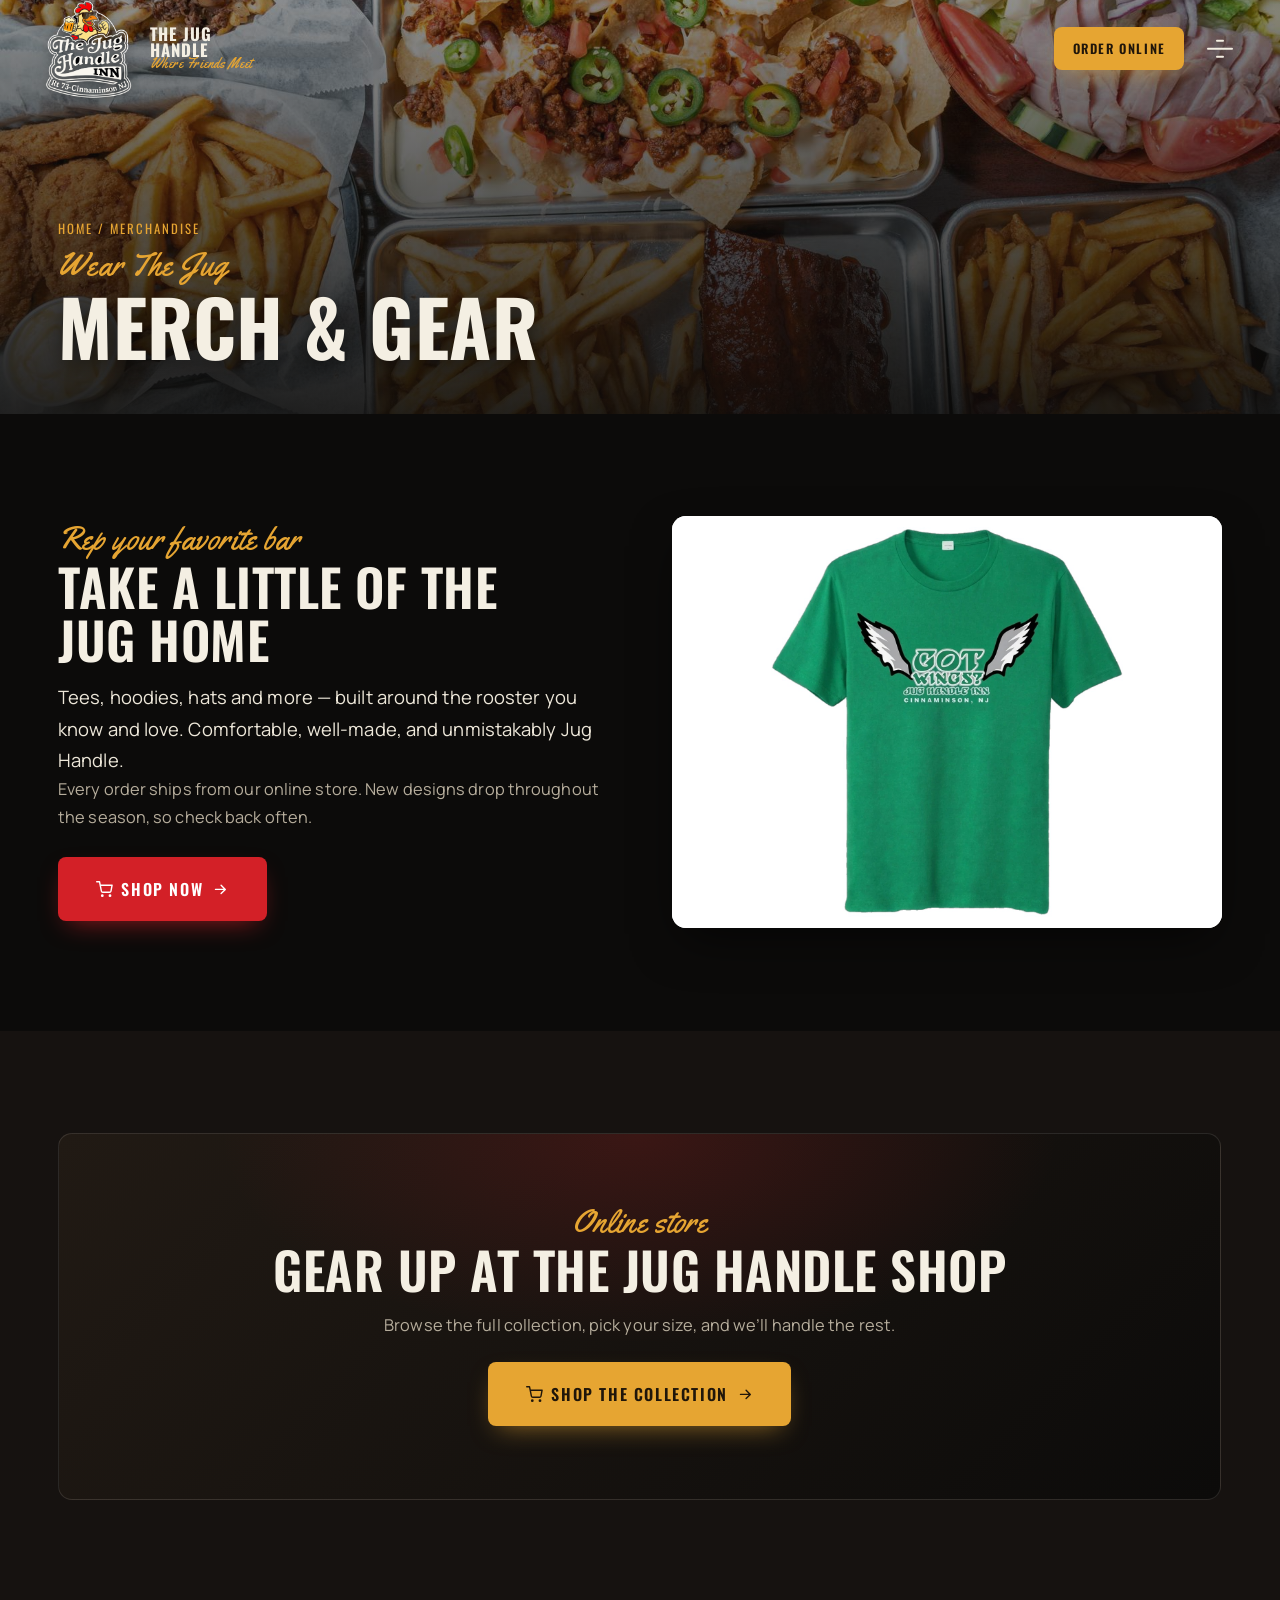
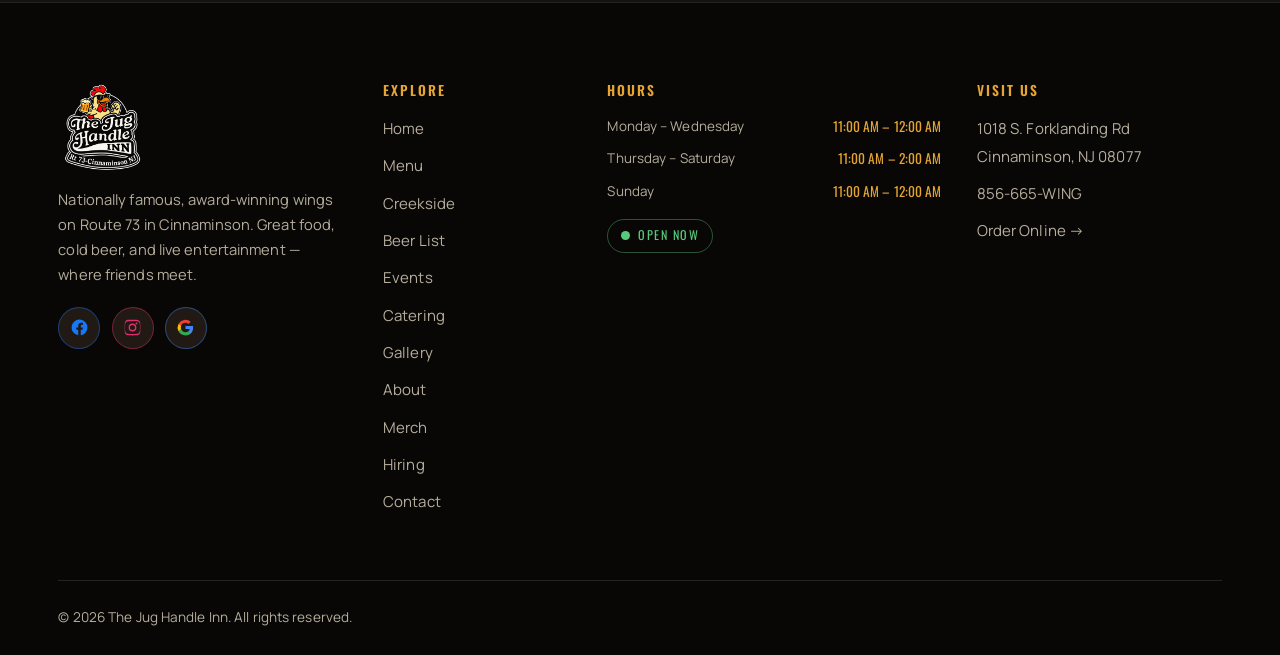
<file: merchandise.html>
<!DOCTYPE html>
<html lang="en" class="no-js">
<head>
  <meta charset="UTF-8">
  <script>document.documentElement.classList.remove("no-js");document.documentElement.classList.add("js");</script>
  <meta name="viewport" content="width=device-width, initial-scale=1.0">
  <title>Merchandise | The Jug Handle Inn — Tees, Hoodies &amp; Hats</title>
  <meta name="description" content="Rep The Jug Handle Inn. Shop official tees, hoodies, hats and gear featuring the iconic rooster — shipped from our online store.">
  <link rel="canonical" href="https://digitaloneweb.github.io/theJugHandleInn/merchandise.html">
  <meta name="theme-color" content="#0c0b0a">

  <!-- Open Graph -->
  <meta property="og:type" content="restaurant">
  <meta property="og:site_name" content="The Jug Handle Inn">
  <meta property="og:title" content="Merchandise | The Jug Handle Inn — Tees, Hoodies &amp; Hats">
  <meta property="og:description" content="Rep The Jug Handle Inn. Shop official tees, hoodies, hats and gear featuring the iconic rooster — shipped from our online store.">
  <meta property="og:url" content="https://digitaloneweb.github.io/theJugHandleInn/merchandise.html">
  <meta property="og:image" content="https://digitaloneweb.github.io/theJugHandleInn/assets/images/logo/og-image.png">

  <!-- Twitter -->
  <meta name="twitter:card" content="summary_large_image">
  <meta name="twitter:title" content="Merchandise | The Jug Handle Inn — Tees, Hoodies &amp; Hats">
  <meta name="twitter:description" content="Rep The Jug Handle Inn. Shop official tees, hoodies, hats and gear featuring the iconic rooster — shipped from our online store.">
  <meta name="twitter:image" content="https://digitaloneweb.github.io/theJugHandleInn/assets/images/logo/og-image.png">

  <!-- Favicons -->
  <link rel="icon" type="image/png" sizes="32x32" href="assets/images/logo/favicon-32.png">
  <link rel="apple-touch-icon" href="assets/images/logo/favicon-180.png">

  <!-- Fonts -->
  <link rel="preconnect" href="https://fonts.googleapis.com">
  <link rel="preconnect" href="https://fonts.gstatic.com" crossorigin>
  <link href="https://fonts.googleapis.com/css2?family=Oswald:wght@300;400;500;600;700&family=Manrope:wght@400;500;600;700;800&family=Yellowtail&display=swap" rel="stylesheet">

  <link rel="stylesheet" href="assets/css/style.css?v=20260630d">

  <script type="application/ld+json">{
  "@context":"https://schema.org",
  "@type":"Restaurant",
  "name":"The Jug Handle Inn",
  "image":"https://digitaloneweb.github.io/theJugHandleInn/assets/images/logo/og-image.png",
  "@id":"https://digitaloneweb.github.io/theJugHandleInn",
  "url":"https://digitaloneweb.github.io/theJugHandleInn",
  "telephone":"856-665-8696",
  "priceRange":"$$",
  "servesCuisine":["American","Bar & Grill","Wings","Burgers"],
  "address":{"@type":"PostalAddress","streetAddress":"1018 S. Forklanding Rd","addressLocality":"Cinnaminson","addressRegion":"NJ","postalCode":"08077","addressCountry":"US"},
  "geo":{"@type":"GeoCoordinates","latitude":39.9912,"longitude":-74.9876},
  "openingHoursSpecification":[
    {"@type":"OpeningHoursSpecification","dayOfWeek":["Monday","Tuesday","Wednesday","Sunday"],"opens":"11:00","closes":"00:00"},
    {"@type":"OpeningHoursSpecification","dayOfWeek":["Thursday","Friday","Saturday"],"opens":"11:00","closes":"02:00"}
  ],
  "sameAs":["https://www.facebook.com/TheJugHandleInn/","https://www.instagram.com/thejughandleinn/"]
}</script>
  
</head>
<body>
<a class="skip-link" href="#main">Skip to content</a>
<header class="site-header">
  <nav class="nav container" aria-label="Primary">
    <a class="nav__brand" href="index.html" aria-label="The Jug Handle Inn home">
      <img src="assets/images/logo/logo.png" alt="The Jug Handle Inn logo — a rooster in sunglasses holding a beer">
      <span class="nav__brand-text">The Jug<br>Handle<small>Where Friends Meet</small></span>
    </a>

    <div class="nav__links" id="nav-links">
        <a href="index.html">Home</a>
        <a href="menu.html">Menu</a>
        <a href="creekside.html">Creekside</a>
        <a href="beer-list.html">Beer List</a>
        <a href="events.html">Events</a>
        <a href="catering.html">Catering</a>
        <a href="gallery.html">Gallery</a>
        <a href="about.html">About</a>
        <a href="merchandise.html" aria-current="page">Merch</a>
        <a href="hiring.html">Hiring</a>
        <a href="contact.html">Contact</a>
    </div>

    <div class="nav__actions">
      <span class="status" data-status aria-live="polite">
        <span class="status__dot"></span><span class="status__text">Checking…</span>
      </span>
      <a class="btn btn--gold btn--sm" href="https://online.skytab.com/7696057f402aea3ac30bc4868bea2866/order-settings" target="_blank" rel="noopener">Order Online</a>
      <button class="nav__toggle" aria-label="Toggle menu" aria-expanded="false" aria-controls="nav-links">
        <span></span>
      </button>
    </div>
  </nav>
</header>
<main id="main">

<section class="page-hero">
  <img src="assets/images/general/merch-hero.jpg" alt="The Jug Handle Inn merchandise" class="page-hero__bg" loading="eager" >
  <div class="container page-hero__inner" data-reveal>
    <p class="breadcrumb"><a href="index.html">Home</a> / Merchandise</p>
    <span class="eyebrow">Wear The Jug</span>
    <h1>Merch &amp; Gear</h1>
  </div>
</section>

<section class="section">
  <div class="container split">
    <div class="split__body" data-reveal>
      <span class="eyebrow">Rep your favorite bar</span>
      <h2>Take a little of The Jug&nbsp;home</h2>
      <p class="lead">Tees, hoodies, hats and more — built around the rooster you know and love. Comfortable, well-made, and unmistakably Jug Handle.</p>
      <p>Every order ships from our online store. New designs drop throughout the season, so check back often.</p>
      <div class="hero__cta" style="margin-top:1.6rem">
        <a class="btn btn--primary btn--lg" href="https://thejughandlemerch.myshopify.com/" target="_blank" rel="noopener"><svg viewBox="0 0 24 24" fill="none" stroke="currentColor" stroke-width="2" stroke-linecap="round" stroke-linejoin="round"><circle cx="9" cy="21" r="1"/><circle cx="20" cy="21" r="1"/><path d="M1 1h4l2.7 13.4a2 2 0 0 0 2 1.6h9.7a2 2 0 0 0 2-1.6L23 6H6"/></svg> Shop Now <svg viewBox="0 0 24 24" fill="none" stroke="currentColor" stroke-width="2" stroke-linecap="round" stroke-linejoin="round"><path d="M5 12h14M13 6l6 6-6 6"/></svg></a>
      </div>
    </div>
    <div class="split__media" data-reveal data-reveal-delay="1" style="background:#fff"><img src="assets/images/general/merch-life.jpg?v=4" alt="The Jug Handle Inn &ldquo;Got Wings?&rdquo; green t-shirt" class="" loading="lazy" style="object-fit:contain"></div>
  </div>
</section>

<section class="section section--wood">
  <div class="container"><div class="callout" data-reveal>
    <span class="eyebrow">Online store</span>
    <h2>Gear up at the Jug Handle shop</h2>
    <p class="measure mx-auto">Browse the full collection, pick your size, and we&rsquo;ll handle the rest.</p>
    <a class="btn btn--gold btn--lg" href="https://thejughandlemerch.myshopify.com/" target="_blank" rel="noopener"><svg viewBox="0 0 24 24" fill="none" stroke="currentColor" stroke-width="2" stroke-linecap="round" stroke-linejoin="round"><circle cx="9" cy="21" r="1"/><circle cx="20" cy="21" r="1"/><path d="M1 1h4l2.7 13.4a2 2 0 0 0 2 1.6h9.7a2 2 0 0 0 2-1.6L23 6H6"/></svg> Shop the Collection <svg viewBox="0 0 24 24" fill="none" stroke="currentColor" stroke-width="2" stroke-linecap="round" stroke-linejoin="round"><path d="M5 12h14M13 6l6 6-6 6"/></svg></a>
  </div></div>
</section>

</main>
<footer class="site-footer">
  <div class="container">
    <div class="footer-grid">
      <div class="footer-brand">
        <img src="assets/images/logo/logo.png" alt="The Jug Handle Inn logo">
        <p>Nationally famous, award-winning wings on Route 73 in Cinnaminson. Great food, cold beer, and live entertainment — where friends meet.</p>
        <div class="socials">
          <a href="https://www.facebook.com/TheJugHandleInn/" target="_blank" rel="noopener" aria-label="Facebook"><svg viewBox="0 0 24 24" fill="currentColor" aria-hidden="true"><path d="M22 12a10 10 0 1 0-11.6 9.9v-7H7.9V12h2.5V9.8c0-2.5 1.5-3.9 3.8-3.9 1.1 0 2.2.2 2.2.2v2.5h-1.2c-1.2 0-1.6.8-1.6 1.6V12h2.7l-.4 2.9h-2.3v7A10 10 0 0 0 22 12Z"/></svg></a>
          <a href="https://www.instagram.com/thejughandleinn/" target="_blank" rel="noopener" aria-label="Instagram"><svg viewBox="0 0 24 24" fill="currentColor" aria-hidden="true"><path d="M12 2.2c3.2 0 3.6 0 4.9.1 1.2.1 1.8.3 2.2.4.6.2 1 .5 1.4.9.4.4.7.8.9 1.4.2.5.4 1.1.4 2.2.1 1.3.1 1.7.1 4.9s0 3.6-.1 4.9c-.1 1.2-.3 1.8-.4 2.2-.2.6-.5 1-.9 1.4-.4.4-.8.7-1.4.9-.5.2-1.1.4-2.2.4-1.3.1-1.7.1-4.9.1s-3.6 0-4.9-.1c-1.2-.1-1.8-.3-2.2-.4-.6-.2-1-.5-1.4-.9-.4-.4-.7-.8-.9-1.4-.2-.5-.4-1.1-.4-2.2C2.2 15.6 2.2 15.2 2.2 12s0-3.6.1-4.9c.1-1.2.3-1.8.4-2.2.2-.6.5-1 .9-1.4.4-.4.8-.7 1.4-.9.5-.2 1.1-.4 2.2-.4C8.4 2.2 8.8 2.2 12 2.2Zm0 1.8c-3.1 0-3.5 0-4.7.1-1.1.1-1.7.2-2.1.4-.5.2-.9.4-1.3.8-.4.4-.6.8-.8 1.3-.2.4-.3 1-.4 2.1C2.6 9.7 2.6 10.1 2.6 12s0 2.3.1 3.5c.1 1.1.2 1.7.4 2.1.2.5.4.9.8 1.3.4.4.8.6 1.3.8.4.2 1 .3 2.1.4 1.2.1 1.6.1 4.7.1s3.5 0 4.7-.1c1.1-.1 1.7-.2 2.1-.4.5-.2.9-.4 1.3-.8.4-.4.6-.8.8-1.3.2-.4.3-1 .4-2.1.1-1.2.1-1.6.1-3.5s0-2.3-.1-3.5c-.1-1.1-.2-1.7-.4-2.1-.2-.5-.4-.9-.8-1.3-.4-.4-.8-.6-1.3-.8-.4-.2-1-.3-2.1-.4C15.5 4 15.1 4 12 4Zm0 3.1A4.9 4.9 0 1 1 7.1 12 4.9 4.9 0 0 1 12 7.1Zm0 8.1A3.2 3.2 0 1 0 8.8 12 3.2 3.2 0 0 0 12 15.2Zm6.3-8.3a1.15 1.15 0 1 1-1.15-1.15A1.15 1.15 0 0 1 18.3 6.9Z"/></svg></a>
          <a href="https://share.google/TAHXh9fkQX0eW2FaK" target="_blank" rel="noopener" aria-label="Google Reviews"><svg viewBox="0 0 24 24" fill="currentColor" aria-hidden="true"><path d="M21.6 12.2c0-.7-.1-1.4-.2-2H12v3.8h5.4a4.6 4.6 0 0 1-2 3v2.5h3.2c1.9-1.7 3-4.3 3-7.3Z"/><path d="M12 22c2.7 0 5-.9 6.6-2.4l-3.2-2.5c-.9.6-2 .9-3.4.9-2.6 0-4.8-1.7-5.6-4.1H3.1v2.6A10 10 0 0 0 12 22Z"/><path d="M6.4 13.9a6 6 0 0 1 0-3.8V7.5H3.1a10 10 0 0 0 0 9l3.3-2.6Z"/><path d="M12 6.1c1.5 0 2.8.5 3.8 1.5l2.8-2.8A10 10 0 0 0 3.1 7.5l3.3 2.6C7.2 7.7 9.4 6.1 12 6.1Z"/></svg></a>
        </div>
      </div>

      <div class="footer-col">
        <h4>EXPLORE</h4>
        <ul>
          <li><a href="index.html">Home</a></li>
          <li><a href="menu.html">Menu</a></li>
          <li><a href="creekside.html">Creekside</a></li>
          <li><a href="beer-list.html">Beer List</a></li>
          <li><a href="events.html">Events</a></li>
          <li><a href="catering.html">Catering</a></li>
          <li><a href="gallery.html">Gallery</a></li>
          <li><a href="about.html">About</a></li>
          <li><a href="merchandise.html">Merch</a></li>
          <li><a href="hiring.html">Hiring</a></li>
          <li><a href="contact.html">Contact</a></li>
        </ul>
      </div>

      <div class="footer-col">
        <h4>HOURS</h4>
        <ul class="footer-hours">
          <li><span>Monday – Wednesday</span><span>11:00 AM – 12:00 AM</span></li>
          <li><span>Thursday – Saturday</span><span>11:00 AM – 2:00 AM</span></li>
          <li><span>Sunday</span><span>11:00 AM – 12:00 AM</span></li>
        </ul>
        <p style="margin-top:1rem">
          <span class="status" data-status><span class="status__dot"></span><span class="status__text">Checking…</span></span>
        </p>
      </div>

      <div class="footer-col">
        <h4>VISIT US</h4>
        <ul>
          <li><a href="https://maps.app.goo.gl/6b174tuCh4UDP8sJ7" target="_blank" rel="noopener">1018 S. Forklanding Rd<br>Cinnaminson, NJ 08077</a></li>
          <li><a href="tel:+18566659464">856-665-WING</a></li>
          <li><a href="https://online.skytab.com/7696057f402aea3ac30bc4868bea2866/order-settings" target="_blank" rel="noopener">Order Online &rarr;</a></li>
        </ul>
      </div>
    </div>

    <div class="footer-bottom">
      <p>&copy; <span data-year>2026</span> The Jug Handle Inn. All rights reserved.</p>
    </div>
  </div>
</footer>

<button class="to-top" aria-label="Back to top"><svg viewBox="0 0 24 24" fill="none" stroke="currentColor" stroke-width="2.4" stroke-linecap="round" stroke-linejoin="round"><path d="M12 19V5M6 11l6-6 6 6"/></svg></button>
<script src="assets/js/main.js?v=20260630d"></script>
</body>
</html>
</file>
<file: assets/css/style.css>
/* =====================================================================
   THE JUG HANDLE INN  —  style.css
   ---------------------------------------------------------------------
   A single shared stylesheet for the whole site.
   Modern Rustic · Premium · Dark Wood · Rooster Red & Beer Gold.

   TABLE OF CONTENTS
   01. Design tokens (CSS variables)
   02. Reset & base elements
   03. Typography helpers
   04. Layout primitives (container, section, grid)
   05. Buttons
   06. Header / navigation
   07. Hero
   08. Eyebrow / section heading
   09. Cards (feature, food, menu, event, testimonial)
   10. Split sections & callouts
   11. Menu / price rows
   12. Gallery & lightbox
   13. Accordion (FAQ)
   14. Status pill (open / closed)
   15. Map & contact
   16. Footer & back-to-top
   17. Scroll-reveal animation utilities
   18. Responsive breakpoints
   19. Accessibility / reduced motion
   ===================================================================== */

/* ---------------------------------------------------------------------
   01. DESIGN TOKENS
   Colours are pulled directly from logo.png:
   rooster-red comb, beer-gold mug, cream wordmark, near-black field.
--------------------------------------------------------------------- */
:root {
  /* Brand */
  --primary:      #d32027;   /* rooster red  — energy / signature accent */
  --primary-dark: #a8181e;
  --secondary:    #e6a532;   /* beer gold    — warm highlight            */
  --secondary-dk: #c8841a;
  --accent:       #e6a532;   /* alias used by CTAs                       */

  /* Surfaces */
  --dark:        #0c0b0a;    /* near-black field (logo background)        */
  --wood:        #161210;    /* dark-wood panel                          */
  --wood-2:      #211a14;    /* raised dark-wood panel                   */
  --background:  #0c0b0a;
  --surface:     #14110e;

  /* Light surfaces (cream cards) */
  --light:       #f4efe3;    /* cream wordmark colour                    */
  --light-2:     #ece4d3;

  /* Text */
  --text:        #ede7d9;    /* primary text on dark                     */
  --text-soft:   #b6ad9c;    /* muted text on dark                       */
  --text-dark:   #1a1714;    /* text on cream surfaces                   */
  --text-dark-soft:#5c5346;

  /* Lines & states */
  --border:      rgba(244, 239, 227, 0.12);
  --border-strong: rgba(244, 239, 227, 0.22);
  --hover:       #e6363d;    /* lighter red on hover                     */

  /* Type */
  --font-display: "Oswald", "Arial Narrow", sans-serif;
  --font-body:    "Manrope", system-ui, -apple-system, sans-serif;
  --font-script:  "Yellowtail", "Brush Script MT", cursive;

  /* Spacing scale */
  --space-1: .4rem;
  --space-2: .8rem;
  --space-3: 1.2rem;
  --space-4: 1.8rem;
  --space-5: 2.6rem;
  --space-6: 4rem;
  --space-7: 6rem;
  --space-8: 8rem;

  /* Misc */
  --radius:   14px;
  --radius-sm: 8px;
  --shadow:   0 18px 50px -12px rgba(0, 0, 0, .65);
  --shadow-sm:0 8px 24px -10px rgba(0, 0, 0, .6);
  --maxw:     1240px;
  --header-h: 116px;
  --ease:     cubic-bezier(.22, .61, .36, 1);
}

/* ---------------------------------------------------------------------
   02. RESET & BASE
--------------------------------------------------------------------- */
*, *::before, *::after { box-sizing: border-box; }
* { margin: 0; padding: 0; }

html {
  scroll-behavior: smooth;
  scroll-padding-top: calc(var(--header-h) + 12px);
  -webkit-text-size-adjust: 100%;
}

body {
  font-family: var(--font-body);
  background: var(--background);
  color: var(--text);
  line-height: 1.7;
  font-size: 1.02rem;
  letter-spacing: .1px;
  overflow-x: hidden;
  /* subtle dark-wood texture using layered gradients */
  background-image:
    radial-gradient(1200px 600px at 80% -10%, rgba(230,165,50,.06), transparent 60%),
    radial-gradient(900px 500px at -10% 10%, rgba(211,32,39,.05), transparent 55%);
  background-attachment: fixed;
}

img { display: block; max-width: 100%; height: auto; }
a { color: inherit; text-decoration: none; }
ul { list-style: none; }
button { font: inherit; cursor: pointer; }

/* selection */
::selection { background: var(--primary); color: #fff; }

/* focus visibility — accessibility floor */
:focus-visible {
  outline: 3px solid var(--secondary);
  outline-offset: 3px;
  border-radius: 4px;
}

/* ---------------------------------------------------------------------
   03. TYPOGRAPHY
--------------------------------------------------------------------- */
h1, h2, h3, h4 {
  font-family: var(--font-display);
  font-weight: 600;
  line-height: 1.04;
  letter-spacing: .5px;
  text-transform: uppercase;
  color: var(--light);
}
h1 { font-size: clamp(2.6rem, 6vw, 5rem); font-weight: 700; }
h2 { font-size: clamp(2rem, 4vw, 3.2rem); }
h3 { font-size: clamp(1.3rem, 2.4vw, 1.8rem); }
h4 { font-size: 1.15rem; letter-spacing: 1px; }

p { color: var(--text-soft); }
strong { color: var(--text); }

.script {
  font-family: var(--font-script);
  text-transform: none;
  letter-spacing: 0;
}

/* ---------------------------------------------------------------------
   04. LAYOUT PRIMITIVES
--------------------------------------------------------------------- */
.container {
  width: 100%;
  max-width: var(--maxw);
  margin-inline: auto;
  padding-inline: clamp(1.1rem, 4vw, 2.4rem);
}

.section { padding-block: clamp(3.5rem, 8vw, var(--space-8)); }
.section--tight { padding-block: clamp(2.4rem, 5vw, var(--space-6)); }
.section--wood  { background: var(--wood); }
.section--wood2 { background: linear-gradient(180deg, var(--wood) 0%, var(--background) 100%); }
.section--cream {
  background: var(--light);
  color: var(--text-dark);
}
.section--cream h1,
.section--cream h2,
.section--cream h3,
.section--cream h4 { color: var(--text-dark); }
.section--cream p { color: var(--text-dark-soft); }

.grid { display: grid; gap: clamp(1.2rem, 3vw, 2rem); }
.grid-2 { grid-template-columns: repeat(2, 1fr); }
.grid-3 { grid-template-columns: repeat(3, 1fr); }
.grid-4 { grid-template-columns: repeat(4, 1fr); }

.text-center { text-align: center; }
.mt-1 { margin-top: var(--space-3); }
.mt-2 { margin-top: var(--space-5); }
.lead { font-size: 1.15rem; color: var(--text); max-width: 60ch; }
.measure { max-width: 64ch; }
.mx-auto { margin-inline: auto; }

/* divider rule with gold tick */
.rule {
  height: 1px; border: 0;
  background: var(--border);
  margin-block: var(--space-5);
}

/* ---------------------------------------------------------------------
   05. BUTTONS
--------------------------------------------------------------------- */
.btn {
  display: inline-flex;
  align-items: center;
  gap: .55rem;
  font-family: var(--font-display);
  font-weight: 600;
  text-transform: uppercase;
  letter-spacing: 1.6px;
  font-size: .92rem;
  padding: .9rem 1.7rem;
  border-radius: var(--radius-sm);
  border: 1.5px solid transparent;
  transition: transform .25s var(--ease), background .25s var(--ease),
              color .25s var(--ease), box-shadow .25s var(--ease), border-color .25s;
  will-change: transform;
}
.btn:hover { transform: translateY(-3px); }
.btn:active { transform: translateY(-1px); }

.btn--primary {
  background: var(--primary);
  color: #fff;
  box-shadow: 0 10px 26px -10px rgba(211,32,39,.7);
}
.btn--primary:hover { background: var(--hover); box-shadow: 0 16px 34px -10px rgba(211,32,39,.85); }

.btn--gold {
  background: var(--secondary);
  color: #20160a;
  box-shadow: 0 10px 26px -10px rgba(230,165,50,.6);
}
.btn--gold:hover { background: #f1b54a; }

.btn--ghost {
  background: transparent;
  color: var(--light);
  border-color: var(--border-strong);
}
.btn--ghost:hover { border-color: var(--secondary); color: var(--secondary); }

.btn--lg { padding: 1.1rem 2.3rem; font-size: 1rem; }
.btn--sm { padding: .6rem 1.1rem; font-size: .8rem; }

/* Inline icon sizing — keep SVG icons proportional to their text so they
   never expand to their intrinsic size (esp. on narrow mobile buttons). */
.btn svg { width: 1.05em; height: 1.05em; flex: 0 0 auto; }
.card__link svg { width: 1.05em; height: 1.05em; flex: 0 0 auto; vertical-align: middle; }
.to-top svg { width: 22px; height: 22px; }
.btn .ico { width: 1em; height: 1em; }

/* ---------------------------------------------------------------------
   06. HEADER / NAVIGATION
   Transparent over hero, becomes solid dark wood on scroll.
--------------------------------------------------------------------- */
.site-header {
  position: fixed;
  inset: 0 0 auto 0;
  z-index: 1000;
  height: var(--header-h);
  display: flex;
  align-items: center;
  transition: background .35s var(--ease), box-shadow .35s var(--ease), border-color .35s;
  border-bottom: 1px solid transparent;
}
.site-header.scrolled {
  background: rgba(12, 11, 10, .88);
  backdrop-filter: blur(14px) saturate(140%);
  -webkit-backdrop-filter: blur(14px) saturate(140%);
  border-bottom-color: var(--border);
  box-shadow: 0 10px 30px -18px #000;
}
.nav {
  display: flex;
  align-items: center;
  gap: var(--space-4);
  width: 100%;
}
/* The header bar may span wider than the 1240px content container so the
   full inline nav has room before it collapses to the hamburger. */
.site-header .nav { max-width: 1480px; }
.nav__brand {
  display: flex;
  align-items: center;
  gap: .7rem;
  margin-right: auto;
}
.nav__brand img { height: 100px; width: auto; filter: drop-shadow(0 3px 6px rgba(0,0,0,.5)); }
.nav__brand-text {
  font-family: var(--font-display);
  font-weight: 700;
  text-transform: uppercase;
  letter-spacing: 1px;
  line-height: .95;
  font-size: 1.05rem;
  color: var(--light);
}
.nav__brand-text small {
  display: block;
  font-family: var(--font-script);
  text-transform: none;
  font-weight: 400;
  font-size: .85rem;
  color: var(--secondary);
  letter-spacing: 0;
}

.nav__links {
  display: flex;
  align-items: center;
  gap: clamp(.3rem, .9vw, .8rem);
}
.nav__links a {
  position: relative;
  white-space: nowrap;
  font-family: var(--font-display);
  font-weight: 500;
  text-transform: uppercase;
  letter-spacing: .6px;
  font-size: .78rem;
  color: var(--text);
  padding: .4rem .12rem;
  transition: color .2s;
}
.nav__links a::after {
  content: "";
  position: absolute;
  left: 0; bottom: -2px;
  width: 0; height: 2px;
  background: var(--secondary);
  transition: width .28s var(--ease);
}
.nav__links a:hover,
.nav__links a[aria-current="page"] { color: var(--secondary); }
.nav__links a:hover::after,
.nav__links a[aria-current="page"]::after { width: 100%; }

.nav__actions { display: flex; align-items: center; gap: .8rem; flex-wrap: nowrap; }
.nav__actions .btn { white-space: nowrap; }

/* hamburger */
.nav__toggle {
  display: none;
  background: transparent;
  border: 0;
  width: 44px; height: 44px;
  position: relative;
}
.nav__toggle span,
.nav__toggle span::before,
.nav__toggle span::after {
  content: "";
  position: absolute;
  left: 9px; right: 9px;
  height: 2.5px;
  background: var(--light);
  border-radius: 2px;
  transition: transform .3s var(--ease), opacity .2s;
}
.nav__toggle span { top: 50%; transform: translateY(-50%); }
.nav__toggle span::before { top: -8px; }
.nav__toggle span::after  { top: 8px; }
.nav__toggle[aria-expanded="true"] span { background: transparent; }
.nav__toggle[aria-expanded="true"] span::before { transform: translateY(8px) rotate(45deg); }
.nav__toggle[aria-expanded="true"] span::after  { transform: translateY(-8px) rotate(-45deg); }

/* ---------------------------------------------------------------------
   07. HERO
--------------------------------------------------------------------- */
.hero {
  position: relative;
  min-height: min(92vh, 820px);
  display: flex;
  align-items: center;
  padding-top: var(--header-h);
  overflow: hidden;
}
.hero__bg {
  position: absolute; inset: 0;
  width: 100%; height: 100%;
  object-fit: cover;
  z-index: -2;
}
/* Rotating hero slideshow (crossfade) */
.hero__slides { position: absolute; inset: 0; z-index: -2; }
.hero__slide {
  position: absolute; inset: 0;
  width: 100%; height: 100%;
  object-fit: cover;
  opacity: 0;
  transition: opacity 1.4s var(--ease);
  will-change: opacity;
}
.hero__slide.is-active { opacity: 1; }
/* Slow Ken-Burns drift on the active slide for a premium feel */
@media (prefers-reduced-motion: no-preference) {
  .hero__slide.is-active { animation: heroZoom 8s ease-out forwards; }
}
@keyframes heroZoom { from { transform: scale(1.04); } to { transform: scale(1.12); } }
.hero::after {            /* dark gradient overlay */
  content: "";
  position: absolute; inset: 0;
  background:
    linear-gradient(180deg, rgba(12,11,10,.55) 0%, rgba(12,11,10,.35) 35%, rgba(12,11,10,.92) 100%),
    linear-gradient(90deg, rgba(12,11,10,.7) 0%, transparent 60%);
  z-index: -1;
}
.hero__inner { max-width: 720px; padding-block: var(--space-6); }
.hero h1 { margin-bottom: 1rem; text-shadow: 0 6px 30px rgba(0,0,0,.6); }
.hero .hero__lines {
  font-family: var(--font-display);
  font-weight: 600;
  text-transform: uppercase;
  letter-spacing: 2px;
  font-size: clamp(1.1rem, 2.4vw, 1.6rem);
  color: var(--secondary);
  margin-bottom: 1.6rem;
  line-height: 1.25;
}
.hero__cta { display: flex; flex-wrap: wrap; gap: 1rem; margin-top: 1.8rem; }

/* compact page hero (interior pages) */
.page-hero {
  position: relative;
  min-height: 46vh;
  display: flex;
  align-items: flex-end;
  padding-top: var(--header-h);
  overflow: hidden;
}
.page-hero__bg { position:absolute; inset:0; width:100%; height:100%; object-fit:cover; z-index:-2; }
.page-hero::after {
  content:""; position:absolute; inset:0; z-index:-1;
  background: linear-gradient(180deg, rgba(12,11,10,.45) 0%, rgba(12,11,10,.9) 100%);
}
.page-hero__inner { padding-bottom: clamp(1.6rem, 4vw, 3rem); }
.page-hero h1 { text-shadow: 0 6px 24px rgba(0,0,0,.6); }
.page-hero .breadcrumb {
  font-family: var(--font-display);
  letter-spacing: 2px; text-transform: uppercase;
  font-size: .8rem; color: var(--secondary);
  margin-bottom: .6rem;
}
.page-hero .breadcrumb a:hover { color: var(--light); }

/* ---------------------------------------------------------------------
   08. EYEBROW / SECTION HEADING
--------------------------------------------------------------------- */
.eyebrow {
  font-family: var(--font-script);
  font-size: clamp(1.4rem, 3vw, 2rem);
  color: var(--secondary);
  line-height: 1;
  display: inline-block;
  margin-bottom: .3rem;
}
.section-head { margin-bottom: clamp(2rem, 5vw, 3.2rem); }
.section-head.center { text-align: center; }
.section-head.center .eyebrow { display: block; }
.section-head p { margin-top: .8rem; }
.section-head.center p { margin-inline: auto; }

/* ---------------------------------------------------------------------
   09. CARDS
--------------------------------------------------------------------- */
.card {
  background: var(--wood-2);
  border: 1px solid var(--border);
  border-radius: var(--radius);
  overflow: hidden;
  transition: transform .35s var(--ease), box-shadow .35s var(--ease), border-color .35s;
}
.card:hover {
  transform: translateY(-6px);
  box-shadow: var(--shadow);
  border-color: var(--border-strong);
}
.card__media { position: relative; aspect-ratio: 4/3; overflow: hidden; }
.card__media img,
.card__media video { width: 100%; height: 100%; object-fit: cover; transition: transform .6s var(--ease); display: block; }
.card:hover .card__media img,
.card:hover .card__media video { transform: scale(1.06); }
.card__tag {
  position: absolute; top: .8rem; left: .8rem;
  background: var(--primary); color: #fff;
  font-family: var(--font-display); letter-spacing: 1px;
  text-transform: uppercase; font-size: .72rem;
  padding: .3rem .7rem; border-radius: 4px;
}
.card__body { padding: 1.3rem 1.4rem 1.6rem; }
.card__body h3 { margin-bottom: .5rem; }
.card__body p { font-size: .96rem; }
.card__link {
  display: inline-flex; align-items: center; gap: .4rem;
  margin-top: 1rem;
  font-family: var(--font-display); text-transform: uppercase;
  letter-spacing: 1.5px; font-size: .8rem; color: var(--secondary);
}
.card__link:hover { color: var(--light); gap: .7rem; }

/* feature (icon) card */
.feature {
  text-align: center;
  padding: 2rem 1.5rem;
  background: var(--wood-2);
  border: 1px solid var(--border);
  border-radius: var(--radius);
  transition: transform .35s var(--ease), border-color .35s;
}
.feature:hover { transform: translateY(-6px); border-color: var(--secondary); }
.feature .feature__ico {
  width: 56px; height: 56px; margin: 0 auto 1rem;
  display: grid; place-items: center;
  border-radius: 50%;
  background: rgba(230,165,50,.12);
  color: var(--secondary);
}
.feature .feature__ico svg { width: 28px; height: 28px; }
.feature h3 { font-size: 1.25rem; margin-bottom: .5rem; }

/* counters */
.stat { text-align: center; }
.stat__num {
  font-family: var(--font-display);
  font-weight: 700;
  font-size: clamp(2.4rem, 6vw, 3.6rem);
  color: var(--secondary);
  line-height: 1;
}
.stat__label {
  font-family: var(--font-display);
  text-transform: uppercase; letter-spacing: 2px;
  font-size: .8rem; color: var(--text-soft); margin-top: .4rem;
}

/* Inline stat pair above the marquees */
.stat-strip { display: flex; justify-content: center; flex-wrap: wrap; gap: clamp(2rem, 8vw, 5rem); margin-top: 1.6rem; }

/* Scrolling marquee / ticker */
.marquee {
  overflow: hidden; position: relative; margin-top: 2.2rem;
  padding: .95rem 0;
  border-top: 1px solid var(--border); border-bottom: 1px solid var(--border);
  background: rgba(0,0,0,.28);
  -webkit-mask-image: linear-gradient(90deg, transparent, #000 8%, #000 92%, transparent);
          mask-image: linear-gradient(90deg, transparent, #000 8%, #000 92%, transparent);
}
.marquee + .marquee { margin-top: 0; border-top: none; }
.marquee__track { display: flex; width: max-content; animation: marquee 50s linear infinite; }
.marquee--reverse .marquee__track { animation-direction: reverse; animation-duration: 68s; }
.marquee:hover .marquee__track { animation-play-state: paused; }
.marquee__group { display: flex; align-items: center; flex: 0 0 auto; }
.marquee__item {
  display: inline-flex; align-items: baseline; gap: .5rem; padding: 0 1.5rem;
  font-family: var(--font-display); font-weight: 600; letter-spacing: 2px;
  text-transform: uppercase; font-size: .92rem; color: var(--light); white-space: nowrap;
}
.marquee__src { font-family: var(--font-body); font-weight: 600; letter-spacing: .3px; text-transform: none; font-size: .78rem; color: var(--text-soft); }
.marquee__sep { color: var(--secondary); font-size: .72rem; }
@keyframes marquee { from { transform: translateX(0); } to { transform: translateX(-50%); } }
@media (prefers-reduced-motion: reduce) {
  .marquee__track { animation: none; flex-wrap: wrap; width: auto; justify-content: center; }
  .marquee__group { flex-wrap: wrap; justify-content: center; }
  .marquee__group[aria-hidden="true"] { display: none; }
}

/* Ticker rows: number/label centered on top, scrolling list below */
.ticker-row { margin-top: 2.4rem; }
.ticker-row__label {
  display: flex; align-items: baseline; justify-content: center; gap: .55rem;
  padding: 0 1rem .7rem; background: transparent; color: inherit;
}
.ticker-row__num,
.ticker-row__cap {
  font-family: var(--font-display); font-weight: 700; line-height: 1;
  font-size: clamp(1.5rem, 3.8vw, 2.2rem);
  text-transform: uppercase; letter-spacing: 1.5px; color: var(--secondary);
}
.ticker-row .marquee {
  min-width: 0; margin-top: 0;
  border-top: 1px solid var(--border); border-bottom: 1px solid var(--border);
  background: rgba(0,0,0,.28);
}
@media (max-width: 640px) { .ticker-row__num { font-size: 1.6rem; } }

/* testimonial */
.testimonial {
  background: var(--wood-2);
  border: 1px solid var(--border);
  border-left: 3px solid var(--primary);
  border-radius: var(--radius);
  padding: 2rem 1.8rem;
}
.testimonial__stars { color: var(--secondary); letter-spacing: 3px; font-size: 1.05rem; margin-bottom: .8rem; }
.testimonial p { color: var(--text); font-size: 1.05rem; font-style: italic; }
.testimonial__who {
  margin-top: 1.1rem;
  font-family: var(--font-display);
  text-transform: uppercase; letter-spacing: 1.5px;
  font-size: .82rem; color: var(--secondary);
}

/* ---------------------------------------------------------------------
   10. SPLIT SECTIONS & CALLOUTS
--------------------------------------------------------------------- */
.split {
  display: grid;
  grid-template-columns: 1fr 1fr;
  gap: clamp(1.5rem, 5vw, 4rem);
  align-items: center;
}
.split--reverse .split__media { order: 2; }
.split__media {
  border-radius: var(--radius);
  overflow: hidden;
  box-shadow: var(--shadow);
  aspect-ratio: 4/3;
}
.split__media img { width: 100%; height: 100%; object-fit: cover; }
.split__body h2 { margin-bottom: 1rem; }

/* callout / CTA band */
.callout {
  position: relative;
  border-radius: var(--radius);
  overflow: hidden;
  padding: clamp(2.5rem, 6vw, 4.5rem);
  text-align: center;
  background: linear-gradient(135deg, var(--wood-2), var(--dark));
  border: 1px solid var(--border);
}
.callout::before {
  content: "";
  position: absolute; inset: 0;
  background: radial-gradient(600px 300px at 50% 0%, rgba(211,32,39,.18), transparent 70%);
}
.callout > * { position: relative; }
.callout h2 { margin-bottom: 1rem; }
.callout .btn { margin-top: 1.4rem; }

/* contact card for catering */
.contact-card {
  background: var(--light);
  color: var(--text-dark);
  border-radius: var(--radius);
  padding: clamp(2rem, 5vw, 3.2rem);
  text-align: center;
  box-shadow: var(--shadow);
  max-width: 640px;
  margin-inline: auto;
  border-top: 5px solid var(--primary);
}
.contact-card h2 { color: var(--text-dark); }
.contact-card .name {
  font-family: var(--font-script);
  font-size: 2rem; color: var(--primary-dark);
  margin: .6rem 0;
}
.contact-card a.phone {
  font-family: var(--font-display);
  font-size: clamp(1.8rem, 5vw, 2.6rem);
  color: var(--text-dark);
  display: inline-block; margin: .3rem 0;
}
.contact-card a.phone:hover { color: var(--primary); }
.contact-card .email { color: var(--text-dark-soft); font-weight: 600; }
.contact-card .email:hover { color: var(--primary); }
/* Ghost button sits on the light contact card, so give it a visible default */
.contact-card .btn--ghost { color: var(--secondary); border-color: var(--secondary); }
.contact-card .btn--ghost:hover { background: var(--secondary); color: #1a1207; border-color: var(--secondary); }

/* ---------------------------------------------------------------------
   11. MENU / PRICE ROWS
--------------------------------------------------------------------- */
.menu-nav {
  position: sticky;
  top: var(--header-h);
  z-index: 50;
  background: rgba(12,11,10,.9);
  backdrop-filter: blur(10px);
  border-block: 1px solid var(--border);
  padding-block: .6rem;
}
.menu-nav ul {
  display: flex; flex-wrap: wrap; gap: .4rem;
  justify-content: center;
}
.menu-nav a {
  font-family: var(--font-display);
  text-transform: uppercase; letter-spacing: 1px;
  font-size: .78rem; color: var(--text-soft);
  padding: .35rem .8rem; border-radius: 20px;
  border: 1px solid transparent;
  transition: .2s;
}
.menu-nav a:hover { color: var(--secondary); border-color: var(--border-strong); }

.menu-group { margin-bottom: clamp(2.5rem, 6vw, 4rem); scroll-margin-top: 130px; }
.menu-group__head {
  display: flex; align-items: baseline; gap: 1rem;
  margin-bottom: 1.6rem;
}
.menu-group__head h2 {
  white-space: nowrap;
  background: linear-gradient(180deg, var(--light), #cdbf9f);
  -webkit-background-clip: text; background-clip: text;
  -webkit-text-fill-color: transparent;
}
.menu-group__head::after {
  content: ""; flex: 1; height: 2px;
  background: linear-gradient(90deg, var(--secondary), transparent);
  opacity: .5;
}
.menu-group__note {
  font-size: .92rem; color: var(--text-soft);
  margin-bottom: 1.4rem; max-width: 70ch;
}

.menu-list { display: grid; gap: .2rem; }
.menu-grid { display: grid; grid-template-columns: 1fr 1fr; gap: .2rem 2.6rem; }

.menu-item {
  display: grid;
  grid-template-columns: 1fr auto;
  gap: .3rem 1rem;
  align-items: baseline;
  padding: .85rem 0;
  border-bottom: 1px dashed var(--border);
}
.menu-item__name {
  font-family: var(--font-display);
  font-weight: 600;
  text-transform: uppercase;
  letter-spacing: .6px;
  font-size: 1.04rem;
  color: var(--light);
}
.menu-item__price {
  font-family: var(--font-display);
  font-weight: 600;
  color: var(--secondary);
  font-size: 1.04rem;
  white-space: nowrap;
}
.menu-item__desc {
  grid-column: 1 / -1;
  font-size: .9rem;
  color: var(--text-soft);
  margin-top: .1rem;
  max-width: 64ch;
}
.menu-item .tag-pop {
  display: inline-block; vertical-align: middle;
  font-family: var(--font-body); font-weight: 700;
  font-size: .62rem; letter-spacing: 1px; text-transform: uppercase;
  color: var(--primary); border: 1px solid var(--primary);
  border-radius: 20px; padding: .05rem .5rem; margin-left: .5rem;
}

/* small info chips (e.g. sauces, cheeses) */
.chips { display: flex; flex-wrap: wrap; gap: .5rem; margin-top: .4rem; }
.chip {
  font-size: .8rem; letter-spacing: .4px;
  background: var(--wood-2); border: 1px solid var(--border);
  color: var(--text-soft);
  padding: .35rem .8rem; border-radius: 20px;
}
.chip--gold { color: var(--secondary); border-color: rgba(230,165,50,.4); }

/* note panel */
.note-panel {
  background: var(--wood-2);
  border: 1px solid var(--border);
  border-left: 3px solid var(--secondary);
  border-radius: var(--radius);
  padding: 1.4rem 1.6rem;
  font-size: .92rem;
}
.note-panel strong { color: var(--secondary); }

/* ---------------------------------------------------------------------
   12. GALLERY & LIGHTBOX
--------------------------------------------------------------------- */
.masonry {
  columns: 3 280px;
  column-gap: 1rem;
}
.masonry__item {
  break-inside: avoid;
  margin-bottom: 1rem;
  border-radius: var(--radius);
  overflow: hidden;
  position: relative;
  cursor: zoom-in;
  border: 1px solid var(--border);
}
.masonry__item img {
  width: 100%; display: block;
  transition: transform .6s var(--ease), filter .4s;
}
.masonry__item::after {
  content: "";
  position: absolute; inset: 0;
  background: linear-gradient(180deg, transparent 55%, rgba(12,11,10,.6));
  opacity: 0; transition: opacity .35s;
}
.masonry__item:hover img { transform: scale(1.07); }
.masonry__item:hover::after { opacity: 1; }
.masonry__item figcaption {
  position: absolute; left: 1rem; bottom: .8rem; z-index: 2;
  font-family: var(--font-display); text-transform: uppercase;
  letter-spacing: 1.5px; font-size: .82rem; color: var(--light);
  opacity: 0; transform: translateY(6px); transition: .35s;
}
.masonry__item:hover figcaption { opacity: 1; transform: none; }

/* lightbox */
.lightbox {
  position: fixed; inset: 0; z-index: 2000;
  display: none;
  align-items: center; justify-content: center;
  background: rgba(6,5,4,.94);
  padding: 4vw;
}
.lightbox.open { display: flex; }
.lightbox img { max-width: 92vw; max-height: 86vh; border-radius: 8px; box-shadow: var(--shadow); }
.lightbox__btn {
  position: absolute;
  background: rgba(255,255,255,.08);
  border: 1px solid var(--border-strong);
  color: var(--light);
  width: 52px; height: 52px; border-radius: 50%;
  display: grid; place-items: center; font-size: 1.4rem;
  transition: background .2s;
}
.lightbox__btn:hover { background: var(--primary); }
.lightbox__close { top: 4vw; right: 4vw; }
.lightbox__prev  { left: 3vw; top: 50%; transform: translateY(-50%); }
.lightbox__next  { right: 3vw; top: 50%; transform: translateY(-50%); }

/* ---------------------------------------------------------------------
   13. ACCORDION
--------------------------------------------------------------------- */
.accordion { max-width: 820px; margin-inline: auto; }
.acc-item { border-bottom: 1px solid var(--border); }
.acc-trigger {
  width: 100%;
  background: transparent; border: 0;
  display: flex; justify-content: space-between; align-items: center; gap: 1rem;
  padding: 1.3rem 0;
  text-align: left;
  font-family: var(--font-display);
  text-transform: uppercase; letter-spacing: 1px;
  font-size: 1.05rem; color: var(--light);
}
.acc-trigger .acc-ico {
  flex: 0 0 auto;
  width: 28px; height: 28px; border-radius: 50%;
  border: 1.5px solid var(--secondary); color: var(--secondary);
  display: grid; place-items: center; position: relative;
  transition: .3s;
}
.acc-ico::before, .acc-ico::after {
  content: ""; position: absolute;
  background: var(--secondary); transition: transform .3s;
}
.acc-ico::before { width: 12px; height: 2px; }
.acc-ico::after  { width: 2px; height: 12px; }
.acc-trigger[aria-expanded="true"] .acc-ico { background: var(--secondary); }
.acc-trigger[aria-expanded="true"] .acc-ico::before,
.acc-trigger[aria-expanded="true"] .acc-ico::after { background: var(--dark); }
.acc-trigger[aria-expanded="true"] .acc-ico::after { transform: scaleY(0); }
.acc-panel {
  overflow: hidden;
  max-height: 0;
  transition: max-height .4s var(--ease);
}
.acc-panel__inner { padding: 0 0 1.4rem; color: var(--text-soft); }

/* ---------------------------------------------------------------------
   14. STATUS PILL (OPEN / CLOSED)
--------------------------------------------------------------------- */
.status {
  display: inline-flex; align-items: center; gap: .5rem;
  font-family: var(--font-display);
  text-transform: uppercase; letter-spacing: 1.5px;
  font-size: .76rem;
  padding: .35rem .8rem; border-radius: 20px;
  border: 1px solid var(--border-strong);
  white-space: nowrap;
}
.status__dot {
  width: 9px; height: 9px; border-radius: 50%;
  background: var(--text-soft);
  box-shadow: 0 0 0 0 currentColor;
}
.status.is-open  { color: #57c97a; border-color: rgba(87,201,122,.4); }
.status.is-open  .status__dot { background: #57c97a; animation: pulse 2s infinite; }
.status.is-closed{ color: #e2706f; border-color: rgba(226,112,111,.4); }
.status.is-closed .status__dot { background: #e2706f; }
@keyframes pulse {
  0%   { box-shadow: 0 0 0 0 rgba(87,201,122,.55); }
  70%  { box-shadow: 0 0 0 8px rgba(87,201,122,0); }
  100% { box-shadow: 0 0 0 0 rgba(87,201,122,0); }
}
.status--lg { font-size: .95rem; padding: .55rem 1.1rem; }

/* hours table */
.hours-table { width: 100%; border-collapse: collapse; }
.hours-table td { padding: .6rem 0; border-bottom: 1px solid var(--border); }
.hours-table td:last-child { text-align: right; color: var(--secondary); font-family: var(--font-display); letter-spacing: .5px; }
.hours-table tr.today td { color: var(--light); font-weight: 700; }
.hours-table tr.today td:first-child::before { content: "▸ "; color: var(--primary); }

/* ---------------------------------------------------------------------
   15. MAP & CONTACT
--------------------------------------------------------------------- */
.map-embed {
  width: 100%;
  aspect-ratio: 16/7;
  border: 1px solid var(--border);
  border-radius: var(--radius);
  overflow: hidden;
  filter: grayscale(.25) contrast(1.05);
}
.map-embed iframe { width: 100%; height: 100%; border: 0; display: block; }

.info-block { display: grid; gap: 1.3rem; }
.info-row { display: flex; gap: .9rem; align-items: flex-start; }
.info-row .info-ico {
  flex: 0 0 auto; width: 40px; height: 40px; border-radius: 10px;
  background: rgba(230,165,50,.12); color: var(--secondary);
  display: grid; place-items: center;
}
.info-row .info-ico svg { width: 20px; height: 20px; }
.info-row h4 { color: var(--secondary); font-size: .85rem; letter-spacing: 1.5px; margin-bottom: .15rem; }
.info-row a:hover { color: var(--secondary); }

/* iframe (untappd / order) wrapper */
.embed-frame {
  width: 100%; max-width: 860px; margin-inline: auto;
  border: 1px solid var(--border); border-radius: var(--radius);
  overflow: hidden; background: #fff;
}
/* The Untappd init script (and our postMessage listener) resize this iframe to
   its real content height so there's no inner scrollbar — the page scrolls
   instead. The fixed height here is only a pre-resize fallback. */
.embed-frame iframe { width: 100%; height: 2400px; border: 0; display: block; }
@media (max-width: 620px) { .embed-frame iframe { height: 3400px; } }

/* ---------------------------------------------------------------------
   16. FOOTER & BACK-TO-TOP
--------------------------------------------------------------------- */
.site-footer {
  background: #080706;
  border-top: 1px solid var(--border);
  padding-top: clamp(3rem, 7vw, 5rem);
}
.footer-grid {
  display: grid;
  grid-template-columns: 1.3fr 0.85fr 1.5fr 1.1fr;
  gap: 2.2rem;
}
.footer-brand img { height: 88px; width: auto; margin-bottom: 1rem; }
.footer-brand p { font-size: .92rem; max-width: 32ch; }
.footer-col h4 {
  color: var(--secondary); font-size: .85rem; letter-spacing: 2px;
  margin-bottom: 1.1rem;
}
.footer-col ul { display: grid; gap: .6rem; }
.footer-col a { color: var(--text-soft); font-size: .94rem; transition: .2s; }
.footer-col a:hover { color: var(--secondary); }
.footer-hours li { display: flex; justify-content: space-between; gap: .9rem; font-size: .84rem; color: var(--text-soft); white-space: nowrap; }
.footer-hours li span { white-space: nowrap; }
.footer-hours li span:last-child { color: var(--secondary); font-family: var(--font-display); }

.socials { display: flex; gap: .7rem; margin-top: 1.2rem; }
.socials a {
  width: 42px; height: 42px; border-radius: 50%;
  display: grid; place-items: center;
  background: var(--wood-2); border: 1px solid var(--border);
  color: var(--text); transition: .25s;
}
.socials a:hover { background: var(--primary); color: #fff; transform: translateY(-3px); border-color: transparent; }
.socials svg { width: 19px; height: 19px; }

.footer-bottom {
  margin-top: clamp(2.5rem, 6vw, 4rem);
  border-top: 1px solid var(--border);
  padding-block: 1.6rem;
  display: flex; justify-content: space-between; align-items: center;
  flex-wrap: wrap; gap: 1rem;
  font-size: .85rem; color: var(--text-soft);
}
.footer-bottom a:hover { color: var(--secondary); }

.to-top {
  position: fixed; right: 1.4rem; bottom: 1.4rem; z-index: 900;
  width: 50px; height: 50px; border-radius: 50%;
  background: var(--primary); color: #fff; border: 0;
  display: grid; place-items: center;
  box-shadow: var(--shadow-sm);
  opacity: 0; visibility: hidden; transform: translateY(12px);
  transition: .3s var(--ease);
}
.to-top.show { opacity: 1; visibility: visible; transform: none; }
.to-top:hover { background: var(--hover); transform: translateY(-3px); }

/* ---------------------------------------------------------------------
   17. SCROLL-REVEAL UTILITIES
--------------------------------------------------------------------- */
.no-js [data-reveal] { opacity: 1 !important; transform: none !important; }
[data-reveal] {
  opacity: 0;
  transform: translateY(26px);
  transition: opacity .7s var(--ease), transform .7s var(--ease);
  will-change: opacity, transform;
}
[data-reveal].in { opacity: 1; transform: none; }
[data-reveal-delay="1"] { transition-delay: .08s; }
[data-reveal-delay="2"] { transition-delay: .16s; }
[data-reveal-delay="3"] { transition-delay: .24s; }
[data-reveal-delay="4"] { transition-delay: .32s; }
[data-reveal-delay="5"] { transition-delay: .40s; }

/* ---------------------------------------------------------------------
   18. RESPONSIVE
--------------------------------------------------------------------- */
@media (max-width: 1080px) {
  .footer-grid { grid-template-columns: 1fr 1fr; }
}

/* The in-header status pill is redundant with the footer/hero status, so it
   is hidden once horizontal space gets tight (it returns on wide desktops). */
@media (max-width: 1439px) {
  .site-header .nav__actions .status { display: none; }
}

/* Collapse the 11-link bar into the hamburger menu well before it would
   crowd the logo. Phones, tablets and small laptops all get the drawer. */
@media (max-width: 1300px) {
  :root { --header-h: 98px; }

  .nav__toggle { display: block; }
  .nav__links {
    position: fixed;
    inset: var(--header-h) 0 auto 0;
    flex-direction: column;
    align-items: stretch;
    gap: 0;
    background: rgba(12,11,10,.97);
    backdrop-filter: blur(16px);
    /* No vertical padding/border while closed so border-box can fully
       collapse the drawer to 0 height (otherwise the first link bleeds out). */
    padding: 0 1.2rem;
    border-bottom: 0 solid var(--border);
    max-height: 0; overflow: hidden;
    transition: max-height .4s var(--ease);
  }
  .nav__links.open {
    max-height: 80vh; overflow-y: auto;
    padding: 1rem 1.2rem 1.6rem;
    border-bottom-width: 1px;
  }
  .nav__links a {
    padding: .9rem .4rem;
    border-bottom: 1px solid var(--border);
    font-size: 1rem;
    letter-spacing: 1px;
  }
  .nav__links a::after { display: none; }
}

@media (max-width: 920px) {
  .grid-3, .grid-4 { grid-template-columns: repeat(2, 1fr); }
  .split { grid-template-columns: 1fr; }
  .split--reverse .split__media { order: 0; }
  .menu-grid { grid-template-columns: 1fr; }
}

@media (max-width: 620px) {
  .grid-2, .grid-3, .grid-4 { grid-template-columns: 1fr; }
  .masonry { columns: 2 150px; }
  .footer-grid { grid-template-columns: 1fr; }
  .hero__cta { flex-direction: column; align-items: stretch; }
  .hero__cta .btn { justify-content: center; }
  .nav__brand-text { display: none; }
  .lightbox__prev { left: 1rem; } .lightbox__next { right: 1rem; }

  /* Let long menu-section headings wrap instead of overflowing the screen. */
  .menu-group__head { flex-wrap: wrap; }
  .menu-group__head h2 { white-space: normal; }
}

/* Very small phones — keep the header CTA compact so the logo + Order Online
   + hamburger always fit on one row without overflow. */
@media (max-width: 400px) {
  .nav__actions { gap: .5rem; }
  .nav__actions .btn--sm { padding: .55rem .8rem; font-size: .72rem; letter-spacing: .5px; }
  .nav__brand img { height: 80px; }
}

/* ---------------------------------------------------------------------
   19. REDUCED MOTION
--------------------------------------------------------------------- */
@media (prefers-reduced-motion: reduce) {
  *, *::before, *::after {
    animation-duration: .001ms !important;
    animation-iteration-count: 1 !important;
    transition-duration: .001ms !important;
    scroll-behavior: auto !important;
  }
  [data-reveal] { opacity: 1 !important; transform: none !important; }
}

/* visually-hidden but screen-reader available */
.sr-only {
  position: absolute; width: 1px; height: 1px;
  padding: 0; margin: -1px; overflow: hidden;
  clip: rect(0,0,0,0); white-space: nowrap; border: 0;
}
.skip-link {
  position: absolute; left: 1rem; top: -60px; z-index: 3000;
  background: var(--secondary); color: #20160a;
  padding: .7rem 1.2rem; border-radius: 6px;
  font-family: var(--font-display); letter-spacing: 1px;
  transition: top .25s;
}
.skip-link:focus { top: 1rem; }

/* =====================================================================
   19b · ADDED COMPONENTS — feature rows, hours card, socials,
   gallery masonry, event cards
   ===================================================================== */

/* hours-table day name uses <th scope=row> */
.hours-table th {
  text-align: left;
  padding: .6rem 0;
  border-bottom: 1px solid var(--border);
  font-weight: 500;
  color: var(--text);
}
.hours-table tr.today th { color: var(--light); font-weight: 700; }
.hours-table tr.today th::before { content: "\25B8 "; color: var(--primary); }
.hours-table tr.today td { color: var(--light); font-weight: 700; }

/* feature tag pill */
.feature__tag {
  display: inline-block;
  margin-top: 1rem;
  padding: .3rem .85rem;
  font-family: var(--font-display);
  font-size: .72rem;
  letter-spacing: 1.5px;
  text-transform: uppercase;
  color: var(--dark);
  background: var(--secondary);
  border-radius: 999px;
}

/* feature list (About) — icon beside copy */
.feature-list { display: grid; gap: 1.25rem; }
.feature--row {
  display: flex;
  gap: 1.4rem;
  align-items: flex-start;
  text-align: left;
}
.feature--row .feature__ico { flex: 0 0 auto; margin: 0; }
.feature--row h3 { margin-bottom: .4rem; }
.feature--row p { color: var(--text-soft); }

/* social icon row */
.social-row { display: flex; gap: .9rem; }
.social-row a {
  display: inline-flex;
  align-items: center;
  justify-content: center;
  width: 46px; height: 46px;
  border: 1px solid var(--border-strong);
  border-radius: 50%;
  color: var(--text);
  transition: all .25s var(--ease);
}
.social-row a:hover {
  color: var(--dark);
  background: var(--secondary);
  border-color: var(--secondary);
  transform: translateY(-3px);
}
.social-row svg { width: 20px; height: 20px; }

/* hours card */
.hours-card {
  background: var(--surface);
  border: 1px solid var(--border);
  border-radius: var(--radius);
  padding: 2rem;
  box-shadow: var(--shadow-sm);
}
.hours-card__head {
  display: flex;
  align-items: center;
  gap: 1rem;
  padding-bottom: 1.1rem;
  margin-bottom: .6rem;
  border-bottom: 1px solid var(--border);
}
.hours-card__head .info-ico {
  display: inline-flex;
  width: 44px; height: 44px;
  align-items: center; justify-content: center;
  border-radius: 50%;
  background: rgba(211,32,39,.12);
  color: var(--primary);
}
.hours-card__head .info-ico svg { width: 22px; height: 22px; }
.hours-card__head h3 { margin: 0 0 .3rem; }
.hours-card__note { margin-top: 1rem; font-size: .85rem; color: var(--text-soft); }
.hours-card__note a { color: var(--secondary); }

/* gallery page — taller masonry */
.masonry--gallery { columns: 3 260px; column-gap: 1rem; }
@media (max-width: 620px) { .masonry--gallery { columns: 2 150px; } }

/* Uniform gallery grid — 4 columns desktop, 2 on mobile */
.gallery-grid { display: grid; grid-template-columns: repeat(4, 1fr); gap: 1rem; }
.gallery-grid__item {
  display: block; position: relative; overflow: hidden;
  border-radius: 12px; aspect-ratio: 3 / 2; background: #14110d; cursor: zoom-in;
}
.gallery-grid__item img { width: 100%; height: 100%; object-fit: cover; display: block; transition: transform .45s ease; }
.gallery-grid__item:hover img { transform: scale(1.06); }
@media (max-width: 760px) { .gallery-grid { grid-template-columns: repeat(2, 1fr); gap: .6rem; } }

/* =====================================================================
   EVENT CARDS
   ===================================================================== */
.event-grid {
  display: grid;
  grid-template-columns: repeat(auto-fill, minmax(320px, 1fr));
  gap: 2rem;
}
.event-card {
  display: flex;
  flex-direction: column;
  background: var(--surface);
  border: 1px solid var(--border);
  border-radius: var(--radius);
  overflow: hidden;
  box-shadow: var(--shadow-sm);
  transition: transform .3s var(--ease), border-color .3s var(--ease), box-shadow .3s var(--ease);
}
.event-card:hover {
  transform: translateY(-6px);
  border-color: var(--secondary);
  box-shadow: var(--shadow);
}
.event-card__media {
  position: relative;
  display: block;
  aspect-ratio: 1 / 1;
  overflow: hidden;
}
.event-card__media img {
  width: 100%; height: 100%;
  object-fit: cover;
  transition: transform .5s var(--ease);
}
.event-card:hover .event-card__media img { transform: scale(1.05); }
.event-card__date {
  position: absolute;
  top: 1rem; left: 1rem;
  display: flex;
  flex-direction: column;
  align-items: center;
  min-width: 56px;
  padding: .5rem .4rem;
  background: var(--primary);
  color: #fff;
  border-radius: var(--radius-sm);
  line-height: 1;
  box-shadow: var(--shadow-sm);
}
.event-card__day { font-family: var(--font-display); font-size: 1.5rem; font-weight: 700; }
.event-card__mon {
  font-family: var(--font-display);
  font-size: .72rem;
  letter-spacing: 1px;
  text-transform: uppercase;
  margin-top: .15rem;
}
.event-card__body { padding: 1.5rem; display: flex; flex-direction: column; gap: .5rem; flex: 1; }
.event-card__body h3 { font-size: 1.4rem; }
.event-card__time {
  display: inline-flex;
  align-items: center;
  gap: .4rem;
  color: var(--secondary);
  font-family: var(--font-display);
  letter-spacing: .5px;
  font-size: .9rem;
}
.event-card__time svg { width: 16px; height: 16px; }
.event-card__body p { color: var(--text-soft); font-size: .95rem; }
.event-card__body .card__link { margin-top: auto; }

/* ---------------------------------------------------------------------------
   Print styles — used both when a visitor prints and to generate the
   downloadable menu PDF (assets/menu/jughandle-menu.pdf). Strips the site
   chrome so only the menu content remains.
--------------------------------------------------------------------------- */
@media print {
  .site-header,
  .menu-nav,
  .site-footer,
  .to-top,
  .section--wood,
  .page-hero__bg,
  .no-print { display: none !important; }

  body { background: #fff !important; color: #111 !important; }

  .page-hero {
    min-height: 0 !important;
    height: auto !important;
    padding: 0 0 .5rem !important;
    background: #fff !important;
  }
  .page-hero__inner { padding: 0 !important; }
  .page-hero h1 { color: #111 !important; }

  .section { padding: 0 !important; }

  /* Avoid splitting a menu category awkwardly across pages. */
  .menu-group { break-inside: avoid; page-break-inside: avoid; }
}

/* ---------------------------------------------------------------------
   20. TABS  (Creekside: Food / Drinks / Weekend Specials)
--------------------------------------------------------------------- */
.tabs__nav {
  display: flex;
  flex-wrap: wrap;
  gap: .6rem;
  justify-content: center;
  margin-bottom: 2.2rem;
}
.tabs__tab {
  font-family: var(--font-display);
  font-weight: 600;
  text-transform: uppercase;
  letter-spacing: 1px;
  font-size: .9rem;
  color: var(--text);
  background: rgba(255,255,255,.04);
  border: 1.5px solid var(--border-strong);
  border-radius: var(--radius-sm);
  padding: .8rem 1.5rem;
  cursor: pointer;
  transition: color .2s, background .2s, border-color .2s, transform .2s;
}
.tabs__tab:hover { color: var(--secondary); border-color: var(--secondary); transform: translateY(-2px); }
.tabs__tab.is-active {
  color: #1a1408;
  background: var(--secondary);
  border-color: var(--secondary);
}
.tabs__tab:focus-visible { outline: 2px solid var(--secondary); outline-offset: 2px; }

.tabs__panel { display: none; }
.tabs__panel.is-active { display: block; animation: tabfade .35s var(--ease); }
@keyframes tabfade { from { opacity: 0; transform: translateY(8px); } to { opacity: 1; transform: none; } }

.tabs__download { text-align: center; margin-bottom: 1.8rem; }

/* drink-size badge inside a menu item name */
.ck-size {
  font-family: var(--font-body);
  font-weight: 600;
  text-transform: none;
  letter-spacing: 0;
  font-size: .72rem;
  color: var(--text-soft);
  margin-left: .25rem;
}

/* No-JS fallback: show every panel and hide the (non-functional) tab buttons */
.no-js .tabs__nav { display: none; }
.no-js .tabs__panel { display: block; }
.no-js .tabs__panel + .tabs__panel {
  margin-top: 2.5rem; padding-top: 2rem; border-top: 1px solid var(--border);
}

@media (max-width: 620px) {
  .tabs__tab { flex: 1 1 100%; }
}

/* ---------------------------------------------------------------------
   21. GALLERY HOVER — image only, no caption text overlay on hover
--------------------------------------------------------------------- */
.masonry__item figcaption { display: none; }
.masonry__item::after { display: none; }

/* ---------------------------------------------------------------------
   22. FORMS  (catering inquiry / job application)
--------------------------------------------------------------------- */
.form { max-width: 680px; margin-inline: auto; text-align: left; }
.form__row { display: grid; grid-template-columns: 1fr 1fr; gap: 1rem 1.2rem; }
.form__group { margin-bottom: 1.1rem; }
.form label {
  display: block;
  font-family: var(--font-display);
  text-transform: uppercase;
  letter-spacing: .8px;
  font-size: .78rem;
  color: var(--text-soft);
  margin-bottom: .45rem;
}
.form .req { color: var(--primary); }
.form input,
.form select,
.form textarea {
  width: 100%;
  padding: .85rem 1rem;
  background: rgba(255,255,255,.05);
  border: 1.5px solid var(--border-strong);
  border-radius: var(--radius-sm);
  color: var(--text);
  font: inherit;
  font-size: .98rem;
  transition: border-color .2s, background .2s;
}
.form textarea { min-height: 140px; resize: vertical; }
.form input:focus,
.form select:focus,
.form textarea:focus {
  outline: none;
  border-color: var(--secondary);
  background: rgba(255,255,255,.08);
}
.form ::placeholder { color: var(--text-soft); opacity: .65; }
/* keep native dropdown options readable (light list on dark theme) */
.form select option { color: #111; background: #fff; }
.form__actions { text-align: center; margin-top: 1.5rem; }
.form__note { margin-top: 1rem; font-size: .85rem; color: var(--text-soft); text-align: center; }
.form__note a { color: var(--secondary); }

@media (max-width: 620px) {
  .form__row { grid-template-columns: 1fr; }
}

/* ---------------------------------------------------------------------
   23. CAROUSEL  (home "Good times" scrolling gallery)
--------------------------------------------------------------------- */
.carousel { position: relative; }
.carousel__track {
  display: flex;
  gap: 1rem;
  overflow-x: auto;
  scroll-snap-type: x mandatory;
  scroll-behavior: smooth;
  -webkit-overflow-scrolling: touch;
  padding: .25rem;
  scrollbar-width: none;
}
.carousel__track::-webkit-scrollbar { display: none; }
.carousel__slide {
  flex: 0 0 auto;
  width: clamp(240px, 30%, 400px);
  aspect-ratio: 4 / 3;
  scroll-snap-align: center;
  border-radius: var(--radius);
  overflow: hidden;
  border: 1px solid var(--border);
  background: var(--wood-2);
}
.carousel__slide img {
  width: 100%; height: 100%;
  object-fit: cover; display: block;
  transition: transform .6s var(--ease);
}
.carousel__slide:hover img { transform: scale(1.05); }
.carousel__btn {
  position: absolute; top: 50%; transform: translateY(-50%);
  z-index: 3;
  width: 46px; height: 46px; border-radius: 50%;
  display: grid; place-items: center;
  background: rgba(12,11,10,.7);
  border: 1px solid var(--border-strong);
  color: var(--light);
  backdrop-filter: blur(6px);
  transition: background .2s, transform .2s, opacity .2s;
}
.carousel__btn:hover { background: var(--primary); transform: translateY(-50%) scale(1.06); }
.carousel__btn svg { width: 22px; height: 22px; }
.carousel__btn--prev { left: -10px; }
.carousel__btn--next { right: -10px; }
@media (max-width: 620px) {
  .carousel__slide { width: 80%; }
  .carousel__btn--prev { left: 4px; }
  .carousel__btn--next { right: 4px; }
}

/* ---------------------------------------------------------------------
   24. COLORED SOCIAL ICONS (footer)
--------------------------------------------------------------------- */
.socials a[aria-label="Facebook"]  { color: #1877F2; border-color: rgba(24,119,242,.45); }
.socials a[aria-label="Instagram"] { color: #E1306C; border-color: rgba(225,48,108,.45); }
.socials a[aria-label="Google Reviews"] { border-color: rgba(66,133,244,.45); }
/* Google "G" — its four paths get the brand colours */
.socials a[aria-label="Google Reviews"] svg path:nth-of-type(1) { fill: #4285F4; }
.socials a[aria-label="Google Reviews"] svg path:nth-of-type(2) { fill: #34A853; }
.socials a[aria-label="Google Reviews"] svg path:nth-of-type(3) { fill: #FBBC05; }
.socials a[aria-label="Google Reviews"] svg path:nth-of-type(4) { fill: #EA4335; }
/* Keep the brand colours on hover (lift only); don't wash them out */
.socials a:hover {
  background: var(--wood);
  color: inherit;
  transform: translateY(-3px);
}
.socials a[aria-label="Facebook"]:hover  { border-color: #1877F2; }
.socials a[aria-label="Instagram"]:hover { border-color: #E1306C; }
.socials a[aria-label="Google Reviews"]:hover { border-color: #4285F4; }
</file>
